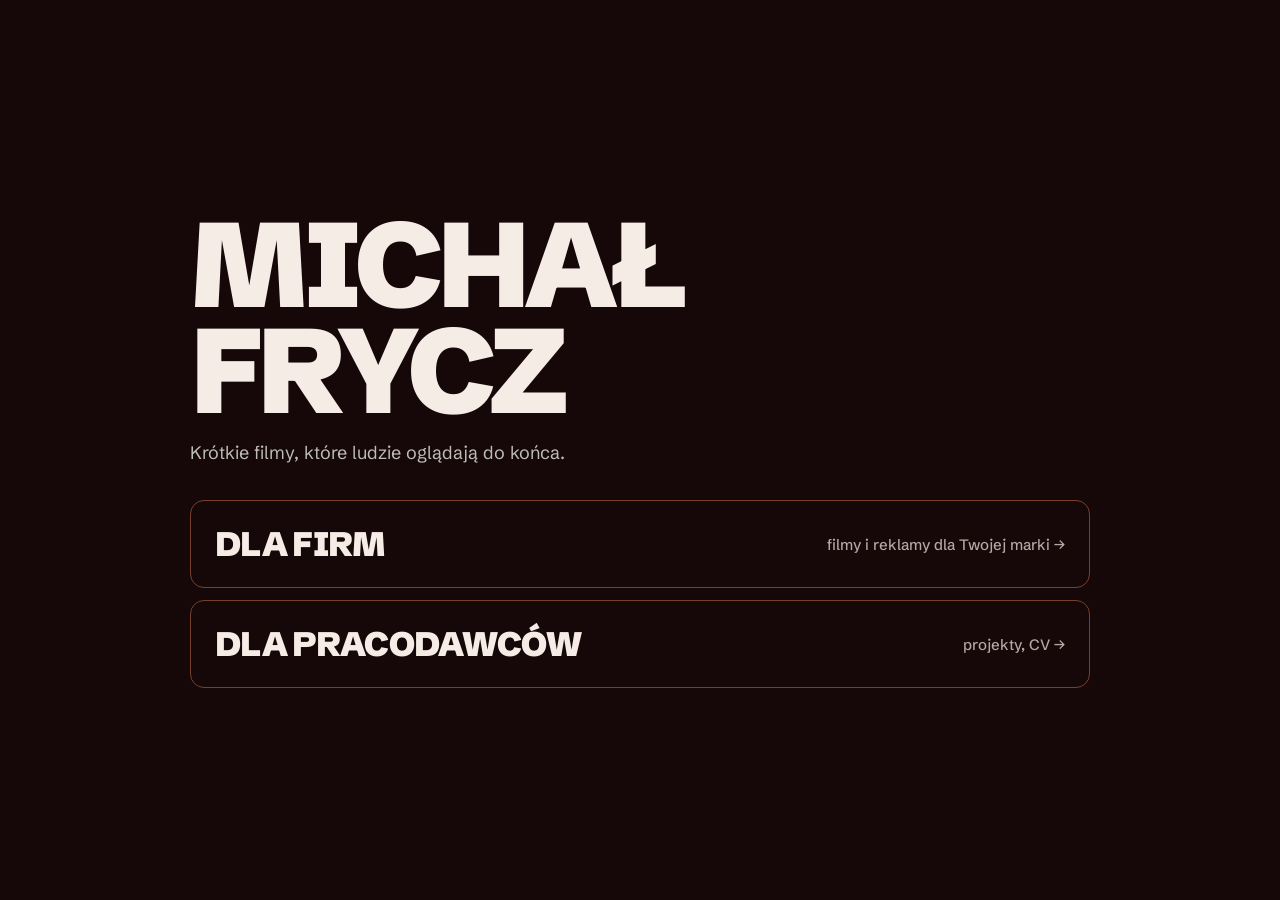
<file: index.html>
<!doctype html><html lang="pl"><head><meta charset="utf-8">
<link rel="icon" href="favicon.ico" sizes="48x48"><link rel="apple-touch-icon" href="apple-touch-icon.png">
<meta name="viewport" content="width=device-width, initial-scale=1">
<title>Michał Frycz – portfolio</title>
<link href="https://fonts.googleapis.com/css2?family=Schibsted+Grotesk:wght@500;900&display=swap" rel="stylesheet">
<style>:root{--tlo:#160709;--txt:#f6ece6;--szary:#a8908a}*{box-sizing:border-box;margin:0}html{background:var(--tlo);color:var(--txt);font-family:"Schibsted Grotesk",sans-serif}
body{min-height:100vh;display:grid;place-items:center;padding:24px}main{width:min(900px,100%)}
h1{font:900 clamp(48px,10vw,120px)/.88 "Schibsted Grotesk";letter-spacing:-.045em;text-transform:uppercase}
p{color:#bdbdb8;margin:18px 0 36px;font-size:18px}nav{display:grid;gap:12px}
a{display:flex;justify-content:space-between;align-items:center;border:1px solid rgba(182,102,68,.6);border-radius:14px;padding:22px 24px;color:inherit;text-decoration:none;font:900 clamp(22px,3vw,34px) "Schibsted Grotesk";text-transform:uppercase;letter-spacing:-.02em;transition:background .2s,color .2s}
a:hover,a:focus-visible{background:#8a1f1a;color:#fff;box-shadow:inset 0 0 0 1px #df8f75;outline:none}a span{font:500 15px "Schibsted Grotesk";text-transform:none;letter-spacing:0;color:inherit;opacity:.7}</style></head>
<body><main><h1>Michał<br>Frycz</h1><p>Krótkie filmy, które ludzie oglądają do końca.</p>
<nav><a href="firmy/">Dla firm <span>filmy i reklamy dla Twojej marki →</span></a><a href="praca/">Dla pracodawców <span>projekty, CV →</span></a></nav></main></body></html>
</file>
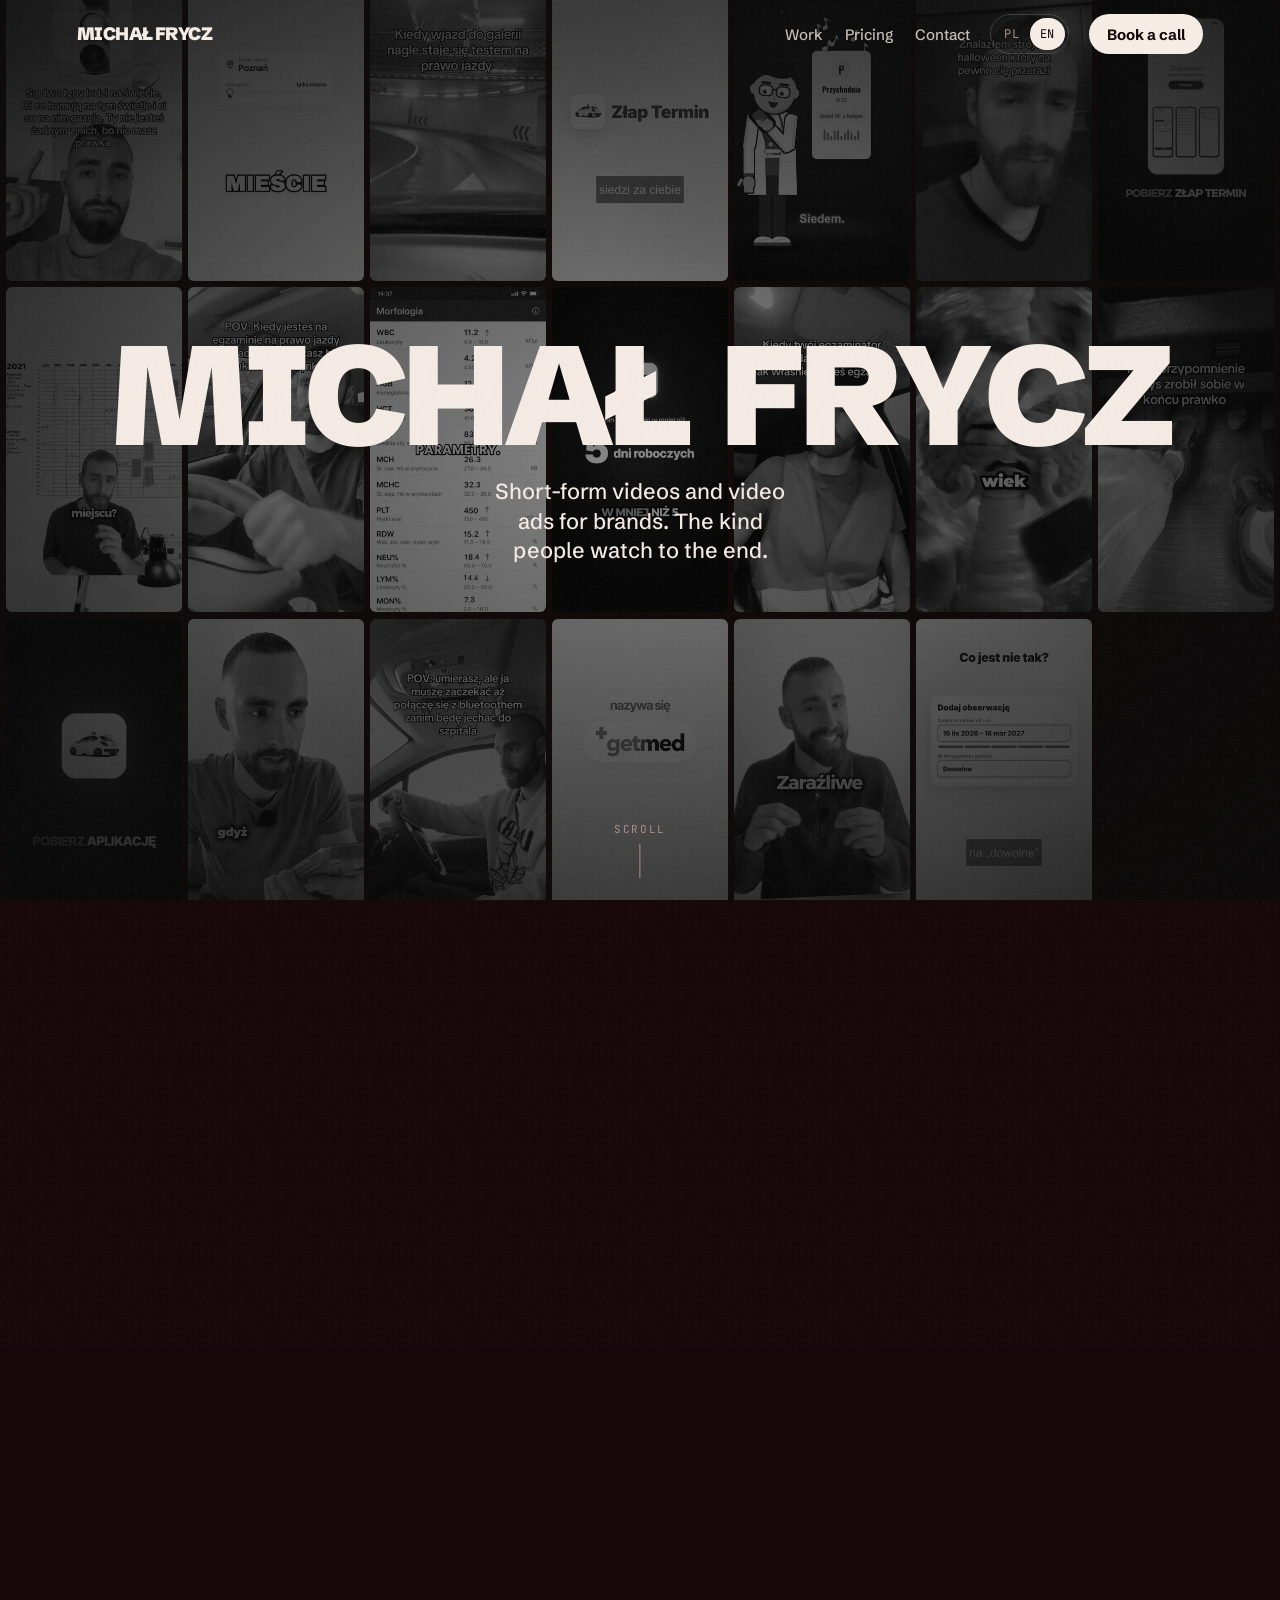
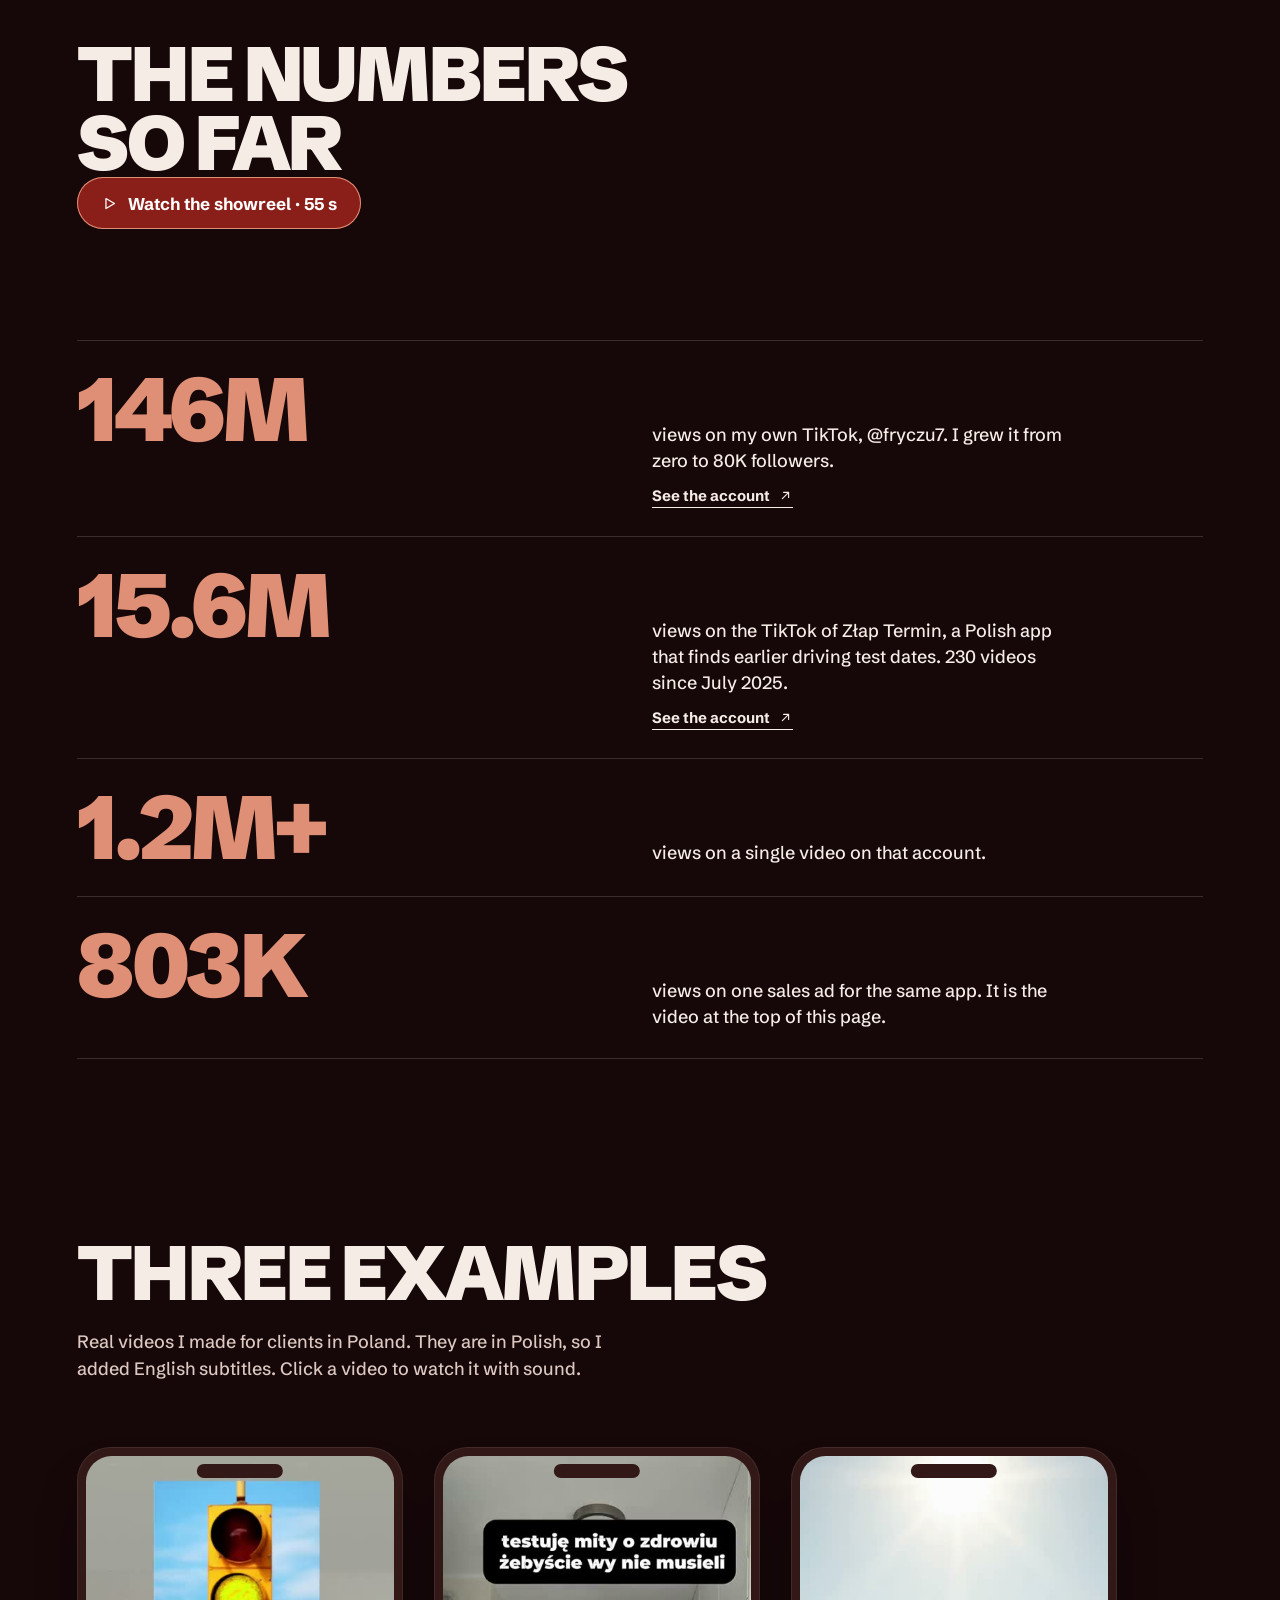
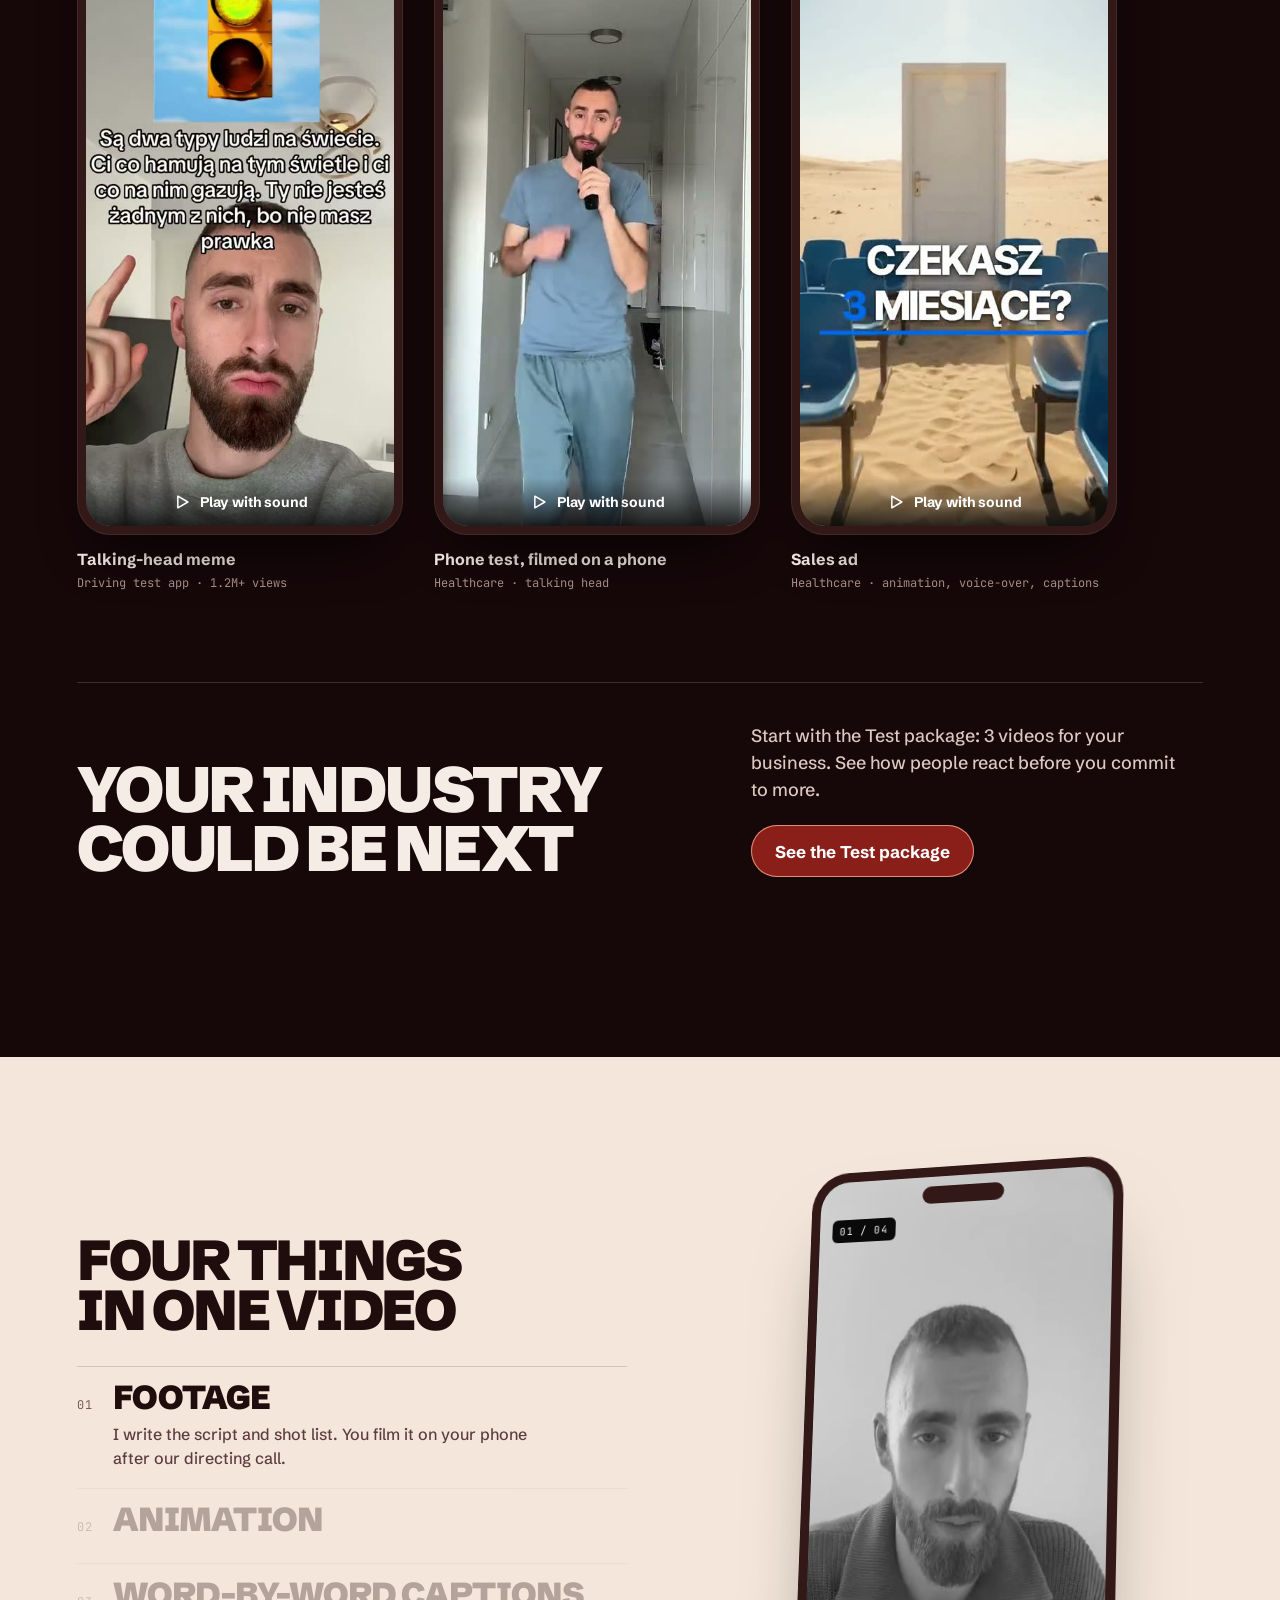
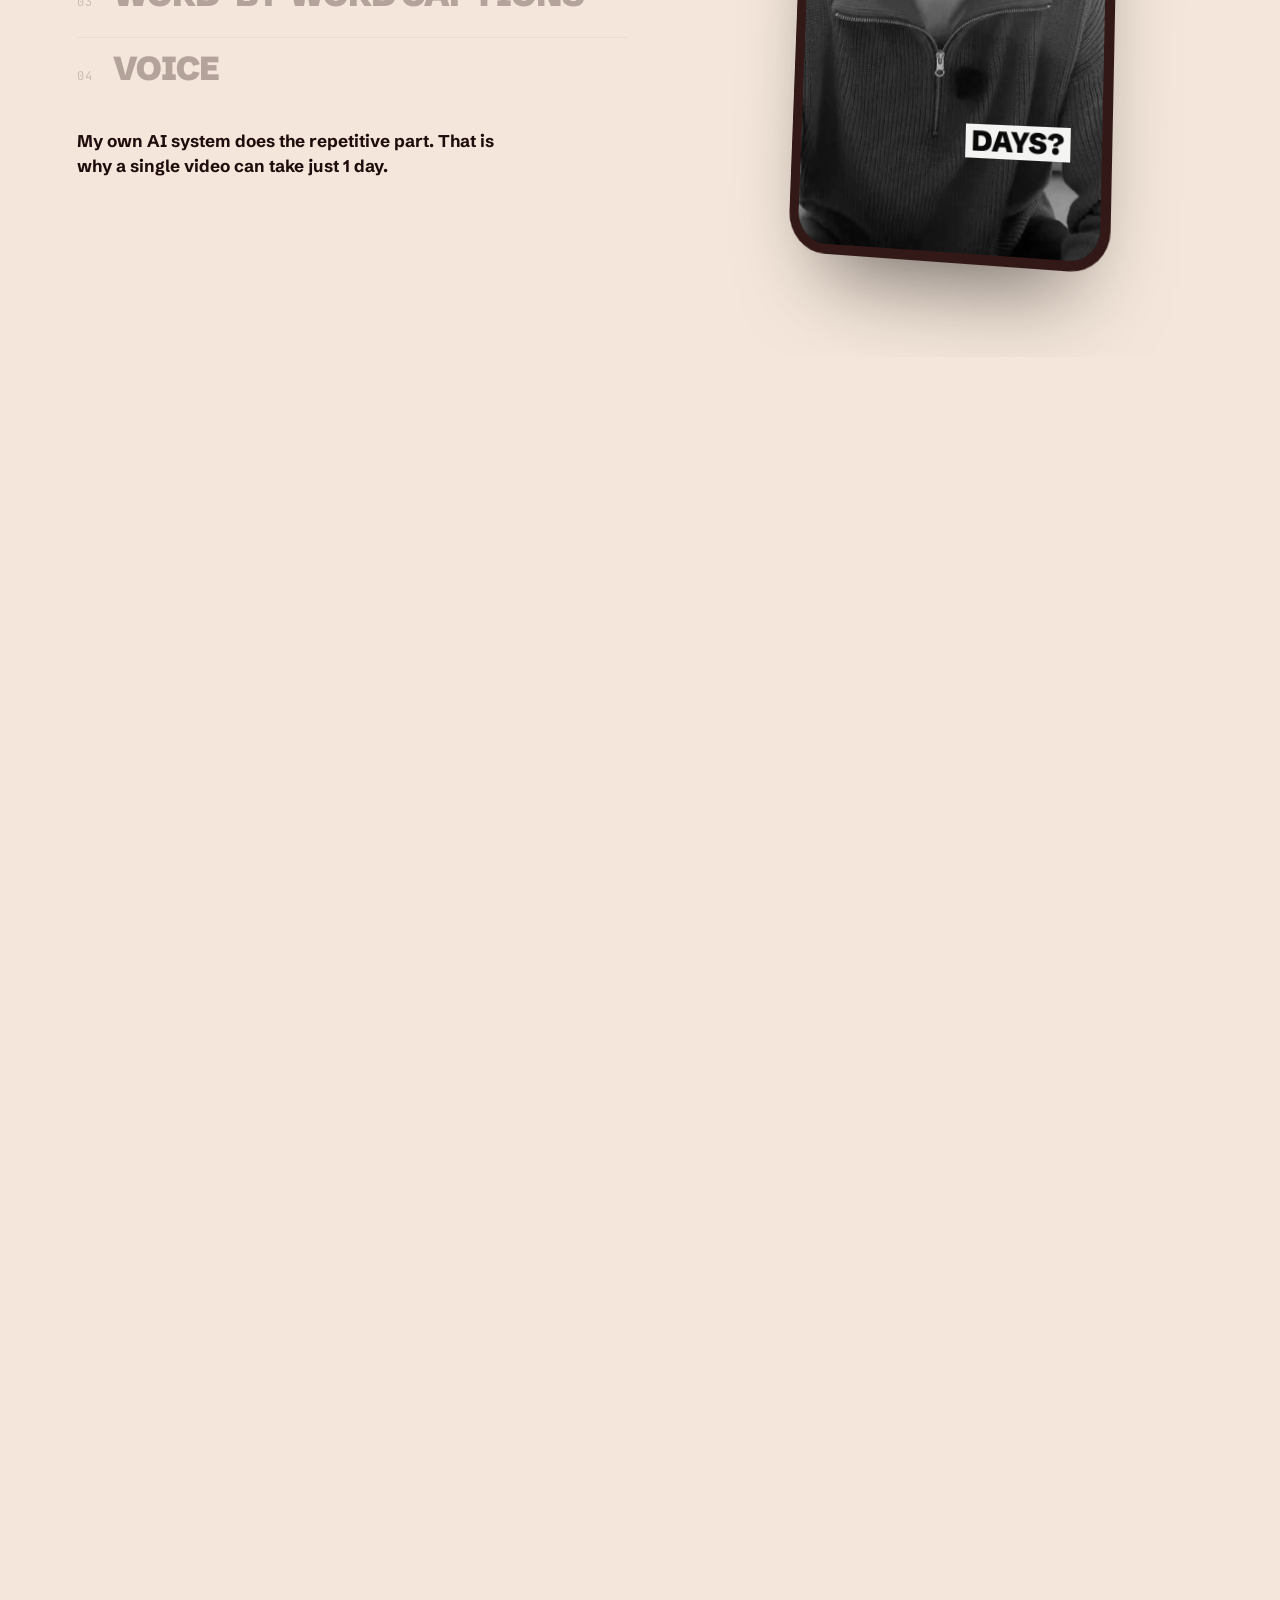
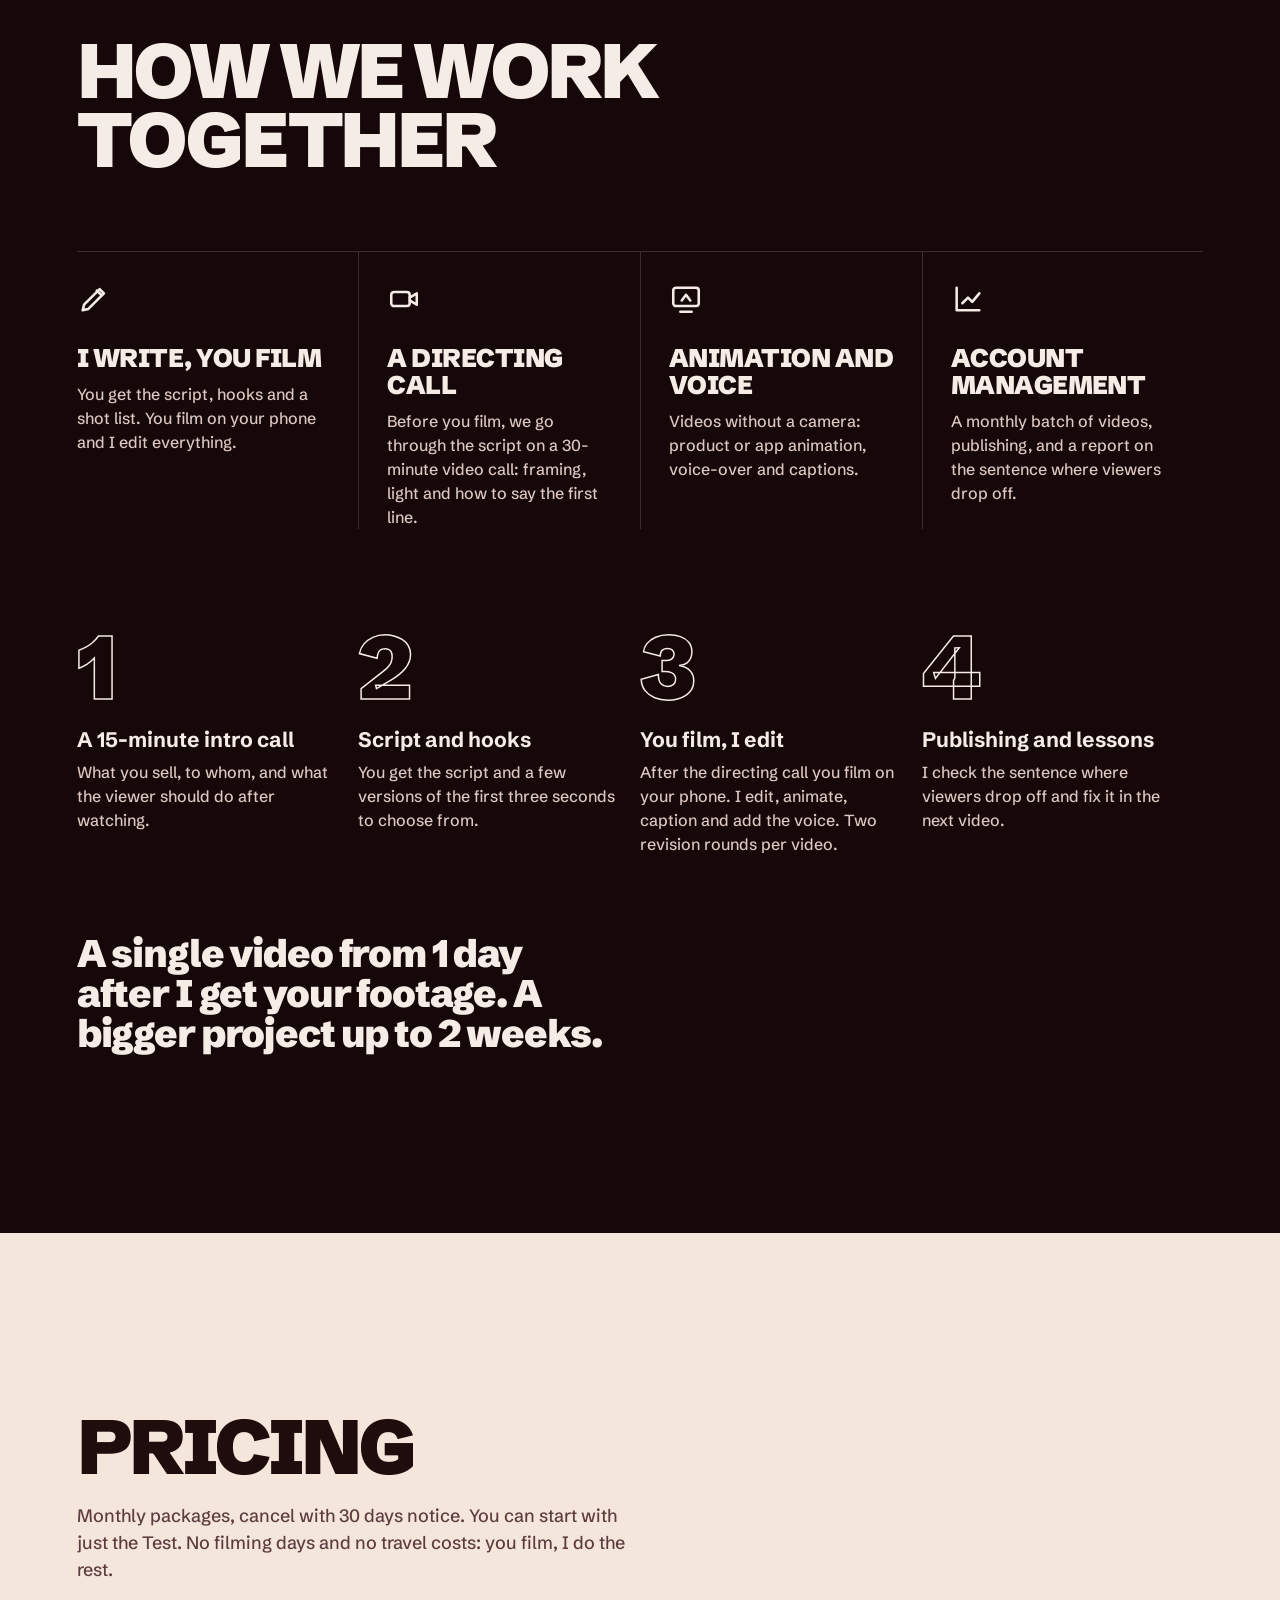
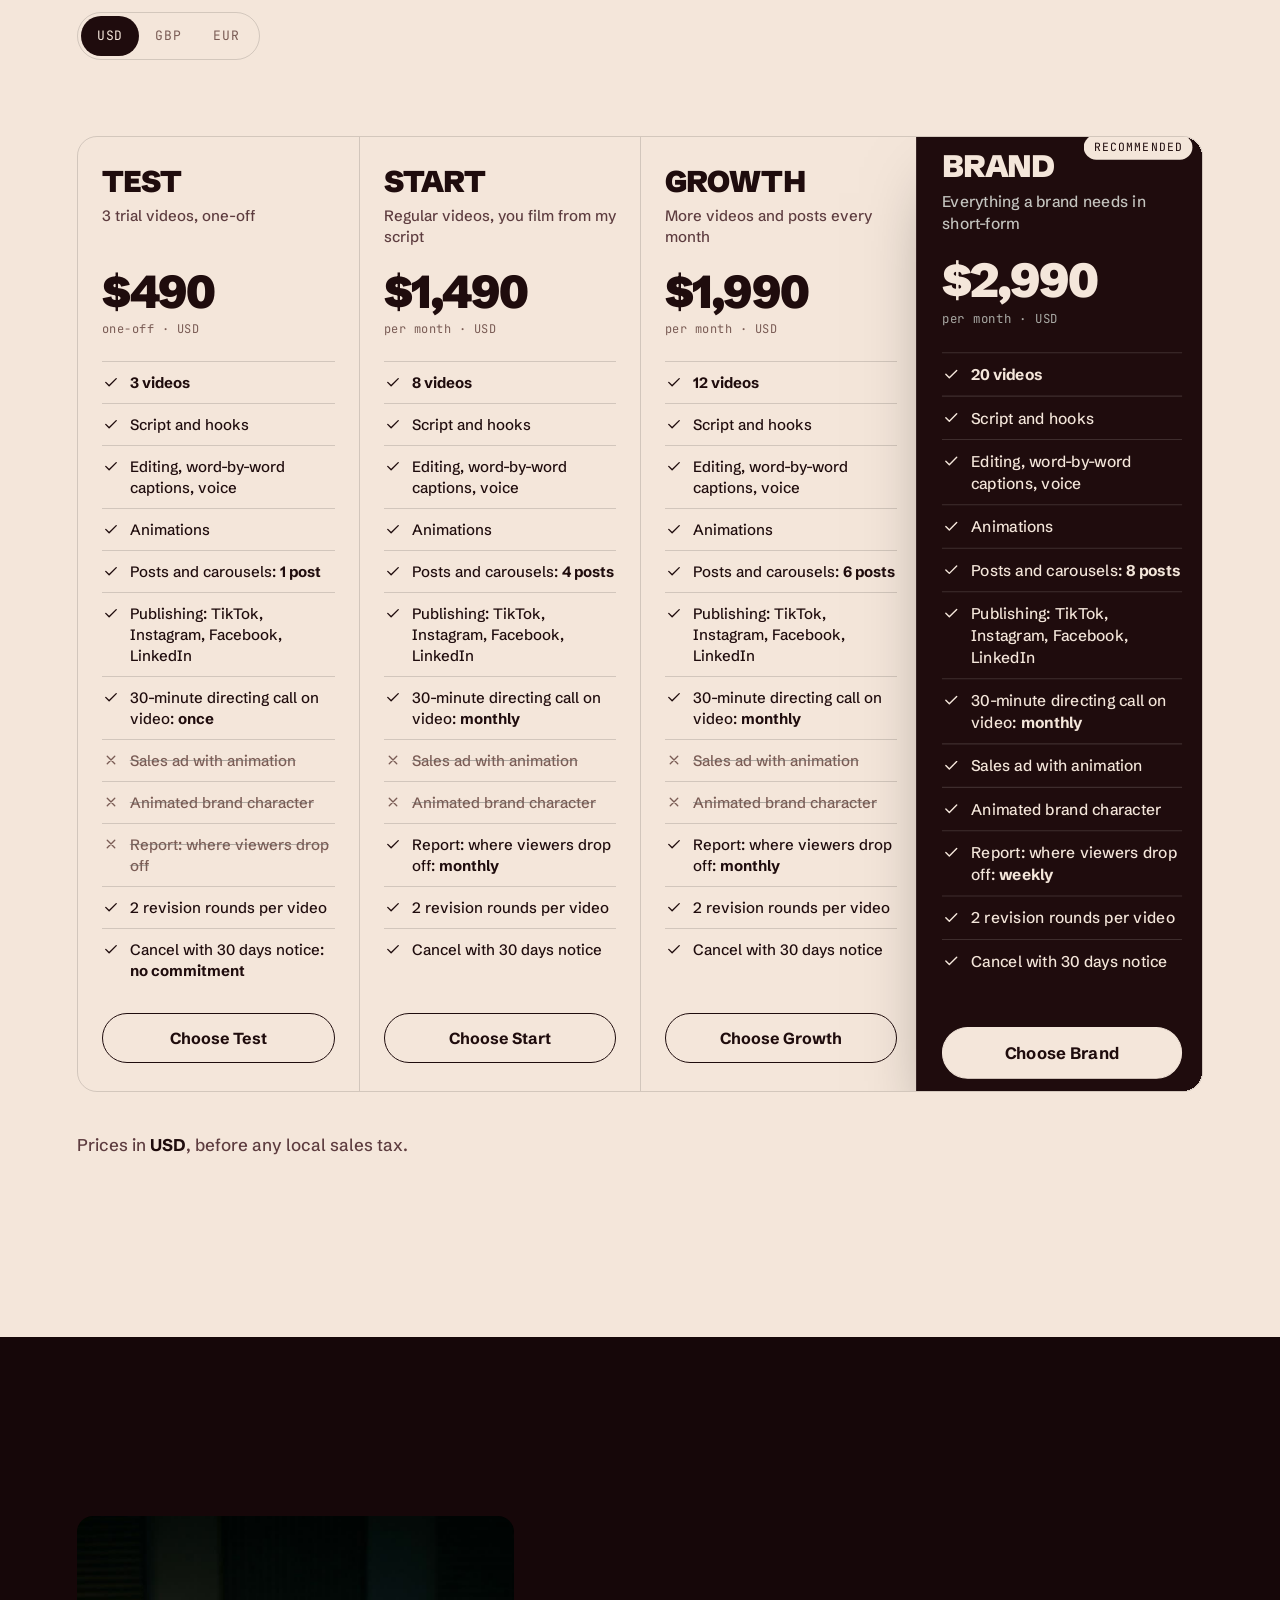
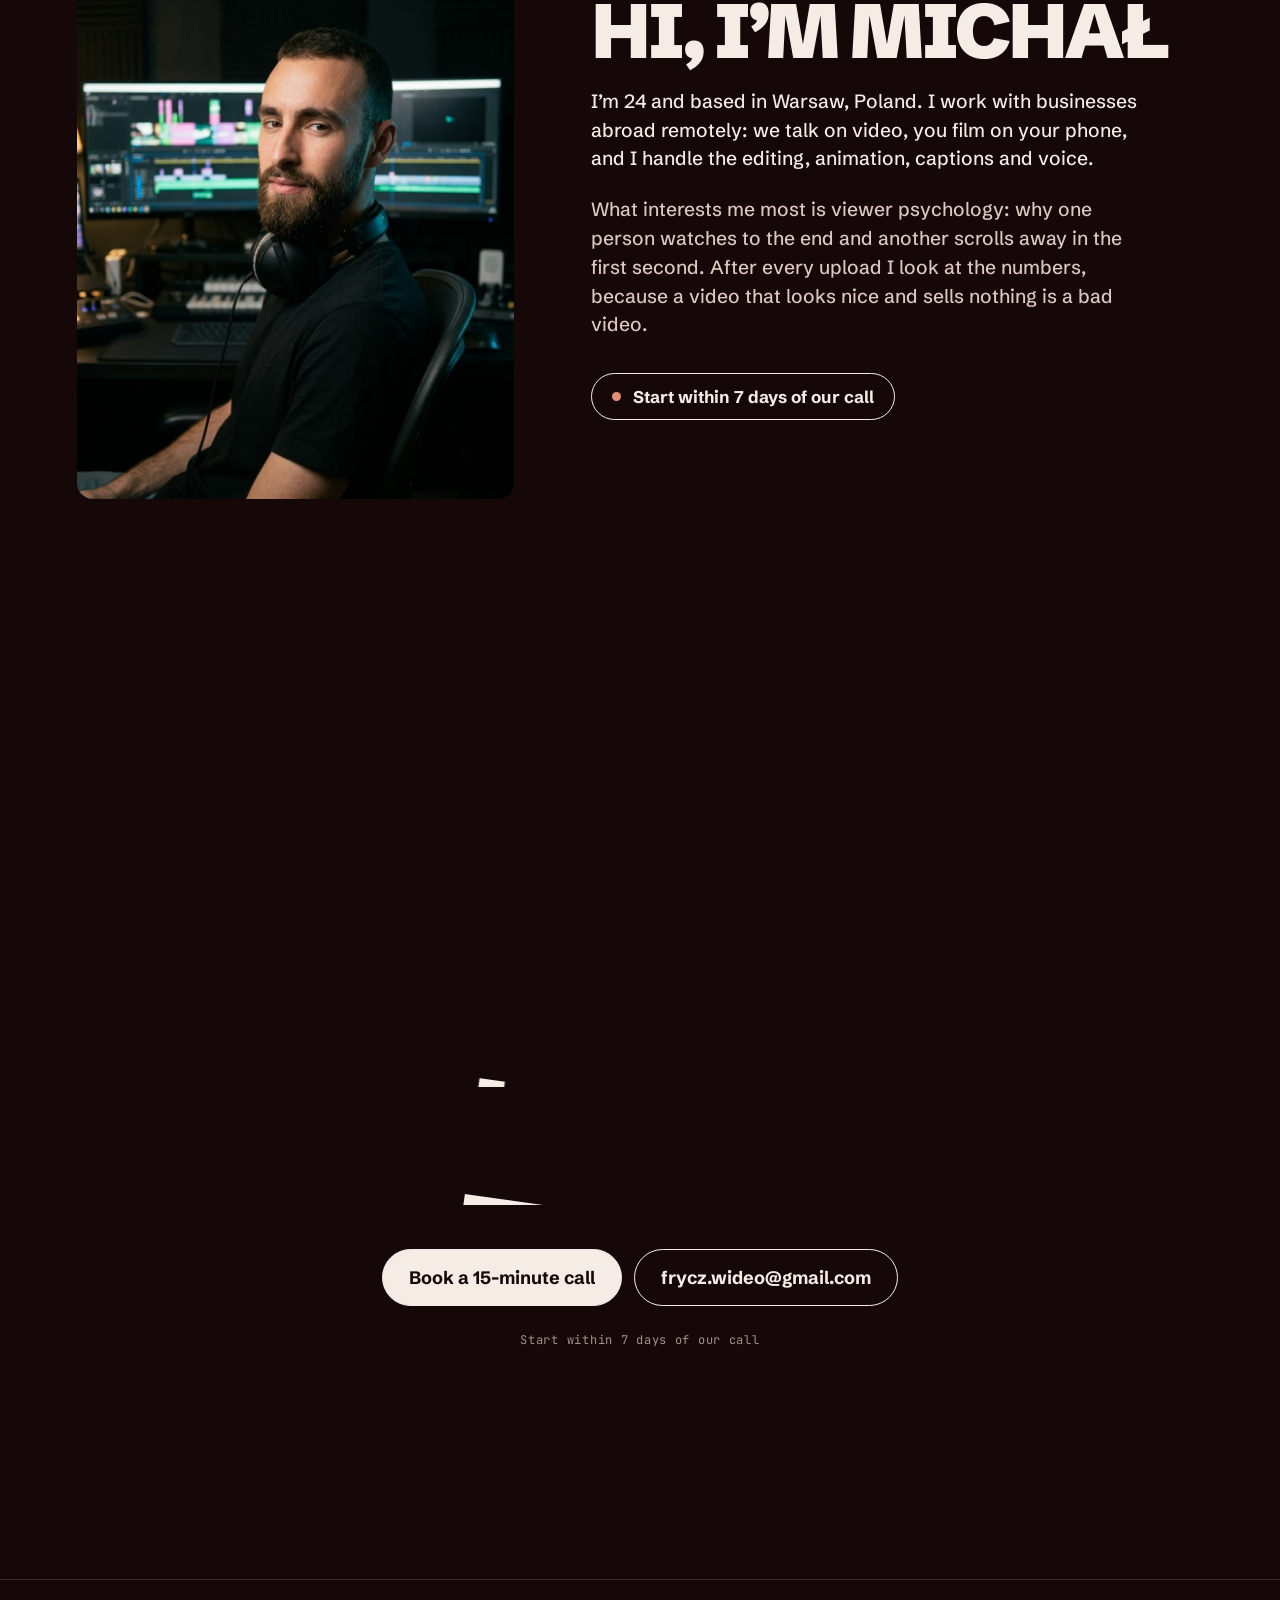
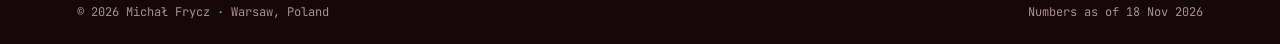
<file: en/index.html>
<!doctype html>
<html lang="en">
<head>
<meta charset="utf-8">
<link rel="icon" href="../favicon.ico" sizes="48x48"><link rel="apple-touch-icon" href="../apple-touch-icon.png">
<meta name="viewport" content="width=device-width, initial-scale=1">
<title>Michał Frycz · Short-form video and video ads for brands</title>
<meta name="description" content="Short-form videos and video ads for brands: script, animation, word-by-word captions and voice. You film on your phone, I do the rest. 15.6M TikTok views on an account I run.">
<link rel="alternate" hreflang="pl" href="../firmy/">
<link rel="alternate" hreflang="en" href="./">
<meta property="og:title" content="Michał Frycz · Short-form video for brands">
<meta property="og:description" content="Scripts, editing, captions and voice for short-form video. You film on your phone, I do the rest.">
<meta property="og:image" content="https://fryczu7.github.io/portfolio/firmy/media/wizytowka.jpg">
<link rel="preload" as="image" href="../firmy/media/wizytowka.jpg">
<link rel="preconnect" href="https://fonts.googleapis.com">
<link rel="preconnect" href="https://fonts.gstatic.com" crossorigin>
<link href="https://fonts.googleapis.com/css2?family=Schibsted+Grotesk:wght@400;500;700;900&family=JetBrains+Mono:wght@400&display=swap" rel="stylesheet">
<style>
/* ===== KOLORY: podmiana palety = zmiana tych linijek ===== */
:root{
  --tlo:#160709;          /* tło strony */
  --txt:#f6ece6;          /* tekst główny */
  --szary:#a8908a;        /* etykiety */
  --txt-2:#dcc8c0;        /* tekst drugiego planu na ciemnym */
  --jasne:#f4e6da;        /* tło jasnych sekcji */
  --jasne-txt:#1f0c0d;    /* tekst na jasnym */
  --jasne-txt-2:#5d3c3f;  /* tekst drugiego planu na jasnym */
  --jasne-szary:#7a5c55;  /* etykiety na jasnym */
  --kafel:#22100f;        /* tło filmu przed załadowaniem */
  --rama:#321816;         /* obudowa telefonu */
  --akcent:#df8f75;       /* akcent (na razie biel; później fiolet/brąz) */
  --linia:rgba(242,241,244,.16);
  --przycisk:#8a1f1a;       /* brąz przycisków (figa – wybór Michała 23.11) */
  --akcent-jasny:#8a1f1a;  /* liczby i obrys na jasnych sekcjach (7,5:1) */
  --linia-jasna:rgba(10,10,10,.14);
  --font:"Schibsted Grotesk",system-ui,sans-serif;
  --mono:"JetBrains Mono",ui-monospace,monospace;
  --margines:clamp(24px,6vw,96px);
  --wyj:cubic-bezier(.16,1,.3,1);
}
*{box-sizing:border-box;margin:0;padding:0}
html{background:var(--tlo);color:var(--txt);font-family:var(--font);-webkit-text-size-adjust:100%;scroll-padding-top:80px;scrollbar-color:#3a3a38 var(--tlo)}
body{overflow-x:clip;font-size:18px;line-height:1.5}
::selection{background:var(--txt);color:var(--tlo)}
.jasna ::selection{background:var(--jasne-txt);color:var(--jasne)}
a{color:inherit;text-underline-offset:.2em;text-decoration-thickness:1px}
a:focus-visible,button:focus-visible,[tabindex]:focus-visible{outline:2px solid var(--akcent);outline-offset:4px;border-radius:4px}
.jasna a:focus-visible,.jasna button:focus-visible{outline-color:var(--jasne-txt)}
img,video{display:block;max-width:100%}
button{font:inherit;color:inherit;cursor:pointer}
.sr{position:absolute;width:1px;height:1px;overflow:hidden;clip:rect(0 0 0 0);white-space:nowrap}
svg.ik{width:1em;height:1em;stroke:currentColor;fill:none;stroke-width:1.8;stroke-linecap:round;stroke-linejoin:round;flex:none}
.ziarno{position:fixed;inset:-50%;pointer-events:none;z-index:55;opacity:.07;background:url("data:image/svg+xml,%3Csvg xmlns='http://www.w3.org/2000/svg' width='200' height='200'%3E%3Cfilter id='n'%3E%3CfeTurbulence baseFrequency='.85' numOctaves='3'/%3E%3C/filter%3E%3Crect width='200' height='200' filter='url(%23n)'/%3E%3C/svg%3E");animation:ziarno .5s steps(4) infinite}
@keyframes ziarno{25%{transform:translate(-3%,2%)}50%{transform:translate(2%,-4%)}75%{transform:translate(-1%,3%)}}

/* ===== GÓRNY PASEK ===== */
.gora{position:fixed;z-index:70;top:0;left:0;right:0;display:flex;align-items:center;gap:20px;padding:14px var(--margines);color:var(--txt);border-bottom:1px solid transparent;transition:background .4s,border-color .4s}
.gora.pelna{background:var(--tlo);border-bottom-color:var(--linia)}
.gora .znak{font:900 18px/1 var(--font);letter-spacing:-.03em;text-transform:uppercase;text-decoration:none;margin-right:auto}
.gora nav{display:flex;gap:22px;font:500 15px var(--font)}
.gora nav a{text-decoration:none;opacity:.8}
.gora nav a:hover{opacity:1;text-decoration:underline}
.jezyki{display:flex;border:1px solid var(--linia);border-radius:999px;padding:3px}
.jezyki button{background:none;border:0;font:400 12px var(--mono);letter-spacing:.06em;padding:7px 10px;border-radius:999px;color:var(--szary);min-height:32px}
.jezyki button[aria-pressed=true]{background:var(--txt);color:var(--tlo)}
.gora .umow{background:var(--txt);color:var(--tlo);font:700 15px var(--font);padding:10px 18px;border-radius:999px;text-decoration:none;min-height:40px;display:inline-flex;align-items:center}

/* ===== 1. ŚCIANA → WIZYTÓWKA ===== */
.s1{height:340vh;position:relative}
.s1 .przyk{position:sticky;top:0;height:100vh;height:100svh;overflow:hidden;perspective:1400px}
.sciana{position:absolute;inset:0;display:grid;grid-template-columns:repeat(7,1fr);grid-auto-rows:calc((100vw/7)*16/9);gap:6px;padding:6px;align-content:center;transform-style:preserve-3d}
.kafel{position:relative;border-radius:6px;overflow:hidden;background:var(--kafel);will-change:transform,opacity}
.kafel video{width:100%;height:100%;object-fit:cover;filter:grayscale(1) contrast(1.05) brightness(.8)}
.zaslona{position:absolute;inset:0;background:radial-gradient(ellipse at center,rgba(10,10,10,.35),rgba(10,10,10,.9));pointer-events:none}
.tytul{position:absolute;inset:0;display:flex;flex-direction:column;justify-content:center;align-items:center;text-align:center;pointer-events:none;padding:0 var(--margines)}
.tytul h1{font:900 clamp(52px,11vw,176px)/.86 var(--font);letter-spacing:-.045em;text-transform:uppercase;white-space:nowrap}
.tytul h1 span{display:inline-block;will-change:transform}
.tytul h1 .spacja{width:.24em}
.oferta{font:500 clamp(18px,1.7vw,24px)/1.35 var(--font);margin-top:22px;max-width:30ch;text-wrap:balance}
.przewin{position:absolute;bottom:22px;left:50%;transform:translateX(-50%);font:400 11px var(--mono);letter-spacing:.14em;text-transform:uppercase;color:var(--szary);display:flex;flex-direction:column;align-items:center;gap:8px}
.przewin i{display:block;width:1px;height:34px;background:var(--szary);transform-origin:top;animation:kreska 1.8s var(--wyj) infinite}
@keyframes kreska{0%{transform:scaleY(0)}60%{transform:scaleY(1);opacity:1}100%{transform:scaleY(1);opacity:0}}
.kadr{position:absolute;left:50%;top:50%;height:min(80vh,760px);aspect-ratio:9/16;transform:translate(-50%,-50%) scale(.2);opacity:0;will-change:transform,opacity;margin:0}
.kadr .ekran{width:100%;height:100%;border-radius:18px;overflow:hidden;background:var(--kafel);position:relative}
.kadr video{width:100%;height:100%;object-fit:cover}
.kadr figcaption{position:absolute;top:100%;left:-20%;right:-20%;margin-top:12px;font:400 12px/1.4 var(--mono);letter-spacing:.04em;color:var(--txt-2);text-align:center}
.dzwiek{position:absolute;right:12px;bottom:12px;display:inline-flex;align-items:center;gap:8px;border:0;background:rgba(10,10,10,.72);color:#fff;font:700 14px var(--font);padding:10px 14px;border-radius:999px;backdrop-filter:blur(6px);-webkit-backdrop-filter:blur(6px);min-height:40px;z-index:2}
.dzwiek svg{font-size:18px}
.dzwiek .wl{display:none}
.dzwiek[aria-pressed=true] .wl{display:block}
.dzwiek[aria-pressed=true] .wy{display:none}
.panel-liczb{position:absolute;left:var(--margines);top:50%;transform:translateY(-50%);width:min(40vw,520px);opacity:0;font-variant-numeric:tabular-nums;z-index:3}
.panel-liczb .wiersz{padding:18px 0;border-top:1px solid var(--linia)}
.panel-liczb .wiersz:first-of-type{border-top:0;padding-top:0}
.panel-liczb b{display:block;font:900 clamp(44px,6.2vw,100px)/.88 var(--font);letter-spacing:-.045em}
.panel-liczb span{display:block;margin-top:8px;font:500 clamp(15px,1.2vw,17px)/1.4 var(--font);color:var(--txt-2);max-width:34ch}

/* ===== WSPÓLNE ===== */
.sekcja{padding:clamp(96px,14vw,180px) var(--margines)}
.naglowek{font:900 clamp(40px,6vw,96px)/.9 var(--font);letter-spacing:-.04em;text-transform:uppercase;max-width:16ch;text-wrap:balance}
.wstep{font:500 clamp(17px,1.4vw,20px)/1.5 var(--font);color:var(--txt-2);max-width:52ch;margin-top:22px}
.jasna{background:var(--jasne);color:var(--jasne-txt)}
.jasna .wstep{color:var(--jasne-txt-2)}
.wejdz{opacity:0;transform:translateY(40px);transition:opacity .9s var(--wyj),transform .9s var(--wyj)}
.wejdz.widac{opacity:1;transform:none}

/* ===== LICZBY ===== */
.liczby{margin-top:clamp(48px,6vw,80px);border-top:1px solid var(--linia);list-style:none}
.liczby li{display:grid;grid-template-columns:minmax(0,6fr) minmax(0,6fr);gap:24px;align-items:baseline;padding:28px 0;border-bottom:1px solid var(--linia)}
.liczby b{font:900 clamp(48px,7vw,112px)/.9 var(--font);letter-spacing:-.045em;white-space:nowrap}
.liczby p{font:500 clamp(17px,1.4vw,21px)/1.45 var(--font);max-width:38ch}
.liczby a{display:inline-flex;align-items:center;gap:8px;margin-top:12px;font:700 15px var(--font);text-decoration:none;border-bottom:1px solid currentColor;padding-bottom:2px}
.liczby .zrzut{margin-top:16px;max-width:260px;width:100%;height:auto;display:block;border-radius:10px;overflow:hidden;border:1px solid var(--linia)}

/* ===== BRANŻE ===== */
.branze{display:flex;flex-wrap:wrap;gap:10px;margin-top:clamp(40px,5vw,64px)}
.branze button{display:inline-flex;align-items:center;gap:12px;background:none;border:1px solid var(--linia);border-radius:999px;padding:12px 22px 12px 16px;font:700 17px var(--font);min-height:52px;transition:background .3s,color .3s,border-color .3s}
.branze button svg{font-size:24px}
.branze button[aria-selected=true]{background:var(--txt);color:var(--tlo);border-color:var(--txt)}
.branze button:hover:not([aria-selected=true]){border-color:var(--txt)}
.panel-branzy{margin-top:40px}
.panel-branzy[hidden]{display:none}
.telefony{display:grid;grid-template-columns:repeat(4,minmax(0,1fr));gap:clamp(14px,2.4vw,36px)}
.telefon{background:none;border:0;padding:0;text-align:left;color:inherit;opacity:0;transform:translateY(60px) rotate(var(--obr,0deg));transition:opacity .8s var(--wyj),transform .8s var(--wyj)}
.panel-branzy.widac .telefon{opacity:1;transform:rotate(0)}
.telefon .obudowa{position:relative;aspect-ratio:9/19;border-radius:clamp(22px,2.6vw,36px);background:var(--rama);padding:clamp(6px,.7vw,10px);box-shadow:0 30px 60px -30px #000,inset 0 0 0 1px rgba(255,255,255,.08);transition:transform .5s var(--wyj)}
.telefon:hover .obudowa{transform:translateY(-8px)}
.telefon .ekran{position:relative;height:100%;border-radius:clamp(16px,2vw,28px);overflow:hidden;background:var(--kafel)}
.telefon .ekran::before{content:"";position:absolute;top:8px;left:50%;width:28%;height:14px;transform:translateX(-50%);background:var(--rama);border-radius:999px;z-index:2}
.telefon video{width:100%;height:100%;object-fit:cover}
.telefon .graj{position:absolute;inset:auto 0 0 0;display:flex;align-items:center;justify-content:center;gap:8px;padding:14px;background:linear-gradient(transparent,rgba(10,10,10,.85));font:700 14px var(--font);color:#fff;z-index:2;transition:opacity .3s}
.telefon.gra .graj{opacity:0}
.telefon .graj svg{font-size:20px}
.telefon h3{font:700 16px/1.3 var(--font);margin-top:14px}
.telefon p{font:400 12px/1.5 var(--mono);color:var(--szary);margin-top:4px}
.twoja{display:grid;grid-template-columns:minmax(0,7fr) minmax(0,5fr);gap:40px;align-items:end;border-top:1px solid var(--linia);padding-top:40px}
.twoja h3{font:900 clamp(36px,5vw,80px)/.92 var(--font);letter-spacing:-.04em;text-transform:uppercase;text-wrap:balance}
.twoja p{font:500 clamp(17px,1.4vw,20px)/1.5 var(--font);color:var(--txt-2);max-width:40ch}
.przycisk{display:inline-flex;align-items:center;gap:10px;margin-top:22px;font:700 17px var(--font);padding:15px 24px;border-radius:999px;text-decoration:none;background:var(--txt);color:var(--tlo);min-height:52px;transition:transform .3s var(--wyj)}
.przycisk:hover{transform:translateY(-2px)}
.jasna .przycisk{background:var(--jasne-txt);color:var(--jasne)}

/* ===== CO ROBIĘ (składanie kadru) ===== */
.s2{height:400vh;position:relative}
.s2 .przyk{position:sticky;top:0;height:100vh;height:100svh;overflow:hidden;display:grid;grid-template-columns:minmax(0,1.1fr) minmax(0,1fr);align-items:center;gap:var(--margines);padding:0 var(--margines)}
.s2-tekst .naglowek{font-size:clamp(36px,4.4vw,72px);max-width:13ch}
.uslugi{list-style:none;margin-top:30px;display:grid;gap:4px}
.uslugi li{padding:14px 0;border-top:1px solid var(--linia-jasna);opacity:.3;transition:opacity .5s var(--wyj)}
.uslugi li.on{opacity:1}
.uslugi h3{display:flex;align-items:baseline;gap:14px;font:900 clamp(24px,2.6vw,40px)/1 var(--font);letter-spacing:-.03em;text-transform:uppercase}
.uslugi h3 small{font:400 12px var(--mono);letter-spacing:.06em;color:var(--jasne-szary);width:22px}
.uslugi p{font:500 16px/1.5 var(--font);color:var(--jasne-txt-2);max-width:42ch;margin:8px 0 0 36px;max-height:0;overflow:hidden;transition:max-height .6s var(--wyj)}
.uslugi li.on p{max-height:6em}
.system{margin-top:22px;font:700 17px/1.45 var(--font);max-width:40ch}
.sklad{justify-self:center;position:relative;height:min(78vh,700px);aspect-ratio:9/19;perspective:1600px}
.sklad .obudowa{position:absolute;inset:0;border-radius:40px;background:var(--rama);padding:10px;box-shadow:0 50px 90px -40px rgba(0,0,0,.6);will-change:transform}
.sklad .ekran{position:relative;height:100%;border-radius:31px;overflow:hidden;background:#111}
.sklad .ekran::before{content:"";position:absolute;top:10px;left:50%;width:28%;height:18px;transform:translateX(-50%);background:var(--rama);border-radius:999px;z-index:9}
.sklad video{width:100%;height:100%;object-fit:cover;transition:filter .6s}
.sklad .w{position:absolute;inset:0;pointer-events:none}
.w-anim{display:flex;justify-content:center;align-items:flex-start;padding-top:72px}
.w-anim .karta{width:80%;background:#fff;color:#0a0a0a;border-radius:16px;padding:14px 16px;box-shadow:0 18px 40px -14px rgba(0,0,0,.55);font:700 14px var(--font);transform:translateY(-140%) scale(.9);opacity:0;transition:transform .8s var(--wyj),opacity .5s}
.w-anim .karta b{display:block;font:900 32px/1 var(--font);letter-spacing:-.03em;margin-top:4px}
.w-anim .pasek{height:6px;border-radius:9px;background:#e6e6e3;margin-top:10px;overflow:hidden}
.w-anim .pasek i{display:block;height:100%;width:0;background:#0a0a0a;transition:width 1.2s var(--wyj) .3s}
.krok-2 .w-anim .karta{transform:none;opacity:1}
.krok-2 .w-anim .pasek i{width:72%}
.w-napisy{display:flex;align-items:flex-end;justify-content:center;padding:0 8% 30%}
.w-napisy p{font:900 clamp(20px,2.2vw,28px)/1.15 var(--font);text-transform:uppercase;color:#fff;text-align:center;text-shadow:0 2px 0 #000,0 0 18px rgba(0,0,0,.7)}
.w-napisy span{display:inline-block;opacity:0;transform:translateY(30%) scale(.8);transition:opacity .25s,transform .4s var(--wyj)}
.w-napisy span.on{opacity:1;transform:none}
.w-napisy span.akt{background:#f4f4f2;color:#0a0a0a;padding:0 6px;text-shadow:none}
.w-glos{display:flex;align-items:flex-end;justify-content:center;padding-bottom:10%}
.w-glos .fala{display:flex;gap:3px;align-items:center;height:44px;width:70%;opacity:0;transform:scaleY(.2);transition:opacity .5s,transform .6s var(--wyj)}
.krok-4 .w-glos .fala{opacity:1;transform:none}
.w-glos .fala i{flex:1;background:#f4f4f2;border-radius:2px;animation:fala 1.1s ease-in-out infinite}
@keyframes fala{50%{transform:scaleY(.35)}}
.znacznik{position:absolute;left:14px;top:40px;z-index:8;font:400 11px var(--mono);letter-spacing:.06em;background:#0a0a0a;color:#f4f4f2;padding:5px 8px;border-radius:6px}

/* ===== JAK PRACUJĘ ===== */
.sposoby{list-style:none;margin-top:clamp(48px,6vw,80px);display:grid;grid-template-columns:repeat(4,minmax(0,1fr));border-top:1px solid var(--linia)}
.sposoby li{padding:30px 28px 0 0}
.sposoby li+li{padding-left:28px;border-left:1px solid var(--linia)}
.sposoby svg{font-size:34px}
.sposoby h3{font:900 clamp(22px,2vw,30px)/1.05 var(--font);letter-spacing:-.02em;text-transform:uppercase;margin-top:22px}
.sposoby p{font:500 16px/1.5 var(--font);color:var(--txt-2);margin-top:10px;max-width:30ch}
.kroki{list-style:none;margin-top:clamp(72px,8vw,120px);display:grid;grid-template-columns:repeat(4,minmax(0,1fr));counter-reset:k}
.kroki li{padding-right:24px;counter-increment:k;position:relative}
.kroki li::before{content:counter(k);display:block;font:900 clamp(64px,7vw,120px)/.8 var(--font);letter-spacing:-.05em;color:transparent;-webkit-text-stroke:1.5px var(--txt);margin-bottom:24px}
.kroki h3{font:700 21px/1.2 var(--font)}
.kroki p{font:500 16px/1.5 var(--font);color:var(--txt-2);margin-top:8px;max-width:28ch}
.czas{margin-top:clamp(56px,6vw,80px);font:900 clamp(26px,3vw,44px)/1.05 var(--font);letter-spacing:-.03em;max-width:26ch;text-wrap:balance}

/* ===== CENNIK ===== */
.pakiety{margin-top:clamp(48px,6vw,80px);display:grid;grid-template-columns:repeat(4,minmax(0,1fr));border:1px solid var(--linia-jasna);border-radius:20px;overflow:hidden}
.pakiet{display:flex;flex-direction:column;padding:30px 24px 28px;border-left:1px solid var(--linia-jasna);position:relative}
.pakiet:first-child{border-left:0}
.pakiet.polecany{background:var(--jasne-txt);color:var(--jasne);border-left-color:var(--jasne-txt);transform:scale(1.035);border-radius:16px;box-shadow:0 40px 70px -30px rgba(0,0,0,.5);z-index:2}
.pakiet .znaczek{position:absolute;top:14px;right:14px;font:400 11px var(--mono);letter-spacing:.08em;text-transform:uppercase;background:var(--jasne);color:var(--jasne-txt);padding:5px 9px;border-radius:999px}
.pakiet h3{font:900 30px/1 var(--font);letter-spacing:-.03em;text-transform:uppercase}
.pakiet .dla{font:500 15px/1.4 var(--font);margin-top:8px;color:var(--jasne-txt-2);min-height:2.8em}
.pakiet.polecany .dla{color:#c4c4bf}
.cena{margin-top:22px;font-variant-numeric:tabular-nums}
.cena .od{font:500 16px var(--font);vertical-align:top}
.cena b{font:900 clamp(40px,3.6vw,58px)/1 var(--font);letter-spacing:-.04em}
.cena .zl{font:700 20px var(--font)}
.cena small{display:block;font:400 12px var(--mono);letter-spacing:.04em;color:var(--jasne-szary);margin-top:6px}
.pakiet.polecany .cena small{color:#a9a9a4}
.cena .bez{display:none;font:700 22px/1.2 var(--font)}
[data-ceny=nie] .cena .kwota{display:none}
[data-ceny=nie] .cena .bez{display:block}
.pakiet ul{list-style:none;margin-top:24px;flex:1}
.pakiet li{display:flex;gap:10px;align-items:flex-start;font:500 15px/1.4 var(--font);padding:10px 0;border-top:1px solid var(--linia-jasna)}
.pakiet.polecany li{border-top-color:rgba(244,244,242,.14)}
.pakiet li svg{font-size:18px;margin-top:1px}
.pakiet li.nie{color:var(--jasne-szary);text-decoration:line-through;text-decoration-color:rgba(106,106,102,.5)}
.pakiet.polecany li.nie{color:#8a8a86}
.pakiet .wybierz{margin-top:22px;display:flex;justify-content:center;font:700 16px var(--font);padding:14px 18px;border-radius:999px;text-decoration:none;border:1px solid currentColor;min-height:50px;align-items:center;transition:background .3s,color .3s}
.pakiet .wybierz:hover{background:var(--jasne-txt);color:var(--jasne)}
.pakiet.polecany .wybierz{background:var(--jasne);color:var(--jasne-txt);border-color:var(--jasne)}
.pakiet.polecany .wybierz:hover{background:transparent;color:var(--jasne)}
.dodatki{display:flex;flex-wrap:wrap;gap:12px 40px;margin-top:40px;font:500 17px/1.5 var(--font);color:var(--jasne-txt-2)}
.dodatki b{color:var(--jasne-txt);font-weight:700}

/* ===== O MNIE ===== */
.omnie{display:grid;grid-template-columns:minmax(0,5fr) minmax(0,7fr);gap:clamp(32px,6vw,110px);align-items:center}
.zdjecie{position:relative;border-radius:16px;overflow:hidden;aspect-ratio:3/4;background:var(--kafel)}
.zdjecie img,.zdjecie video{width:100%;height:100%;object-fit:cover}
.zdjecie video{position:absolute;inset:0}
.omnie p{font:500 clamp(18px,1.5vw,22px)/1.5 var(--font);max-width:46ch;margin-top:22px}
.omnie p + p{color:var(--txt-2)}
.dostepnosc{display:inline-flex;align-items:center;gap:12px;margin-top:34px;font:700 17px var(--font);border:1px solid var(--txt);border-radius:999px;padding:12px 20px}
.dostepnosc i{width:9px;height:9px;border-radius:50%;background:var(--akcent);animation:puls 2s var(--wyj) infinite}
@keyframes puls{0%{box-shadow:0 0 0 0 rgba(244,244,242,.6)}100%{box-shadow:0 0 0 12px rgba(244,244,242,0)}}

/* ===== KONIEC ===== */
.koniec{min-height:100vh;display:grid;place-items:center;text-align:center;padding:120px var(--margines) 60px}
.koniec h2{font:900 clamp(56px,10vw,170px)/.86 var(--font);letter-spacing:-.045em;text-transform:uppercase}
.koniec h2 .wiersz-k{display:block;overflow:hidden;padding-bottom:.06em}
.koniec h2 .wiersz-k > span{display:inline-block;transform:translateY(110%) rotate(8deg);transition:transform .9s var(--wyj)}
.koniec.widac h2 .wiersz-k > span{transform:none}
.kontakt{display:flex;flex-wrap:wrap;gap:12px;justify-content:center;margin-top:44px}
.kontakt a{font:700 18px var(--font);padding:16px 26px;border-radius:999px;text-decoration:none;border:1px solid var(--txt);min-height:52px;display:inline-flex;align-items:center;transition:background .3s,color .3s}
.kontakt a:hover{background:var(--txt);color:var(--tlo)}
.kontakt a.glowny{background:var(--txt);color:var(--tlo)}
.kontakt a.glowny:hover{background:transparent;color:var(--txt)}
.koniec .start{margin-top:26px;font:400 12px var(--mono);letter-spacing:.06em;color:var(--szary)}
.stopka{display:flex;justify-content:space-between;gap:16px;flex-wrap:wrap;padding:24px var(--margines);border-top:1px solid var(--linia);font:400 12px var(--mono);color:var(--szary)}

/* ===== TELEFON (szerokość ≤ 820 px) ===== */
@media (max-width:1100px){
  .pakiety{grid-template-columns:repeat(2,minmax(0,1fr));border:0;gap:16px;overflow:visible}
  .pakiet{border:1px solid var(--linia-jasna);border-radius:16px}
  .pakiet:first-child{border-left:1px solid var(--linia-jasna)}
  .pakiet.polecany{transform:none}
  .sposoby{grid-template-columns:repeat(2,minmax(0,1fr));row-gap:36px}
  .sposoby li:nth-child(3){padding-left:0;border-left:0}
}
@media (max-width:820px){
  body{font-size:17px}
  .gora{gap:10px;padding:12px var(--margines)}
  .gora nav{display:none}
  .gora .znak{font-size:16px}
  .gora .umow{font-size:14px;padding:9px 13px}
  .sciana{grid-template-columns:repeat(4,1fr);grid-auto-rows:calc((100vw/4)*16/9)}
  .tytul h1{white-space:normal;font-size:clamp(56px,17vw,120px)}
  .tytul h1 .spacja{display:block;height:0;width:auto}
  .kadr{height:min(66vh,620px)}
  .panel-liczb{top:auto;bottom:max(32px,5vh);left:var(--margines);right:var(--margines);width:auto;transform:none}
  .panel-liczb .wiersz:not(:first-of-type){display:none}
  .panel-liczb b{font-size:50px}
  .panel-liczb span{font-size:14px}
  .liczby li{grid-template-columns:1fr;gap:10px}
  .telefony{grid-template-columns:none;grid-auto-flow:column;grid-auto-columns:62%;overflow-x:auto;scroll-snap-type:x mandatory;padding-bottom:12px;margin:0 calc(var(--margines)*-1);padding-left:var(--margines);padding-right:var(--margines);scroll-padding:0 var(--margines)}
  .telefon{scroll-snap-align:start}
  .twoja{grid-template-columns:1fr}
  .s2 .przyk{grid-template-columns:1fr;grid-template-rows:auto 1fr;align-items:start;padding-top:72px;gap:12px}
  .s2-tekst .naglowek{font-size:34px}
  .uslugi{margin-top:12px}
  .uslugi li{padding:6px 0}
  .uslugi h3{font-size:19px}
  .uslugi p,.system{display:none}
  .sklad{height:min(52vh,460px);align-self:center}
  .w-anim{padding-top:52px}
  .w-anim .karta{font-size:11px;padding:10px 12px;border-radius:12px}
  .w-anim .karta b{font-size:20px}
  .w-napisy p{font-size:15px}
  .w-glos .fala{height:28px}
  .znacznik{top:auto;bottom:12px;left:12px;font-size:10px}
  .sposoby,.pakiety{grid-template-columns:1fr}
  .sposoby li,.sposoby li+li{padding:24px 0 0;border-left:0;border-top:1px solid var(--linia)}
  .sposoby{border-top:0}
  .kroki{grid-template-columns:1fr 1fr;row-gap:36px}
  .omnie{grid-template-columns:1fr}
  .zdjecie{max-width:420px}
}
@media (max-width:480px){.kroki{grid-template-columns:1fr}}

/* ===== OGRANICZONY RUCH ===== */
@media (prefers-reduced-motion:reduce){
  .ziarno,.w-glos .fala i,.przewin i,.dostepnosc i{animation:none}
  .ziarno{opacity:.05}
}
.spokoj .s1{height:auto}
.spokoj .s1 .przyk{position:relative;height:auto;min-height:100vh;display:grid;grid-template-columns:minmax(0,1fr) auto;grid-template-rows:auto 1fr;gap:48px var(--margines);padding:120px var(--margines) 80px;align-items:center}
.spokoj .sciana{opacity:.35}
.spokoj .tytul{position:relative;inset:auto;grid-column:1/-1;align-items:flex-start;text-align:left;padding:0}
.spokoj .kadr{position:relative;left:auto;top:auto;transform:none;opacity:1;height:min(70vh,640px);margin-bottom:40px;grid-row:2;grid-column:2}
.spokoj .panel-liczb{position:relative;left:auto;top:auto;bottom:auto;width:auto;transform:none;opacity:1;grid-row:2;grid-column:1}
.spokoj .przewin{display:none}
.spokoj .s2{height:auto}
.spokoj .s2 .przyk{position:relative;height:auto;min-height:100vh;padding-top:96px;padding-bottom:96px}
.spokoj .uslugi li{opacity:1}
.spokoj .uslugi li p{max-height:none}
.spokoj .wejdz,.spokoj .telefon{opacity:1;transform:none;transition:none}
.spokoj .koniec h2 .wiersz-k > span{transform:none;transition:none}
@media (max-width:820px){
  .spokoj .s1 .przyk{grid-template-columns:1fr;padding-top:96px}
  .spokoj .kadr{grid-row:auto;grid-column:auto;justify-self:center}
  .spokoj .panel-liczb{grid-row:auto;grid-column:auto}
  .spokoj .panel-liczb .wiersz{display:block}
}

/* ===== KOLORY (wybór Michała 23.11.2026): czerń z nutą fioletu + brąz ===== */
.liczby b,.panel-liczb b{color:var(--akcent)}
.przycisk{background:var(--przycisk);color:#fff;box-shadow:inset 0 0 0 1px var(--akcent)}
.jasna .przycisk{background:var(--przycisk);color:#fff;box-shadow:none}
::selection{background:var(--akcent);color:var(--tlo)}
.jasna .liczby b,.jasna .panel-liczb b{color:var(--akcent-jasny)}
.jasna :focus-visible{outline-color:var(--akcent-jasny)}

/* ===== WERSJA EN: przełącznik PL, waluty, napisy EN, trzy przykłady ===== */
.jezyki a,.jezyki span{font:400 12px var(--mono);letter-spacing:.06em;padding:7px 10px;border-radius:999px;color:var(--szary);min-height:32px;display:inline-flex;align-items:center;text-decoration:none}
.jezyki a:hover{color:var(--txt)}
.jezyki span[aria-current]{background:var(--txt);color:var(--tlo)}
.waluty{display:inline-flex;margin-top:28px;border:1px solid var(--linia-jasna);border-radius:999px;padding:3px}
.waluty button{background:none;border:0;font:400 13px var(--mono);letter-spacing:.06em;padding:9px 16px;border-radius:999px;color:var(--jasne-szary);min-height:40px}
.waluty button[aria-pressed=true]{background:var(--jasne-txt);color:var(--jasne)}
.napisy-en{position:absolute;left:7%;right:7%;bottom:5%;z-index:3;margin:0;font:700 clamp(12px,1.05vw,15px)/1.3 var(--font);color:#fff;text-align:center;background:rgba(10,10,10,.78);padding:6px 10px;border-radius:8px;opacity:0;transition:opacity .2s;pointer-events:none;text-wrap:balance}
.napisy-en.on{opacity:1}
.kadr .napisy-en{font-size:clamp(13px,1.2vw,16px);bottom:66px}
.telefony-trzy{grid-template-columns:repeat(3,minmax(0,1fr));max-width:1040px}
@media (max-width:820px){
  .telefony-trzy{grid-template-columns:none;grid-auto-columns:72%}
  .napisy-en{font-size:12px;padding:5px 8px}
}
</style>
</head>
<body data-ceny="tak">
<div class="ziarno" aria-hidden="true"></div>
<svg width="0" height="0" style="position:absolute" aria-hidden="true">
  <symbol id="i-auto" viewBox="0 0 24 24"><path d="M5 17h14M3 17v-4l2-5h14l2 5v4"/><path d="M3 13h18"/><circle cx="7.5" cy="17" r="2"/><circle cx="16.5" cy="17" r="2"/></symbol>
  <symbol id="i-med" viewBox="0 0 24 24"><path d="M20.4 4.6a5.4 5.4 0 0 0-7.6 0L12 5.4l-.8-.8a5.4 5.4 0 0 0-7.6 7.6l8.4 8.4 8.4-8.4a5.4 5.4 0 0 0 0-7.6z"/><path d="M8 12h2.5l1.5-3 2 6 1.5-3H17"/></symbol>
  <symbol id="i-plus" viewBox="0 0 24 24"><circle cx="12" cy="12" r="9"/><path d="M12 8v8M8 12h8"/></symbol>
  <symbol id="i-graj" viewBox="0 0 24 24"><path d="M7 5l12 7-12 7z"/></symbol>
  <symbol id="i-glos" viewBox="0 0 24 24"><path d="M11 5L6 9H3v6h3l5 4z"/><path d="M15.5 8.5a5 5 0 0 1 0 7M18.5 5.5a9 9 0 0 1 0 13"/></symbol>
  <symbol id="i-cisza" viewBox="0 0 24 24"><path d="M11 5L6 9H3v6h3l5 4z"/><path d="M22 9l-6 6M16 9l6 6"/></symbol>
  <symbol id="i-tak" viewBox="0 0 24 24"><path d="M5 12.5l4.5 4.5L19 7.5"/></symbol>
  <symbol id="i-nie" viewBox="0 0 24 24"><path d="M7 7l10 10M17 7L7 17"/></symbol>
  <symbol id="i-pioro" viewBox="0 0 24 24"><path d="M4 20l4-1 11-11-3-3L5 16z"/><path d="M14 6l3 3"/></symbol>
  <symbol id="i-kamera" viewBox="0 0 24 24"><rect x="3" y="7" width="13" height="10" rx="2"/><path d="M16 11l5-3v8l-5-3"/></symbol>
  <symbol id="i-anim" viewBox="0 0 24 24"><rect x="3" y="4" width="18" height="13" rx="2"/><path d="M8 21h8M9 13l3-4 3 4"/></symbol>
  <symbol id="i-wykres" viewBox="0 0 24 24"><path d="M4 20V4M4 20h16"/><path d="M8 15l4-4 3 3 5-6"/></symbol>
  <symbol id="i-strzalka" viewBox="0 0 24 24"><path d="M7 17L17 7M9 7h8v8"/></symbol>
</svg>

<header class="gora">
  <a class="znak" href="#top">Michał Frycz</a>
  <nav aria-label="Sections">
    <a href="#przyklady">Work</a>
    <a href="#cennik">Pricing</a>
    <a href="#kontakt">Contact</a>
  </nav>
  <div class="jezyki" role="group" aria-label="Language">
    <a href="../firmy/" hreflang="pl" lang="pl">PL</a>
    <span aria-current="page">EN</span>
  </div>
  <a class="umow" href="#kontakt" data-umow>Book a call</a>
</header>

<main id="top">
<section class="s1" aria-labelledby="imie">
  <div class="przyk">
    <div class="sciana" id="sciana" aria-hidden="true"></div>
    <div class="zaslona" id="zaslona"></div>
    <div class="tytul" id="tytul">
      <h1 id="imie">Michał Frycz</h1>
      <p class="oferta">Short-form videos and video ads for brands. The kind people watch to the end.</p>
    </div>
    <div class="przewin" id="przewin" aria-hidden="true"><span>Scroll</span><i></i></div>
    <figure class="kadr" id="kadr">
      <div class="ekran">
        <video id="wizytowka" data-nr="29" src="../firmy/media/filmy/29.mp4" poster="../firmy/media/wizytowka.jpg" muted loop playsinline autoplay preload="metadata" aria-label="Sales ad for Złap Termin, with English subtitles"></video>
        <p class="napisy-en" aria-hidden="true"></p>
        <button class="dzwiek" id="dzwiek" type="button" aria-pressed="false"><svg class="ik wy"><use href="#i-cisza"/></svg><svg class="ik wl"><use href="#i-glos"/></svg><span>Sound on</span></button>
      </div>
      <figcaption>Złap Termin · sales ad · 803K views</figcaption>
    </figure>
    <div class="panel-liczb" id="licznik">
      <div class="wiersz"><b id="liczba">15.6M</b><span>views on the Złap Termin TikTok. 230 videos, I have run the account since July 2025</span></div>
      <div class="wiersz"><b>1.2M+</b><span>views on a single video</span></div>
      <div class="wiersz"><b>146M</b><span>views and 80K followers on my own account</span></div>
    </div>
  </div>
</section>

<section class="sekcja" id="liczby" aria-labelledby="h-liczby">
  <h2 class="naglowek" id="h-liczby">The numbers so far</h2>
  <a class="przycisk" href="../showreel/" data-showreel style="margin:0 0 34px"><svg class="ik"><use href="#i-graj"/></svg><span>Watch the showreel · 55 s</span></a>
  <ul class="liczby">
    <li class="wejdz"><b>146M</b><div><p>views on my own TikTok, @fryczu7. I grew it from zero to 80K followers.</p><a href="https://www.tiktok.com/@fryczu7" target="_blank" rel="noopener"><span>See the account</span><svg class="ik"><use href="#i-strzalka"/></svg></a></div></li>
    <li class="wejdz"><b>15.6M</b><div><p>views on the TikTok of Złap Termin, a Polish app that finds earlier driving test dates. 230 videos since July 2025.</p><a href="https://www.tiktok.com/@zlap.termin" target="_blank" rel="noopener"><span>See the account</span><svg class="ik"><use href="#i-strzalka"/></svg></a></div></li>
    <li class="wejdz"><b>1.2M+</b><div><p>views on a single video on that account.</p></div></li>
    <li class="wejdz"><b>803K</b><div><p>views on one sales ad for the same app. It is the video at the top of this page.</p></div></li>
  </ul>
</section>

<section class="sekcja" id="przyklady" aria-labelledby="h-przyklady" style="padding-top:0">
  <h2 class="naglowek" id="h-przyklady">Three examples</h2>
  <p class="wstep">Real videos I made for clients in Poland. They are in Polish, so I added English subtitles. Click a video to watch it with sound.</p>
  <div class="panel-branzy" id="b-przyklady" style="margin-top:clamp(40px,5vw,64px)"><div class="telefony telefony-trzy" id="telefony"></div></div>
  <div class="twoja" style="margin-top:clamp(56px,7vw,96px)">
    <h3>Your industry could be next</h3>
    <div><p>Start with the Test package: 3 videos for your business. See how people react before you commit to more.</p><a class="przycisk" href="#cennik">See the Test package</a></div>
  </div>
</section>

<section class="s2 jasna" id="co-robie" aria-labelledby="h-robie">
  <div class="przyk">
    <div class="s2-tekst">
      <h2 class="naglowek" id="h-robie">Four things in one video</h2>
      <ol class="uslugi" id="uslugi">
        <li><h3><small>01</small><span>Footage</span></h3><p>I write the script and shot list. You film it on your phone after our directing call.</p></li>
        <li><h3><small>02</small><span>Animation</span></h3><p>Your app, product, numbers or brand character. Moving exactly on the word.</p></li>
        <li><h3><small>03</small><span>Word-by-word captions</span></h3><p>Every word appears as it is spoken. The video works with the sound off.</p></li>
        <li><h3><small>04</small><span>Voice</span></h3><p>A voice-over paced to hold attention to the end. No dead air where people scroll away.</p></li>
      </ol>
      <p class="system">My own AI system does the repetitive part. That is why a single video can take just 1 day.</p>
    </div>
    <div class="sklad" id="sklad" aria-hidden="true">
      <div class="obudowa" id="obudowa">
        <div class="ekran">
          <video src="../firmy/media/surowe.mp4" poster="../firmy/media/surowe.jpg" muted loop playsinline autoplay preload="metadata"></video>
          <div class="w w-anim"><div class="karta"><span>Next available slot</span><b>in 3 days</b><div class="pasek"><i></i></div></div></div>
          <div class="w w-napisy"><p id="napis"></p></div>
          <div class="w w-glos"><div class="fala" id="fala"></div></div>
          <span class="znacznik" id="znacznik">01 / 04</span>
        </div>
      </div>
    </div>
  </div>
</section>

<section class="sekcja" id="jak" aria-labelledby="h-jak">
  <h2 class="naglowek" id="h-jak">How we work together</h2>
  <ul class="sposoby">
    <li class="wejdz"><svg class="ik"><use href="#i-pioro"/></svg><h3>I write, you film</h3><p>You get the script, hooks and a shot list. You film on your phone and I edit everything.</p></li>
    <li class="wejdz"><svg class="ik"><use href="#i-kamera"/></svg><h3>A directing call</h3><p>Before you film, we go through the script on a 30-minute video call: framing, light and how to say the first line.</p></li>
    <li class="wejdz"><svg class="ik"><use href="#i-anim"/></svg><h3>Animation and voice</h3><p>Videos without a camera: product or app animation, voice-over and captions.</p></li>
    <li class="wejdz"><svg class="ik"><use href="#i-wykres"/></svg><h3>Account management</h3><p>A monthly batch of videos, publishing, and a report on the sentence where viewers drop off.</p></li>
  </ul>
  <ol class="kroki">
    <li class="wejdz"><h3>A 15-minute intro call</h3><p>What you sell, to whom, and what the viewer should do after watching.</p></li>
    <li class="wejdz"><h3>Script and hooks</h3><p>You get the script and a few versions of the first three seconds to choose from.</p></li>
    <li class="wejdz"><h3>You film, I edit</h3><p>After the directing call you film on your phone. I edit, animate, caption and add the voice. Two revision rounds per video.</p></li>
    <li class="wejdz"><h3>Publishing and lessons</h3><p>I check the sentence where viewers drop off and fix it in the next video.</p></li>
  </ol>
  <p class="czas">A single video from 1 day after I get your footage. A bigger project up to 2 weeks.</p>
</section>

<section class="sekcja jasna" id="cennik" aria-labelledby="h-cennik">
  <h2 class="naglowek" id="h-cennik">Pricing</h2>
  <p class="wstep">Monthly packages, cancel with 30 days notice. You can start with just the Test. No filming days and no travel costs: you film, I do the rest.</p>
  <div class="waluty" role="group" aria-label="Currency">
    <button type="button" data-c="us" aria-pressed="true">USD</button>
    <button type="button" data-c="uk" aria-pressed="false">GBP</button>
    <button type="button" data-c="ie" aria-pressed="false">EUR</button>
  </div>
  <!-- CENY: kwoty w CENY (skrypt), decyzja D6 z planu promocji 26.11.2026 -->
  <div class="pakiety" id="pakiety"></div>
  <p class="dodatki" id="waluta-opis"></p>
</section>

<section class="sekcja" aria-labelledby="h-omnie">
  <div class="omnie">
    <div class="zdjecie">
      <img src="../firmy/media/michal.jpg" alt="Michał Frycz at his editing desk" width="900" height="1206" loading="lazy">
    </div>
    <div>
      <h2 class="naglowek" id="h-omnie">Hi, I’m Michał</h2>
      <p>I’m 24 and based in Warsaw, Poland. I work with businesses abroad remotely: we talk on video, you film on your phone, and I handle the editing, animation, captions and voice.</p>
      <p>What interests me most is viewer psychology: why one person watches to the end and another scrolls away in the first second. After every upload I look at the numbers, because a video that looks nice and sells nothing is a bad video.</p>
      <span class="dostepnosc"><i aria-hidden="true"></i><span>Start within 7 days of our call</span></span>
    </div>
  </div>
</section>

<section class="koniec" id="kontakt" aria-labelledby="h-koniec">
  <div>
    <h2 id="h-koniec"><span class="wiersz-k"><span>Let’s</span></span><span class="wiersz-k"><span>talk.</span></span></h2>
    <div class="kontakt">
      <a class="glowny" href="#kontakt" data-umow>Book a 15-minute call</a>
      <a href="mailto:frycz.wideo@gmail.com" data-mail>frycz.wideo@gmail.com</a>
    </div>
    <p class="start">Start within 7 days of our call</p>
  </div>
</section>
</main>
<footer class="stopka"><span>© 2026 Michał Frycz · Warsaw, Poland</span><span>Numbers as of 18 Nov 2026</span></footer>

<script>
/* ===== USTAWIENIA ===== */
const CALENDLY = 'https://calendly.com/frycz-wideo/rozmowa-15-minut';   // ten sam kalendarz co strona PL; puste = mail z tematem
const MAIL = 'frycz.wideo@gmail.com';

/* ===== PARAMETRY: ?c= waluta (us|uk|ie, domyślnie USD), ?k= id kontaktu z maila ===== */
const par = new URLSearchParams(location.search);
const KRAJ = {us:'us',ca:'us',au:'us',nz:'us',sg:'us',uk:'uk',gb:'uk',ie:'ie',fi:'ie',eu:'ie'};
let waluta = KRAJ[(par.get('c')||'').toLowerCase()] || 'us';
const kontakt = /^[A-Za-z0-9_-]{1,64}$/.test(par.get('k')||'') ? par.get('k') : '';

/* ===== CENNIK (decyzja D6, 26.11.2026) ===== */
const CENY = {
  us:{znak:'$',kod:'USD',test:490,start:1490,wzrost:1990,marka:2990},
  uk:{znak:'£',kod:'GBP',test:390,start:1190,wzrost:1590,marka:2390},
  ie:{znak:'€',kod:'EUR',test:450,start:1390,wzrost:1790,marka:2690}
};
const T='tak',N='nie';
const PAKIETY=[
 {id:'test',nazwa:'Test',dla:'3 trial videos, one-off',okres:'one-off',
  cechy:['3 videos',T,T,T,'1 post',T,'once',N,N,N,T,'no commitment']},
 {id:'start',nazwa:'Start',dla:'Regular videos, you film from my script',okres:'per month',
  cechy:['8 videos',T,T,T,'4 posts',T,'monthly',N,N,'monthly',T,T]},
 {id:'wzrost',nazwa:'Growth',dla:'More videos and posts every month',okres:'per month',
  cechy:['12 videos',T,T,T,'6 posts',T,'monthly',N,N,'monthly',T,T]},
 {id:'marka',nazwa:'Brand',dla:'Everything a brand needs in short-form',okres:'per month',polecany:true,
  cechy:['20 videos',T,T,T,'8 posts',T,'monthly',T,T,'weekly',T,T]}
];
const CECHY=['Videos per month','Script and hooks','Editing, word-by-word captions, voice','Animations','Posts and carousels',
 'Publishing: TikTok, Instagram, Facebook, LinkedIn','30-minute directing call on video','Sales ad with animation',
 'Animated brand character','Report: where viewers drop off','2 revision rounds per video','Cancel with 30 days notice'];

/* ===== TRZY PRZYKŁADY (pliki ze strony PL: ../firmy/media/filmy/NN.mp4) ===== */
const PRZYKLADY=[
 ['52','Talking-head meme','Driving test app · 1.2M+ views',-3],
 ['69','Phone test, filmed on a phone','Healthcare · talking head',2],
 ['03','Sales ad','Healthcare · animation, voice-over, captions',-2]
];

/* ===== NAPISY EN: tłumaczenie transkrypcji PL (WhisperX z czasami słów, 27.11.2026) [start, koniec, tekst] ===== */
const NAPISY={
 '29':[[0.1,3.2,'Let me guess: you failed your driving test and the next one is a month away?'],[3.2,5.25,'Relax, Złap Termin has you covered.'],[5.25,8.24,'It gets you a test date in less than 5 working days.'],[8.24,11.19,'Pick a plan with auto-booking or with alerts only.'],[11.19,13.92,'Choose your test center, license category and exam.'],[13.92,14.8,'That’s it.'],[14.8,18.98,'Don’t wait. Use the best-rated test slot app on the market.'],[18.98,20.7,'Save this for later.']],
 '52':[[0,3.1,'There are two types of people: those who brake at this light and those who speed up.'],[3.1,6.3,'You are neither, because you don’t have a driver’s license.']],
 '69':[[0.05,2.5,'I test health myths so you don’t have to.'],[2.5,7.05,'Myth one: with a private medical plan you wait just as long as with a public referral.'],[7.05,9.2,'Let’s check. It’s June 6,'],[9.2,13.19,'5:09 pm. I’m calling my medical plan, GetMed,'],[13.19,18.65,'and we’ll see what appointment I get.'],[18.65,22.46,'Hi, I’d like to book an orthopedist in Warsaw.'],[22.46,24.7,'When is the earliest available slot?'],[24.9,27.4,'Could I have your verification number?'],[27.4,29.4,'Let me check.'],[29.4,31,'That’s right.'],[31,36.4,'OK, so the first available slot is...'],[36.4,40,'June 8, at 1:40 pm.'],[40,42.6,'Perfect, that works for me.']],
 '03':[[0.1,1.91,'Waiting three months to see a specialist?'],[1.91,3.46,'You are probably making one of three mistakes.'],[3.46,5.48,'One. You call a single clinic.'],[5.48,7.2,'They have no slots, so you wait.'],[7.2,8.92,'Two. You only search in your own city.'],[8.92,11.87,'Half an hour away, a free slot could be two days out.'],[11.87,13.51,'Three. You do it all yourself.'],[13.51,16.2,'You hang on the helpline, reschedule, call again.'],[16.2,17.69,'GetMed fixes all three.'],[17.69,22.02,'You type in the specialist and the city, and the portal searches every network in your plan at once.'],[22.02,25.24,'Don’t feel like clicking? Call the assistant and they search for you.'],[25.24,26.7,'Save this video for later.']]
};

const K='../media-wspolne/katalog/',F='../firmy/media/filmy/';
const SCIANA=["52","03","53","39","05","54","28","06","55","68","29","60","71","61","25","69","62","04","70","40"];
const ruchOgr=matchMedia('(prefers-reduced-motion: reduce)').matches||par.has('spokoj');
const root=document.documentElement;
if(ruchOgr){root.classList.add('spokoj');document.querySelectorAll('video[autoplay]').forEach(v=>{v.autoplay=false;v.removeAttribute('autoplay');});}
const ik=n=>`<svg class="ik"><use href="#i-${n}"/></svg>`;
const ogr=(v,a=0,b=1)=>Math.min(b,Math.max(a,v)),wyj=t=>1-Math.pow(1-t,3);

/* ===== BUDOWA: ściana, imię, fala ===== */
const sciana=document.getElementById('sciana');
SCIANA.forEach((nr,i)=>{const k=document.createElement('div');k.className='kafel';const v=document.createElement('video');v.muted=true;v.loop=true;v.playsInline=true;v.preload='metadata';v.poster=K+nr+'.jpg';v.src=K+nr+'.mp4';if(!ruchOgr){v.autoplay=true;v.addEventListener('loadedmetadata',()=>{v.currentTime=(i*0.7)%5},{once:true});}k.appendChild(v);sciana.appendChild(k);});
const kafle=[...sciana.children];
const imie=document.getElementById('imie');imie.setAttribute('aria-label',imie.textContent);
imie.innerHTML=[...imie.textContent].map(c=>c===' '?'<span class="spacja"> </span>':`<span aria-hidden="true">${c}</span>`).join('');
const litery=[...imie.querySelectorAll('span:not(.spacja)')];
const fala=document.getElementById('fala');for(let i=0;i<30;i++){const b=document.createElement('i');b.style.height=(25+Math.abs(Math.sin(i*1.3))*75)+'%';b.style.animationDelay=(i*.04)+'s';fala.appendChild(b);}

/* ===== NAPISY EN: linijka nad filmem, zgodnie z czasem odtwarzania ===== */
function podepnijNapisy(v,el){
  const nr=v.dataset.nr,c=NAPISY[nr];if(!c||!el)return;
  const pokaz=()=>{const t=v.currentTime,q=c.find(x=>t>=x[0]&&t<x[1]);const txt=q?q[2]:'';if(el.textContent!==txt){el.textContent=txt;el.classList.toggle('on',!!txt);}};
  v.addEventListener('timeupdate',pokaz);v.addEventListener('seeked',pokaz);
}

/* ===== TELEFONY Z PRZYKŁADAMI ===== */
const tel=document.getElementById('telefony');
tel.innerHTML=PRZYKLADY.map(([nr,typ,opis,obr])=>`<button class="telefon" type="button" style="--obr:${obr}deg" aria-label="${typ}, ${opis}. Play with sound and English subtitles"><div class="obudowa"><div class="ekran"><video data-nr="${nr}" poster="${F}${nr}.jpg" playsinline preload="none" data-src="${F}${nr}.mp4"></video><p class="napisy-en" aria-hidden="true"></p><span class="graj">${ik('graj')}Play with sound</span></div></div><h3>${typ}</h3><p>${opis}</p></button>`).join('');
tel.querySelectorAll('.telefon').forEach((t,i)=>{t.style.transitionDelay=(i*.08)+'s';t.onclick=()=>grajTelefon(t);podepnijNapisy(t.querySelector('video'),t.querySelector('.napisy-en'));});
let grany=null;
function grajTelefon(t){
  const v=t.querySelector('video');
  if(grany&&grany!==t){const gv=grany.querySelector('video');gv.pause();grany.classList.remove('gra');}
  wyciszWizytowke();
  if(!v.src)v.src=v.dataset.src;
  if(t.classList.contains('gra')&&!v.paused){v.pause();t.classList.remove('gra');return;}
  v.muted=false;v.controls=false;v.play().then(()=>{t.classList.add('gra');grany=t;}).catch(()=>{});
  v.onended=()=>t.classList.remove('gra');
}

/* ===== CENNIK W WALUCIE ===== */
const kwota=n=>n.toLocaleString('en-US');
function rysujCennik(){
  const w=CENY[waluta];
  document.getElementById('pakiety').innerHTML=PAKIETY.map(p=>`<article class="pakiet${p.polecany?' polecany':''}">${p.polecany?'<span class="znaczek">Recommended</span>':''}<h3>${p.nazwa}</h3><p class="dla">${p.dla}</p>
   <div class="cena"><span class="kwota"><b>${w.znak}${kwota(w[p.id])}</b><small>${p.okres} · ${w.kod}</small></span></div>
   <ul>${p.cechy.map((c,i)=>{const nie=c===N,wart=c!==T&&c!==N;return `<li class="${nie?'nie':''}">${ik(nie?'nie':'tak')}<span>${i===0?`<b>${c}</b>`:(wart?`${CECHY[i]}: <b>${c}</b>`:CECHY[i])}</span>${nie?'<span class="sr">(not included)</span>':''}</li>`;}).join('')}</ul>
   <a class="wybierz" data-umow data-pakiet="${p.nazwa}" href="#kontakt">Choose ${p.nazwa}</a></article>`).join('');
  document.getElementById('waluta-opis').innerHTML=`<span>Prices in <b>${w.kod}</b>, before any local sales tax.</span>`;
  document.querySelectorAll('.waluty button').forEach(b=>b.setAttribute('aria-pressed',b.dataset.c===waluta));
  ustawUmow();
}
document.querySelectorAll('.waluty button').forEach(b=>b.onclick=()=>{waluta=b.dataset.c;const u=new URL(location);u.searchParams.set('c',waluta);history.replaceState(null,'',u);rysujCennik();});

/* ===== ROZMOWA: Calendly z oznaczeniem kontaktu i waluty, bez Calendly mail ===== */
function ustawUmow(){
  document.querySelectorAll('[data-umow]').forEach(a=>{
    const temat=(a.dataset.pakiet?`${a.dataset.pakiet} package: 15-minute call`:'15-minute call: short-form video')+(kontakt?` (ref ${kontakt})`:'');
    if(CALENDLY){const u=new URL(CALENDLY);u.searchParams.set('utm_source','portfolio-en');u.searchParams.set('utm_campaign',waluta);if(kontakt)u.searchParams.set('utm_content',kontakt);if(a.dataset.pakiet)u.searchParams.set('utm_term',a.dataset.pakiet);a.href=u.toString();a.target='_blank';a.rel='noopener';}
    else a.href='mailto:'+MAIL+'?subject='+encodeURIComponent(temat);
  });
  if(kontakt)document.querySelectorAll('[data-mail]').forEach(a=>a.href='mailto:'+MAIL+'?subject='+encodeURIComponent('Short-form video (ref '+kontakt+')'));
}

/* ===== WIZYTÓWKA: start od zera po wylądowaniu, dźwięk po kliknięciu ===== */
const wiz=document.getElementById('wizytowka'),dzw=document.getElementById('dzwiek');
podepnijNapisy(wiz,document.querySelector('.kadr .napisy-en'));
let zgodaDzwiek=false,wyladowal=false;
function ustawDzwiek(on){wiz.muted=!on;dzw.setAttribute('aria-pressed',on);dzw.querySelector('span').textContent=on?'Sound off':'Sound on';}
function wyciszWizytowke(){if(!wiz.muted)ustawDzwiek(false);}
dzw.onclick=e=>{e.stopPropagation();zgodaDzwiek=true;const on=wiz.muted;if(on&&grany){grany.querySelector('video').pause();grany.classList.remove('gra');}ustawDzwiek(on);if(on)wiz.play().catch(()=>{});};
addEventListener('pointerdown',()=>{if(zgodaDzwiek)return;zgodaDzwiek=true;if(wyladowal&&!grany)ustawDzwiek(true);},{once:true,capture:true});

/* ===== CHOREOGRAFIA PRZEWIJANIA ===== */
const s1=document.querySelector('.s1'),s2=document.querySelector('.s2');
const kadr=document.getElementById('kadr'),licz=document.getElementById('licznik'),liczba=document.getElementById('liczba'),tytul=document.getElementById('tytul'),zaslona=document.getElementById('zaslona'),przewin=document.getElementById('przewin');
const uslugi=[...document.querySelectorAll('#uslugi li')],sklad=document.getElementById('sklad'),obudowa=document.getElementById('obudowa'),znacznik=document.getElementById('znacznik');
const postep=el=>{const r=el.getBoundingClientRect();return ogr(-r.top/(el.offsetHeight-innerHeight));};
const NAPIS=['Driving','test','date','in','3','days?'];
let krokTeraz=-1;
function ustawNapis(krok,odNowa){
  const el=document.getElementById('napis');
  if(odNowa||!el.children.length)el.innerHTML=NAPIS.map(w=>`<span>${w}</span>`).join(' ');
  const sl=[...el.children];
  sl.forEach(s=>s.classList.remove('on','akt'));
  if(krok>=3){sl.forEach(s=>s.classList.add('on'));sl[Math.min(sl.length-1,4)].classList.add('akt');}
}
let napisT=null;
function animujNapis(){clearTimeout(napisT);const sl=[...document.getElementById('napis').children];sl.forEach(s=>s.classList.remove('on','akt'));let i=0;const dalej=()=>{if(i>0)sl[i-1].classList.remove('akt');if(i<sl.length){sl[i].classList.add('on','akt');i++;napisT=setTimeout(dalej,260);}else sl[sl.length-1].classList.add('akt');};dalej();}
function ustawKrok(k){
  if(k===krokTeraz)return;
  const poprz=krokTeraz;krokTeraz=k;
  uslugi.forEach((l,i)=>l.classList.toggle('on',i===k-1||(k===4&&i===3)));
  for(let i=2;i<=4;i++)sklad.classList.toggle('krok-'+i,k>=i);
  if(k>=3&&poprz<3&&!ruchOgr)animujNapis();else if(k<3)ustawNapis(0);
  znacznik.textContent=String(Math.max(1,k)).padStart(2,'0')+' / 04';
  if(!ruchOgr&&poprz!==-1)obudowa.animate([{transform:obudowa.style.transform+' scale(1.04)'},{transform:obudowa.style.transform}],{duration:500,easing:'cubic-bezier(.16,1,.3,1)'});
}
let ostT='';
function klatka(){
  if(ruchOgr){ustawKrok(4);return;}
  const p=postep(s1),a=wyj(ogr(p/0.55)),b=wyj(ogr((p-0.35)/0.4));
  const cx=innerWidth/2,cy=innerHeight/2;
  kafle.forEach((k,i)=>{const dx=(k.offsetLeft+k.offsetWidth/2-cx),dy=(k.offsetTop+k.offsetHeight/2-cy);
    k.style.transform=`translate3d(${dx*a*.9}px,${dy*a*.9}px,${-a*600+((i*37)%5)*a*120}px) rotateY(${dx/cx*a*55}deg) rotateX(${-dy/cy*a*40}deg) scale(${1+a*1.6})`;k.style.opacity=1-a;});
  sciana.style.visibility=a>=.999?'hidden':'visible';
  zaslona.style.opacity=1-a*.6;
  litery.forEach((l,i)=>{const n=litery.length,o=(i-n/2)/n;l.style.transform=`translate(${o*a*900}px,${Math.sin(i*2.1)*a*260}px) rotate(${o*a*90}deg)`;l.style.opacity=1-a*1.2;});
  tytul.querySelector('.oferta').style.opacity=1-a*2;przewin.style.opacity=1-a*4;
  const c=wyj(ogr((p-0.6)/0.3)),waski=innerWidth<=820;
  const przes=waski?0:c*Math.min(innerWidth*0.22,360),wGore=waski?c*innerHeight*0.1:0;
  kadr.style.opacity=b;
  kadr.style.transform=`translate(calc(-50% + ${przes}px),calc(-50% - ${wGore}px)) scale(${(.25+b*.75)*(waski?1-c*.3:1)}) rotate(${(1-b)*-8}deg)`;
  kadr.querySelector('.ekran').style.boxShadow=`0 0 ${b*120}px ${b*10}px rgba(244,244,242,.12),0 40px 120px -30px #000`;
  dzw.style.opacity=ogr((b-.8)*5);dzw.style.pointerEvents=b>.8?'auto':'none';
  const r=s1.getBoundingClientRect(),widacS1=r.bottom>innerHeight*.5;
  if(b>.97&&widacS1&&!wyladowal){wyladowal=true;wiz.currentTime=0;wiz.play().catch(()=>{});if(zgodaDzwiek&&!grany)ustawDzwiek(true);}
  if((b<.5||!widacS1)&&wyladowal){wyladowal=false;wyciszWizytowke();}
  licz.style.opacity=c;
  licz.style.transform=waski?`translateY(${(1-c)*40}px)`:`translate(${(c-1)*120}px,-50%)`;
  const t=c>=.999?'15.6M':(c*15.6).toFixed(1)+'M';
  if(t!==ostT){liczba.textContent=t;ostT=t;}
  const q=postep(s2);
  ustawKrok(q<.06?1:Math.min(4,1+Math.floor(ogr((q-.06)/.8)*4)));
  const obrot=(1-wyj(ogr(q/.9)))*-18;
  obudowa.style.transform=`rotateY(${obrot}deg) rotateX(${obrot*-.3}deg)`;
  sklad.querySelector('video').style.filter=krokTeraz>=2?'none':'grayscale(1) brightness(.9)';
}
const gora=document.querySelector('.gora');
let rafOn=false;addEventListener('scroll',()=>{if(!rafOn){rafOn=true;requestAnimationFrame(()=>{klatka();gora.classList.toggle('pelna',scrollY>s1.offsetHeight-innerHeight*1.2);rafOn=false;});}},{passive:true});
addEventListener('resize',klatka);

/* wejście strony */
if(!ruchOgr){
  kafle.forEach((k,i)=>k.animate([{opacity:0,transform:`translateY(${-160-(i%5)*60}px) rotate(${(i%2?1:-1)*14}deg) scale(.6)`},{opacity:1,transform:'none'}],{duration:900,delay:(i%7)*45+Math.floor(i/7)*70,easing:'cubic-bezier(.16,1,.3,1)',fill:'backwards'}));
  litery.forEach((l,i)=>l.animate([{opacity:0,transform:`translateY(-120%) rotate(${(i%2?1:-1)*25}deg)`},{opacity:1,transform:'none'}],{duration:800,delay:500+i*55,easing:'cubic-bezier(.16,1,.3,1)',fill:'backwards'}));
}

/* pojawianie się i odtwarzanie tylko na ekranie */
const widac=new IntersectionObserver(es=>es.forEach(e=>{if(e.isIntersecting)e.target.classList.add('widac');else if(e.target.id==='kontakt')e.target.classList.remove('widac');}),{threshold:.25});
document.querySelectorAll('.wejdz,#kontakt,.panel-branzy').forEach(el=>widac.observe(el));
document.querySelectorAll('#kontakt h2 .wiersz-k > span').forEach((s,i)=>s.style.transitionDelay=(i*.08)+'s');
document.querySelectorAll('.liczby li,.sposoby li,.kroki li').forEach(li=>li.style.transitionDelay=(([...li.parentNode.children].indexOf(li))*.08)+'s');
const graj=new IntersectionObserver(es=>es.forEach(e=>{
  if(e.target.classList.contains('telefony')){if(!e.isIntersecting&&grany){grany.querySelector('video').pause();grany.classList.remove('gra');}return;}
  e.target.querySelectorAll('video').forEach(v=>{if(e.isIntersecting){if(!v.src&&v.dataset.src)v.src=v.dataset.src;if(!ruchOgr)v.play().catch(()=>{});}else v.pause();});
}),{rootMargin:'100px 0px'});
graj.observe(s1.querySelector('.przyk'));graj.observe(sklad);graj.observe(tel);

/* start */
ustawNapis(0,true);rysujCennik();klatka();
</script>
<script src="../showreel/okno.js"></script>
</body>
</html>
</file>
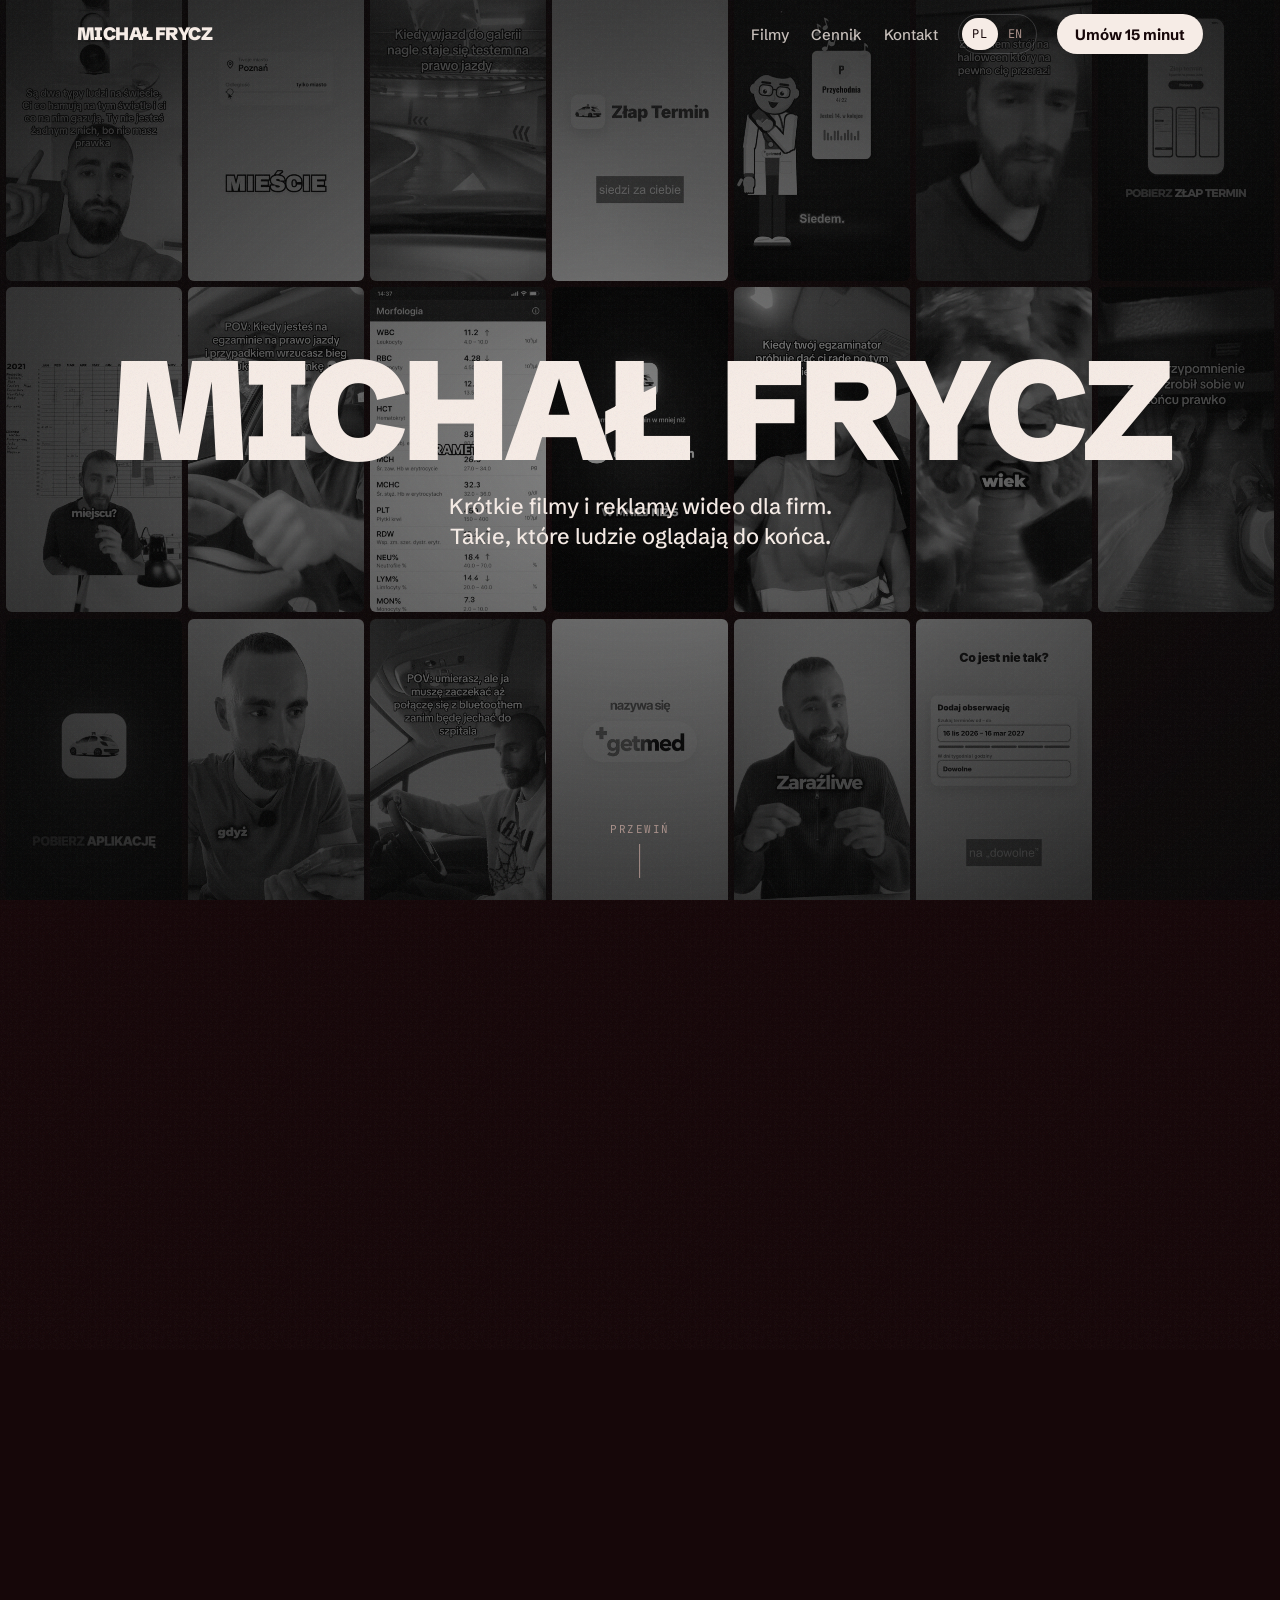
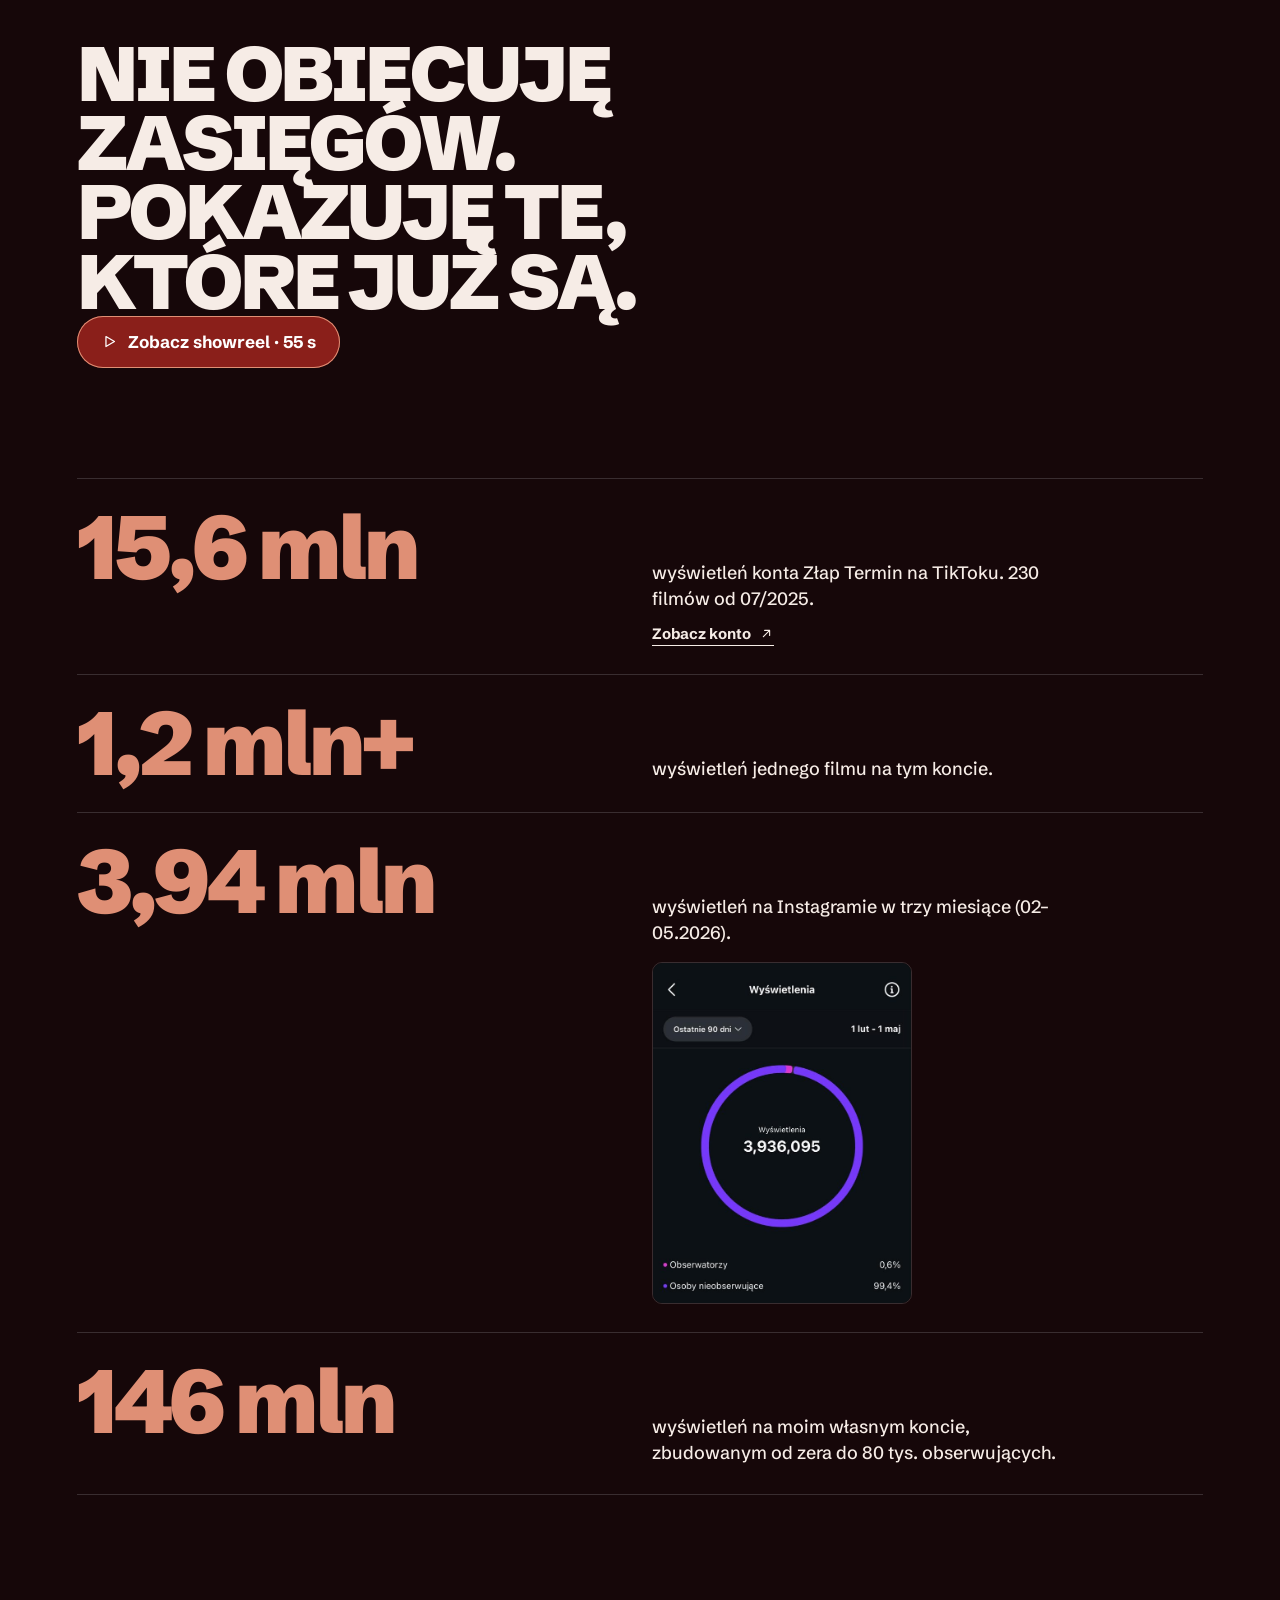
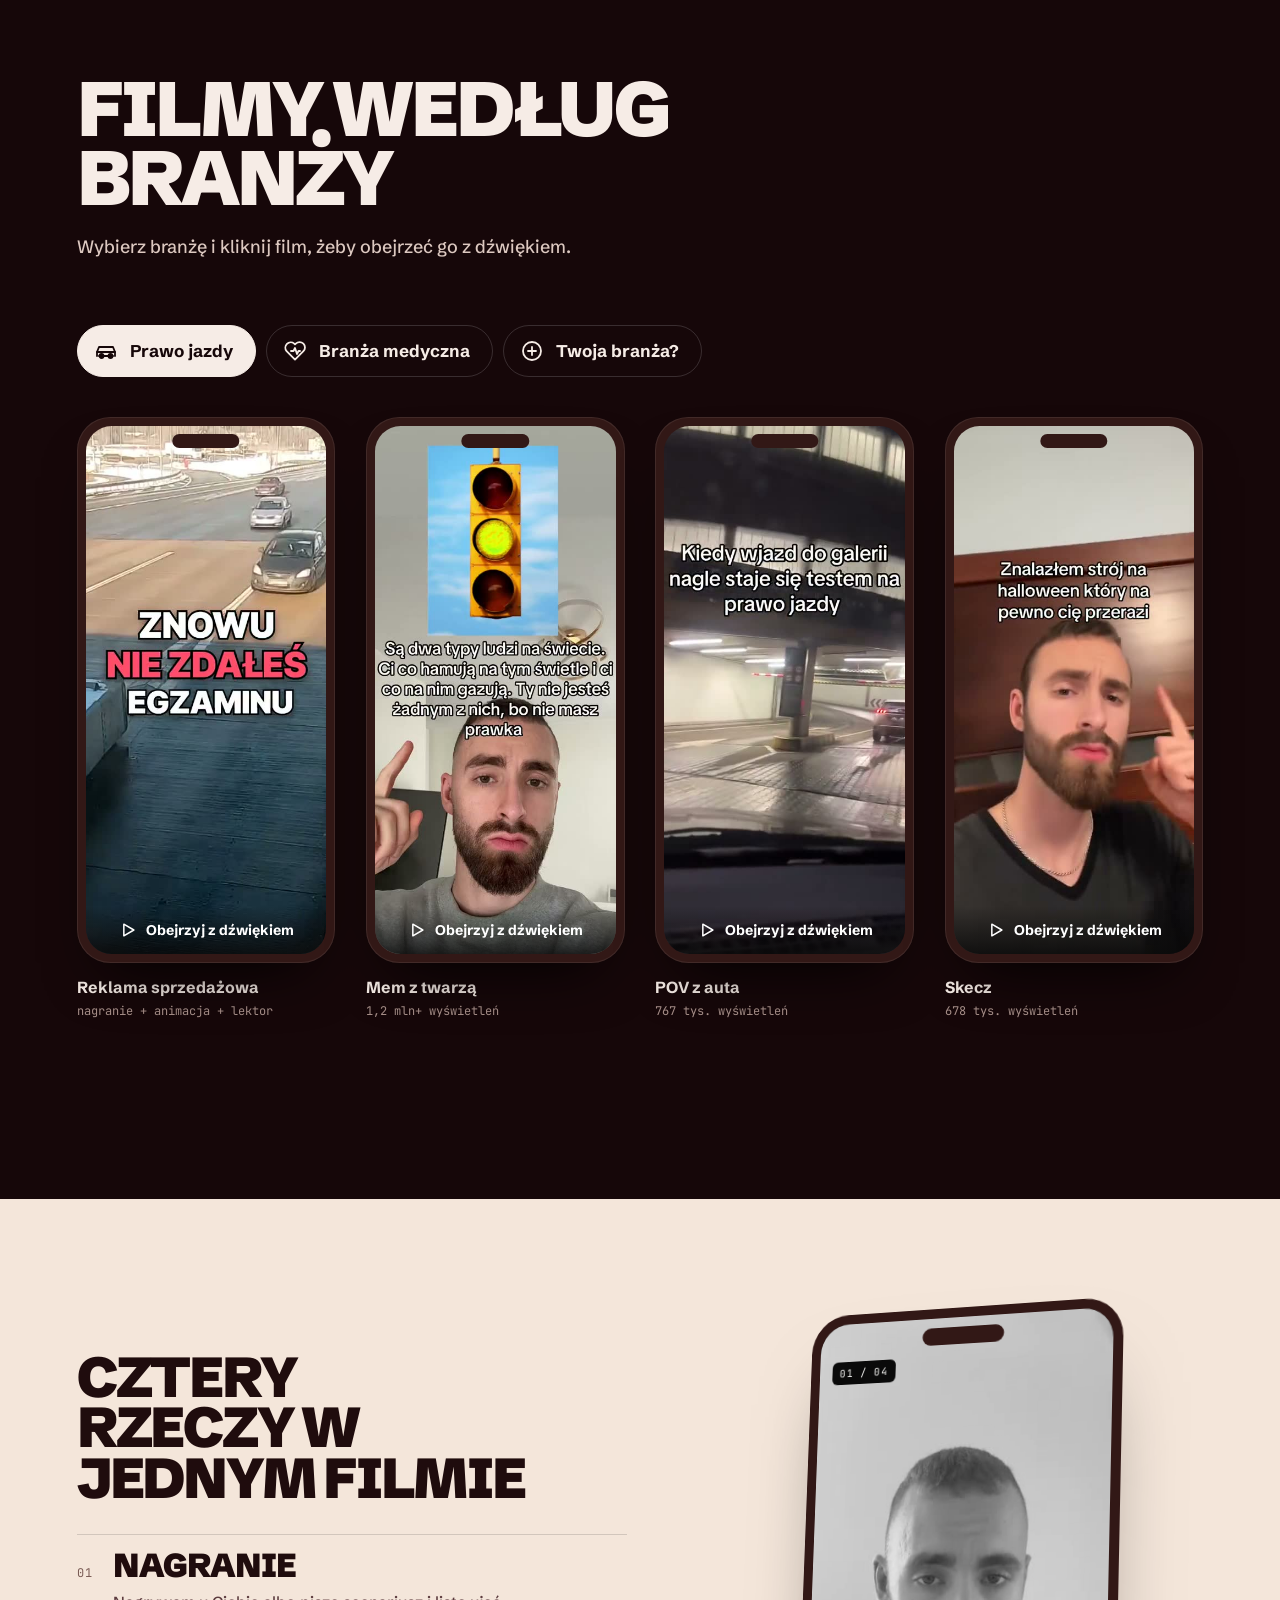
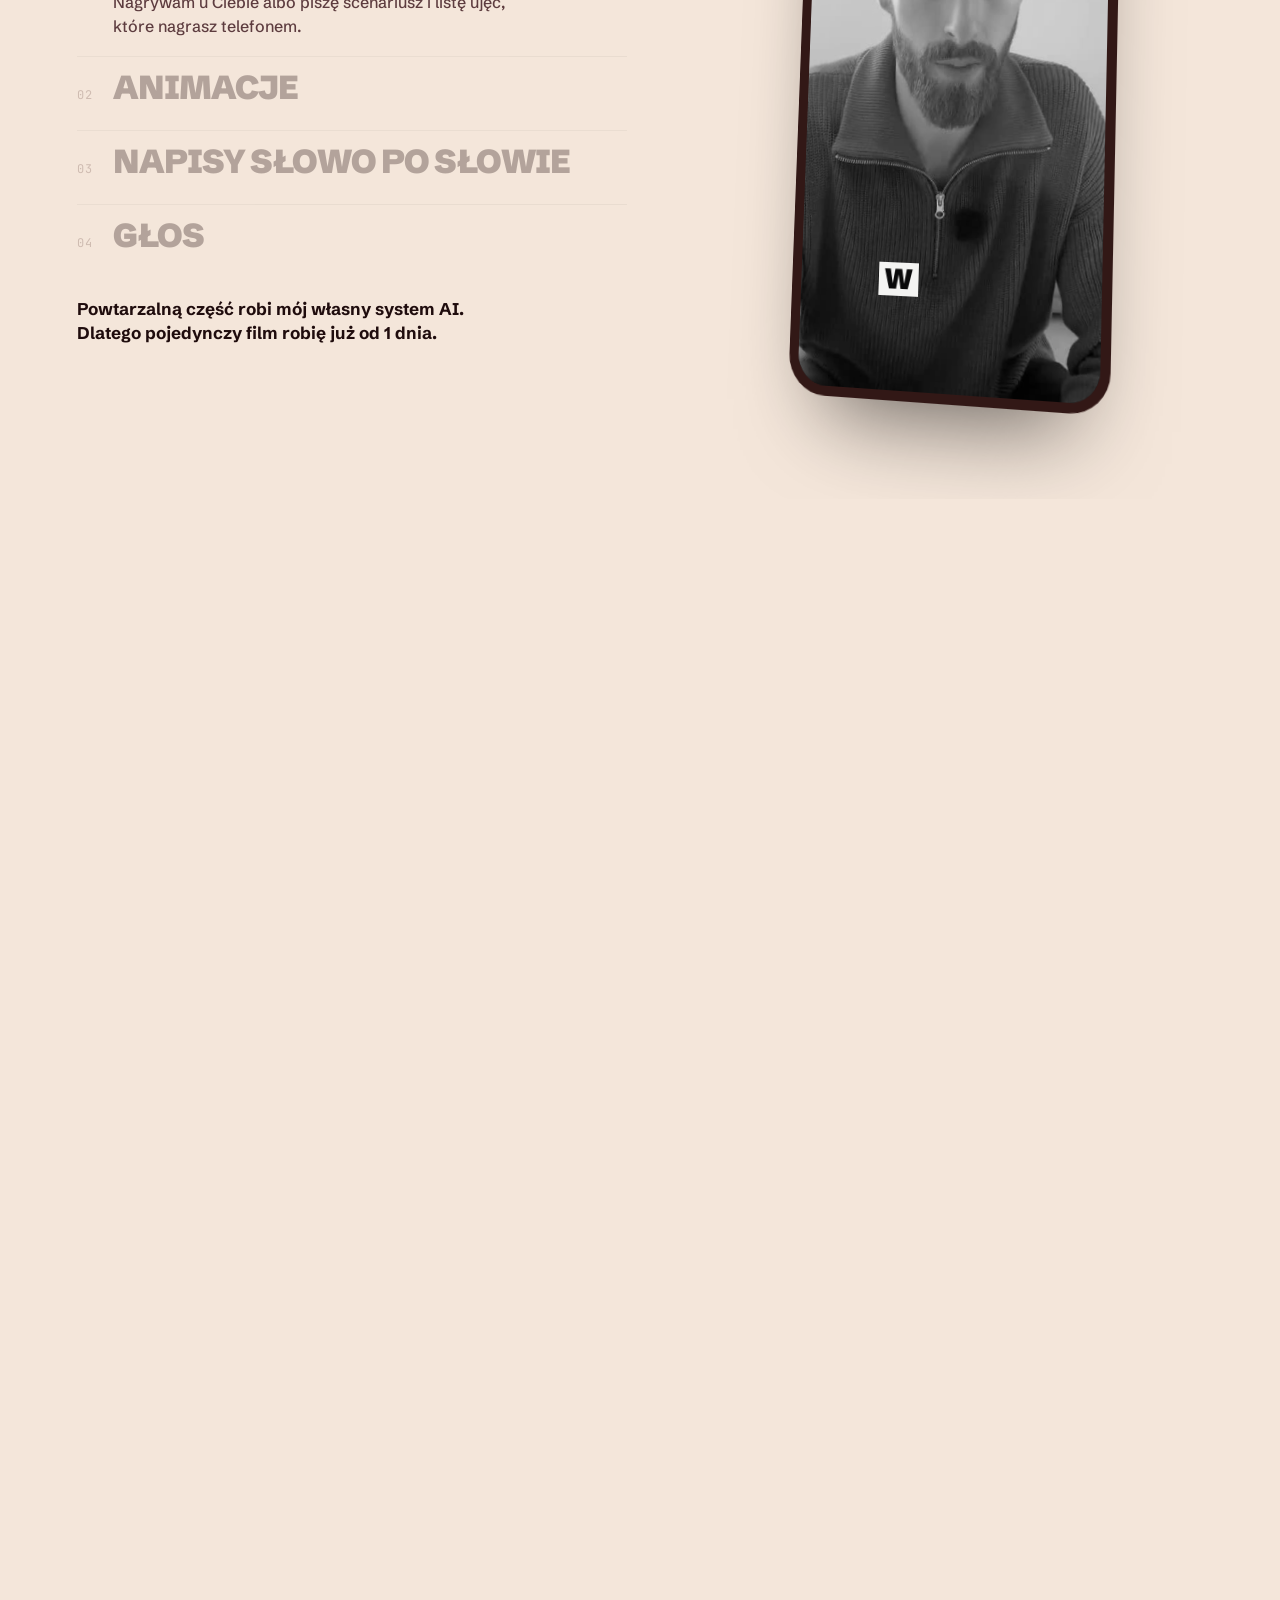
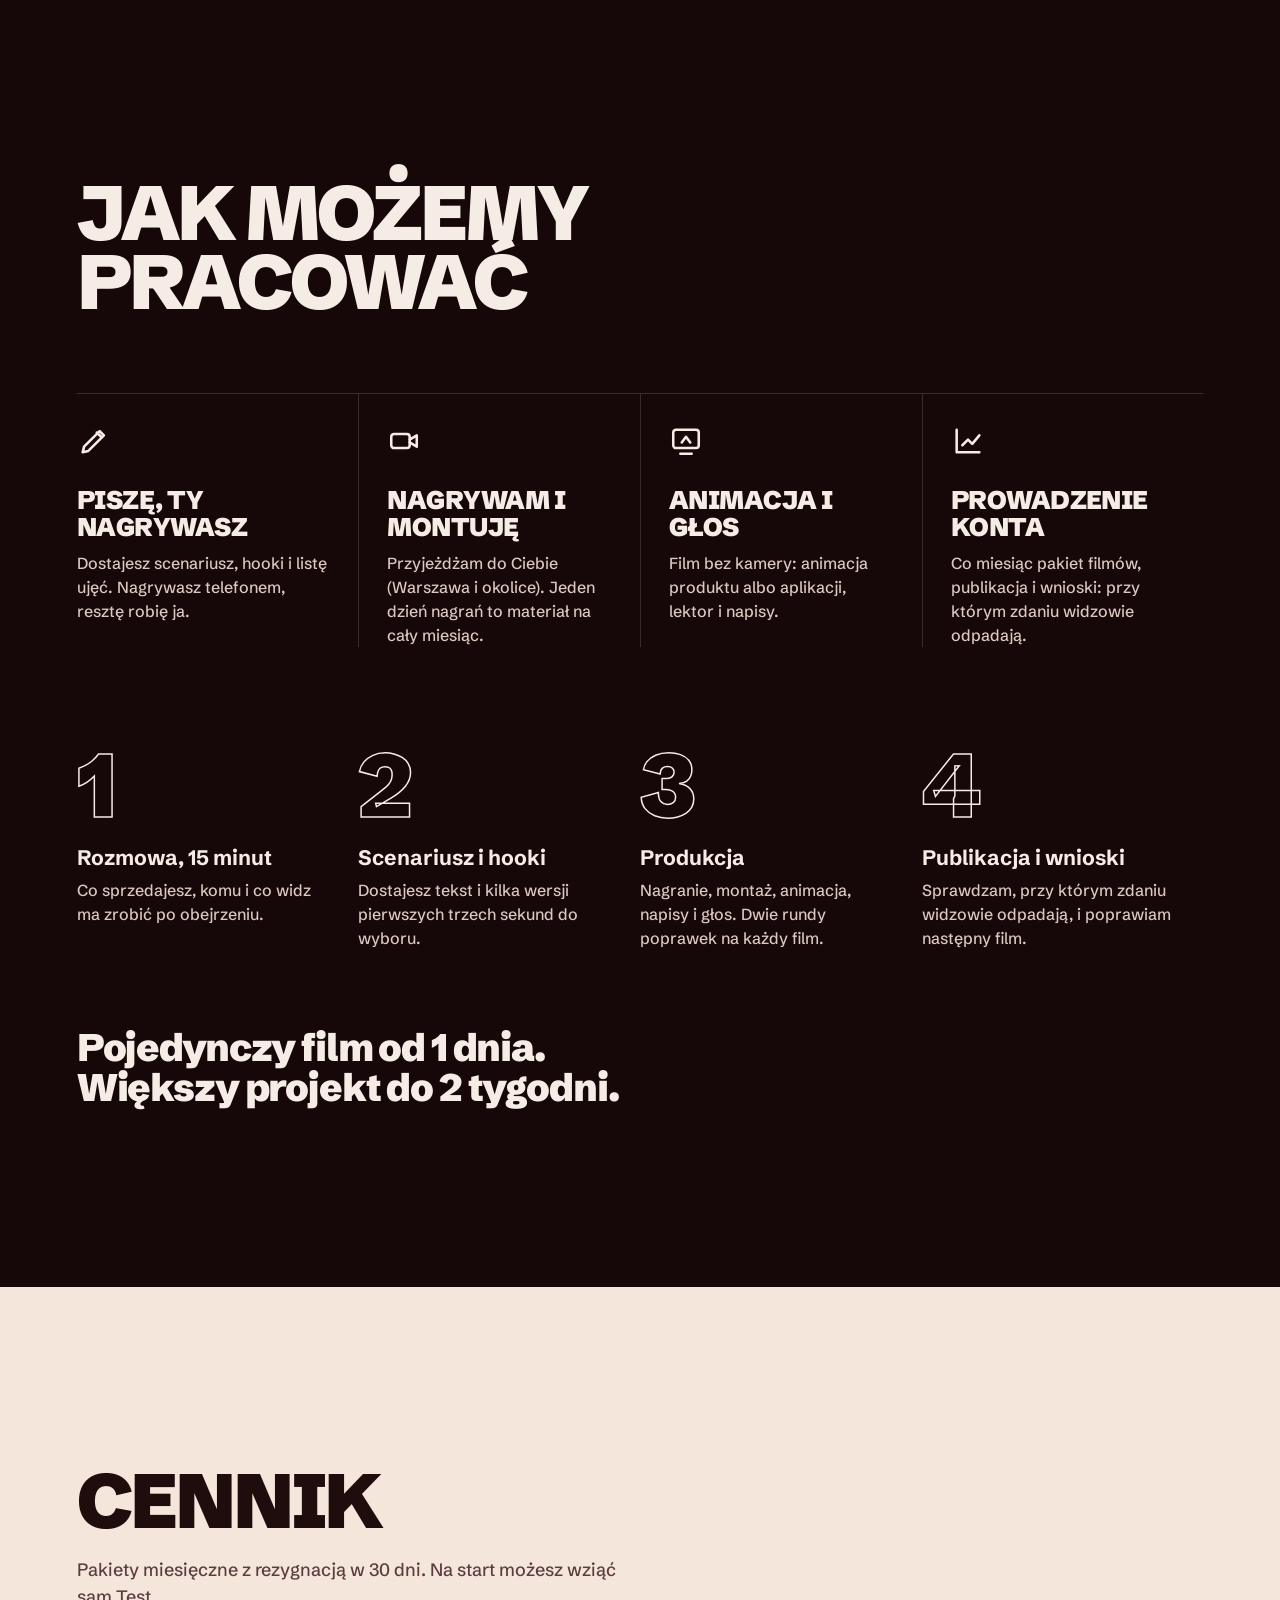
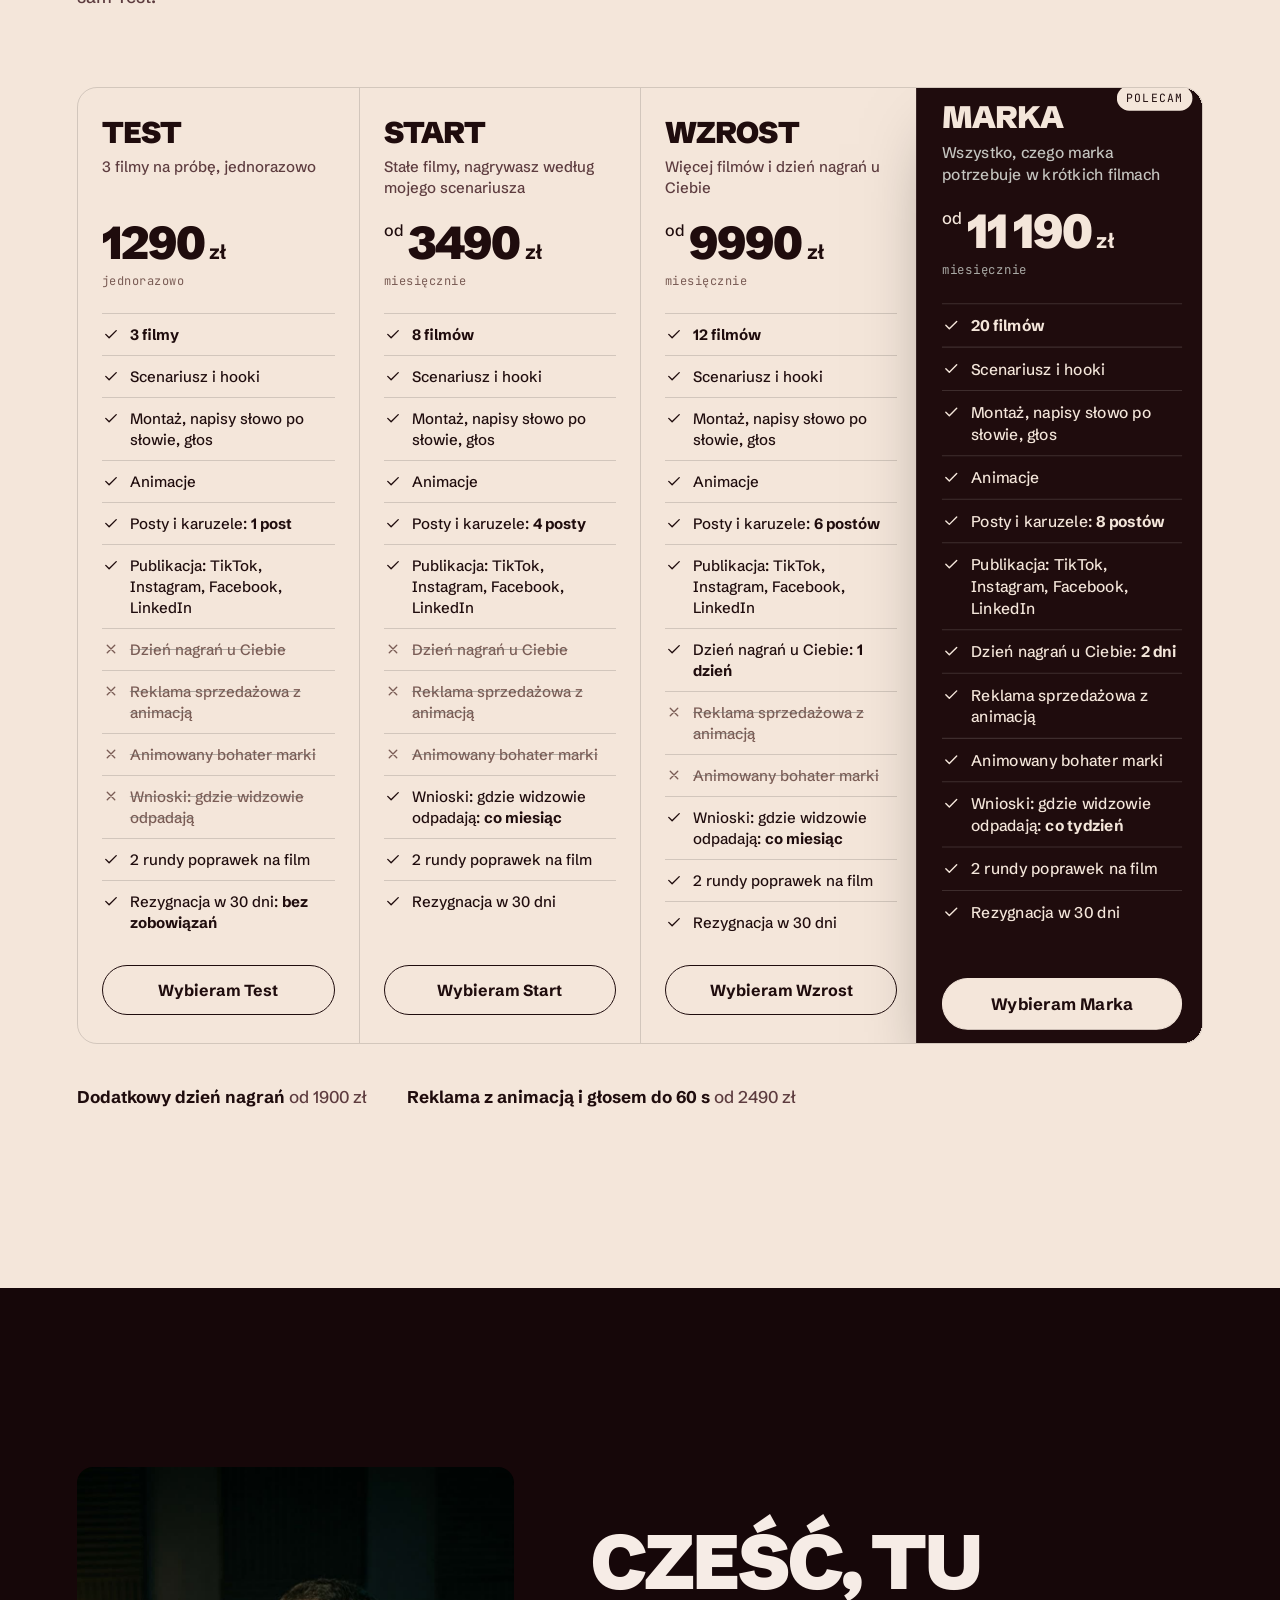
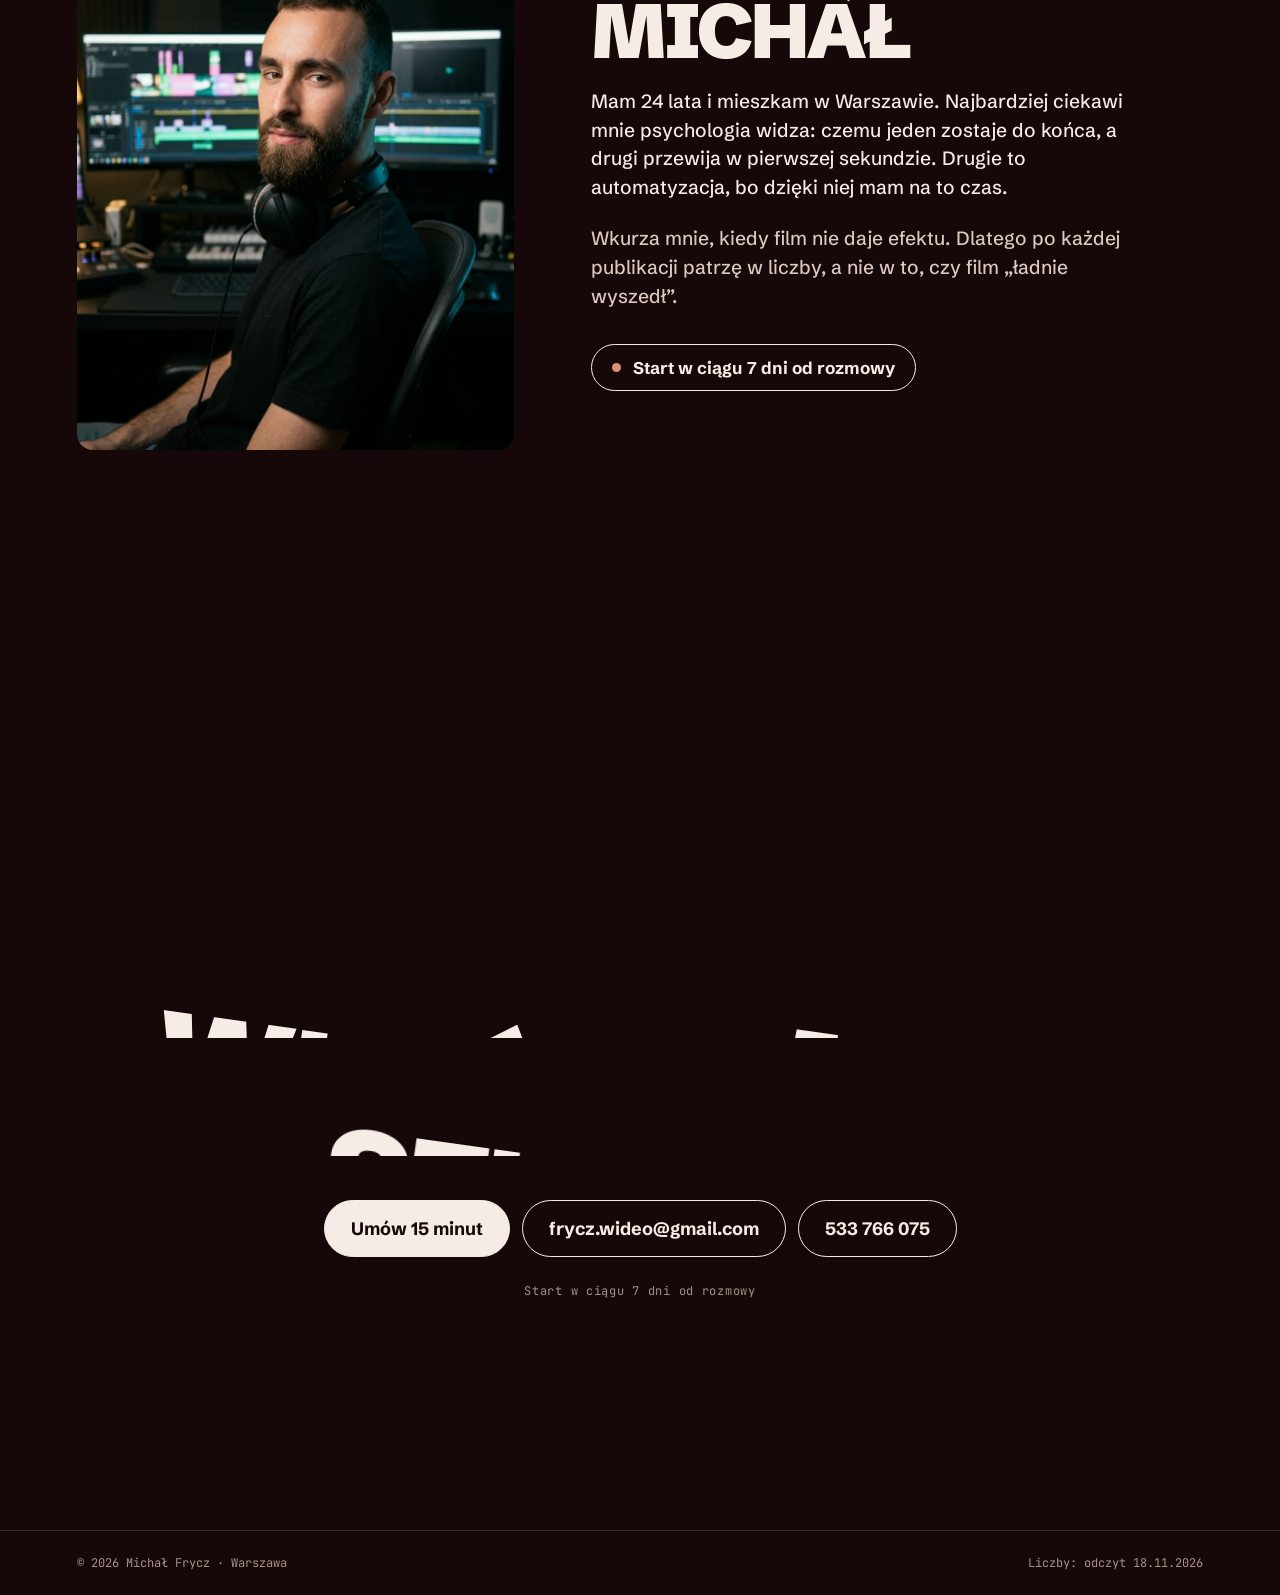
<file: firmy/index.html>
<!doctype html>
<html lang="pl">
<head>
<meta charset="utf-8">
<link rel="icon" href="../favicon.ico" sizes="48x48"><link rel="apple-touch-icon" href="../apple-touch-icon.png">
<meta name="viewport" content="width=device-width, initial-scale=1">
<title>Michał Frycz – krótkie filmy i reklamy wideo dla firm</title>
<meta name="description" content="Krótkie filmy i reklamy wideo dla firm: scenariusz, nagranie, animacje, napisy i głos. Konto, które prowadzę: 15,6 mln wyświetleń na TikToku.">
<link rel="alternate" hreflang="pl" href="./">
<link rel="alternate" hreflang="en" href="./?lang=en">
<link rel="preload" as="image" href="media/wizytowka.jpg">
<link rel="preconnect" href="https://fonts.googleapis.com">
<link rel="preconnect" href="https://fonts.gstatic.com" crossorigin>
<link href="https://fonts.googleapis.com/css2?family=Schibsted+Grotesk:wght@400;500;700;900&family=JetBrains+Mono:wght@400&display=swap" rel="stylesheet">
<style>
/* ===== KOLORY: podmiana palety = zmiana tych linijek ===== */
:root{
  --tlo:#160709;          /* tło strony */
  --txt:#f6ece6;          /* tekst główny */
  --szary:#a8908a;        /* etykiety */
  --txt-2:#dcc8c0;        /* tekst drugiego planu na ciemnym */
  --jasne:#f4e6da;        /* tło jasnych sekcji */
  --jasne-txt:#1f0c0d;    /* tekst na jasnym */
  --jasne-txt-2:#5d3c3f;  /* tekst drugiego planu na jasnym */
  --jasne-szary:#7a5c55;  /* etykiety na jasnym */
  --kafel:#22100f;        /* tło filmu przed załadowaniem */
  --rama:#321816;         /* obudowa telefonu */
  --akcent:#df8f75;       /* akcent (na razie biel; później fiolet/brąz) */
  --linia:rgba(242,241,244,.16);
  --przycisk:#8a1f1a;       /* brąz przycisków (figa – wybór Michała 23.11) */
  --akcent-jasny:#8a1f1a;  /* liczby i obrys na jasnych sekcjach (7,5:1) */
  --linia-jasna:rgba(10,10,10,.14);
  --font:"Schibsted Grotesk",system-ui,sans-serif;
  --mono:"JetBrains Mono",ui-monospace,monospace;
  --margines:clamp(24px,6vw,96px);
  --wyj:cubic-bezier(.16,1,.3,1);
}
*{box-sizing:border-box;margin:0;padding:0}
html{background:var(--tlo);color:var(--txt);font-family:var(--font);-webkit-text-size-adjust:100%;scroll-padding-top:80px;scrollbar-color:#3a3a38 var(--tlo)}
body{overflow-x:clip;font-size:18px;line-height:1.5}
::selection{background:var(--txt);color:var(--tlo)}
.jasna ::selection{background:var(--jasne-txt);color:var(--jasne)}
a{color:inherit;text-underline-offset:.2em;text-decoration-thickness:1px}
a:focus-visible,button:focus-visible,[tabindex]:focus-visible{outline:2px solid var(--akcent);outline-offset:4px;border-radius:4px}
.jasna a:focus-visible,.jasna button:focus-visible{outline-color:var(--jasne-txt)}
img,video{display:block;max-width:100%}
button{font:inherit;color:inherit;cursor:pointer}
.sr{position:absolute;width:1px;height:1px;overflow:hidden;clip:rect(0 0 0 0);white-space:nowrap}
svg.ik{width:1em;height:1em;stroke:currentColor;fill:none;stroke-width:1.8;stroke-linecap:round;stroke-linejoin:round;flex:none}
.ziarno{position:fixed;inset:-50%;pointer-events:none;z-index:55;opacity:.07;background:url("data:image/svg+xml,%3Csvg xmlns='http://www.w3.org/2000/svg' width='200' height='200'%3E%3Cfilter id='n'%3E%3CfeTurbulence baseFrequency='.85' numOctaves='3'/%3E%3C/filter%3E%3Crect width='200' height='200' filter='url(%23n)'/%3E%3C/svg%3E");animation:ziarno .5s steps(4) infinite}
@keyframes ziarno{25%{transform:translate(-3%,2%)}50%{transform:translate(2%,-4%)}75%{transform:translate(-1%,3%)}}

/* ===== GÓRNY PASEK ===== */
.gora{position:fixed;z-index:70;top:0;left:0;right:0;display:flex;align-items:center;gap:20px;padding:14px var(--margines);color:var(--txt);border-bottom:1px solid transparent;transition:background .4s,border-color .4s}
.gora.pelna{background:var(--tlo);border-bottom-color:var(--linia)}
.gora .znak{font:900 18px/1 var(--font);letter-spacing:-.03em;text-transform:uppercase;text-decoration:none;margin-right:auto}
.gora nav{display:flex;gap:22px;font:500 15px var(--font)}
.gora nav a{text-decoration:none;opacity:.8}
.gora nav a:hover{opacity:1;text-decoration:underline}
.jezyki{display:flex;border:1px solid var(--linia);border-radius:999px;padding:3px}
.jezyki button{background:none;border:0;font:400 12px var(--mono);letter-spacing:.06em;padding:7px 10px;border-radius:999px;color:var(--szary);min-height:32px}
.jezyki button[aria-pressed=true]{background:var(--txt);color:var(--tlo)}
.gora .umow{background:var(--txt);color:var(--tlo);font:700 15px var(--font);padding:10px 18px;border-radius:999px;text-decoration:none;min-height:40px;display:inline-flex;align-items:center}

/* ===== 1. ŚCIANA → WIZYTÓWKA ===== */
.s1{height:340vh;position:relative}
.s1 .przyk{position:sticky;top:0;height:100vh;height:100svh;overflow:hidden;perspective:1400px}
.sciana{position:absolute;inset:0;display:grid;grid-template-columns:repeat(7,1fr);grid-auto-rows:calc((100vw/7)*16/9);gap:6px;padding:6px;align-content:center;transform-style:preserve-3d}
.kafel{position:relative;border-radius:6px;overflow:hidden;background:var(--kafel);will-change:transform,opacity}
.kafel video{width:100%;height:100%;object-fit:cover;filter:grayscale(1) contrast(1.05) brightness(.8)}
.zaslona{position:absolute;inset:0;background:radial-gradient(ellipse at center,rgba(10,10,10,.35),rgba(10,10,10,.9));pointer-events:none}
.tytul{position:absolute;inset:0;display:flex;flex-direction:column;justify-content:center;align-items:center;text-align:center;pointer-events:none;padding:0 var(--margines)}
.tytul h1{font:900 clamp(52px,11vw,176px)/.86 var(--font);letter-spacing:-.045em;text-transform:uppercase;white-space:nowrap}
.tytul h1 span{display:inline-block;will-change:transform}
.tytul h1 .spacja{width:.24em}
.oferta{font:500 clamp(18px,1.7vw,24px)/1.35 var(--font);margin-top:22px;max-width:30ch;text-wrap:balance}
.przewin{position:absolute;bottom:22px;left:50%;transform:translateX(-50%);font:400 11px var(--mono);letter-spacing:.14em;text-transform:uppercase;color:var(--szary);display:flex;flex-direction:column;align-items:center;gap:8px}
.przewin i{display:block;width:1px;height:34px;background:var(--szary);transform-origin:top;animation:kreska 1.8s var(--wyj) infinite}
@keyframes kreska{0%{transform:scaleY(0)}60%{transform:scaleY(1);opacity:1}100%{transform:scaleY(1);opacity:0}}
.kadr{position:absolute;left:50%;top:50%;height:min(80vh,760px);aspect-ratio:9/16;transform:translate(-50%,-50%) scale(.2);opacity:0;will-change:transform,opacity;margin:0}
.kadr .ekran{width:100%;height:100%;border-radius:18px;overflow:hidden;background:var(--kafel);position:relative}
.kadr video{width:100%;height:100%;object-fit:cover}
.kadr figcaption{position:absolute;top:100%;left:-20%;right:-20%;margin-top:12px;font:400 12px/1.4 var(--mono);letter-spacing:.04em;color:var(--txt-2);text-align:center}
.dzwiek{position:absolute;right:12px;bottom:12px;display:inline-flex;align-items:center;gap:8px;border:0;background:rgba(10,10,10,.72);color:#fff;font:700 14px var(--font);padding:10px 14px;border-radius:999px;backdrop-filter:blur(6px);-webkit-backdrop-filter:blur(6px);min-height:40px;z-index:2}
.dzwiek svg{font-size:18px}
.dzwiek .wl{display:none}
.dzwiek[aria-pressed=true] .wl{display:block}
.dzwiek[aria-pressed=true] .wy{display:none}
.panel-liczb{position:absolute;left:var(--margines);top:50%;transform:translateY(-50%);width:min(40vw,520px);opacity:0;font-variant-numeric:tabular-nums;z-index:3}
.panel-liczb .wiersz{padding:18px 0;border-top:1px solid var(--linia)}
.panel-liczb .wiersz:first-of-type{border-top:0;padding-top:0}
.panel-liczb b{display:block;font:900 clamp(44px,6.2vw,100px)/.88 var(--font);letter-spacing:-.045em}
.panel-liczb span{display:block;margin-top:8px;font:500 clamp(15px,1.2vw,17px)/1.4 var(--font);color:var(--txt-2);max-width:34ch}

/* ===== WSPÓLNE ===== */
.sekcja{padding:clamp(96px,14vw,180px) var(--margines)}
.naglowek{font:900 clamp(40px,6vw,96px)/.9 var(--font);letter-spacing:-.04em;text-transform:uppercase;max-width:16ch;text-wrap:balance}
.wstep{font:500 clamp(17px,1.4vw,20px)/1.5 var(--font);color:var(--txt-2);max-width:52ch;margin-top:22px}
.jasna{background:var(--jasne);color:var(--jasne-txt)}
.jasna .wstep{color:var(--jasne-txt-2)}
.wejdz{opacity:0;transform:translateY(40px);transition:opacity .9s var(--wyj),transform .9s var(--wyj)}
.wejdz.widac{opacity:1;transform:none}

/* ===== LICZBY ===== */
.liczby{margin-top:clamp(48px,6vw,80px);border-top:1px solid var(--linia);list-style:none}
.liczby li{display:grid;grid-template-columns:minmax(0,6fr) minmax(0,6fr);gap:24px;align-items:baseline;padding:28px 0;border-bottom:1px solid var(--linia)}
.liczby b{font:900 clamp(48px,7vw,112px)/.9 var(--font);letter-spacing:-.045em;white-space:nowrap}
.liczby p{font:500 clamp(17px,1.4vw,21px)/1.45 var(--font);max-width:38ch}
.liczby a{display:inline-flex;align-items:center;gap:8px;margin-top:12px;font:700 15px var(--font);text-decoration:none;border-bottom:1px solid currentColor;padding-bottom:2px}
.liczby .zrzut{margin-top:16px;max-width:260px;width:100%;height:auto;display:block;border-radius:10px;overflow:hidden;border:1px solid var(--linia)}

/* ===== BRANŻE ===== */
.branze{display:flex;flex-wrap:wrap;gap:10px;margin-top:clamp(40px,5vw,64px)}
.branze button{display:inline-flex;align-items:center;gap:12px;background:none;border:1px solid var(--linia);border-radius:999px;padding:12px 22px 12px 16px;font:700 17px var(--font);min-height:52px;transition:background .3s,color .3s,border-color .3s}
.branze button svg{font-size:24px}
.branze button[aria-selected=true]{background:var(--txt);color:var(--tlo);border-color:var(--txt)}
.branze button:hover:not([aria-selected=true]){border-color:var(--txt)}
.panel-branzy{margin-top:40px}
.panel-branzy[hidden]{display:none}
.telefony{display:grid;grid-template-columns:repeat(4,minmax(0,1fr));gap:clamp(14px,2.4vw,36px)}
.telefon{background:none;border:0;padding:0;text-align:left;color:inherit;opacity:0;transform:translateY(60px) rotate(var(--obr,0deg));transition:opacity .8s var(--wyj),transform .8s var(--wyj)}
.panel-branzy.widac .telefon{opacity:1;transform:rotate(0)}
.telefon .obudowa{position:relative;aspect-ratio:9/19;border-radius:clamp(22px,2.6vw,36px);background:var(--rama);padding:clamp(6px,.7vw,10px);box-shadow:0 30px 60px -30px #000,inset 0 0 0 1px rgba(255,255,255,.08);transition:transform .5s var(--wyj)}
.telefon:hover .obudowa{transform:translateY(-8px)}
.telefon .ekran{position:relative;height:100%;border-radius:clamp(16px,2vw,28px);overflow:hidden;background:var(--kafel)}
.telefon .ekran::before{content:"";position:absolute;top:8px;left:50%;width:28%;height:14px;transform:translateX(-50%);background:var(--rama);border-radius:999px;z-index:2}
.telefon video{width:100%;height:100%;object-fit:cover}
.telefon .graj{position:absolute;inset:auto 0 0 0;display:flex;align-items:center;justify-content:center;gap:8px;padding:14px;background:linear-gradient(transparent,rgba(10,10,10,.85));font:700 14px var(--font);color:#fff;z-index:2;transition:opacity .3s}
.telefon.gra .graj{opacity:0}
.telefon .graj svg{font-size:20px}
.telefon h3{font:700 16px/1.3 var(--font);margin-top:14px}
.telefon p{font:400 12px/1.5 var(--mono);color:var(--szary);margin-top:4px}
.twoja{display:grid;grid-template-columns:minmax(0,7fr) minmax(0,5fr);gap:40px;align-items:end;border-top:1px solid var(--linia);padding-top:40px}
.twoja h3{font:900 clamp(36px,5vw,80px)/.92 var(--font);letter-spacing:-.04em;text-transform:uppercase;text-wrap:balance}
.twoja p{font:500 clamp(17px,1.4vw,20px)/1.5 var(--font);color:var(--txt-2);max-width:40ch}
.przycisk{display:inline-flex;align-items:center;gap:10px;margin-top:22px;font:700 17px var(--font);padding:15px 24px;border-radius:999px;text-decoration:none;background:var(--txt);color:var(--tlo);min-height:52px;transition:transform .3s var(--wyj)}
.przycisk:hover{transform:translateY(-2px)}
.jasna .przycisk{background:var(--jasne-txt);color:var(--jasne)}

/* ===== CO ROBIĘ (składanie kadru) ===== */
.s2{height:400vh;position:relative}
.s2 .przyk{position:sticky;top:0;height:100vh;height:100svh;overflow:hidden;display:grid;grid-template-columns:minmax(0,1.1fr) minmax(0,1fr);align-items:center;gap:var(--margines);padding:0 var(--margines)}
.s2-tekst .naglowek{font-size:clamp(36px,4.4vw,72px);max-width:13ch}
.uslugi{list-style:none;margin-top:30px;display:grid;gap:4px}
.uslugi li{padding:14px 0;border-top:1px solid var(--linia-jasna);opacity:.3;transition:opacity .5s var(--wyj)}
.uslugi li.on{opacity:1}
.uslugi h3{display:flex;align-items:baseline;gap:14px;font:900 clamp(24px,2.6vw,40px)/1 var(--font);letter-spacing:-.03em;text-transform:uppercase}
.uslugi h3 small{font:400 12px var(--mono);letter-spacing:.06em;color:var(--jasne-szary);width:22px}
.uslugi p{font:500 16px/1.5 var(--font);color:var(--jasne-txt-2);max-width:42ch;margin:8px 0 0 36px;max-height:0;overflow:hidden;transition:max-height .6s var(--wyj)}
.uslugi li.on p{max-height:6em}
.system{margin-top:22px;font:700 17px/1.45 var(--font);max-width:40ch}
.sklad{justify-self:center;position:relative;height:min(78vh,700px);aspect-ratio:9/19;perspective:1600px}
.sklad .obudowa{position:absolute;inset:0;border-radius:40px;background:var(--rama);padding:10px;box-shadow:0 50px 90px -40px rgba(0,0,0,.6);will-change:transform}
.sklad .ekran{position:relative;height:100%;border-radius:31px;overflow:hidden;background:#111}
.sklad .ekran::before{content:"";position:absolute;top:10px;left:50%;width:28%;height:18px;transform:translateX(-50%);background:var(--rama);border-radius:999px;z-index:9}
.sklad video{width:100%;height:100%;object-fit:cover;transition:filter .6s}
.sklad .w{position:absolute;inset:0;pointer-events:none}
.w-anim{display:flex;justify-content:center;align-items:flex-start;padding-top:72px}
.w-anim .karta{width:80%;background:#fff;color:#0a0a0a;border-radius:16px;padding:14px 16px;box-shadow:0 18px 40px -14px rgba(0,0,0,.55);font:700 14px var(--font);transform:translateY(-140%) scale(.9);opacity:0;transition:transform .8s var(--wyj),opacity .5s}
.w-anim .karta b{display:block;font:900 32px/1 var(--font);letter-spacing:-.03em;margin-top:4px}
.w-anim .pasek{height:6px;border-radius:9px;background:#e6e6e3;margin-top:10px;overflow:hidden}
.w-anim .pasek i{display:block;height:100%;width:0;background:#0a0a0a;transition:width 1.2s var(--wyj) .3s}
.krok-2 .w-anim .karta{transform:none;opacity:1}
.krok-2 .w-anim .pasek i{width:72%}
.w-napisy{display:flex;align-items:flex-end;justify-content:center;padding:0 8% 30%}
.w-napisy p{font:900 clamp(20px,2.2vw,28px)/1.15 var(--font);text-transform:uppercase;color:#fff;text-align:center;text-shadow:0 2px 0 #000,0 0 18px rgba(0,0,0,.7)}
.w-napisy span{display:inline-block;opacity:0;transform:translateY(30%) scale(.8);transition:opacity .25s,transform .4s var(--wyj)}
.w-napisy span.on{opacity:1;transform:none}
.w-napisy span.akt{background:#f4f4f2;color:#0a0a0a;padding:0 6px;text-shadow:none}
.w-glos{display:flex;align-items:flex-end;justify-content:center;padding-bottom:10%}
.w-glos .fala{display:flex;gap:3px;align-items:center;height:44px;width:70%;opacity:0;transform:scaleY(.2);transition:opacity .5s,transform .6s var(--wyj)}
.krok-4 .w-glos .fala{opacity:1;transform:none}
.w-glos .fala i{flex:1;background:#f4f4f2;border-radius:2px;animation:fala 1.1s ease-in-out infinite}
@keyframes fala{50%{transform:scaleY(.35)}}
.znacznik{position:absolute;left:14px;top:40px;z-index:8;font:400 11px var(--mono);letter-spacing:.06em;background:#0a0a0a;color:#f4f4f2;padding:5px 8px;border-radius:6px}

/* ===== JAK PRACUJĘ ===== */
.sposoby{list-style:none;margin-top:clamp(48px,6vw,80px);display:grid;grid-template-columns:repeat(4,minmax(0,1fr));border-top:1px solid var(--linia)}
.sposoby li{padding:30px 28px 0 0}
.sposoby li+li{padding-left:28px;border-left:1px solid var(--linia)}
.sposoby svg{font-size:34px}
.sposoby h3{font:900 clamp(22px,2vw,30px)/1.05 var(--font);letter-spacing:-.02em;text-transform:uppercase;margin-top:22px}
.sposoby p{font:500 16px/1.5 var(--font);color:var(--txt-2);margin-top:10px;max-width:30ch}
.kroki{list-style:none;margin-top:clamp(72px,8vw,120px);display:grid;grid-template-columns:repeat(4,minmax(0,1fr));counter-reset:k}
.kroki li{padding-right:24px;counter-increment:k;position:relative}
.kroki li::before{content:counter(k);display:block;font:900 clamp(64px,7vw,120px)/.8 var(--font);letter-spacing:-.05em;color:transparent;-webkit-text-stroke:1.5px var(--txt);margin-bottom:24px}
.kroki h3{font:700 21px/1.2 var(--font)}
.kroki p{font:500 16px/1.5 var(--font);color:var(--txt-2);margin-top:8px;max-width:28ch}
.czas{margin-top:clamp(56px,6vw,80px);font:900 clamp(26px,3vw,44px)/1.05 var(--font);letter-spacing:-.03em;max-width:26ch;text-wrap:balance}

/* ===== CENNIK ===== */
.pakiety{margin-top:clamp(48px,6vw,80px);display:grid;grid-template-columns:repeat(4,minmax(0,1fr));border:1px solid var(--linia-jasna);border-radius:20px;overflow:hidden}
.pakiet{display:flex;flex-direction:column;padding:30px 24px 28px;border-left:1px solid var(--linia-jasna);position:relative}
.pakiet:first-child{border-left:0}
.pakiet.polecany{background:var(--jasne-txt);color:var(--jasne);border-left-color:var(--jasne-txt);transform:scale(1.035);border-radius:16px;box-shadow:0 40px 70px -30px rgba(0,0,0,.5);z-index:2}
.pakiet .znaczek{position:absolute;top:14px;right:14px;font:400 11px var(--mono);letter-spacing:.08em;text-transform:uppercase;background:var(--jasne);color:var(--jasne-txt);padding:5px 9px;border-radius:999px}
.pakiet h3{font:900 30px/1 var(--font);letter-spacing:-.03em;text-transform:uppercase}
.pakiet .dla{font:500 15px/1.4 var(--font);margin-top:8px;color:var(--jasne-txt-2);min-height:2.8em}
.pakiet.polecany .dla{color:#c4c4bf}
.cena{margin-top:22px;font-variant-numeric:tabular-nums}
.cena .od{font:500 16px var(--font);vertical-align:top}
.cena b{font:900 clamp(40px,3.6vw,58px)/1 var(--font);letter-spacing:-.04em}
.cena .zl{font:700 20px var(--font)}
.cena small{display:block;font:400 12px var(--mono);letter-spacing:.04em;color:var(--jasne-szary);margin-top:6px}
.pakiet.polecany .cena small{color:#a9a9a4}
.cena .bez{display:none;font:700 22px/1.2 var(--font)}
[data-ceny=nie] .cena .kwota{display:none}
[data-ceny=nie] .cena .bez{display:block}
.pakiet ul{list-style:none;margin-top:24px;flex:1}
.pakiet li{display:flex;gap:10px;align-items:flex-start;font:500 15px/1.4 var(--font);padding:10px 0;border-top:1px solid var(--linia-jasna)}
.pakiet.polecany li{border-top-color:rgba(244,244,242,.14)}
.pakiet li svg{font-size:18px;margin-top:1px}
.pakiet li.nie{color:var(--jasne-szary);text-decoration:line-through;text-decoration-color:rgba(106,106,102,.5)}
.pakiet.polecany li.nie{color:#8a8a86}
.pakiet .wybierz{margin-top:22px;display:flex;justify-content:center;font:700 16px var(--font);padding:14px 18px;border-radius:999px;text-decoration:none;border:1px solid currentColor;min-height:50px;align-items:center;transition:background .3s,color .3s}
.pakiet .wybierz:hover{background:var(--jasne-txt);color:var(--jasne)}
.pakiet.polecany .wybierz{background:var(--jasne);color:var(--jasne-txt);border-color:var(--jasne)}
.pakiet.polecany .wybierz:hover{background:transparent;color:var(--jasne)}
.dodatki{display:flex;flex-wrap:wrap;gap:12px 40px;margin-top:40px;font:500 17px/1.5 var(--font);color:var(--jasne-txt-2)}
.dodatki b{color:var(--jasne-txt);font-weight:700}

/* ===== O MNIE ===== */
.omnie{display:grid;grid-template-columns:minmax(0,5fr) minmax(0,7fr);gap:clamp(32px,6vw,110px);align-items:center}
.zdjecie{position:relative;border-radius:16px;overflow:hidden;aspect-ratio:3/4;background:var(--kafel)}
.zdjecie img,.zdjecie video{width:100%;height:100%;object-fit:cover}
.zdjecie video{position:absolute;inset:0}
.omnie p{font:500 clamp(18px,1.5vw,22px)/1.5 var(--font);max-width:46ch;margin-top:22px}
.omnie p + p{color:var(--txt-2)}
.dostepnosc{display:inline-flex;align-items:center;gap:12px;margin-top:34px;font:700 17px var(--font);border:1px solid var(--txt);border-radius:999px;padding:12px 20px}
.dostepnosc i{width:9px;height:9px;border-radius:50%;background:var(--akcent);animation:puls 2s var(--wyj) infinite}
@keyframes puls{0%{box-shadow:0 0 0 0 rgba(244,244,242,.6)}100%{box-shadow:0 0 0 12px rgba(244,244,242,0)}}

/* ===== KONIEC ===== */
.koniec{min-height:100vh;display:grid;place-items:center;text-align:center;padding:120px var(--margines) 60px}
.koniec h2{font:900 clamp(56px,10vw,170px)/.86 var(--font);letter-spacing:-.045em;text-transform:uppercase}
.koniec h2 .wiersz-k{display:block;overflow:hidden;padding-bottom:.06em}
.koniec h2 .wiersz-k > span{display:inline-block;transform:translateY(110%) rotate(8deg);transition:transform .9s var(--wyj)}
.koniec.widac h2 .wiersz-k > span{transform:none}
.kontakt{display:flex;flex-wrap:wrap;gap:12px;justify-content:center;margin-top:44px}
.kontakt a{font:700 18px var(--font);padding:16px 26px;border-radius:999px;text-decoration:none;border:1px solid var(--txt);min-height:52px;display:inline-flex;align-items:center;transition:background .3s,color .3s}
.kontakt a:hover{background:var(--txt);color:var(--tlo)}
.kontakt a.glowny{background:var(--txt);color:var(--tlo)}
.kontakt a.glowny:hover{background:transparent;color:var(--txt)}
.koniec .start{margin-top:26px;font:400 12px var(--mono);letter-spacing:.06em;color:var(--szary)}
.stopka{display:flex;justify-content:space-between;gap:16px;flex-wrap:wrap;padding:24px var(--margines);border-top:1px solid var(--linia);font:400 12px var(--mono);color:var(--szary)}

/* ===== TELEFON (szerokość ≤ 820 px) ===== */
@media (max-width:1100px){
  .pakiety{grid-template-columns:repeat(2,minmax(0,1fr));border:0;gap:16px;overflow:visible}
  .pakiet{border:1px solid var(--linia-jasna);border-radius:16px}
  .pakiet:first-child{border-left:1px solid var(--linia-jasna)}
  .pakiet.polecany{transform:none}
  .sposoby{grid-template-columns:repeat(2,minmax(0,1fr));row-gap:36px}
  .sposoby li:nth-child(3){padding-left:0;border-left:0}
}
@media (max-width:820px){
  body{font-size:17px}
  .gora{gap:10px;padding:12px var(--margines)}
  .gora nav{display:none}
  .gora .znak{font-size:16px}
  .gora .umow{font-size:14px;padding:9px 13px}
  .sciana{grid-template-columns:repeat(4,1fr);grid-auto-rows:calc((100vw/4)*16/9)}
  .tytul h1{white-space:normal;font-size:clamp(56px,17vw,120px)}
  .tytul h1 .spacja{display:block;height:0;width:auto}
  .kadr{height:min(66vh,620px)}
  .panel-liczb{top:auto;bottom:max(32px,5vh);left:var(--margines);right:var(--margines);width:auto;transform:none}
  .panel-liczb .wiersz:not(:first-of-type){display:none}
  .panel-liczb b{font-size:50px}
  .panel-liczb span{font-size:14px}
  .liczby li{grid-template-columns:1fr;gap:10px}
  .telefony{grid-template-columns:none;grid-auto-flow:column;grid-auto-columns:62%;overflow-x:auto;scroll-snap-type:x mandatory;padding-bottom:12px;margin:0 calc(var(--margines)*-1);padding-left:var(--margines);padding-right:var(--margines);scroll-padding:0 var(--margines)}
  .telefon{scroll-snap-align:start}
  .twoja{grid-template-columns:1fr}
  .s2 .przyk{grid-template-columns:1fr;grid-template-rows:auto 1fr;align-items:start;padding-top:72px;gap:12px}
  .s2-tekst .naglowek{font-size:34px}
  .uslugi{margin-top:12px}
  .uslugi li{padding:6px 0}
  .uslugi h3{font-size:19px}
  .uslugi p,.system{display:none}
  .sklad{height:min(52vh,460px);align-self:center}
  .w-anim{padding-top:52px}
  .w-anim .karta{font-size:11px;padding:10px 12px;border-radius:12px}
  .w-anim .karta b{font-size:20px}
  .w-napisy p{font-size:15px}
  .w-glos .fala{height:28px}
  .znacznik{top:auto;bottom:12px;left:12px;font-size:10px}
  .sposoby,.pakiety{grid-template-columns:1fr}
  .sposoby li,.sposoby li+li{padding:24px 0 0;border-left:0;border-top:1px solid var(--linia)}
  .sposoby{border-top:0}
  .kroki{grid-template-columns:1fr 1fr;row-gap:36px}
  .omnie{grid-template-columns:1fr}
  .zdjecie{max-width:420px}
}
@media (max-width:480px){.kroki{grid-template-columns:1fr}}

/* ===== OGRANICZONY RUCH ===== */
@media (prefers-reduced-motion:reduce){
  .ziarno,.w-glos .fala i,.przewin i,.dostepnosc i{animation:none}
  .ziarno{opacity:.05}
}
.spokoj .s1{height:auto}
.spokoj .s1 .przyk{position:relative;height:auto;min-height:100vh;display:grid;grid-template-columns:minmax(0,1fr) auto;grid-template-rows:auto 1fr;gap:48px var(--margines);padding:120px var(--margines) 80px;align-items:center}
.spokoj .sciana{opacity:.35}
.spokoj .tytul{position:relative;inset:auto;grid-column:1/-1;align-items:flex-start;text-align:left;padding:0}
.spokoj .kadr{position:relative;left:auto;top:auto;transform:none;opacity:1;height:min(70vh,640px);margin-bottom:40px;grid-row:2;grid-column:2}
.spokoj .panel-liczb{position:relative;left:auto;top:auto;bottom:auto;width:auto;transform:none;opacity:1;grid-row:2;grid-column:1}
.spokoj .przewin{display:none}
.spokoj .s2{height:auto}
.spokoj .s2 .przyk{position:relative;height:auto;min-height:100vh;padding-top:96px;padding-bottom:96px}
.spokoj .uslugi li{opacity:1}
.spokoj .uslugi li p{max-height:none}
.spokoj .wejdz,.spokoj .telefon{opacity:1;transform:none;transition:none}
.spokoj .koniec h2 .wiersz-k > span{transform:none;transition:none}
@media (max-width:820px){
  .spokoj .s1 .przyk{grid-template-columns:1fr;padding-top:96px}
  .spokoj .kadr{grid-row:auto;grid-column:auto;justify-self:center}
  .spokoj .panel-liczb{grid-row:auto;grid-column:auto}
  .spokoj .panel-liczb .wiersz{display:block}
}

/* ===== KOLORY (wybór Michała 23.11.2026): czerń z nutą fioletu + brąz ===== */
.liczby b,.panel-liczb b{color:var(--akcent)}
.przycisk{background:var(--przycisk);color:#fff;box-shadow:inset 0 0 0 1px var(--akcent)}
.jasna .przycisk{background:var(--przycisk);color:#fff;box-shadow:none}
::selection{background:var(--akcent);color:var(--tlo)}
.jasna .liczby b,.jasna .panel-liczb b{color:var(--akcent-jasny)}
.jasna :focus-visible{outline-color:var(--akcent-jasny)}
</style>
</head>
<body data-ceny="tak">
<div class="ziarno" aria-hidden="true"></div>
<svg width="0" height="0" style="position:absolute" aria-hidden="true">
  <symbol id="i-auto" viewBox="0 0 24 24"><path d="M5 17h14M3 17v-4l2-5h14l2 5v4"/><path d="M3 13h18"/><circle cx="7.5" cy="17" r="2"/><circle cx="16.5" cy="17" r="2"/></symbol>
  <symbol id="i-med" viewBox="0 0 24 24"><path d="M20.4 4.6a5.4 5.4 0 0 0-7.6 0L12 5.4l-.8-.8a5.4 5.4 0 0 0-7.6 7.6l8.4 8.4 8.4-8.4a5.4 5.4 0 0 0 0-7.6z"/><path d="M8 12h2.5l1.5-3 2 6 1.5-3H17"/></symbol>
  <symbol id="i-plus" viewBox="0 0 24 24"><circle cx="12" cy="12" r="9"/><path d="M12 8v8M8 12h8"/></symbol>
  <symbol id="i-graj" viewBox="0 0 24 24"><path d="M7 5l12 7-12 7z"/></symbol>
  <symbol id="i-glos" viewBox="0 0 24 24"><path d="M11 5L6 9H3v6h3l5 4z"/><path d="M15.5 8.5a5 5 0 0 1 0 7M18.5 5.5a9 9 0 0 1 0 13"/></symbol>
  <symbol id="i-cisza" viewBox="0 0 24 24"><path d="M11 5L6 9H3v6h3l5 4z"/><path d="M22 9l-6 6M16 9l6 6"/></symbol>
  <symbol id="i-tak" viewBox="0 0 24 24"><path d="M5 12.5l4.5 4.5L19 7.5"/></symbol>
  <symbol id="i-nie" viewBox="0 0 24 24"><path d="M7 7l10 10M17 7L7 17"/></symbol>
  <symbol id="i-pioro" viewBox="0 0 24 24"><path d="M4 20l4-1 11-11-3-3L5 16z"/><path d="M14 6l3 3"/></symbol>
  <symbol id="i-kamera" viewBox="0 0 24 24"><rect x="3" y="7" width="13" height="10" rx="2"/><path d="M16 11l5-3v8l-5-3"/></symbol>
  <symbol id="i-anim" viewBox="0 0 24 24"><rect x="3" y="4" width="18" height="13" rx="2"/><path d="M8 21h8M9 13l3-4 3 4"/></symbol>
  <symbol id="i-wykres" viewBox="0 0 24 24"><path d="M4 20V4M4 20h16"/><path d="M8 15l4-4 3 3 5-6"/></symbol>
  <symbol id="i-strzalka" viewBox="0 0 24 24"><path d="M7 17L17 7M9 7h8v8"/></symbol>
</svg>

<header class="gora">
  <a class="znak" href="#top">Michał Frycz</a>
  <nav aria-label="Sekcje">
    <a href="#branze" data-t="nav1">Filmy</a>
    <a href="#cennik" data-t="nav2">Cennik</a>
    <a href="#kontakt" data-t="nav3">Kontakt</a>
  </nav>
  <div class="jezyki" role="group" aria-label="Język / Language">
    <button type="button" data-lang="pl" aria-pressed="true">PL</button>
    <button type="button" data-lang="en" aria-pressed="false">EN</button>
  </div>
  <a class="umow" href="#kontakt" data-umow data-t="umow">Umów 15 minut</a>
</header>

<main id="top">
<section class="s1" aria-labelledby="imie">
  <div class="przyk">
    <div class="sciana" id="sciana" aria-hidden="true"></div>
    <div class="zaslona" id="zaslona"></div>
    <div class="tytul" id="tytul">
      <h1 id="imie">Michał Frycz</h1>
      <p class="oferta" data-t="oferta">Krótkie filmy i reklamy wideo dla firm. Takie, które ludzie oglądają do końca.</p>
    </div>
    <div class="przewin" id="przewin" aria-hidden="true"><span data-t="przewin">Przewiń</span><i></i></div>
    <figure class="kadr" id="kadr">
      <div class="ekran">
        <video id="wizytowka" src="media/filmy/29.mp4" poster="media/wizytowka.jpg" muted loop playsinline autoplay preload="metadata" aria-label="Reklama sprzedażowa Złap Termin"></video>
        <button class="dzwiek" id="dzwiek" type="button" aria-pressed="false"><svg class="ik wy"><use href="#i-cisza"/></svg><svg class="ik wl"><use href="#i-glos"/></svg><span data-t="dzwiek">Włącz dźwięk</span></button>
      </div>
      <figcaption data-t="podpis">Złap Termin · reklama sprzedażowa · 803 tys. wyświetleń</figcaption>
    </figure>
    <div class="panel-liczb" id="licznik">
      <div class="wiersz"><b id="liczba">15,6 mln</b><span data-t="l1">wyświetleń konta Złap Termin na TikToku. 230 filmów, prowadzę je od 07/2025</span></div>
      <div class="wiersz"><b>1,2 mln+</b><span data-t="l2">wyświetleń jednego filmu</span></div>
      <div class="wiersz"><b>146 mln</b><span data-t="l3">wyświetleń i 80 tys. obserwujących na moim własnym koncie</span></div>
    </div>
  </div>
</section>

<section class="sekcja" id="liczby" aria-labelledby="h-liczby">
  <h2 class="naglowek" id="h-liczby" data-t="h-liczby">Nie obiecuję zasięgów. Pokazuję te, które już są.</h2>
  <a class="przycisk" href="../showreel/" data-showreel style="margin:0 0 34px"><svg class="ik"><use href="#i-graj"/></svg><span data-t="sr">Zobacz showreel · 55 s</span></a>
  <ul class="liczby">
    <li class="wejdz"><b>15,6 mln</b><div><p data-t="n1">wyświetleń konta Złap Termin na TikToku. 230 filmów od 07/2025.</p><a href="https://www.tiktok.com/@zlap.termin" target="_blank" rel="noopener"><span data-t="n1a">Zobacz konto</span><svg class="ik"><use href="#i-strzalka"/></svg></a></div></li>
    <li class="wejdz"><b>1,2 mln+</b><div><p data-t="n2">wyświetleń jednego filmu na tym koncie.</p></div></li>
    <li class="wejdz"><b>3,94 mln</b><div><p data-t="n3">wyświetleń na Instagramie w trzy miesiące (02–05.2026).</p><img class="zrzut" data-zrzut="media/zrzut-ig.jpg" width="628" height="827" loading="lazy" alt="Zrzut statystyk Instagrama Złap Termin" hidden></div></li>
    <li class="wejdz"><b>146 mln</b><div><p data-t="n4">wyświetleń na moim własnym koncie, zbudowanym od zera do 80 tys. obserwujących.</p></div></li>
  </ul>
</section>

<section class="sekcja" id="branze" aria-labelledby="h-branze" style="padding-top:0">
  <h2 class="naglowek" id="h-branze" data-t="h-branze">Filmy według branży</h2>
  <p class="wstep" data-t="w-branze">Wybierz branżę i kliknij film, żeby obejrzeć go z dźwiękiem.</p>
  <div class="branze" role="tablist" aria-label="Branże">
    <button role="tab" id="t-pj" aria-controls="b-pj" aria-selected="true"><svg class="ik"><use href="#i-auto"/></svg><span data-t="b1">Prawo jazdy</span></button>
    <button role="tab" id="t-med" aria-controls="b-med" aria-selected="false" tabindex="-1"><svg class="ik"><use href="#i-med"/></svg><span data-t="b2">Branża medyczna</span></button>
    <button role="tab" id="t-twoja" aria-controls="b-twoja" aria-selected="false" tabindex="-1"><svg class="ik"><use href="#i-plus"/></svg><span data-t="b3">Twoja branża?</span></button>
  </div>
  <div class="panel-branzy" id="b-pj" role="tabpanel" aria-labelledby="t-pj"><div class="telefony" data-filmy="pj"></div></div>
  <div class="panel-branzy" id="b-med" role="tabpanel" aria-labelledby="t-med" hidden><div class="telefony" data-filmy="med"></div></div>
  <div class="panel-branzy" id="b-twoja" role="tabpanel" aria-labelledby="t-twoja" hidden>
    <div class="twoja">
      <h3 data-t="tw-h">Twoja branża może być następna</h3>
      <div><p data-t="tw-p">Zacznij od pakietu Test: 3 filmy dla Twojej firmy. Zobaczysz, jak ludzie na nie reagują, zanim zdecydujesz o więcej.</p><a class="przycisk" href="#cennik" data-t="tw-a">Zobacz pakiet Test</a></div>
    </div>
  </div>
</section>

<section class="s2 jasna" id="co-robie" aria-labelledby="h-robie">
  <div class="przyk">
    <div class="s2-tekst">
      <h2 class="naglowek" id="h-robie" data-t="h-robie">Cztery rzeczy w jednym filmie</h2>
      <ol class="uslugi" id="uslugi">
        <li><h3><small>01</small><span data-t="u1">Nagranie</span></h3><p data-t="u1p">Nagrywam u Ciebie albo piszę scenariusz i listę ujęć, które nagrasz telefonem.</p></li>
        <li><h3><small>02</small><span data-t="u2">Animacje</span></h3><p data-t="u2p">Twoja aplikacja, produkt, liczby albo postać marki. Ruszają się dokładnie na słowo.</p></li>
        <li><h3><small>03</small><span data-t="u3">Napisy słowo po słowie</span></h3><p data-t="u3p">Każde słowo pojawia się, kiedy pada. Widz rozumie film nawet bez dźwięku.</p></li>
        <li><h3><small>04</small><span data-t="u4">Głos</span></h3><p data-t="u4p">Lektor w tempie, które trzyma do końca. Bez dłużyzn i bez pauz, w których się przewija.</p></li>
      </ol>
      <p class="system" data-t="system">Powtarzalną część robi mój własny system AI. Dlatego pojedynczy film robię już od 1 dnia.</p>
    </div>
    <div class="sklad" id="sklad" aria-hidden="true">
      <div class="obudowa" id="obudowa">
        <div class="ekran">
          <video src="media/surowe.mp4" poster="media/surowe.jpg" muted loop playsinline autoplay preload="metadata"></video>
          <div class="w w-anim"><div class="karta"><span data-t="karta">Najbliższy wolny termin</span><b data-t="karta-b">za 3 dni</b><div class="pasek"><i></i></div></div></div>
          <div class="w w-napisy"><p id="napis"></p></div>
          <div class="w w-glos"><div class="fala" id="fala"></div></div>
          <span class="znacznik" id="znacznik">01 / 04</span>
        </div>
      </div>
    </div>
  </div>
</section>

<section class="sekcja" id="jak" aria-labelledby="h-jak">
  <h2 class="naglowek" id="h-jak" data-t="h-jak">Jak możemy pracować</h2>
  <ul class="sposoby">
    <li class="wejdz"><svg class="ik"><use href="#i-pioro"/></svg><h3 data-t="s1">Piszę, Ty nagrywasz</h3><p data-t="s1p">Dostajesz scenariusz, hooki i listę ujęć. Nagrywasz telefonem, resztę robię ja.</p></li>
    <li class="wejdz"><svg class="ik"><use href="#i-kamera"/></svg><h3 data-t="s2">Nagrywam i montuję</h3><p data-t="s2p">Przyjeżdżam do Ciebie (Warszawa i okolice). Jeden dzień nagrań to materiał na cały miesiąc.</p></li>
    <li class="wejdz"><svg class="ik"><use href="#i-anim"/></svg><h3 data-t="s3">Animacja i głos</h3><p data-t="s3p">Film bez kamery: animacja produktu albo aplikacji, lektor i napisy.</p></li>
    <li class="wejdz"><svg class="ik"><use href="#i-wykres"/></svg><h3 data-t="s4">Prowadzenie konta</h3><p data-t="s4p">Co miesiąc pakiet filmów, publikacja i wnioski: przy którym zdaniu widzowie odpadają.</p></li>
  </ul>
  <ol class="kroki">
    <li class="wejdz"><h3 data-t="k1t">Rozmowa, 15 minut</h3><p data-t="k1p">Co sprzedajesz, komu i co widz ma zrobić po obejrzeniu.</p></li>
    <li class="wejdz"><h3 data-t="k2t">Scenariusz i hooki</h3><p data-t="k2p">Dostajesz tekst i kilka wersji pierwszych trzech sekund do wyboru.</p></li>
    <li class="wejdz"><h3 data-t="k3t">Produkcja</h3><p data-t="k3p">Nagranie, montaż, animacja, napisy i głos. Dwie rundy poprawek na każdy film.</p></li>
    <li class="wejdz"><h3 data-t="k4t">Publikacja i wnioski</h3><p data-t="k4p">Sprawdzam, przy którym zdaniu widzowie odpadają, i poprawiam następny film.</p></li>
  </ol>
  <p class="czas" data-t="czas">Pojedynczy film od 1 dnia. Większy projekt do 2 tygodni.</p>
</section>

<section class="sekcja jasna" id="cennik" aria-labelledby="h-cennik">
  <h2 class="naglowek" id="h-cennik" data-t="h-cennik">Cennik</h2>
  <p class="wstep" data-t="w-cennik">Pakiety miesięczne z rezygnacją w 30 dni. Na start możesz wziąć sam Test.</p>
  <!-- CENY: kwoty w PAKIETY (skrypt); bez cen → POKAZ_CENY = false -->
  <div class="pakiety" id="pakiety"></div>
  <p class="dodatki"><span><b data-t="d1">Dodatkowy dzień nagrań</b> <span data-t="d1c">od 1900 zł</span></span><span><b data-t="d2">Reklama z animacją i głosem do 60 s</b> <span data-t="d2c">od 2490 zł</span></span></p>
</section>

<section class="sekcja" aria-labelledby="h-omnie">
  <div class="omnie">
    <div class="zdjecie">
      <img src="media/michal.jpg" alt="Michał Frycz przy stanowisku montażowym" width="900" height="1206" loading="lazy">
      <!-- NAGRANIE 5–10 s: wpisz ścieżkę w data-src (np. media/powitanie.mp4); puste = samo zdjęcie -->
      <video id="powitanie" data-src="" muted loop playsinline hidden></video>
    </div>
    <div>
      <h2 class="naglowek" id="h-omnie" data-t="h-omnie">Cześć, tu Michał</h2>
      <p data-t="o1">Mam 24 lata i mieszkam w Warszawie. Najbardziej ciekawi mnie psychologia widza: czemu jeden zostaje do końca, a drugi przewija w pierwszej sekundzie. Drugie to automatyzacja, bo dzięki niej mam na to czas.</p>
      <p data-t="o2">Wkurza mnie, kiedy film nie daje efektu. Dlatego po każdej publikacji patrzę w liczby, a nie w to, czy film „ładnie wyszedł”.</p>
      <span class="dostepnosc"><i aria-hidden="true"></i><span data-t="dost">Start w ciągu 7 dni od rozmowy</span></span>
    </div>
  </div>
</section>

<section class="koniec" id="kontakt" aria-labelledby="h-koniec">
  <div>
    <h2 id="h-koniec"><span class="wiersz-k"><span data-t="kon1">Właśnie</span> <span data-t="kon2">mnie</span></span><span class="wiersz-k"><span data-t="kon3">szukasz.</span></span></h2>
    <div class="kontakt">
      <a class="glowny" href="#kontakt" data-umow data-t="umow">Umów 15 minut</a>
      <a href="mailto:frycz.wideo@gmail.com">frycz.wideo@gmail.com</a>
      <a href="tel:+48533766075">533 766 075</a>
    </div>
    <p class="start" data-t="dost">Start w ciągu 7 dni od rozmowy</p>
  </div>
</section>
</main>
<footer class="stopka"><span>© 2026 Michał Frycz · Warszawa</span><span data-t="stopka">Liczby: odczyt 18.11.2026</span></footer>

<script>
/* ===== USTAWIENIA ===== */
const CALENDLY = 'https://calendly.com/frycz-wideo/rozmowa-15-minut';          // link do Calendly; puste = mail z tematem
const POKAZ_CENY = true;      // false = „wycena po rozmowie”
document.body.dataset.ceny = POKAZ_CENY ? 'tak' : 'nie';

/* ===== CENNIK (Viralove −10%, układ „popcorn”: Wzrost prawie w cenie Marki) ===== */
const T='tak',N='nie';
const PAKIETY=[
 {id:'test',nazwa:['Test','Test'],dla:['3 filmy na próbę, jednorazowo','3 trial videos, one-off'],cena:'1290',od:false,okres:['jednorazowo','one-off'],
  cechy:[['3 filmy','3 videos'],T,T,T,['1 post','1 post'],T,N,N,N,N,T,['bez zobowiązań','no commitment']]},
 {id:'start',nazwa:['Start','Start'],dla:['Stałe filmy, nagrywasz według mojego scenariusza','Regular videos, you film from my script'],cena:'3490',od:true,okres:['miesięcznie','per month'],
  cechy:[['8 filmów','8 videos'],T,T,T,['4 posty','4 posts'],T,N,N,N,['co miesiąc','monthly'],T,T]},
 {id:'wzrost',nazwa:['Wzrost','Growth'],dla:['Więcej filmów i dzień nagrań u Ciebie','More videos and a filming day at your place'],cena:'9990',od:true,okres:['miesięcznie','per month'],
  cechy:[['12 filmów','12 videos'],T,T,T,['6 postów','6 posts'],T,['1 dzień','1 day'],N,N,['co miesiąc','monthly'],T,T]},
 {id:'marka',nazwa:['Marka','Brand'],dla:['Wszystko, czego marka potrzebuje w krótkich filmach','Everything a brand needs in short-form'],cena:'11 190',od:true,okres:['miesięcznie','per month'],polecany:true,
  cechy:[['20 filmów','20 videos'],T,T,T,['8 postów','8 posts'],T,['2 dni','2 days'],T,T,['co tydzień','weekly'],T,T]}
];
const CECHY=[
 ['Filmy miesięcznie','Videos per month'],
 ['Scenariusz i hooki','Script and hooks'],
 ['Montaż, napisy słowo po słowie, głos','Editing, word-by-word captions, voice'],
 ['Animacje','Animations'],
 ['Posty i karuzele','Posts and carousels'],
 ['Publikacja: TikTok, Instagram, Facebook, LinkedIn','Publishing: TikTok, Instagram, Facebook, LinkedIn'],
 ['Dzień nagrań u Ciebie','Filming day at your place'],
 ['Reklama sprzedażowa z animacją','Sales ad with animation'],
 ['Animowany bohater marki','Animated brand character'],
 ['Wnioski: gdzie widzowie odpadają','Report: where viewers drop off'],
 ['2 rundy poprawek na film','2 revision rounds per video'],
 ['Rezygnacja w 30 dni','Cancel with 30 days notice']
];

/* ===== FILMY W BRANŻACH (media/filmy/NN.mp4 – z dźwiękiem) ===== */
const BRANZE={
 // tylko filmy opublikowane, każdy w innym stylu (wybór Michała 19.11)
 pj:[['28',['Reklama sprzedażowa','Sales ad'],['nagranie + animacja + lektor','footage + animation + voice-over'],-3],
     ['52',['Mem z twarzą','Talking-head meme'],['1,2 mln+ wyświetleń','1.2M+ views'],2],
     ['53',['POV z auta','In-car POV'],['767 tys. wyświetleń','767K views'],-2],
     ['54',['Skecz','Sketch'],['678 tys. wyświetleń','678K views'],3]],
 med:[['06',['Explainer','Explainer'],['twarz + zdjęcia + napisy','face + photos + captions'],-3],
      ['71',['Postać 3D z AI','AI 3D character'],['edukacja zdrowotna','health education'],2],
      ['69',['Test z telefonem','Phone test'],['twarz do kamery + rozmowa','talking head + phone call'],-2],
      ['03',['Reklama sprzedażowa','Sales ad'],['animacja + lektor + napisy','animation + voice-over + captions'],3]]
};

/* ===== TEKSTY EN (PL siedzi w HTML) ===== */
const EN={
  nav1:'Work',nav2:'Pricing',nav3:'Contact',umow:'Book 15 minutes',
  oferta:'Short-form videos and video ads for brands. The kind people watch to the end.',
  przewin:'Scroll',dzwiek:'Sound on',podpis:'Złap Termin · sales ad · 803K views',
  l1:'views on the Złap Termin TikTok. 230 videos, I have run it since 07/2025',l2:'views on a single video',l3:'views and 80K followers on my own account',
  'h-liczby':'I don’t promise reach. I show the reach I already have.',
  'sr':'Watch the showreel · 55 s',
  n1:'views on the Złap Termin TikTok. 230 videos since 07/2025.',n1a:'See the account',
  n2:'views on a single video on that account.',n3:'views on Instagram in three months (02–05.2026).',
  n4:'views on my own account, built from zero to 80K followers.',
  'h-branze':'Videos by industry','w-branze':'Pick an industry and click a video to watch it with sound (videos are in Polish).',
  b1:'Driving schools',b2:'Healthcare',b3:'Your industry?',
  'tw-h':'Your industry could be next','tw-p':'Start with the Test package: 3 videos for your company. See how people react before you commit to more.','tw-a':'See the Test package',
  'h-robie':'Four things in one video',
  u1:'Footage',u1p:'I film at your place, or I write the script and shot list for you to film on your phone.',
  u2:'Animation',u2p:'Your app, product, numbers or brand character. Moving exactly on the word.',
  u3:'Word-by-word captions',u3p:'Every word appears as it is spoken. The video works even with the sound off.',
  u4:'Voice',u4p:'A voice-over paced to hold attention to the end. No dead air where people scroll away.',
  system:'My own AI system does the repetitive part. That is why a single video can take just 1 day.',
  karta:'Next available slot','karta-b':'in 3 days',
  'h-jak':'How we can work together',
  s1:'I write, you film',s1p:'You get the script, hooks and a shot list. You film on your phone, I do the rest.',
  s2:'I film and edit',s2p:'I come to you (Warsaw area). One filming day gives material for the whole month.',
  s3:'Animation and voice',s3p:'A video without a camera: product or app animation, voice-over and captions.',
  s4:'Account management',s4p:'A monthly batch of videos, publishing and a report on the sentence where viewers drop off.',
  k1t:'A 15-minute call',k1p:'What you sell, to whom, and what the viewer should do after watching.',
  k2t:'Script and hooks',k2p:'You get the script and several versions of the first three seconds to choose from.',
  k3t:'Production',k3p:'Filming, editing, animation, captions and voice. Two revision rounds per video.',
  k4t:'Publishing and lessons',k4p:'I check the sentence where viewers drop off and fix it in the next video.',
  czas:'A single video from 1 day. A bigger project up to 2 weeks.',
  'h-cennik':'Pricing','w-cennik':'Monthly packages, cancel with 30 days notice. You can start with just the Test.',
  d1:'Extra filming day',d1c:'from 1,900 PLN',d2:'Ad with animation and voice, up to 60 s',d2c:'from 2,490 PLN',
  'h-omnie':'Hi, I’m Michał',
  o1:'I am 24 and live in Warsaw. What interests me most is viewer psychology: why one person stays to the end and another scrolls away in the first second. The second thing is automation, because it buys me the time for the first.',
  o2:'It annoys me when a video does not deliver. So after every upload I look at the numbers, not at whether the video “turned out nice”.',
  dost:'Start within 7 days of our call',kon1:'You were',kon2:'looking',kon3:'for me.',stopka:'Numbers: read on 18.11.2026'
};

const K='../media-wspolne/katalog/',F='media/filmy/';
const SCIANA=["52","03","53","39","05","54","28","06","55","68","29","60","71","61","25","69","62","04","70","40"];
const ruchOgr=matchMedia('(prefers-reduced-motion: reduce)').matches||new URLSearchParams(location.search).has('spokoj');
const root=document.documentElement;
if(ruchOgr){root.classList.add('spokoj');document.querySelectorAll('video[autoplay]').forEach(v=>{v.autoplay=false;v.removeAttribute('autoplay');});}
const ik=n=>`<svg class="ik"><use href="#i-${n}"/></svg>`;
const ogr=(v,a=0,b=1)=>Math.min(b,Math.max(a,v)),wyj=t=>1-Math.pow(1-t,3);
let jezyk='pl';const J=()=>jezyk==='en'?1:0;

/* ===== BUDOWA: ściana, imię, fala, telefony, cennik ===== */
const sciana=document.getElementById('sciana');
SCIANA.forEach((nr,i)=>{const k=document.createElement('div');k.className='kafel';const v=document.createElement('video');v.muted=true;v.loop=true;v.playsInline=true;v.preload='metadata';v.poster=K+nr+'.jpg';v.src=K+nr+'.mp4';if(!ruchOgr){v.autoplay=true;v.addEventListener('loadedmetadata',()=>{v.currentTime=(i*0.7)%5},{once:true});}k.appendChild(v);sciana.appendChild(k);});
const kafle=[...sciana.children];
const imie=document.getElementById('imie');imie.setAttribute('aria-label',imie.textContent);
imie.innerHTML=[...imie.textContent].map(c=>c===' '?'<span class="spacja"> </span>':`<span aria-hidden="true">${c}</span>`).join('');
const litery=[...imie.querySelectorAll('span:not(.spacja)')];
const fala=document.getElementById('fala');for(let i=0;i<30;i++){const b=document.createElement('i');b.style.height=(25+Math.abs(Math.sin(i*1.3))*75)+'%';b.style.animationDelay=(i*.04)+'s';fala.appendChild(b);}

function rysujTelefony(){
  document.querySelectorAll('[data-filmy]').forEach(box=>{
    box.innerHTML=BRANZE[box.dataset.filmy].map(([nr,typ,opis,obr])=>`<button class="telefon" type="button" data-nr="${nr}" style="--obr:${obr}deg" aria-label="${typ[J()]} – ${jezyk==='en'?'play with sound':'odtwórz z dźwiękiem'}"><div class="obudowa"><div class="ekran"><video poster="${F}${nr}.jpg" playsinline preload="none" data-src="${F}${nr}.mp4"></video><span class="graj">${ik('graj')}${jezyk==='en'?'Play with sound':'Obejrzyj z dźwiękiem'}</span></div></div><h3>${typ[J()]}</h3><p>${opis[J()]}</p></button>`).join('');
    box.querySelectorAll('.telefon').forEach((t,i)=>{t.style.transitionDelay=(i*.08)+'s';t.onclick=()=>grajTelefon(t);});
  });
}
let grany=null;
function grajTelefon(t){
  const v=t.querySelector('video');
  if(grany&&grany!==t){const gv=grany.querySelector('video');gv.pause();grany.classList.remove('gra');}
  wyciszWizytowke();
  if(!v.src)v.src=v.dataset.src;
  if(t.classList.contains('gra')&&!v.paused){v.pause();t.classList.remove('gra');return;}
  v.muted=false;v.controls=false;v.play().then(()=>{t.classList.add('gra');grany=t;}).catch(()=>{});
  v.onended=()=>t.classList.remove('gra');
}
function rysujCennik(){
  const zl=jezyk==='en'?'PLN':'zł';
  document.getElementById('pakiety').innerHTML=PAKIETY.map(p=>`<article class="pakiet${p.polecany?' polecany':''}">${p.polecany?`<span class="znaczek">${jezyk==='en'?'Recommended':'Polecam'}</span>`:''}<h3>${p.nazwa[J()]}</h3><p class="dla">${p.dla[J()]}</p>
   <div class="cena"><span class="kwota">${p.od?`<span class="od">${jezyk==='en'?'from ':'od '}</span>`:''}<b>${jezyk==='en'?p.cena.replace(' ',','):p.cena}</b> <span class="zl">${zl}</span><small>${p.okres[J()]}</small></span><span class="bez">${jezyk==='en'?'Quote after a call':'Wycena po rozmowie'}</span></div>
   <ul>${p.cechy.map((c,i)=>{const nie=c===N;const txt=Array.isArray(c)?`${CECHY[i][J()]}: <b>${c[J()]}</b>`:CECHY[i][J()];return `<li class="${nie?'nie':''}">${ik(nie?'nie':'tak')}<span>${i===0&&Array.isArray(c)?`<b>${c[J()]}</b>`:txt}</span>${nie?`<span class="sr">${jezyk==='en'?'(not included)':'(nie w pakiecie)'}</span>`:''}</li>`;}).join('')}</ul>
   <a class="wybierz" data-umow data-pakiet="${p.nazwa[0]}" href="#kontakt">${jezyk==='en'?'Choose':'Wybieram'} ${p.nazwa[J()]}</a></article>`).join('');
  ustawUmow();
}
function ustawUmow(){document.querySelectorAll('[data-umow]').forEach(a=>{const temat=a.dataset.pakiet?`Pakiet ${a.dataset.pakiet} – rozmowa 15 minut`:'15 minut – film dla firmy';a.href=CALENDLY||'mailto:frycz.wideo@gmail.com?subject='+encodeURIComponent(temat);if(CALENDLY){a.target='_blank';a.rel='noopener';}});}

/* ===== JĘZYK ===== */
const PL={};document.querySelectorAll('[data-t]').forEach(el=>{if(!(el.dataset.t in PL))PL[el.dataset.t]=el.innerHTML;});
const LICZBY={'15,6 mln':[15.6,'M'],'146 mln':[146,'M'],'3,94 mln':[3.94,'M'],'1,2 mln+':[1.2,'M+']};
document.querySelectorAll('.liczby b,.panel-liczb b').forEach(b=>{if(LICZBY[b.textContent])b.dataset.n=b.textContent;});
function ustawJezyk(j){
  jezyk=j;root.lang=j;
  const s=j==='en'?EN:PL;
  document.querySelectorAll('[data-t]').forEach(el=>{const t=s[el.dataset.t];if(t!=null)el.innerHTML=t;});
  document.querySelectorAll('[data-n]').forEach(el=>{const pl=el.dataset.n;el.textContent=j==='en'?String(LICZBY[pl][0])+LICZBY[pl][1]:pl;});
  document.querySelectorAll('.jezyki button').forEach(b=>b.setAttribute('aria-pressed',b.dataset.lang===j));
  document.title=j==='en'?'Michał Frycz – short-form video and video ads for brands':'Michał Frycz – krótkie filmy i reklamy wideo dla firm';
  rysujTelefony();rysujCennik();ustawNapis(krokTeraz,true);ustawDzwiek(!wiz.muted);
  document.querySelectorAll('.panel-branzy:not([hidden])').forEach(p=>p.classList.add('widac'));
  try{localStorage.setItem('jezyk',j)}catch(e){}
  const u=new URL(location);if(j==='en')u.searchParams.set('lang','en');else u.searchParams.delete('lang');history.replaceState(null,'',u);
  klatka();
}
document.querySelectorAll('.jezyki button').forEach(b=>b.onclick=()=>ustawJezyk(b.dataset.lang));

/* ===== ZAKŁADKI BRANŻ ===== */
const karty=[...document.querySelectorAll('.branze [role=tab]')];
function wybierzBranze(t){
  karty.forEach(x=>{const on=x===t;x.setAttribute('aria-selected',on);x.tabIndex=on?0:-1;const p=document.getElementById(x.getAttribute('aria-controls'));p.hidden=!on;p.classList.remove('widac');});
  if(grany){grany.querySelector('video').pause();grany.classList.remove('gra');grany=null;}
  const p=document.getElementById(t.getAttribute('aria-controls'));requestAnimationFrame(()=>requestAnimationFrame(()=>p.classList.add('widac')));
}
karty.forEach((t,i)=>{t.onclick=()=>wybierzBranze(t);t.onkeydown=e=>{if(e.key==='ArrowRight'||e.key==='ArrowLeft'){const n=karty[(i+(e.key==='ArrowRight'?1:karty.length-1))%karty.length];n.focus();wybierzBranze(n);}};});

/* ===== WIZYTÓWKA: start od zera po wylądowaniu, dźwięk po kliknięciu ===== */
const wiz=document.getElementById('wizytowka'),dzw=document.getElementById('dzwiek');
let zgodaDzwiek=false,wyladowal=false;
function ustawDzwiek(on){wiz.muted=!on;dzw.setAttribute('aria-pressed',on);dzw.querySelector('span').textContent=on?(jezyk==='en'?'Sound off':'Wycisz'):(jezyk==='en'?'Sound on':'Włącz dźwięk');}
function wyciszWizytowke(){if(!wiz.muted)ustawDzwiek(false);}
dzw.onclick=e=>{e.stopPropagation();zgodaDzwiek=true;const on=wiz.muted;if(on&&grany){grany.querySelector('video').pause();grany.classList.remove('gra');}ustawDzwiek(on);if(on)wiz.play().catch(()=>{});};
// pierwsze kliknięcie gdziekolwiek = zgoda przeglądarki na dźwięk; włączamy go, gdy film jest na środku
addEventListener('pointerdown',()=>{if(zgodaDzwiek)return;zgodaDzwiek=true;if(wyladowal&&!grany)ustawDzwiek(true);},{once:true,capture:true});

/* ===== CHOREOGRAFIA PRZEWIJANIA ===== */
const s1=document.querySelector('.s1'),s2=document.querySelector('.s2');
const kadr=document.getElementById('kadr'),licz=document.getElementById('licznik'),liczba=document.getElementById('liczba'),tytul=document.getElementById('tytul'),zaslona=document.getElementById('zaslona'),przewin=document.getElementById('przewin');
const uslugi=[...document.querySelectorAll('#uslugi li')],sklad=document.getElementById('sklad'),obudowa=document.getElementById('obudowa'),znacznik=document.getElementById('znacznik');
const postep=el=>{const r=el.getBoundingClientRect();return ogr(-r.top/(el.offsetHeight-innerHeight));};
const NAPIS=[['Termin','na','prawo','jazdy','w','3','dni?'],['Driving','test','date','in','3','days?']];
let krokTeraz=-1;
function ustawNapis(krok,odNowa){
  const el=document.getElementById('napis');
  if(odNowa||!el.children.length)el.innerHTML=NAPIS[J()].map(w=>`<span>${w}</span>`).join(' ');
  const sl=[...el.children];
  sl.forEach(s=>s.classList.remove('on','akt'));
  if(krok>=3){sl.forEach((s,i)=>{s.classList.add('on');});sl[Math.min(sl.length-1,4)].classList.add('akt');}
}
let napisT=null;
function animujNapis(){clearTimeout(napisT);const sl=[...document.getElementById('napis').children];sl.forEach(s=>s.classList.remove('on','akt'));let i=0;const dalej=()=>{if(i>0)sl[i-1].classList.remove('akt');if(i<sl.length){sl[i].classList.add('on','akt');i++;napisT=setTimeout(dalej,260);}else sl[sl.length-1].classList.add('akt');};dalej();}
function ustawKrok(k){
  if(k===krokTeraz)return;
  const poprz=krokTeraz;krokTeraz=k;
  uslugi.forEach((l,i)=>l.classList.toggle('on',i===k-1||(k===4&&i===3)));
  for(let i=2;i<=4;i++)sklad.classList.toggle('krok-'+i,k>=i);
  if(k>=3&&poprz<3&&!ruchOgr)animujNapis();else if(k<3)ustawNapis(0);
  znacznik.textContent=String(Math.max(1,k)).padStart(2,'0')+' / 04';
  if(!ruchOgr&&poprz!==-1)obudowa.animate([{transform:obudowa.style.transform+' scale(1.04)'},{transform:obudowa.style.transform}],{duration:500,easing:'cubic-bezier(.16,1,.3,1)'});
}
let ostT='';
function klatka(){
  if(ruchOgr){ustawKrok(4);return;}
  // --- 1. ściana → wizytówka
  const p=postep(s1),a=wyj(ogr(p/0.55)),b=wyj(ogr((p-0.35)/0.4));
  const cx=innerWidth/2,cy=innerHeight/2;
  kafle.forEach((k,i)=>{const dx=(k.offsetLeft+k.offsetWidth/2-cx),dy=(k.offsetTop+k.offsetHeight/2-cy);
    k.style.transform=`translate3d(${dx*a*.9}px,${dy*a*.9}px,${-a*600+((i*37)%5)*a*120}px) rotateY(${dx/cx*a*55}deg) rotateX(${-dy/cy*a*40}deg) scale(${1+a*1.6})`;k.style.opacity=1-a;});
  sciana.style.visibility=a>=.999?'hidden':'visible';
  zaslona.style.opacity=1-a*.6;
  litery.forEach((l,i)=>{const n=litery.length,o=(i-n/2)/n;l.style.transform=`translate(${o*a*900}px,${Math.sin(i*2.1)*a*260}px) rotate(${o*a*90}deg)`;l.style.opacity=1-a*1.2;});
  tytul.querySelector('.oferta').style.opacity=1-a*2;przewin.style.opacity=1-a*4;
  const c=wyj(ogr((p-0.6)/0.3)),waski=innerWidth<=820;
  const przes=waski?0:c*Math.min(innerWidth*0.22,360),wGore=waski?c*innerHeight*0.1:0;
  kadr.style.opacity=b;
  kadr.style.transform=`translate(calc(-50% + ${przes}px),calc(-50% - ${wGore}px)) scale(${(.25+b*.75)*(waski?1-c*.3:1)}) rotate(${(1-b)*-8}deg)`;
  kadr.querySelector('.ekran').style.boxShadow=`0 0 ${b*120}px ${b*10}px rgba(244,244,242,.12),0 40px 120px -30px #000`;
  dzw.style.opacity=ogr((b-.8)*5);dzw.style.pointerEvents=b>.8?'auto':'none';
  // wylądował: film od początku; z dźwiękiem, jeśli już było kliknięcie
  const r=s1.getBoundingClientRect(),widacS1=r.bottom>innerHeight*.5;
  if(b>.97&&widacS1&&!wyladowal){wyladowal=true;wiz.currentTime=0;wiz.play().catch(()=>{});if(zgodaDzwiek&&!grany)ustawDzwiek(true);}
  if((b<.5||!widacS1)&&wyladowal){wyladowal=false;wyciszWizytowke();}
  licz.style.opacity=c;
  licz.style.transform=waski?`translateY(${(1-c)*40}px)`:`translate(${(c-1)*120}px,-50%)`;
  const t=c>=.999?(jezyk==='en'?'15.6M':'15,6 mln'):(jezyk==='en'?(c*15.6).toFixed(1)+'M':(c*15.6).toFixed(1).replace('.',',')+' mln');
  if(t!==ostT){liczba.textContent=t;ostT=t;}
  // --- 2. składanie kadru: warstwy dochodzą WEWNĄTRZ ekranu telefonu, nic nie wyjeżdża
  const q=postep(s2);
  ustawKrok(q<.06?1:Math.min(4,1+Math.floor(ogr((q-.06)/.8)*4)));
  const obrot=(1-wyj(ogr(q/.9)))*-18;
  obudowa.style.transform=`rotateY(${obrot}deg) rotateX(${obrot*-.3}deg)`;
  sklad.querySelector('video').style.filter=krokTeraz>=2?'none':'grayscale(1) brightness(.9)';
}
const gora=document.querySelector('.gora');
let rafOn=false;addEventListener('scroll',()=>{if(!rafOn){rafOn=true;requestAnimationFrame(()=>{klatka();gora.classList.toggle('pelna',scrollY>s1.offsetHeight-innerHeight*1.2);rafOn=false;});}},{passive:true});
addEventListener('resize',klatka);

/* wejście strony */
if(!ruchOgr){
  kafle.forEach((k,i)=>k.animate([{opacity:0,transform:`translateY(${-160-(i%5)*60}px) rotate(${(i%2?1:-1)*14}deg) scale(.6)`},{opacity:1,transform:'none'}],{duration:900,delay:(i%7)*45+Math.floor(i/7)*70,easing:'cubic-bezier(.16,1,.3,1)',fill:'backwards'}));
  litery.forEach((l,i)=>l.animate([{opacity:0,transform:`translateY(-120%) rotate(${(i%2?1:-1)*25}deg)`},{opacity:1,transform:'none'}],{duration:800,delay:500+i*55,easing:'cubic-bezier(.16,1,.3,1)',fill:'backwards'}));
}

/* pojawianie się i odtwarzanie tylko na ekranie */
const widac=new IntersectionObserver(es=>es.forEach(e=>{if(e.isIntersecting)e.target.classList.add('widac');else if(e.target.id==='kontakt')e.target.classList.remove('widac');}),{threshold:.25});
document.querySelectorAll('.wejdz,#kontakt,.panel-branzy').forEach(el=>widac.observe(el));
document.querySelectorAll('#kontakt h2 .wiersz-k > span').forEach((s,i)=>s.style.transitionDelay=(i*.08)+'s');
document.querySelectorAll('.liczby li,.sposoby li,.kroki li').forEach(li=>li.style.transitionDelay=(([...li.parentNode.children].indexOf(li))*.08)+'s');
const graj=new IntersectionObserver(es=>es.forEach(e=>{
  if(e.target.classList.contains('telefony')){if(!e.isIntersecting&&grany){grany.querySelector('video').pause();grany.classList.remove('gra');}return;}
  e.target.querySelectorAll('video').forEach(v=>{if(e.isIntersecting){if(!v.src&&v.dataset.src)v.src=v.dataset.src;if(!ruchOgr)v.play().catch(()=>{});}else v.pause();});
}),{rootMargin:'100px 0px'});
graj.observe(s1.querySelector('.przyk'));graj.observe(sklad);document.querySelectorAll('.telefony').forEach(t=>graj.observe(t));
const pow=document.getElementById('powitanie');if(pow.dataset.src){pow.hidden=false;graj.observe(pow.parentNode);}
const zrzut=document.querySelector('[data-zrzut]');if(zrzut.dataset.zrzut){zrzut.src=zrzut.dataset.zrzut;zrzut.hidden=false;}

/* start */
let start='pl';try{start=localStorage.getItem('jezyk')||'pl'}catch(e){}
const zUrl=new URLSearchParams(location.search).get('lang');if(zUrl)start=zUrl==='en'?'en':'pl';
ustawJezyk(start);
</script>
<script src="../showreel/okno.js"></script>
</body>
</html>
</file>
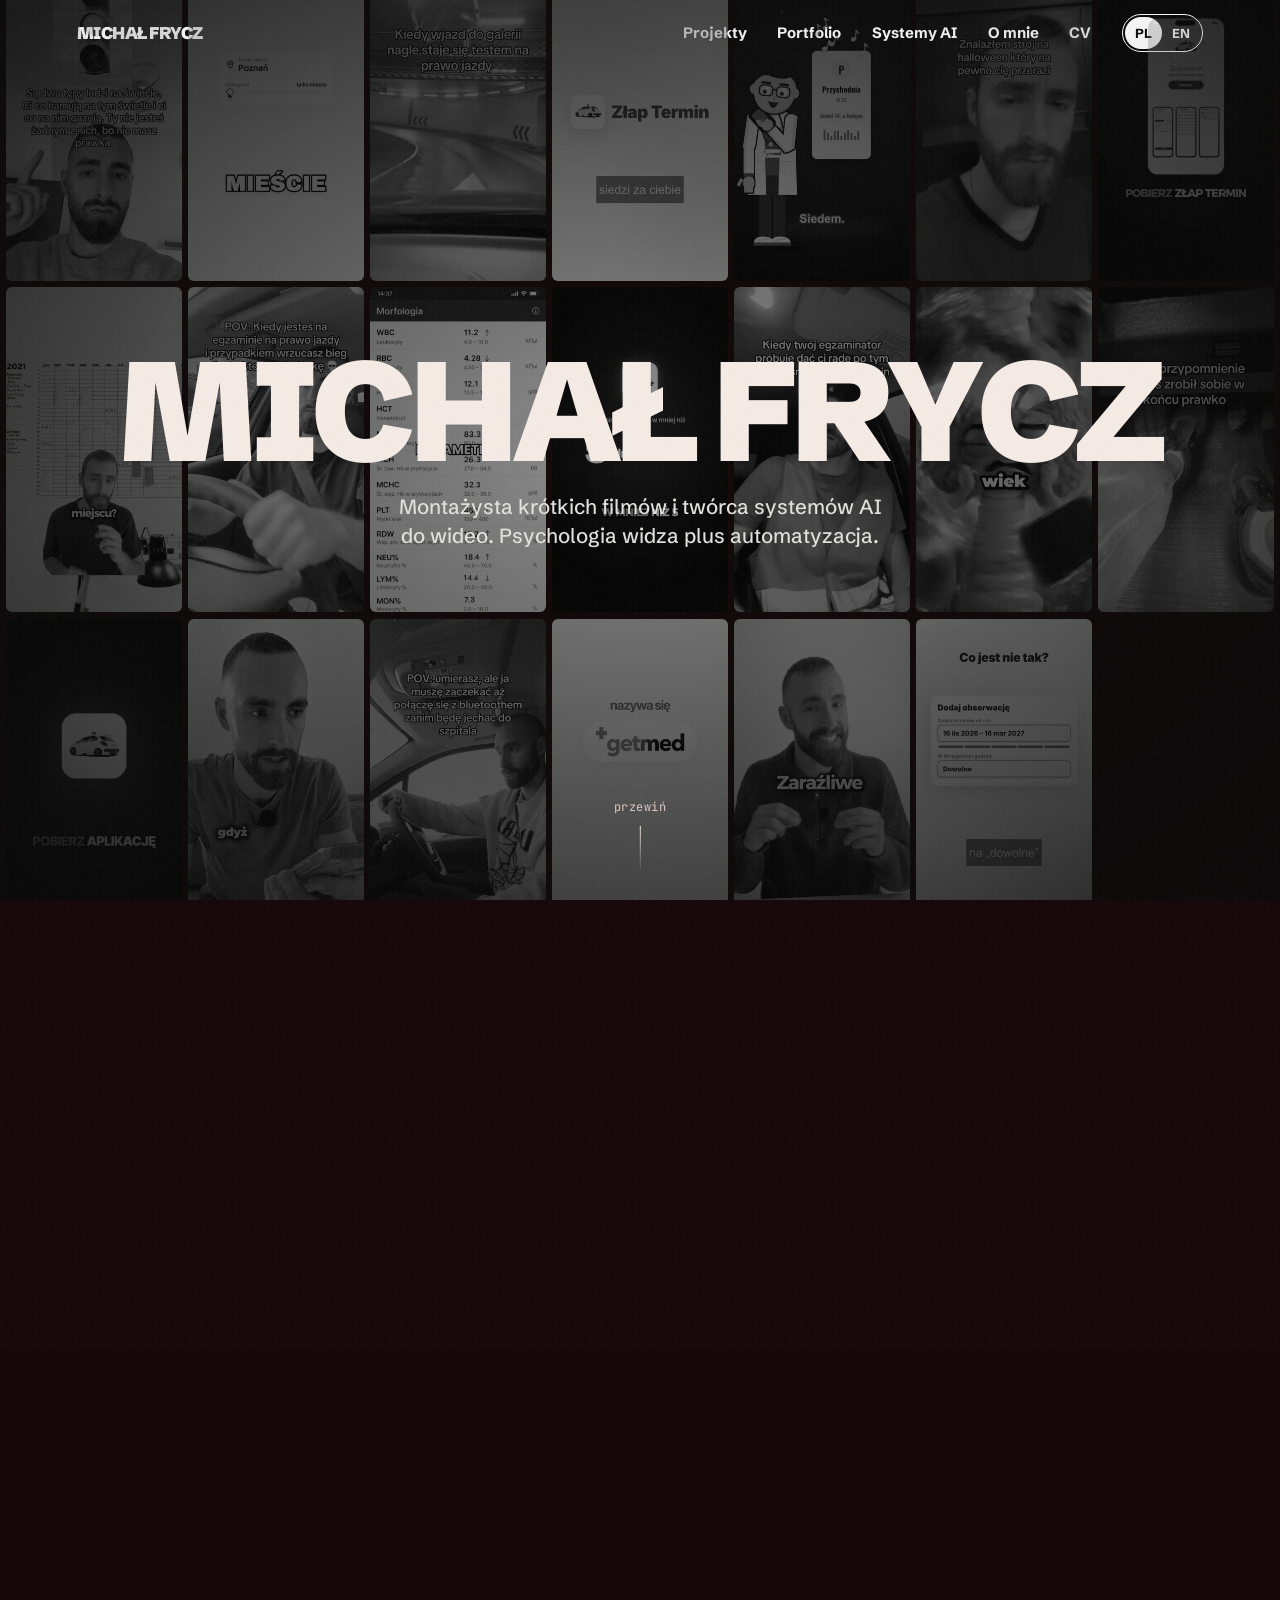
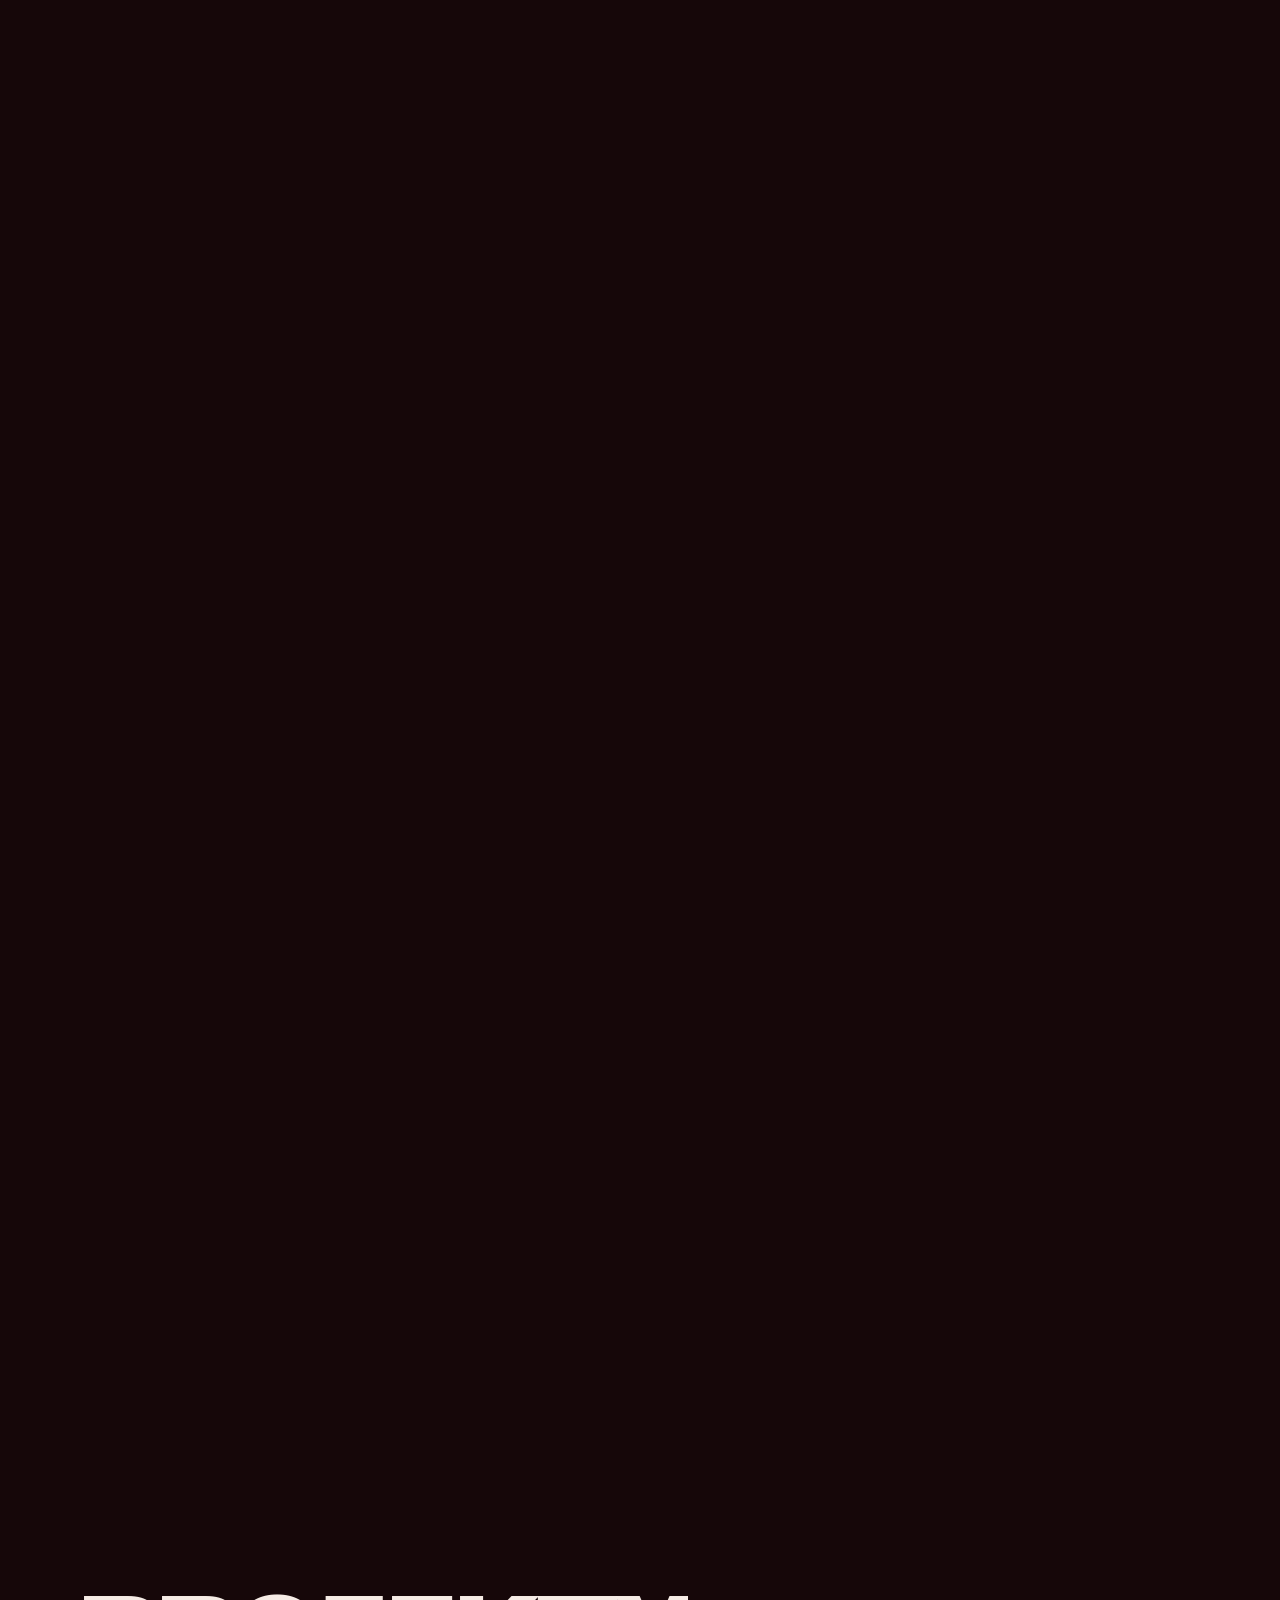
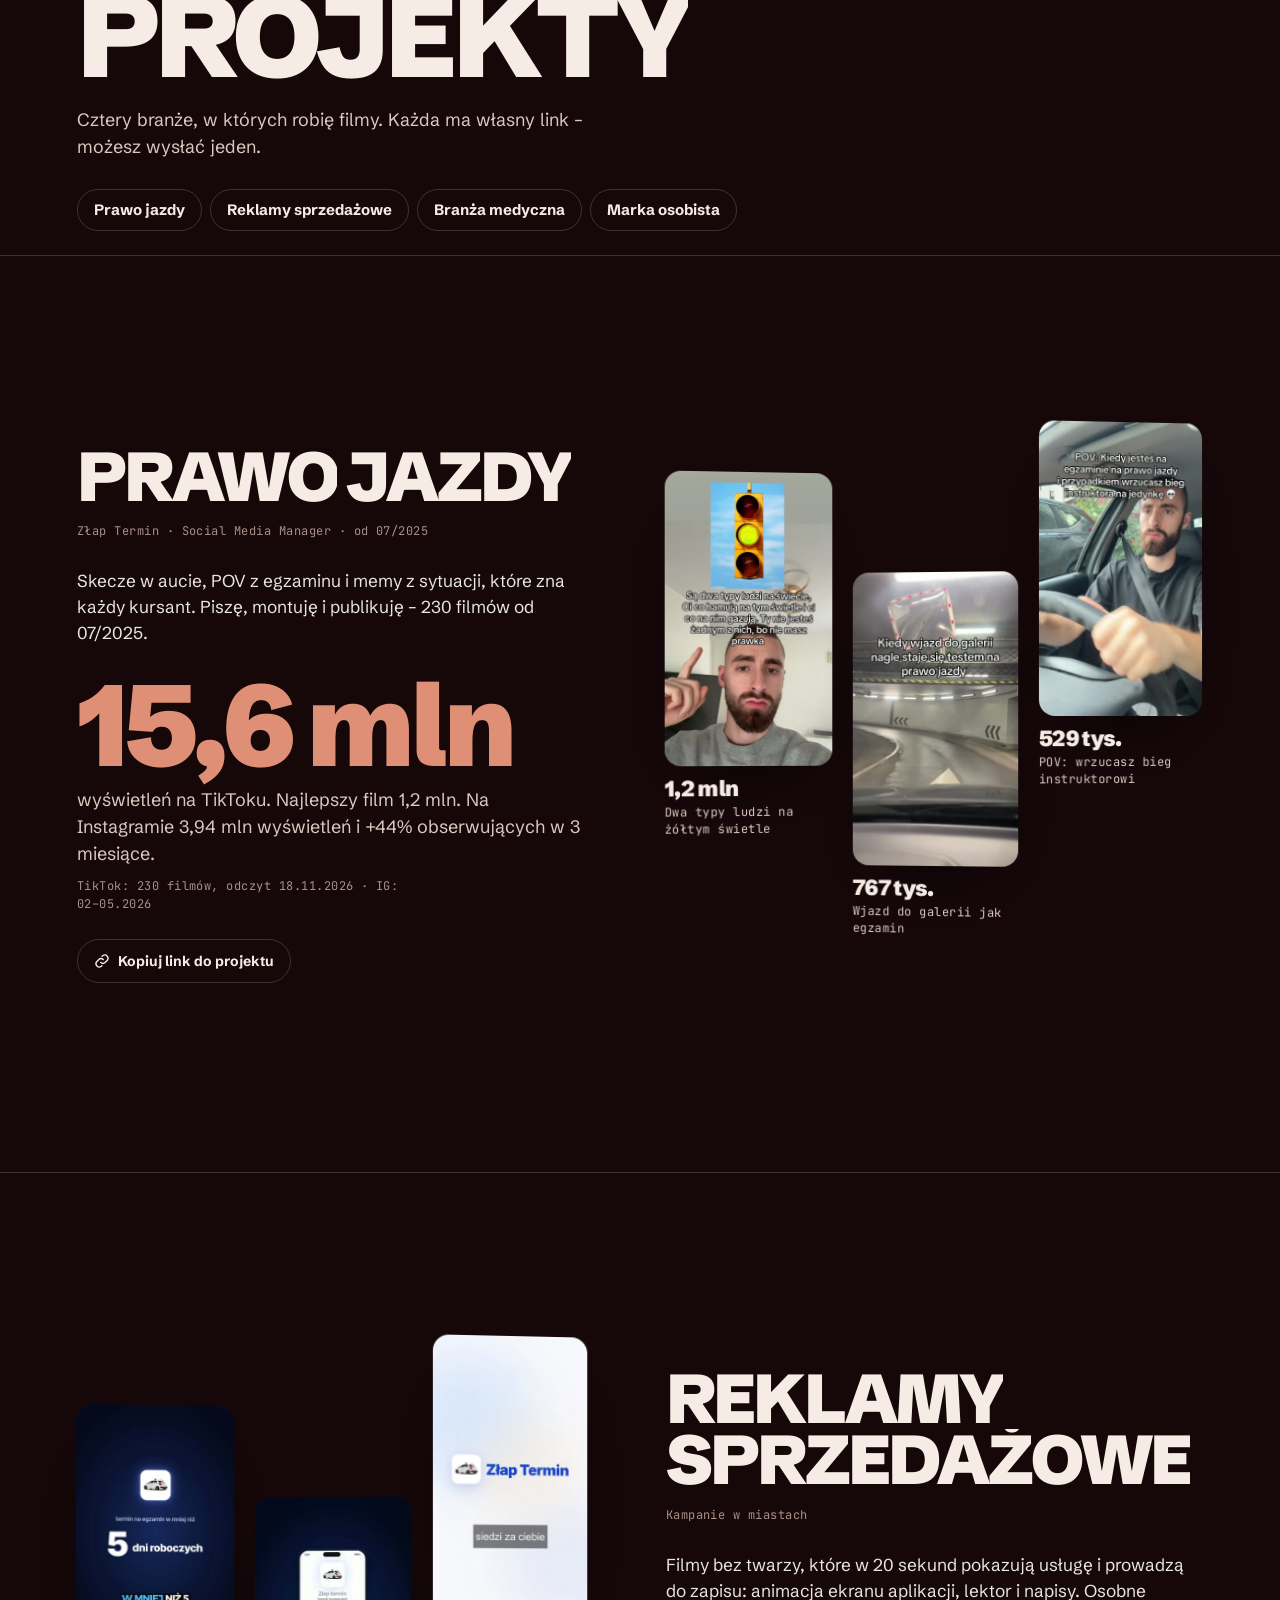
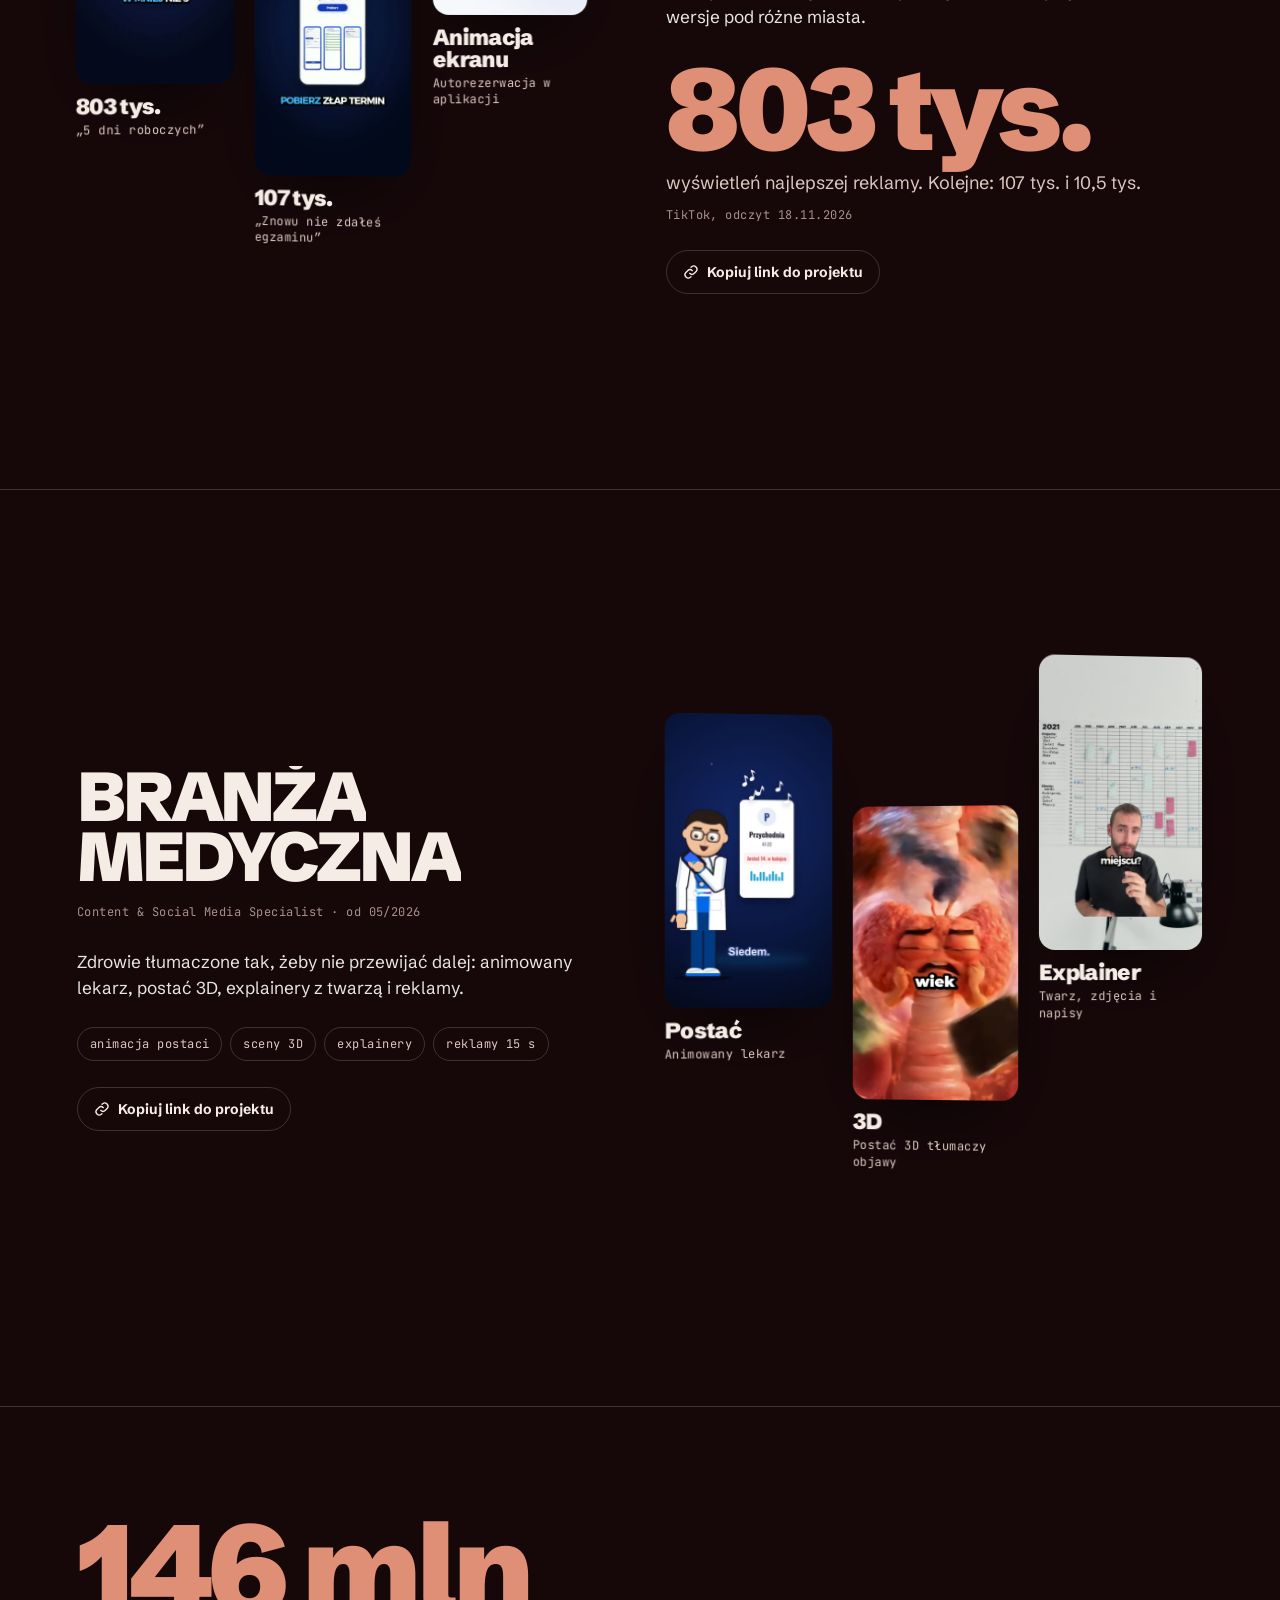
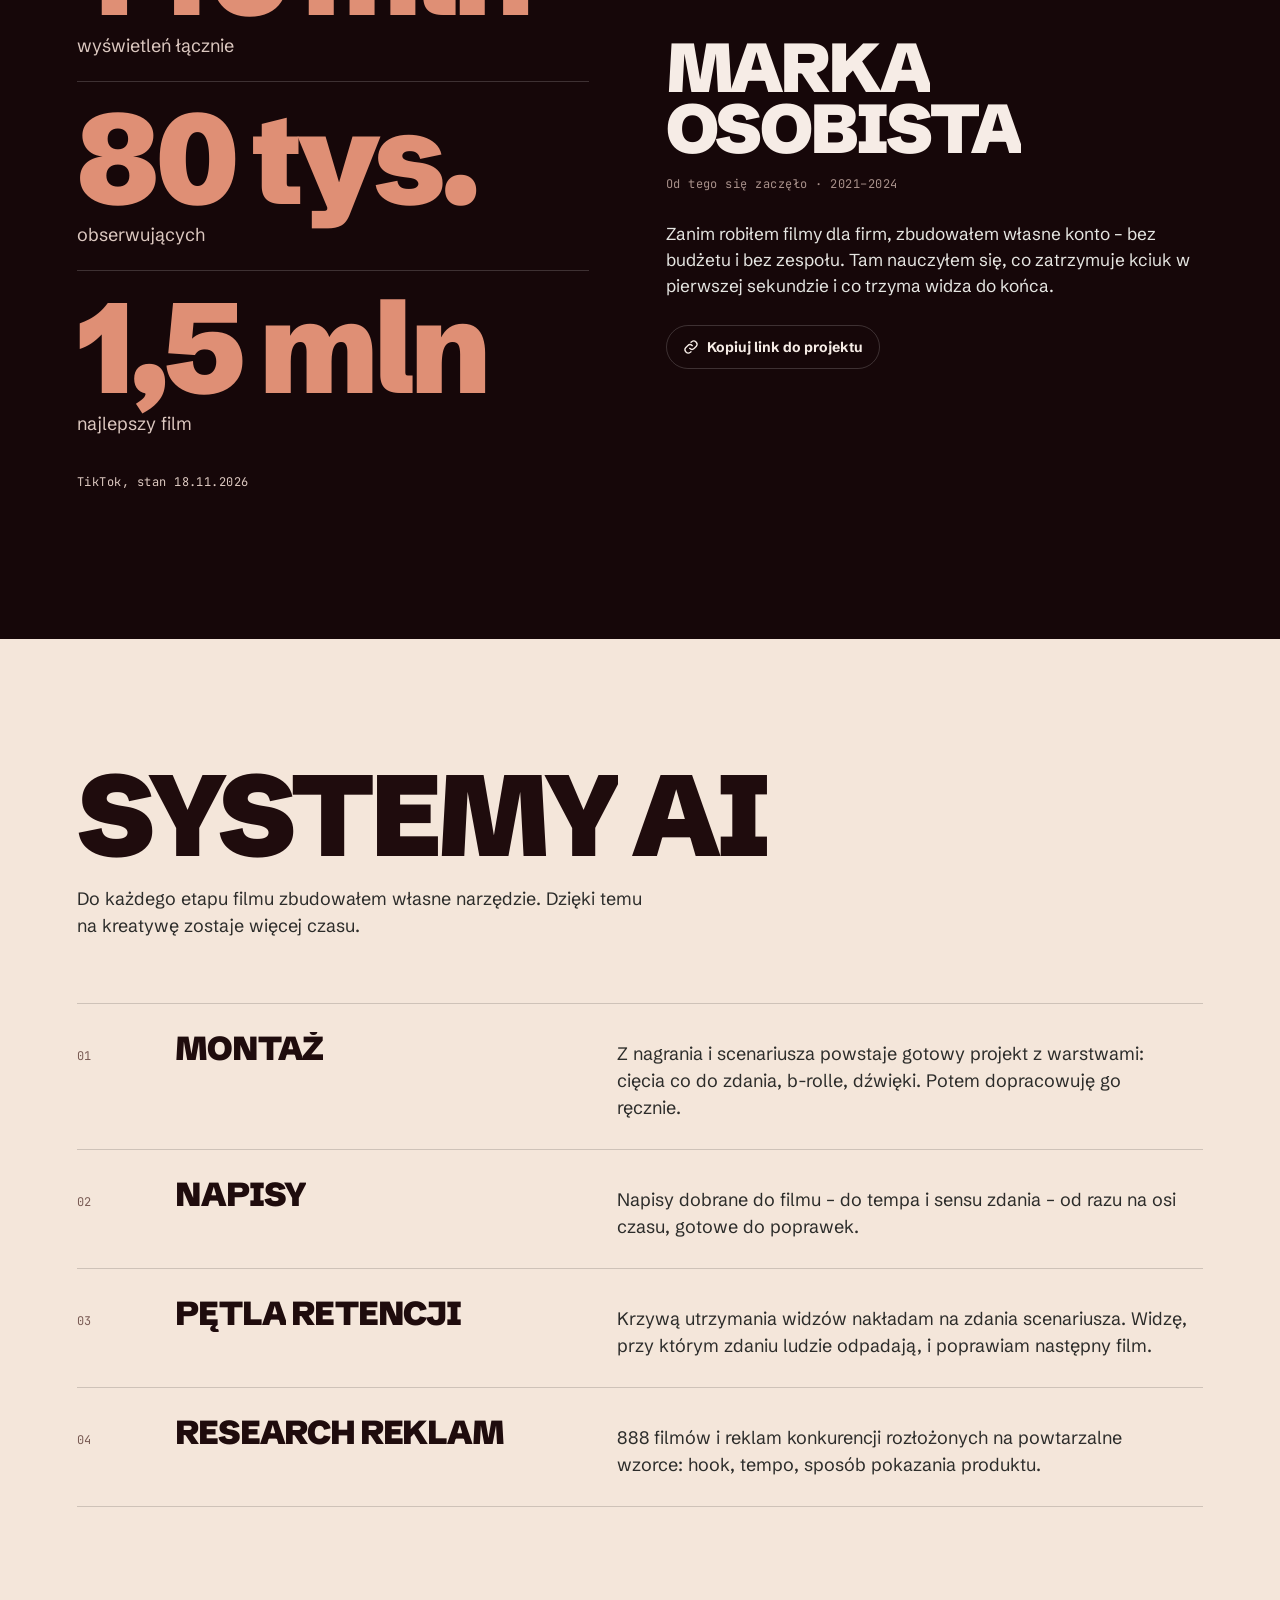
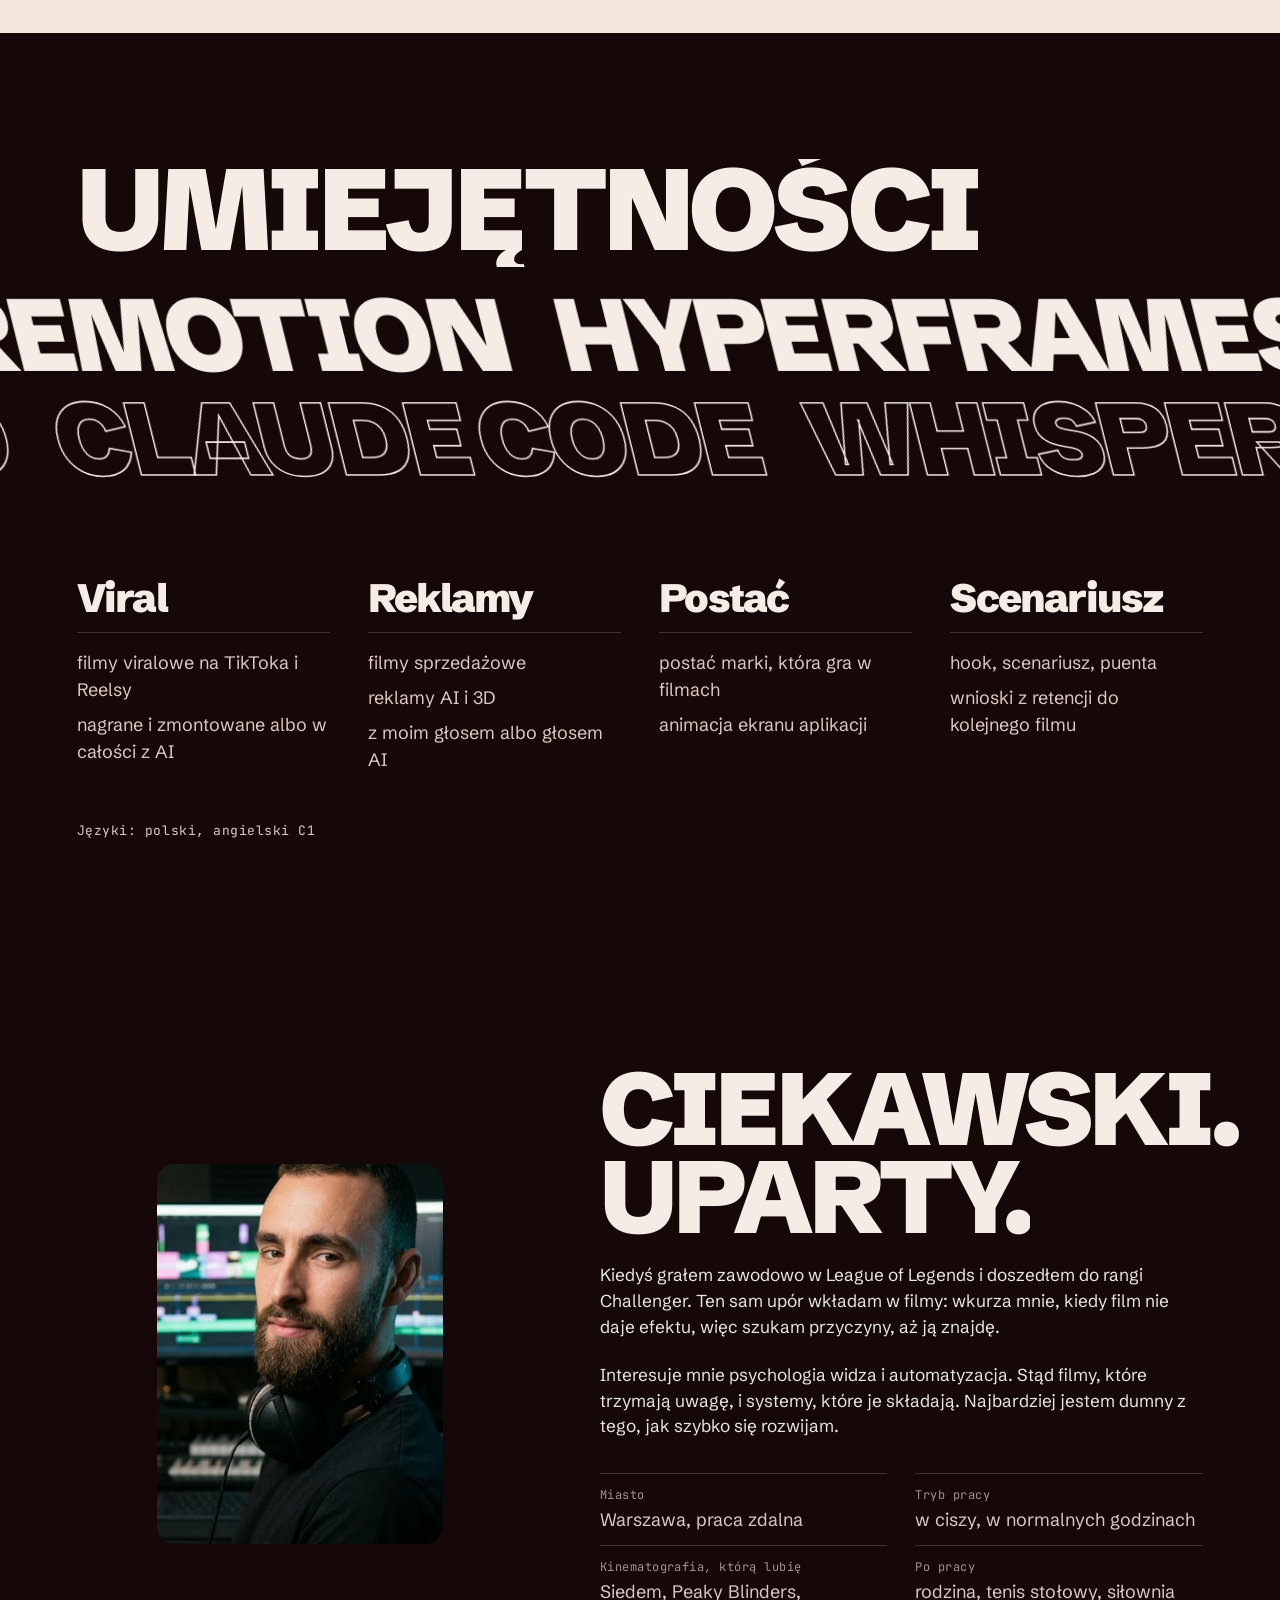
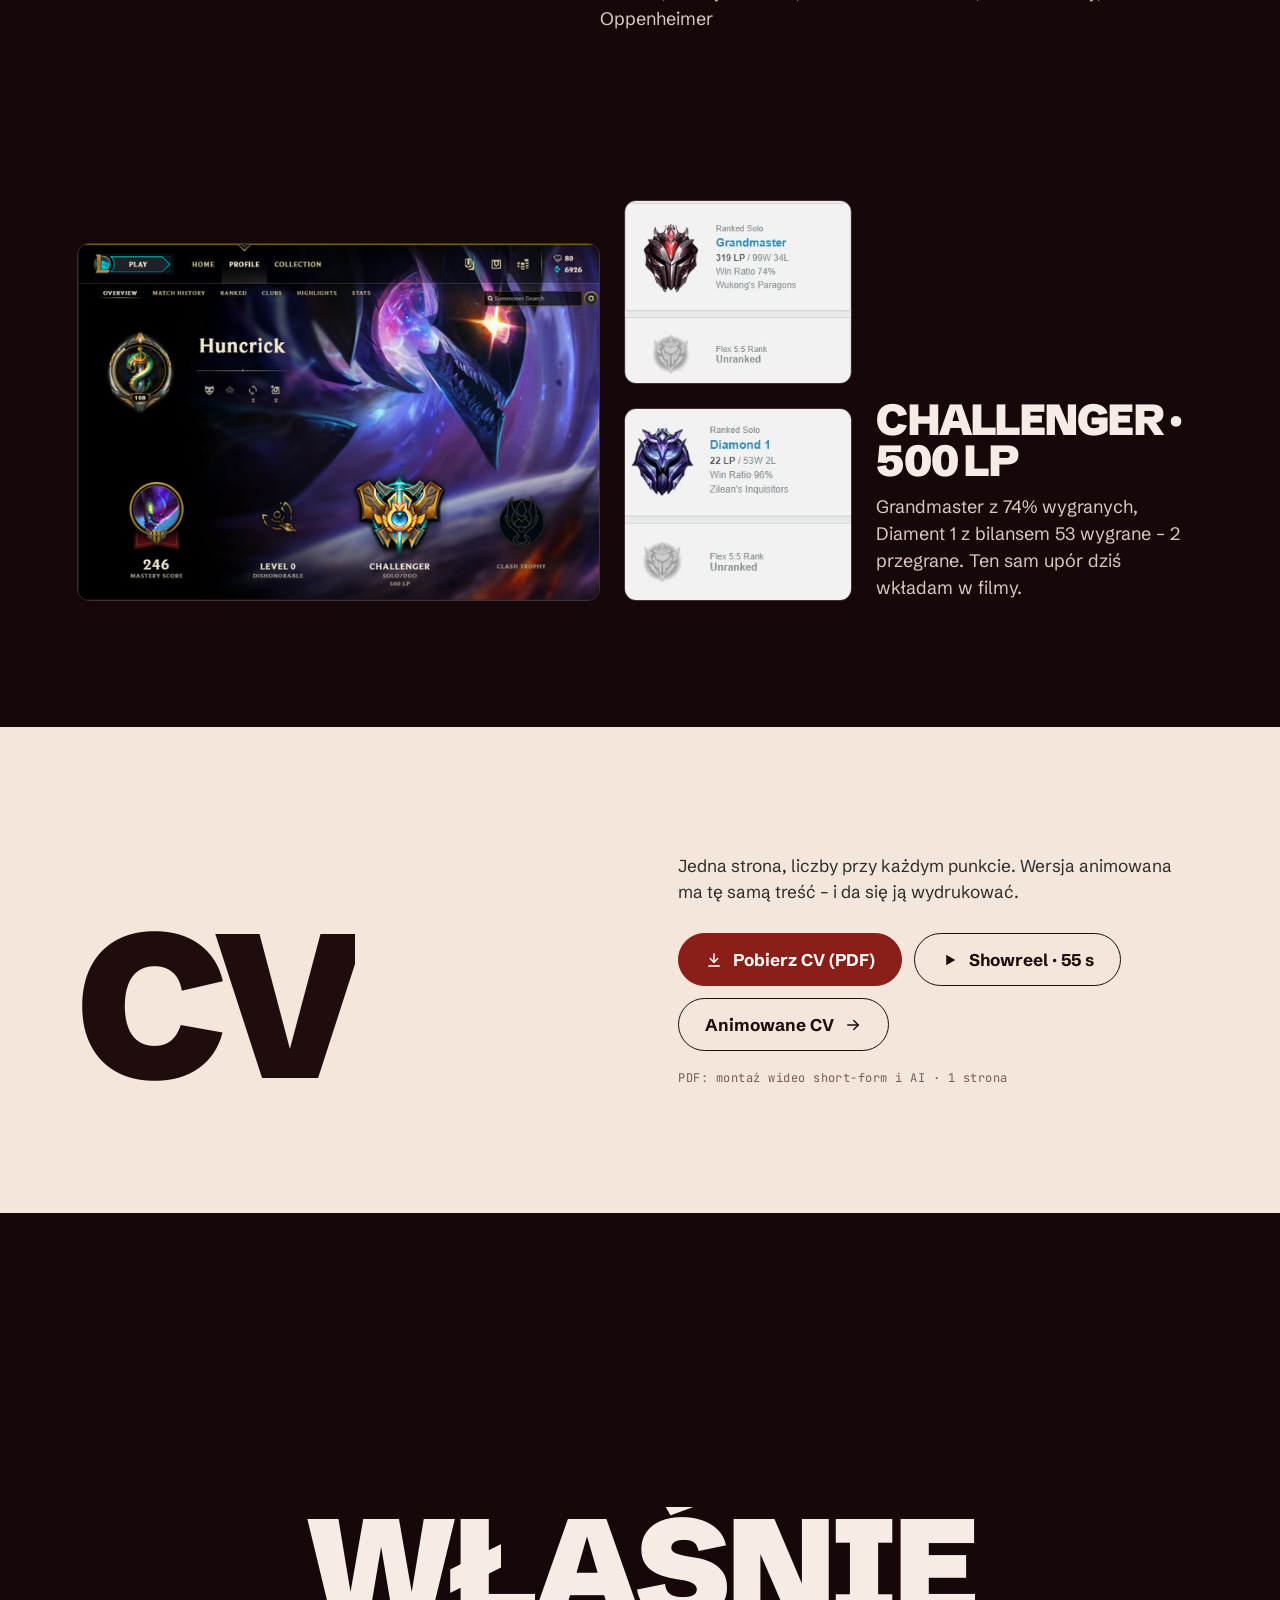
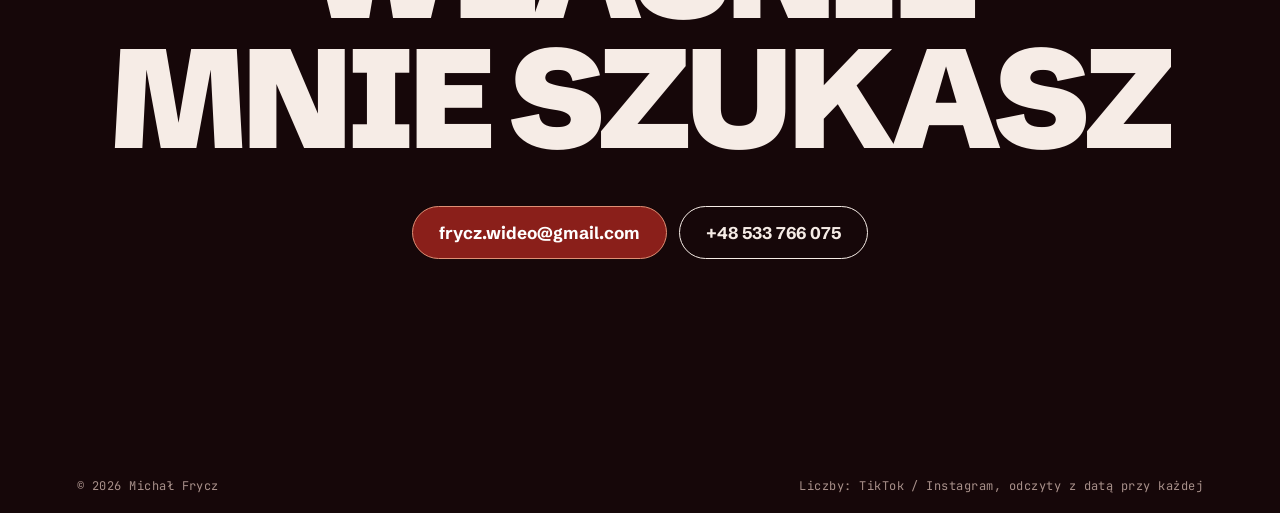
<file: praca/index.html>
<!doctype html>
<html lang="pl" data-j="pl" data-tytul-pl="Michał Frycz – montażysta krótkich filmów i systemy AI" data-tytul-en="Michał Frycz – short-form video editor & AI systems">
<head>
<meta charset="utf-8">
<link rel="icon" href="../favicon.ico" sizes="48x48"><link rel="apple-touch-icon" href="../apple-touch-icon.png">
<meta name="viewport" content="width=device-width, initial-scale=1">
<title>Michał Frycz – montażysta krótkich filmów i systemy AI</title>
<meta name="description" content="Michał Frycz: montaż krótkich filmów, animacja w kodzie i własne systemy AI do produkcji wideo. Projekty, CV, kontakt.">
<link rel="preconnect" href="https://fonts.googleapis.com">
<link rel="preconnect" href="https://fonts.gstatic.com" crossorigin>
<link href="https://fonts.googleapis.com/css2?family=Schibsted+Grotesk:wght@400;500;700;900&family=JetBrains+Mono:wght@400&display=swap" rel="stylesheet">
<link rel="stylesheet" href="wspolne.css">
<script src="jezyk.js"></script>
<style>
/* ===== START: ściana filmów → wizytówka ===== */
.s1{height:340vh;position:relative}
.s1 .przyk{position:sticky;top:0;height:100vh;height:100svh;overflow:hidden;perspective:1400px}
.sciana{position:absolute;inset:0;display:grid;grid-template-columns:repeat(7,1fr);grid-auto-rows:calc((100vw/7)*16/9);gap:6px;padding:6px;align-content:center;transform-style:preserve-3d}
.kafel{position:relative;border-radius:6px;overflow:hidden;background:#151515;will-change:transform,opacity}
.kafel video{width:100%;height:100%;object-fit:cover;filter:grayscale(1) contrast(1.05) brightness(.8)}
.zaslona{position:absolute;inset:0;background:radial-gradient(ellipse at center,rgba(10,10,10,.3),rgba(10,10,10,.88));pointer-events:none}
.tytul{position:absolute;inset:0;display:flex;flex-direction:column;justify-content:center;align-items:center;text-align:center;pointer-events:none;padding:0 var(--margines)}
.tytul h1{font:900 clamp(52px,11vw,190px)/.86 "Schibsted Grotesk";letter-spacing:-.045em;text-transform:uppercase}
.tytul h1 .slowo{display:inline-block;white-space:nowrap}
.tytul h1 .lit{display:inline-block;will-change:transform}
.tytul p{font:500 clamp(17px,1.6vw,22px)/1.4 "Schibsted Grotesk";color:#e2e2de;margin-top:22px;max-width:44ch;text-wrap:balance}
.wskazowka{position:absolute;left:50%;bottom:28px;transform:translateX(-50%);display:flex;flex-direction:column;align-items:center;gap:10px;color:var(--txt2)}
.wskazowka i{display:block;width:1px;height:46px;background:linear-gradient(var(--txt),transparent);transform-origin:top;animation:kreska 1.8s var(--ease) infinite}
@keyframes kreska{0%{transform:scaleY(0)}60%{transform:scaleY(1);opacity:1}100%{transform:scaleY(1);opacity:0}}
.kadr{position:absolute;left:50%;top:47%;height:min(76vh,740px);aspect-ratio:9/16;transform:translate(-50%,-50%) scale(.2);opacity:0;will-change:transform,opacity}
.kadr .film{width:100%;height:100%;border-radius:18px;overflow:hidden;background:#111}
.kadr .film video{width:100%;height:100%;object-fit:cover}
.kadr figcaption{position:absolute;top:calc(100% + 12px);left:0;right:0;text-align:center;color:var(--txt2);white-space:nowrap}
.panel-liczb{position:absolute;left:var(--margines);top:50%;transform:translateY(-50%);width:min(40vw,500px);opacity:0;font-variant-numeric:tabular-nums;z-index:3}
.wiersz-l{padding:18px 0;border-top:1px solid var(--linia)}
.wiersz-l:first-child{border-top:0;padding-top:0}
.wiersz-l b{display:block;font:900 clamp(44px,6vw,100px)/.88 "Schibsted Grotesk";letter-spacing:-.045em;color:var(--akcent)}
.wiersz-l>span{display:block;margin-top:8px;font:500 clamp(15px,1.2vw,17px)/1.4 "Schibsted Grotesk";color:var(--txt2);max-width:34ch}
.panel-liczb .zrodlo,.liczby-plaskie .zrodlo{color:var(--szary);margin-top:18px}
/* liczby w zwykłym przepływie: telefon i tryb bez ruchu */
.liczby-plaskie{display:none;padding:56px var(--margines) 24px}
.liczby-plaskie .wizyt{display:none;width:min(70vw,320px);margin:0 auto 40px}
.liczby-plaskie .wizyt video{border-radius:14px;width:100%;aspect-ratio:9/16;object-fit:cover;background:#111}
.liczby-plaskie .wizyt figcaption{text-align:center;color:var(--txt2);margin-top:10px}

/* ===== PROJEKTY ===== */
.projekty{padding:clamp(80px,14vh,160px) 0 40px}
.naglowek-sekcji{padding:0 var(--margines);max-width:1500px;margin:0 auto 24px}
.naglowek-sekcji h2{font:900 clamp(48px,9vw,150px)/.86 "Schibsted Grotesk";letter-spacing:-.045em;text-transform:uppercase}
.naglowek-sekcji p{margin-top:22px;color:var(--txt2);max-width:52ch;font-size:clamp(17px,1.4vw,20px)}
.spis{display:flex;flex-wrap:wrap;gap:8px;margin-top:28px;list-style:none}
.spis a{display:inline-block;padding:9px 16px;border:1px solid var(--linia);border-radius:999px;text-decoration:none;font-weight:700;font-size:15px;transition:background .3s,color .3s,border-color .3s}
.spis a:hover{background:var(--txt);color:var(--tlo);border-color:var(--txt)}
.case{position:relative;max-width:1500px;margin:0 auto;padding:clamp(70px,12vh,140px) var(--margines);display:grid;grid-template-columns:minmax(0,1fr) minmax(0,1.05fr);gap:clamp(32px,6vw,110px);align-items:center;border-top:1px solid var(--linia);scroll-margin-top:0}
.case.odwr .case-tekst{order:2}
.case-tekst h3{font:900 clamp(40px,5.4vw,88px)/.88 "Schibsted Grotesk";letter-spacing:-.045em;text-transform:uppercase}
.case-tekst .rola{display:block;margin-top:16px;color:var(--szary)}
.case-tekst .opis{margin-top:28px;color:#e6e6e2;max-width:48ch;font-size:clamp(17px,1.35vw,20px)}
.formaty{display:flex;flex-wrap:wrap;gap:8px;margin-top:26px;list-style:none}
.formaty li{border:1px solid var(--linia);border-radius:999px;padding:7px 12px;color:var(--txt2)}
.marka-liczby{display:grid;gap:0}
.marka-liczby>div{padding:22px 0;border-top:1px solid var(--linia)}
.marka-liczby>div:first-child{border-top:0;padding-top:0}
.marka-liczby b{display:block;font:900 clamp(64px,10vw,170px)/.85 "Schibsted Grotesk";letter-spacing:-.045em}
.marka-liczby span{display:block;margin-top:8px;color:var(--txt2)}
.marka-liczby .zrodlo{color:var(--szary);margin-top:6px}
.wynik{margin-top:30px}
.wynik b{display:block;font:900 clamp(64px,9vw,150px)/.85 "Schibsted Grotesk";letter-spacing:-.045em}
.wynik p{margin-top:12px;color:var(--txt2);max-width:46ch}
.wynik .zrodlo{color:var(--szary);margin-top:10px}
.kopiuj{margin-top:26px;display:inline-flex;align-items:center;gap:8px;background:none;border:1px solid var(--linia);color:var(--txt);font:700 14px "Schibsted Grotesk";padding:10px 16px;border-radius:999px;cursor:pointer;min-height:44px;transition:border-color .3s,background .3s,color .3s}
.kopiuj:hover{border-color:var(--txt)}
.kopiuj.ok{background:var(--txt);color:var(--tlo)}
.kopiuj svg{width:16px;height:16px}
.telefony{display:flex;justify-content:center;align-items:center;gap:clamp(10px,1.6vw,22px);perspective:1200px;min-height:min(78vh,700px)}
.tel{position:relative;flex:0 1 31%;max-width:260px;will-change:transform}
.tel.jeden{flex-basis:56%;max-width:340px}
.tel .film{aspect-ratio:9/16;border-radius:16px;overflow:hidden;background:#151515;box-shadow:0 30px 80px -30px rgba(0,0,0,.9)}
.tel video{width:100%;height:100%;object-fit:cover}
.tel figcaption{margin-top:12px;color:var(--txt2);line-height:1.35}
.tel figcaption b{display:block;font:900 22px/1 "Schibsted Grotesk";letter-spacing:-.03em;color:var(--txt);margin-bottom:4px}

/* ===== SYSTEMY ===== */
.systemy{background:var(--jasne-tlo);color:var(--jasne-txt);padding:clamp(90px,14vh,170px) var(--margines)}
.systemy .naglowek-sekcji{padding:0;margin-bottom:clamp(40px,7vh,80px)}
.systemy .naglowek-sekcji p{color:#2c2c2a}
.systemy-in{max-width:1500px;margin:0 auto}
.system{display:grid;grid-template-columns:60px minmax(0,1.1fr) minmax(0,1.6fr);gap:clamp(16px,3vw,48px);padding:28px 0;border-top:1px solid rgba(10,10,10,.16);align-items:baseline}
.system:last-child{border-bottom:1px solid rgba(10,10,10,.16)}
.system h3{font:900 clamp(26px,2.6vw,40px)/1 "Schibsted Grotesk";letter-spacing:-.035em;text-transform:uppercase}
.system p{color:#2c2c2a;max-width:52ch}
.system .nr{color:var(--jasne-szary)}

/* ===== UMIEJĘTNOŚCI ===== */
.umiej{padding:clamp(90px,14vh,170px) 0}
.tasmy{overflow:hidden;margin:6px 0 clamp(60px,10vh,110px)}
.tasma{display:flex;width:max-content;will-change:transform}
.tasma span{font:900 clamp(48px,8vw,130px)/1.02 "Schibsted Grotesk";letter-spacing:-.045em;text-transform:uppercase;white-space:nowrap;padding-right:.5em}
.tasma.druga span{color:transparent;-webkit-text-stroke:1.5px var(--txt)}
.umiej-siatka{max-width:1500px;margin:0 auto;padding:0 var(--margines);display:grid;grid-template-columns:repeat(4,minmax(0,1fr));gap:clamp(20px,3vw,48px)}
.umiej-siatka h3{font:900 24px/1 "Schibsted Grotesk";letter-spacing:-.03em;text-transform:uppercase;padding-bottom:14px;border-bottom:1px solid var(--linia);margin-bottom:14px}
.umiej-duze{display:block;font:900 clamp(36px,3.1vw,60px)/.9 "Schibsted Grotesk";letter-spacing:-.045em;padding-bottom:16px;border-bottom:1px solid var(--linia);margin-bottom:16px;white-space:nowrap}
.umiej-jezyk{max-width:1500px;margin:clamp(28px,4vw,48px) auto 0;padding:0 var(--margines);color:var(--txt2);font-size:13px}
.umiej-siatka ul{list-style:none;display:grid;gap:8px;color:var(--txt2)}

/* ===== O MNIE ===== */
.omnie{max-width:1500px;margin:0 auto;padding:clamp(60px,10vh,120px) var(--margines) clamp(90px,14vh,170px);display:grid;grid-template-columns:minmax(0,.85fr) minmax(0,1.15fr);gap:clamp(32px,6vw,110px);align-items:center}
.zdjecie{position:relative;aspect-ratio:3/4;overflow:hidden;border-radius:18px;background:#151515;clip-path:inset(var(--odsl,18%) var(--odsl,18%) var(--odsl,18%) var(--odsl,18%) round 18px)}
.zdjecie img{width:100%;height:100%;object-fit:cover;transform:scale(var(--skala,1.18))}
.omnie h2{font:900 clamp(52px,8vw,136px)/.86 "Schibsted Grotesk";letter-spacing:-.045em;text-transform:uppercase}
.omnie .tekst p{margin-top:22px;color:#e6e6e2;max-width:54ch;font-size:clamp(17px,1.35vw,20px)}
.fakty{margin-top:34px;display:grid;grid-template-columns:repeat(2,minmax(0,1fr));gap:0 28px;list-style:none}
.fakty li{padding:12px 0;border-top:1px solid var(--linia);color:var(--txt2)}
.fakty li .mono{display:block;color:var(--szary);margin-bottom:2px}

.lol-pas{grid-column:1/-1;display:grid;grid-template-columns:minmax(0,1.6fr) minmax(0,.7fr) minmax(0,1fr);gap:clamp(12px,2vw,24px);align-items:end;margin-top:clamp(40px,8vh,90px)}
.lol-pas img{width:100%;height:auto;border-radius:12px;border:1px solid var(--linia);transform:translateY(40px) rotate(-2deg);opacity:0;transition:transform 1.1s var(--ease),opacity .8s}
.lol-boczne{display:grid;gap:clamp(12px,2vw,24px)}
.lol-boczne img:nth-child(1){transition-delay:.12s}.lol-boczne img:nth-child(2){transition-delay:.24s}
.lol-pas.widac img{transform:none;opacity:1}
.lol-pas figcaption{color:var(--txt2);max-width:34ch}
.lol-pas figcaption b{display:block;font:900 clamp(30px,3.4vw,54px)/.95 "Schibsted Grotesk";letter-spacing:-.04em;text-transform:uppercase;color:var(--txt);margin-bottom:12px}
.rm .lol-pas img{transform:none;opacity:1;transition:none}
@media (max-width:820px){.lol-pas{grid-template-columns:1fr}.lol-boczne{grid-template-columns:1fr 1fr}}

/* ===== CV ===== */
.cv-sek{background:var(--jasne-tlo);color:var(--jasne-txt);padding:clamp(90px,14vh,170px) var(--margines)}
.cv-in{max-width:1500px;margin:0 auto;display:grid;grid-template-columns:minmax(0,1fr) minmax(0,1fr);gap:clamp(32px,6vw,110px);align-items:end}
.cv-sek h2{font:900 clamp(80px,16vw,280px)/.8 "Schibsted Grotesk";letter-spacing:-.05em;text-transform:uppercase}
.cv-sek p{color:#2c2c2a;max-width:46ch;font-size:clamp(17px,1.35vw,20px)}
.cv-akcje{display:flex;flex-wrap:wrap;gap:12px;margin-top:28px}
.cv-sek .mono{color:var(--jasne-szary);margin-top:18px;display:block}

/* ===== KONIEC ===== */
.koniec{min-height:100vh;min-height:100svh;display:grid;place-items:center;text-align:center;padding:100px var(--margines) 60px;position:relative}
.koniec h2{font:900 clamp(56px,11vw,190px)/.86 "Schibsted Grotesk";letter-spacing:-.045em;text-transform:uppercase}
.koniec .wiersz-k{display:block;overflow:hidden;padding-bottom:.06em}
.koniec .wiersz-k>span{display:inline-block;transform:translateY(110%) rotate(8deg);transition:transform 1s var(--ease)}
.koniec.widac .wiersz-k>span{transform:none}
.kontakt{display:flex;flex-wrap:wrap;justify-content:center;gap:12px;margin-top:40px}
.stopka{position:absolute;left:0;right:0;bottom:18px;display:flex;justify-content:space-between;gap:16px;padding:0 var(--margines);color:var(--szary);flex-wrap:wrap}

@media (max-width:1000px){
  .system{grid-template-columns:44px minmax(0,1fr)}
  .system p{grid-column:2}
  .umiej-siatka{grid-template-columns:repeat(2,minmax(0,1fr))}
}
@media (max-width:820px){
  .sciana{grid-template-columns:repeat(4,1fr);grid-auto-rows:calc((100vw/4)*16/9)}
  .panel-liczb{display:none}
  .liczby-plaskie{display:block}
  .case{grid-template-columns:1fr}
  .case.odwr .case-tekst{order:0}
  .telefony{min-height:0;justify-content:flex-start;overflow-x:auto;scroll-snap-type:x mandatory;padding-bottom:6px;margin:0 calc(var(--margines)*-1);padding-left:var(--margines);padding-right:var(--margines);scroll-padding-inline:var(--margines)}
  .tel{flex:0 0 58%;scroll-snap-align:start}
  .tel.jeden{flex-basis:70%}
  .omnie,.cv-in{grid-template-columns:1fr}
  .zdjecie{max-width:420px}
  .fakty{grid-template-columns:1fr}
  .stopka{position:static;margin-top:60px;justify-content:center}
  .koniec{min-height:auto;padding-top:120px}
}
@media (max-width:520px){.umiej-siatka{grid-template-columns:1fr;row-gap:36px}}

/* ===== bez ruchu: układ statyczny, filmy na żądanie ===== */
.rm .s1{height:100vh;height:100svh}
.rm .kadr,.rm .panel-liczb,.rm .wskazowka{display:none}
.rm .liczby-plaskie{display:block}
.rm .liczby-plaskie .wizyt{display:block}
.rm .koniec .wiersz-k>span{transform:none;transition:none}
.rm .wskazowka i{animation:none}
@media print{.ziarno,.pasek,.sciana,.wskazowka{display:none}}
</style>
</head>
<body>
<div class="ziarno" aria-hidden="true"></div>
<a class="pasek-skip" href="#projekty" style="position:absolute;left:-999px">Przejdź do projektów</a>

<header class="pasek">
  <a class="marka" href="#start">Michał Frycz</a>
  <nav aria-label="Menu">
    <a class="szeroki" href="#projekty"><span class="pl">Projekty</span><span class="en">Work</span></a>
    <a href="../projekty/" data-href-pl="../projekty/" data-href-en="../projekty/en/">Portfolio</a>
    <a class="szeroki" href="#systemy"><span class="pl">Systemy AI</span><span class="en">AI systems</span></a>
    <a class="szeroki" href="#o-mnie"><span class="pl">O mnie</span><span class="en">About</span></a>
    <a href="#cv">CV</a>
    <div class="jezyki" role="group" aria-label="Język / Language">
      <button type="button" data-jezyk="pl" aria-pressed="true">PL</button>
      <button type="button" data-jezyk="en" aria-pressed="false">EN</button>
    </div>
  </nav>
</header>

<main>
<!-- 1. START -->
<section class="s1" id="start" aria-label="Michał Frycz">
  <div class="przyk">
    <div class="sciana" id="sciana" aria-hidden="true"></div>
    <div class="zaslona" id="zaslona"></div>
    <div class="tytul" id="tytul">
      <h1 id="imie">Michał Frycz</h1>
      <p><span class="pl">Montażysta krótkich filmów i twórca systemów AI do wideo. Psychologia widza plus automatyzacja.</span><span class="en">Short-form video editor who builds his own AI video systems. Viewer psychology plus automation.</span></p>
    </div>
    <div class="wskazowka mono" id="wskazowka" aria-hidden="true"><span class="pl">przewiń</span><span class="en">scroll</span><i></i></div>
    <figure class="kadr" id="kadr">
      <div class="film"><video src="../media-wspolne/wizytowka.mp4" muted loop playsinline autoplay preload="auto" aria-label="Reklama Złap Termin „5 dni roboczych”"></video></div>
      <figcaption class="mono"><span class="pl">reklama sprzedażowa – 803 tys. wyświetleń</span><span class="en">sales ad – 803K views</span></figcaption>
    </figure>
    <div class="panel-liczb" id="licznik">
      <div class="wiersz-l"><b class="licz" data-do="15.6" data-dz="1" data-suf-pl=" mln" data-suf-en="M" id="liczba-glowna">15,6 mln</b><span><span class="pl">wyświetleń konta Złap Termin na TikToku, które prowadzę od 07/2025</span><span class="en">TikTok views on the Złap Termin account I have run since 07/2025</span></span></div>
      <div class="wiersz-l"><b>1,2 <span class="pl" style="display:inline;margin:0;font:inherit;color:inherit">mln</span><span class="en" style="display:inline;margin:0;font:inherit;color:inherit">M</span></b><span><span class="pl">jeden film – „Dwa typy ludzi na żółtym świetle”</span><span class="en">one video – “Two types of people at a yellow light”</span></span></div>
      <div class="wiersz-l"><b>80 <span class="pl" style="display:inline;margin:0;font:inherit;color:inherit">tys.</span><span class="en" style="display:inline;margin:0;font:inherit;color:inherit">K</span></b><span><span class="pl">obserwujących na moim własnym koncie</span><span class="en">followers on my own account</span></span></div>
      <p class="zrodlo mono"><span class="pl">TikTok, odczyt 18.11.2026 · 230 filmów ZT</span><span class="en">TikTok, read 18 Nov 2026 · 230 ZT videos</span></p>
    </div>
  </div>
</section>

<!-- liczby w przepływie (telefon / bez ruchu) -->
<section class="liczby-plaskie" aria-label="Liczby">
  <figure class="wizyt"><video src="../media-wspolne/wizytowka.mp4" muted loop playsinline controls preload="none"></video><figcaption class="mono"><span class="pl">reklama sprzedażowa – 803 tys. wyświetleń</span><span class="en">sales ad – 803K views</span></figcaption></figure>
  <div class="wiersz-l"><b class="licz" data-do="15.6" data-dz="1" data-suf-pl=" mln" data-suf-en="M">15,6 mln</b><span><span class="pl">wyświetleń konta Złap Termin na TikToku, które prowadzę od 07/2025</span><span class="en">TikTok views on the Złap Termin account I have run since 07/2025</span></span></div>
  <div class="wiersz-l"><b class="licz" data-do="1.2" data-dz="1" data-suf-pl=" mln" data-suf-en="M">1,2 mln</b><span><span class="pl">jeden film – „Dwa typy ludzi na żółtym świetle”</span><span class="en">one video – “Two types of people at a yellow light”</span></span></div>
  <div class="wiersz-l"><b class="licz" data-do="80" data-dz="0" data-suf-pl=" tys." data-suf-en="K">80 tys.</b><span><span class="pl">obserwujących na moim własnym koncie</span><span class="en">followers on my own account</span></span></div>
  <p class="zrodlo mono"><span class="pl">TikTok, odczyt 18.11.2026 · 230 filmów ZT</span><span class="en">TikTok, read 18 Nov 2026 · 230 ZT videos</span></p>
</section>

<!-- 2. PROJEKTY (branże zamiast marek; Złap Termin jako jedyny przykład z nazwy) -->
<section class="projekty" id="projekty" aria-labelledby="projekty-h">
  <div class="naglowek-sekcji odslon">
    <h2 id="projekty-h"><span class="podzial pl">Projekty</span><span class="podzial en">Work</span></h2>
    <p><span class="pl">Cztery branże, w których robię filmy. Każda ma własny link – możesz wysłać jeden.</span><span class="en">Four industries I make videos for. Each has its own link, so you can share just one.</span></p>
    <ul class="spis">
      <li><a href="#zlap-termin"><span class="pl">Prawo jazdy</span><span class="en">Driving tests</span></a></li>
      <li><a href="#reklamy"><span class="pl">Reklamy sprzedażowe</span><span class="en">Sales ads</span></a></li>
      <li><a href="#branza-medyczna"><span class="pl">Branża medyczna</span><span class="en">Healthcare</span></a></li>
      <li><a href="#marka-osobista"><span class="pl">Marka osobista</span><span class="en">Personal brand</span></a></li>
    </ul>
  </div>

  <article class="case" id="zlap-termin" aria-labelledby="c1">
    <div class="case-tekst odslon">
      <h3 id="c1"><span class="podzial pl">Prawo jazdy</span><span class="podzial en">Driving tests</span></h3>
      <span class="rola mono"><span class="pl">Złap Termin · Social Media Manager · od 07/2025</span><span class="en">Złap Termin · Social Media Manager · since 07/2025</span></span>
      <p class="opis"><span class="pl">Skecze w aucie, POV z egzaminu i memy z sytuacji, które zna każdy kursant. Piszę, montuję i publikuję – 230 filmów od 07/2025.</span><span class="en">In-car sketches, exam POVs and memes about moments every learner driver knows. I write, edit and publish – 230 videos since 07/2025.</span></p>
      <div class="wynik">
        <b class="licz" data-do="15.6" data-dz="1" data-suf-pl=" mln" data-suf-en="M">15,6 mln</b>
        <p><span class="pl">wyświetleń na TikToku. Najlepszy film 1,2 mln. Na Instagramie 3,94 mln wyświetleń i +44% obserwujących w 3 miesiące.</span><span class="en">TikTok views. Best video 1.2M. On Instagram: 3.94M views and +44% followers in 3 months.</span></p>
        <p class="zrodlo mono"><span class="pl">TikTok: 230 filmów, odczyt 18.11.2026 · IG: 02–05.2026</span><span class="en">TikTok: 230 videos, read 18 Nov 2026 · IG: Feb–May 2026</span></p>
      </div>
      <button class="kopiuj" type="button" data-kotwica="zlap-termin"><svg viewBox="0 0 24 24" fill="none" stroke="currentColor" stroke-width="2" stroke-linecap="round" aria-hidden="true"><path d="M10 14a5 5 0 0 0 7 0l3-3a5 5 0 0 0-7-7l-1 1"/><path d="M14 10a5 5 0 0 0-7 0l-3 3a5 5 0 0 0 7 7l1-1"/></svg><span class="pl">Kopiuj link do projektu</span><span class="en">Copy project link</span></button>
    </div>
    <div class="telefony">
      <figure class="tel"><div class="film"><video data-src="../media-wspolne/katalog/52.mp4" poster="../media-wspolne/katalog/52.jpg" muted loop playsinline preload="none"></video></div><figcaption class="mono"><b><span class="pl">1,2 mln</span><span class="en">1.2M</span></b><span class="pl">Dwa typy ludzi na żółtym świetle</span><span class="en">Two types of people at a yellow light</span></figcaption></figure>
      <figure class="tel"><div class="film"><video data-src="../media-wspolne/katalog/53.mp4" poster="../media-wspolne/katalog/53.jpg" muted loop playsinline preload="none"></video></div><figcaption class="mono"><b><span class="pl">767 tys.</span><span class="en">767K</span></b><span class="pl">Wjazd do galerii jak egzamin</span><span class="en">Mall car park as a driving test</span></figcaption></figure>
      <figure class="tel"><div class="film"><video data-src="../media-wspolne/katalog/55.mp4" poster="../media-wspolne/katalog/55.jpg" muted loop playsinline preload="none"></video></div><figcaption class="mono"><b><span class="pl">529 tys.</span><span class="en">529K</span></b><span class="pl">POV: wrzucasz bieg instruktorowi</span><span class="en">POV: you shift the instructor’s gear</span></figcaption></figure>
    </div>
  </article>

  <article class="case odwr" id="reklamy" aria-labelledby="c2">
    <div class="case-tekst odslon">
      <h3 id="c2"><span class="podzial pl">Reklamy sprzedażowe</span><span class="podzial en">Sales ads</span></h3>
      <span class="rola mono"><span class="pl">Kampanie w miastach</span><span class="en">City campaigns</span></span>
      <p class="opis"><span class="pl">Filmy bez twarzy, które w 20 sekund pokazują usługę i prowadzą do zapisu: animacja ekranu aplikacji, lektor i napisy. Osobne wersje pod różne miasta.</span><span class="en">Faceless videos that show the service in 20 seconds and lead to sign-up: app-screen animation, voiceover and captions. Separate cuts for different cities.</span></p>
      <div class="wynik">
        <b class="licz" data-do="803" data-dz="0" data-suf-pl=" tys." data-suf-en="K">803 tys.</b>
        <p><span class="pl">wyświetleń najlepszej reklamy. Kolejne: 107 tys. i 10,5 tys.</span><span class="en">views on the best ad. Next ones: 107K and 10.5K.</span></p>
        <p class="zrodlo mono"><span class="pl">TikTok, odczyt 18.11.2026</span><span class="en">TikTok, read 18 Nov 2026</span></p>
      </div>
      <button class="kopiuj" type="button" data-kotwica="reklamy"><svg viewBox="0 0 24 24" fill="none" stroke="currentColor" stroke-width="2" stroke-linecap="round" aria-hidden="true"><path d="M10 14a5 5 0 0 0 7 0l3-3a5 5 0 0 0-7-7l-1 1"/><path d="M14 10a5 5 0 0 0-7 0l-3 3a5 5 0 0 0 7 7l1-1"/></svg><span class="pl">Kopiuj link do projektu</span><span class="en">Copy project link</span></button>
    </div>
    <div class="telefony">
      <figure class="tel"><div class="film"><video data-src="../media-wspolne/katalog/29.mp4" poster="../media-wspolne/katalog/29.jpg" muted loop playsinline preload="none"></video></div><figcaption class="mono"><b><span class="pl">803 tys.</span><span class="en">803K</span></b><span class="pl">„5 dni roboczych”</span><span class="en">“5 working days”</span></figcaption></figure>
      <figure class="tel"><div class="film"><video data-src="../media-wspolne/katalog/28.mp4" poster="../media-wspolne/katalog/28.jpg" muted loop playsinline preload="none"></video></div><figcaption class="mono"><b><span class="pl">107 tys.</span><span class="en">107K</span></b><span class="pl">„Znowu nie zdałeś egzaminu”</span><span class="en">“Failed your test again?”</span></figcaption></figure>
      <figure class="tel"><div class="film"><video data-src="../media-wspolne/katalog/39.mp4" poster="../media-wspolne/katalog/39.jpg" muted loop playsinline preload="none"></video></div><figcaption class="mono"><b><span class="pl">Animacja ekranu</span><span class="en">Screen animation</span></b><span class="pl">Autorezerwacja w aplikacji</span><span class="en">In-app auto-booking</span></figcaption></figure>
    </div>
  </article>

  <article class="case" id="branza-medyczna" aria-labelledby="c3">
    <div class="case-tekst odslon">
      <h3 id="c3"><span class="podzial pl">Branża medyczna</span><span class="podzial en">Healthcare</span></h3>
      <span class="rola mono"><span class="pl">Content &amp; Social Media Specialist · od 05/2026</span><span class="en">Content &amp; Social Media Specialist · since 05/2026</span></span>
      <p class="opis"><span class="pl">Zdrowie tłumaczone tak, żeby nie przewijać dalej: animowany lekarz, postać 3D, explainery z twarzą i reklamy.</span><span class="en">Health explained so people don’t scroll past: an animated doctor, a 3D character, face-to-camera explainers and ads.</span></p>
      <ul class="formaty mono"><li><span class="pl">animacja postaci</span><span class="en">character animation</span></li><li><span class="pl">sceny 3D</span><span class="en">3D scenes</span></li><li>explainery</li><li><span class="pl">reklamy 15 s</span><span class="en">15-second ads</span></li></ul>
      <button class="kopiuj" type="button" data-kotwica="branza-medyczna"><svg viewBox="0 0 24 24" fill="none" stroke="currentColor" stroke-width="2" stroke-linecap="round" aria-hidden="true"><path d="M10 14a5 5 0 0 0 7 0l3-3a5 5 0 0 0-7-7l-1 1"/><path d="M14 10a5 5 0 0 0-7 0l-3 3a5 5 0 0 0 7 7l1-1"/></svg><span class="pl">Kopiuj link do projektu</span><span class="en">Copy project link</span></button>
    </div>
    <div class="telefony">
      <figure class="tel"><div class="film"><video data-src="../media-wspolne/katalog/05.mp4" poster="../media-wspolne/katalog/05.jpg" muted loop playsinline preload="none"></video></div><figcaption class="mono"><b><span class="pl">Postać</span><span class="en">Character</span></b><span class="pl">Animowany lekarz</span><span class="en">Animated doctor</span></figcaption></figure>
      <figure class="tel"><div class="film"><video data-src="../media-wspolne/katalog/71.mp4" poster="../media-wspolne/katalog/71.jpg" muted loop playsinline preload="none"></video></div><figcaption class="mono"><b>3D</b><span class="pl">Postać 3D tłumaczy objawy</span><span class="en">3D character explains symptoms</span></figcaption></figure>
      <figure class="tel"><div class="film"><video data-src="../media-wspolne/katalog/06.mp4" poster="../media-wspolne/katalog/06.jpg" muted loop playsinline preload="none"></video></div><figcaption class="mono"><b>Explainer</b><span class="pl">Twarz, zdjęcia i napisy</span><span class="en">Face, photos and captions</span></figcaption></figure>
    </div>
  </article>

  <article class="case odwr" id="marka-osobista" aria-labelledby="c4">
    <div class="case-tekst odslon">
      <h3 id="c4"><span class="podzial pl">Marka osobista</span><span class="podzial en">Personal brand</span></h3>
      <span class="rola mono"><span class="pl">Od tego się zaczęło · 2021–2024</span><span class="en">Where it all started · 2021–2024</span></span>
      <p class="opis"><span class="pl">Zanim robiłem filmy dla firm, zbudowałem własne konto – bez budżetu i bez zespołu. Tam nauczyłem się, co zatrzymuje kciuk w pierwszej sekundzie i co trzyma widza do końca.</span><span class="en">Before making videos for companies, I built my own account – no budget, no team. That’s where I learned what stops the thumb in the first second and what keeps a viewer to the end.</span></p>
      <button class="kopiuj" type="button" data-kotwica="marka-osobista"><svg viewBox="0 0 24 24" fill="none" stroke="currentColor" stroke-width="2" stroke-linecap="round" aria-hidden="true"><path d="M10 14a5 5 0 0 0 7 0l3-3a5 5 0 0 0-7-7l-1 1"/><path d="M14 10a5 5 0 0 0-7 0l-3 3a5 5 0 0 0 7 7l1-1"/></svg><span class="pl">Kopiuj link do projektu</span><span class="en">Copy project link</span></button>
    </div>
    <div class="marka-liczby odslon">
      <div><b class="licz" data-do="146" data-dz="0" data-suf-pl=" mln" data-suf-en="M">146 mln</b><span class="pl">wyświetleń łącznie</span><span class="en">views in total</span></div>
      <div><b class="licz" data-do="80" data-dz="0" data-suf-pl=" tys." data-suf-en="K">80 tys.</b><span class="pl">obserwujących</span><span class="en">followers</span></div>
      <div><b class="licz" data-do="1.5" data-dz="1" data-suf-pl=" mln" data-suf-en="M">1,5 mln</b><span class="pl">najlepszy film</span><span class="en">best video</span></div>
      <p class="zrodlo mono"><span class="pl">TikTok, stan 18.11.2026</span><span class="en">TikTok, as of 18 Nov 2026</span></p>
    </div>
  </article>
</section>

<!-- 3. SYSTEMY AI (bez nazw narzędzi) -->
<section class="systemy jasne" id="systemy" aria-labelledby="systemy-h">
  <div class="systemy-in">
    <div class="naglowek-sekcji odslon"><h2 id="systemy-h"><span class="podzial pl">Systemy AI</span><span class="podzial en">AI systems</span></h2><p><span class="pl">Do każdego etapu filmu zbudowałem własne narzędzie. Dzięki temu na kreatywę zostaje więcej czasu.</span><span class="en">I built my own tool for every stage of a video. That leaves more time for the creative part.</span></p></div>
    <div class="system odslon"><span class="nr mono">01</span><h3><span class="podzial pl">Montaż</span><span class="podzial en">Editing</span></h3><p><span class="pl">Z nagrania i scenariusza powstaje gotowy projekt z warstwami: cięcia co do zdania, b-rolle, dźwięki. Potem dopracowuję go ręcznie.</span><span class="en">Footage plus script becomes a ready, layered project: cuts on every sentence, b-roll, sound. Then I refine it by hand.</span></p></div>
    <div class="system odslon"><span class="nr mono">02</span><h3><span class="podzial pl">Napisy</span><span class="podzial en">Captions</span></h3><p><span class="pl">Napisy dobrane do filmu – do tempa i sensu zdania – od razu na osi czasu, gotowe do poprawek.</span><span class="en">Captions matched to the video – its pace and the meaning of each line – placed straight on the timeline, ready to tweak.</span></p></div>
    <div class="system odslon"><span class="nr mono">03</span><h3><span class="podzial pl">Pętla retencji</span><span class="podzial en">Retention loop</span></h3><p><span class="pl">Krzywą utrzymania widzów nakładam na zdania scenariusza. Widzę, przy którym zdaniu ludzie odpadają, i poprawiam następny film.</span><span class="en">I map the audience-retention curve onto script sentences, see the exact line where viewers drop off, and fix the next video.</span></p></div>
    <div class="system odslon"><span class="nr mono">04</span><h3><span class="podzial pl">Research reklam</span><span class="podzial en">Ad research</span></h3><p><span class="pl">888 filmów i reklam konkurencji rozłożonych na powtarzalne wzorce: hook, tempo, sposób pokazania produktu.</span><span class="en">888 competitor videos and ads broken down into reusable patterns: hook, pacing, how the product is shown.</span></p></div>
  </div>
</section>

<!-- 4. UMIEJĘTNOŚCI -->
<section class="umiej" id="umiejetnosci" aria-labelledby="umiej-h">
  <div class="naglowek-sekcji odslon"><h2 id="umiej-h"><span class="podzial pl">Umiejętności</span><span class="podzial en">Skills</span></h2></div>
  <div class="tasmy" aria-hidden="true">
    <div class="tasma" id="tasma1"><span>Premiere Pro</span><span>Remotion</span><span>HyperFrames</span><span>ElevenLabs</span><span>Premiere Pro</span><span>Remotion</span><span>HyperFrames</span><span>ElevenLabs</span></div>
    <div class="tasma druga" id="tasma2"><span>Claude Code</span><span>WhisperX</span><span>Veo</span><span>Claude Code</span><span>WhisperX</span><span>Veo</span><span>Claude Code</span><span>WhisperX</span><span>Veo</span></div>
  </div>
  <div class="umiej-siatka odslon">
    <div class="umiej-kol"><b class="umiej-duze"><span class="pl">Viral</span><span class="en">Viral</span></b><ul><li><span class="pl">filmy viralowe na TikToka i Reelsy</span><span class="en">viral TikToks and Reels</span></li><li><span class="pl">nagrane i zmontowane albo w całości z AI</span><span class="en">shot and edited, or fully AI-generated</span></li></ul></div>
    <div class="umiej-kol"><b class="umiej-duze"><span class="pl">Reklamy</span><span class="en">Ads</span></b><ul><li><span class="pl">filmy sprzedażowe</span><span class="en">sales videos</span></li><li><span class="pl">reklamy AI i 3D</span><span class="en">AI and 3D ads</span></li><li><span class="pl">z moim głosem albo głosem AI</span><span class="en">with my own voice or an AI voice</span></li></ul></div>
    <div class="umiej-kol"><b class="umiej-duze"><span class="pl">Postać</span><span class="en">Mascot</span></b><ul><li><span class="pl">postać marki, która gra w filmach</span><span class="en">a brand character that acts in the videos</span></li><li><span class="pl">animacja ekranu aplikacji</span><span class="en">app-screen animation</span></li></ul></div>
    <div class="umiej-kol"><b class="umiej-duze"><span class="pl">Scenariusz</span><span class="en">Script</span></b><ul><li><span class="pl">hook, scenariusz, puenta</span><span class="en">hook, script, punchline</span></li><li><span class="pl">wnioski z retencji do kolejnego filmu</span><span class="en">retention insights fed into the next video</span></li></ul></div>
  </div>
  <p class="umiej-jezyk mono odslon"><span class="pl">Języki: polski, angielski C1</span><span class="en">Languages: Polish, English C1</span></p>
</section>

<!-- 5. O MNIE -->
<section class="omnie" id="o-mnie" aria-labelledby="omnie-h">
  <div class="zdjecie" id="zdjecie"><img src="media/michal.jpg" alt="Michał Frycz przy stanowisku montażowym" width="720" height="964" loading="lazy"></div>
  <div class="tekst odslon">
    <h2 id="omnie-h"><span class="podzial pl">Ciekawski. Uparty.</span><span class="podzial en">Curious. Stubborn.</span></h2>
    <p><span class="pl">Kiedyś grałem zawodowo w League of Legends i doszedłem do rangi Challenger. Ten sam upór wkładam w filmy: wkurza mnie, kiedy film nie daje efektu, więc szukam przyczyny, aż ją znajdę.</span><span class="en">I used to play League of Legends professionally and reached Challenger rank. I bring the same stubbornness to video: it bugs me when a video doesn’t deliver, so I dig until I find out why.</span></p>
    <p><span class="pl">Interesuje mnie psychologia widza i automatyzacja. Stąd filmy, które trzymają uwagę, i systemy, które je składają. Najbardziej jestem dumny z tego, jak szybko się rozwijam.</span><span class="en">I’m into viewer psychology and automation – hence videos that hold attention and systems that assemble them. What I’m proudest of is how fast I grow.</span></p>
    <ul class="fakty">
      <li><span class="mono"><span class="pl">Miasto</span><span class="en">Based in</span></span><span class="pl">Warszawa, praca zdalna</span><span class="en">Warsaw, remote</span></li>
      <li><span class="mono"><span class="pl">Tryb pracy</span><span class="en">How I work</span></span><span class="pl">w ciszy, w normalnych godzinach</span><span class="en">quietly, during normal hours</span></li>
      <li><span class="mono"><span class="pl">Kinematografia, którą lubię</span><span class="en">Cinematography I love</span></span><span class="pl">Siedem, Peaky Blinders, Oppenheimer</span><span class="en">Se7en, Peaky Blinders, Oppenheimer</span></li>
      <li><span class="mono"><span class="pl">Po pracy</span><span class="en">After hours</span></span><span class="pl">rodzina, tenis stołowy, siłownia</span><span class="en">family, table tennis, the gym</span></li>
    </ul>
  </div>
  <figure class="lol-pas odslon" aria-labelledby="lol-podpis">
    <div class="lol-glowny"><img src="media/lol-challenger.jpg" alt="Profil w League of Legends: ranga Challenger, 500 LP" width="600" height="410" loading="lazy"></div>
    <div class="lol-boczne">
      <img src="media/lol-gm.jpg" alt="Grandmaster, 319 LP, 74% wygranych" width="300" height="240" loading="lazy">
      <img src="media/lol-diament.jpg" alt="Diament 1, 53 wygrane i 2 przegrane" width="284" height="240" loading="lazy">
    </div>
    <figcaption id="lol-podpis"><b><span class="pl">Challenger · 500 LP</span><span class="en">Challenger · 500 LP</span></b><span class="pl">Grandmaster z 74% wygranych, Diament 1 z bilansem 53 wygrane – 2 przegrane. Ten sam upór dziś wkładam w filmy.</span><span class="en">Grandmaster at a 74% win rate, Diamond 1 at 53 wins – 2 losses. Today I put the same stubbornness into video.</span></figcaption>
  </figure>
</section>

<!-- 6. CV -->
<section class="cv-sek jasne" id="cv" aria-labelledby="cv-h">
  <div class="cv-in">
    <h2 id="cv-h" class="odslon"><span class="podzial">CV</span></h2>
    <div>
      <p><span class="pl">Jedna strona, liczby przy każdym punkcie. Wersja animowana ma tę samą treść – i da się ją wydrukować.</span><span class="en">One page, a number on every line. The animated version has the same content – and it prints.</span></p>
      <div class="cv-akcje">
        <a class="przycisk pelny" href="../cv/Michal_Frycz_CV_wideo_PL.pdf" data-href-pl="../cv/Michal_Frycz_CV_wideo_PL.pdf" data-href-en="../cv/Michal_Frycz_CV_wideo_EN.pdf" download><svg viewBox="0 0 24 24" fill="none" stroke="currentColor" stroke-width="2" stroke-linecap="round" stroke-linejoin="round" aria-hidden="true"><path d="M12 4v11"/><path d="m7 10 5 5 5-5"/><path d="M5 20h14"/></svg><span class="pl">Pobierz CV (PDF)</span><span class="en">Download CV (PDF)</span></a>
        <a class="przycisk" href="../showreel/" data-showreel><svg viewBox="0 0 24 24" fill="currentColor" aria-hidden="true" width="18" height="18"><path d="M7 5l12 7-12 7z"/></svg><span class="pl">Showreel · 55 s</span><span class="en">Showreel · 55 s</span></a>
        <a class="przycisk" href="cv.html" data-wew="cv.html"><span class="pl">Animowane CV</span><span class="en">Animated CV</span><svg viewBox="0 0 24 24" fill="none" stroke="currentColor" stroke-width="2" stroke-linecap="round" stroke-linejoin="round" aria-hidden="true"><path d="M5 12h14"/><path d="m13 6 6 6-6 6"/></svg></a>
      </div>
      <span class="mono"><span class="pl">PDF: montaż wideo short-form i AI · 1 strona</span><span class="en">PDF: short-form &amp; AI video editor · 1 page</span></span>
    </div>
  </div>
</section>

<!-- 7. KONIEC -->
<section class="koniec" id="koniec" aria-labelledby="koniec-h">
  <div>
    <h2 id="koniec-h"><span class="pl"><span class="wiersz-k"><span>Właśnie</span></span><span class="wiersz-k"><span>mnie</span> <span>szukasz</span></span></span><span class="en"><span class="wiersz-k"><span>You were</span></span><span class="wiersz-k"><span>looking</span> <span>for me</span></span></span></h2>
    <div class="kontakt">
      <a class="przycisk pelny" href="mailto:frycz.wideo@gmail.com">frycz.wideo@gmail.com</a>
      <a class="przycisk" href="tel:+48533766075">+48 533 766 075</a>
    </div>
  </div>
  <footer class="stopka mono"><span>© 2026 Michał Frycz</span><span class="pl">Liczby: TikTok / Instagram, odczyty z datą przy każdej</span><span class="en">Numbers: TikTok / Instagram, each with its read date</span></footer>
</section>
</main>

<script>
(function(){
const root=document.documentElement;
const mqRM=matchMedia('(prefers-reduced-motion: reduce)');
let RM=mqRM.matches;root.classList.toggle('rm',RM);
const ogr=(v,a=0,b=1)=>Math.min(b,Math.max(a,v)),wyj=t=>1-Math.pow(1-t,3);
MF.podziel();

// --- liczby: format zależny od języka
function fmt(el,v){const j=MF.jezyk(),dz=+el.dataset.dz||0;
  return v.toLocaleString(j==='en'?'en-US':'pl-PL',{minimumFractionDigits:dz,maximumFractionDigits:dz})+(el.dataset['suf'+(j==='en'?'En':'Pl')]||'');}
const liczniki=[...document.querySelectorAll('.licz')];
liczniki.forEach(el=>{el._p=1;el.textContent=fmt(el,+el.dataset.do)});
addEventListener('jezyk',()=>liczniki.forEach(el=>el.textContent=fmt(el,(+el.dataset.do)*(el._p??1))));
function animujLicznik(el){
  if(RM||el._grano){return}el._grano=1;const t0=performance.now(),D=1600;
  (function k(t){const p=wyj(ogr((t-t0)/D));el._p=p;el.textContent=fmt(el,(+el.dataset.do)*p);if(p<1)requestAnimationFrame(k)})(t0);
}

//
const sciana=document.getElementById('sciana');
const FILMY=["52","03","53","39","05","54","28","06","55","68","29","60","71","61","25","69","62","04","70","40"];
FILMY.forEach((nr,i)=>{const k=document.createElement('div');k.className='kafel';const v=document.createElement('video');
  v.src=`../media-wspolne/katalog/${nr}.mp4`;v.poster=`../media-wspolne/katalog/${nr}.jpg`;v.muted=true;v.loop=true;v.playsInline=true;v.preload='metadata';
  v.addEventListener('loadedmetadata',()=>{v.currentTime=(i*0.7)%5},{once:true});k.appendChild(v);sciana.appendChild(k);});
const kafle=[...sciana.children];
// imię na litery (słowa się nie łamią w środku)
const imie=document.getElementById('imie');
imie.innerHTML=imie.textContent.split(' ').map(s=>`<span class="slowo">${[...s].map(c=>`<span class="lit">${c}</span>`).join('')}</span>`).join(' ');
const litery=[...imie.querySelectorAll('.lit')];

const s1=document.querySelector('.s1');
const kadr=document.getElementById('kadr'),licz=document.getElementById('licznik'),liczGl=document.getElementById('liczba-glowna'),tytul=document.getElementById('tytul'),zaslona=document.getElementById('zaslona'),wsk=document.getElementById('wskazowka');
const postep=el=>{const r=el.getBoundingClientRect();return ogr(-r.top/Math.max(1,el.offsetHeight-innerHeight));};
const casy=[...document.querySelectorAll('.case')].map(c=>({el:c,tel:[...c.querySelectorAll('.tel')]}));
const zdjecie=document.getElementById('zdjecie');
const tasmy=[document.getElementById('tasma1'),document.getElementById('tasma2')];
let przes=[0,0],ostY=scrollY,pred=0;

function klatka(){
  const waski=innerWidth<820;
  if(!RM){
    // --- 1. ściana rozjeżdża się w 3D, imię rozsypuje, wizytówka wjeżdża na środek, liczby z lewej
    const p=postep(s1),a=wyj(ogr(p/0.55)),b=wyj(ogr((p-0.35)/0.4));
    const cx=innerWidth/2,cy=innerHeight/2;
    kafle.forEach((k,i)=>{
      const dx=(k.offsetLeft+k.offsetWidth/2-cx),dy=(k.offsetTop+k.offsetHeight/2-cy);
      k.style.transform=`translate3d(${dx*a*.9}px,${dy*a*.9}px,${-a*600+((i*37)%5)*a*120}px) rotateY(${dx/cx*a*55}deg) rotateX(${-dy/cy*a*40}deg) scale(${1+a*1.6})`;
      k.style.opacity=1-a*.8;
    });
    zaslona.style.opacity=1-a*.6;
    litery.forEach((l,i)=>{const n=litery.length,o=(i-n/2)/n;l.style.transform=`translate(${o*a*900}px,${Math.sin(i*2.1)*a*260}px) rotate(${o*a*90}deg)`;l.style.opacity=1-a*1.2;});
    tytul.querySelector('p').style.opacity=1-a*2;wsk.style.opacity=1-a*4;
    const c=wyj(ogr((p-0.6)/0.3));
    const px=waski?0:c*Math.min(innerWidth*0.2,340);
    kadr.style.opacity=b;
    kadr.style.transform=`translate(calc(-50% + ${px}px),-50%) scale(${(.25+b*.75)*(waski?.82:1)}) rotate(${(1-b)*-8}deg)`;
    kadr.querySelector('.film').style.boxShadow=`0 0 ${b*120}px ${b*10}px rgba(244,244,242,.12),0 40px 120px -30px #000`;
    licz.style.opacity=waski?0:c;
    licz.style.transform=`translate(${(c-1)*120}px,-50%)`;
    liczGl._p=c;liczGl.textContent=fmt(liczGl,15.6*c);
    // wideo ściany gra tylko, gdy jest co oglądać
    const sGra=p<0.6&&s1.getBoundingClientRect().bottom>0;
    if(sGra!==klatka.sGra){klatka.sGra=sGra;kafle.forEach(k=>{const v=k.firstChild;sGra?v.play().catch(()=>{}):v.pause()})}
  }
  if(RM)return;
  // --- 3. projekty: telefony wjeżdżają w 3D i płyną z różną prędkością
  const vh=innerHeight;
  casy.forEach(({el,tel})=>{
    const r=el.getBoundingClientRect();if(r.bottom<-200||r.top>vh+200)return;
    const t=ogr((vh-r.top)/(vh+r.height)),wej=wyj(ogr(t/0.38));
    tel.forEach((f,i)=>{
      const sz=[60,-40,110][i%3]*(waski?.3:1),kier=i%2?1:-1;
      f.style.transform=waski?`translateY(${(0.5-t)*sz}px)`:
        `translateY(${(0.5-t)*sz*2+(1-wej)*220}px) rotateX(${(1-wej)*38}deg) rotateY(${(1-wej)*kier*24+(0.5-t)*kier*10}deg) rotateZ(${(1-wej)*kier*-6}deg) scale(${.82+wej*.18})`;
      f.style.opacity=.15+wej*.85;
    });
  });
  // --- 4. taśmy narzędzi: przyspieszają i przechylają się z prędkością przewijania
  const v=scrollY-ostY;ostY=scrollY;pred+=(v-pred)*.2;
  // --- 5. zdjęcie: odsłania się przycięciem
  const rz=zdjecie.getBoundingClientRect(),tz=ogr((vh-rz.top)/(vh*0.9));
  zdjecie.style.setProperty('--odsl',((1-wyj(tz))*18).toFixed(2)+'%');
  zdjecie.style.setProperty('--skala',(1.18-wyj(tz)*.18).toFixed(3));
}
let raf=false;addEventListener('scroll',()=>{if(!raf){raf=true;requestAnimationFrame(()=>{klatka();raf=false})}},{passive:true});
addEventListener('resize',klatka);

// taśmy jadą w pętli, prędkość przewijania dokłada pędu i przechyłu
let tT=performance.now();
(function tasma(t){
  const dt=Math.min(50,t-tT);tT=t;
  if(!RM){
    const ped=1+Math.min(8,Math.abs(pred)*.25);
    tasmy.forEach((el,i)=>{const w=el.scrollWidth/2;przes[i]=(przes[i]+dt*.05*ped)%w;
      el.style.transform=`translateX(${i?-w+przes[i]:-przes[i]}px) skewX(${ogr(-pred*.4,-14,14)}deg)`;});
    pred*=.92;
  }else tasmy.forEach(el=>el.style.transform='none');
  requestAnimationFrame(tasma);
})(tT);

// wejście strony: kafle wpadają kaskadą, litery spadają
function wejscie(){
  if(RM)return;
  kafle.forEach((k,i)=>k.animate([{opacity:0,transform:`translateY(${-160-(i%5)*60}px) rotate(${(i%2?1:-1)*14}deg) scale(.6)`},{opacity:1,transform:'none'}],
    {duration:900,delay:(i%7)*45+Math.floor(i/7)*70,easing:'cubic-bezier(.16,1,.3,1)',fill:'backwards',composite:'add'}));
  litery.forEach((l,i)=>l.animate([{opacity:0,transform:`translateY(-120%) rotate(${(i%2?1:-1)*25}deg)`},{opacity:1,transform:'none'}],
    {duration:800,delay:500+i*55,easing:'cubic-bezier(.16,1,.3,1)',fill:'backwards',composite:'add'}));
}

// odsłanianie sekcji i liczniki
const io=new IntersectionObserver(es=>es.forEach(e=>{if(e.isIntersecting){e.target.classList.add('widac');e.target.querySelectorAll('.licz').forEach(animujLicznik)}}),{threshold:.2,rootMargin:'0px 0px -8% 0px'});
document.querySelectorAll('.odslon,.koniec,.liczby-plaskie').forEach(el=>io.observe(el));
document.querySelectorAll('.koniec .wiersz-k>span').forEach((s,i)=>s.style.transitionDelay=((i%3)*.09)+'s');

// filmy w projektach: ładują się i grają dopiero na ekranie
const ioV=new IntersectionObserver(es=>es.forEach(e=>{const v=e.target;
  if(e.isIntersecting){if(!v.src)v.src=v.dataset.src;if(!RM)v.play().catch(()=>{})}else v.pause();}),{rootMargin:'200px 0px'});
document.querySelectorAll('.tel video').forEach(v=>ioV.observe(v));
const ioS=new IntersectionObserver(es=>es.forEach(e=>{const v=e.target.querySelector('video');if(!v)return;e.isIntersecting&&!RM?v.play().catch(()=>{}):v.pause()}));
ioS.observe(kadr);

// bez ruchu: filmy stoją, sterowanie ręczne
function ustawRM(){
  root.classList.toggle('rm',RM);
  document.querySelectorAll('video').forEach(v=>{if(RM){v.pause();v.removeAttribute('autoplay');if(v.closest('.tel,.wizyt'))v.controls=true}else if(v.closest('.tel'))v.controls=false});
  if(RM){kafle.forEach(k=>{k.style.transform='none';k.style.opacity=1});litery.forEach(l=>{l.style.transform='none';l.style.opacity=1});tytul.querySelector('p').style.opacity=1;zaslona.style.opacity=1;
    document.querySelectorAll('.tel').forEach(f=>{f.style.transform='none';f.style.opacity=1});zdjecie.style.setProperty('--odsl','0%');zdjecie.style.setProperty('--skala','1');}
  else kafle.forEach(k=>k.firstChild.play().catch(()=>{}));
  klatka();
}
mqRM.addEventListener('change',e=>{RM=e.matches;ustawRM()});
ustawRM();wejscie();

// kopiowanie linku do jednego projektu (z językiem)
document.querySelectorAll('.kopiuj').forEach(b=>b.addEventListener('click',async()=>{
  const u=new URL(location.href);u.hash=b.dataset.kotwica;u.searchParams.set('lang',MF.jezyk());
  try{await navigator.clipboard.writeText(u.href)}catch(e){const t=document.createElement('textarea');t.value=u.href;document.body.appendChild(t);t.select();document.execCommand('copy');t.remove()}
  b.classList.add('ok');const sp=b.querySelectorAll('span'),stare=[...sp].map(s=>s.textContent);sp[0].textContent='Skopiowano';sp[1].textContent='Copied';
  setTimeout(()=>{b.classList.remove('ok');sp.forEach((s,i)=>s.textContent=stare[i])},1800);
}));
})();
</script>
<script src="../showreel/okno.js"></script>
</body>
</html>
</file>
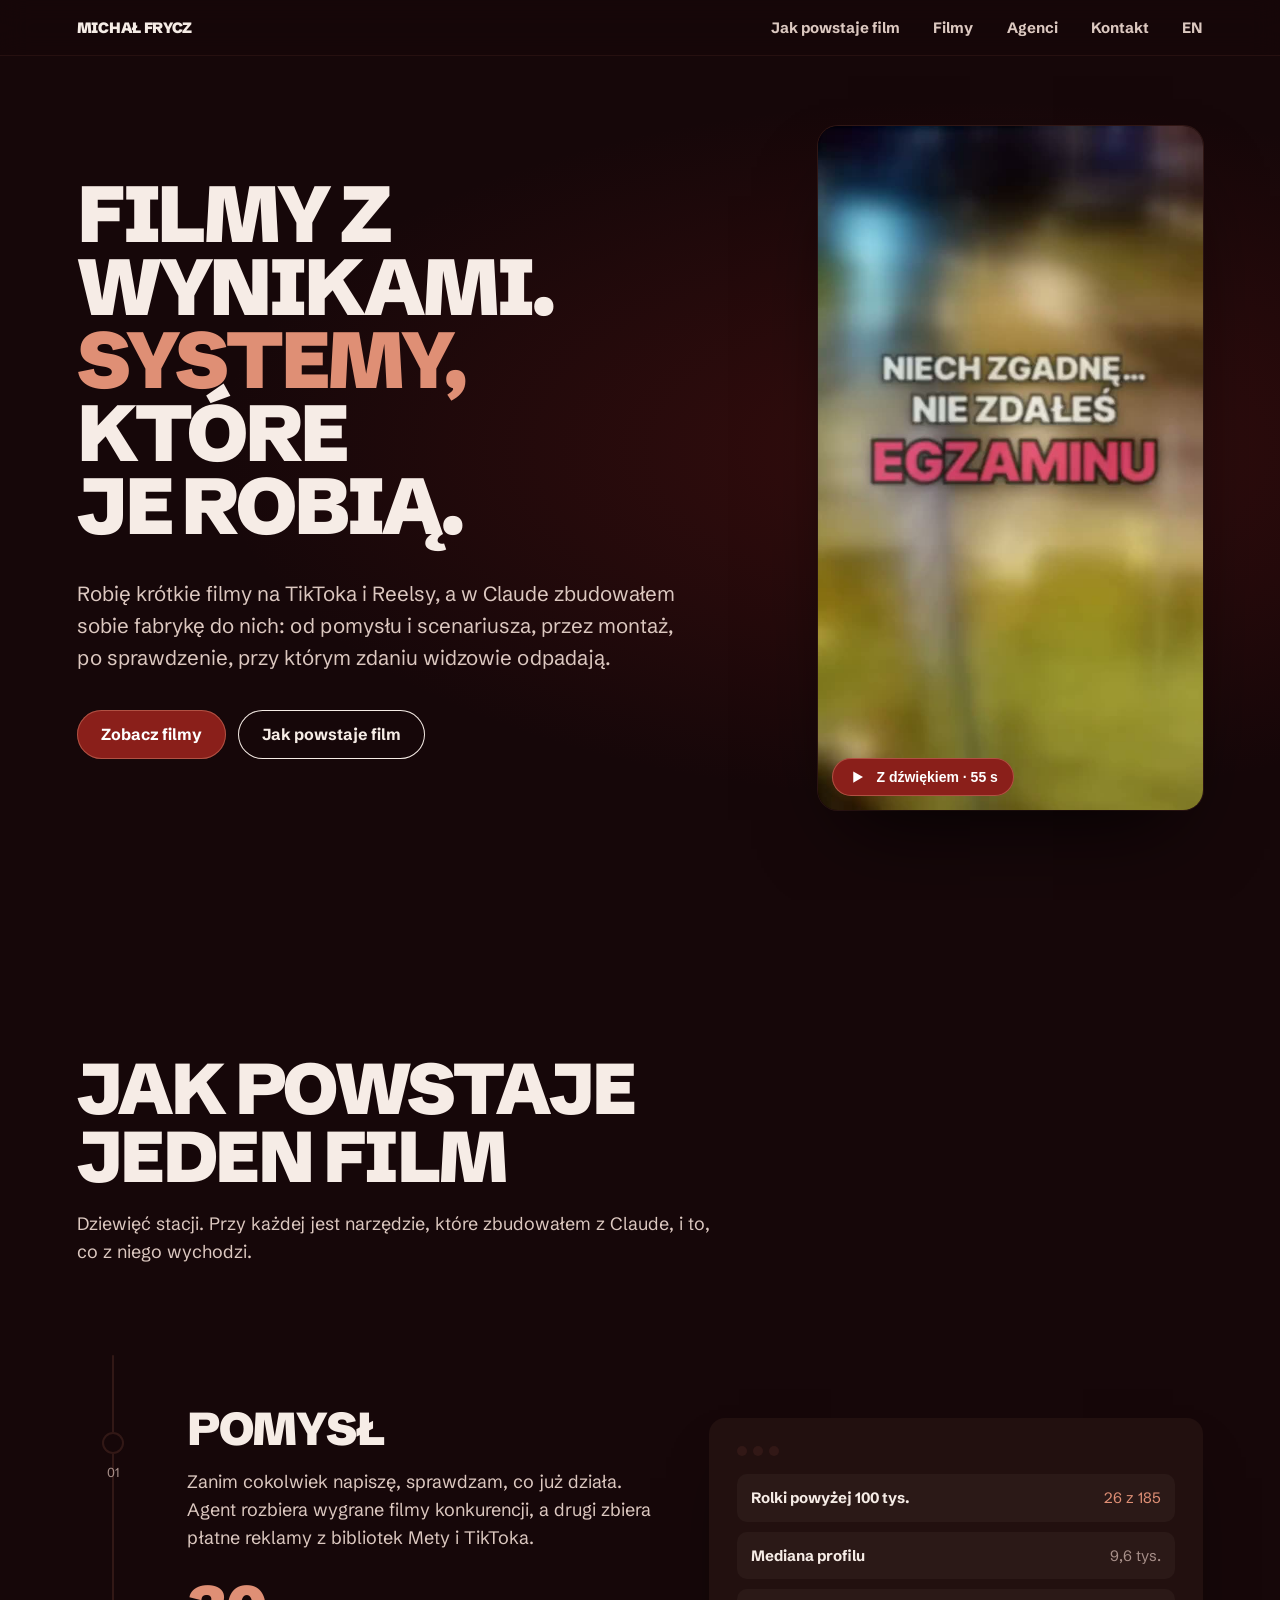
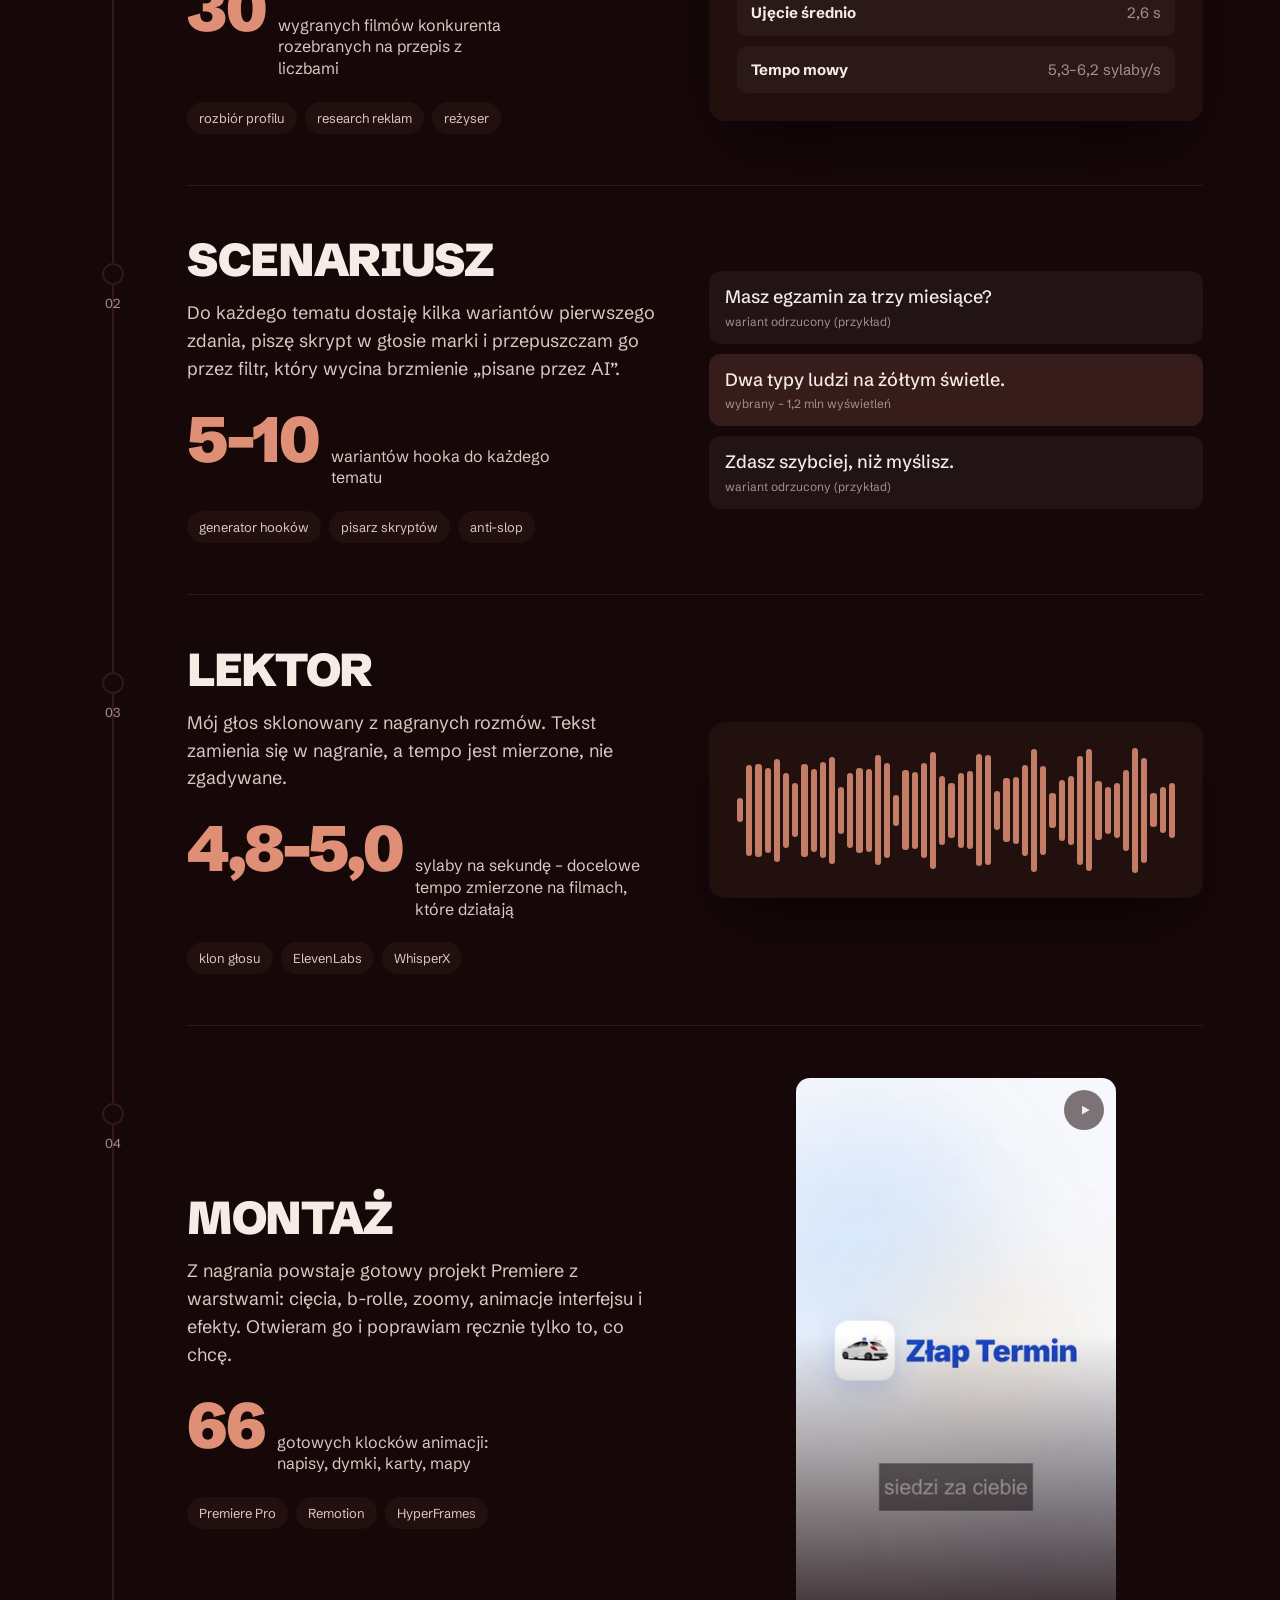
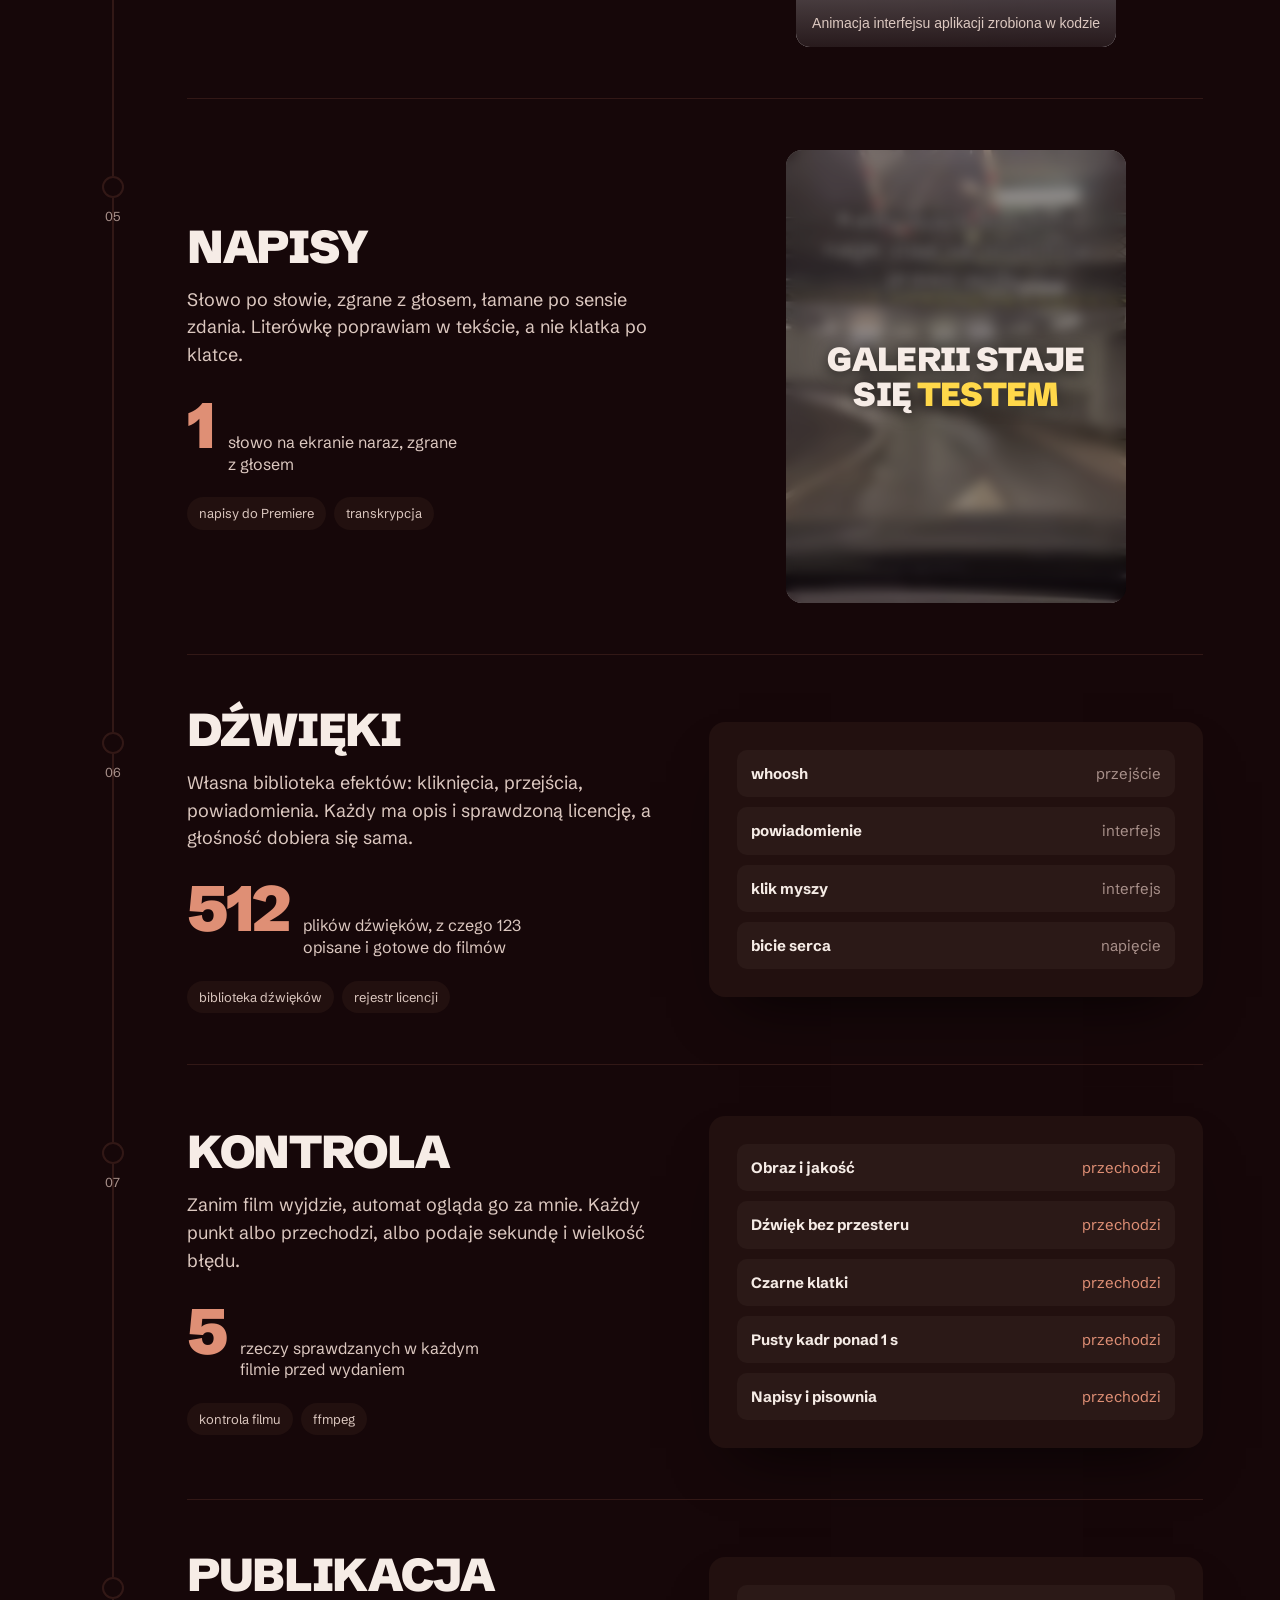
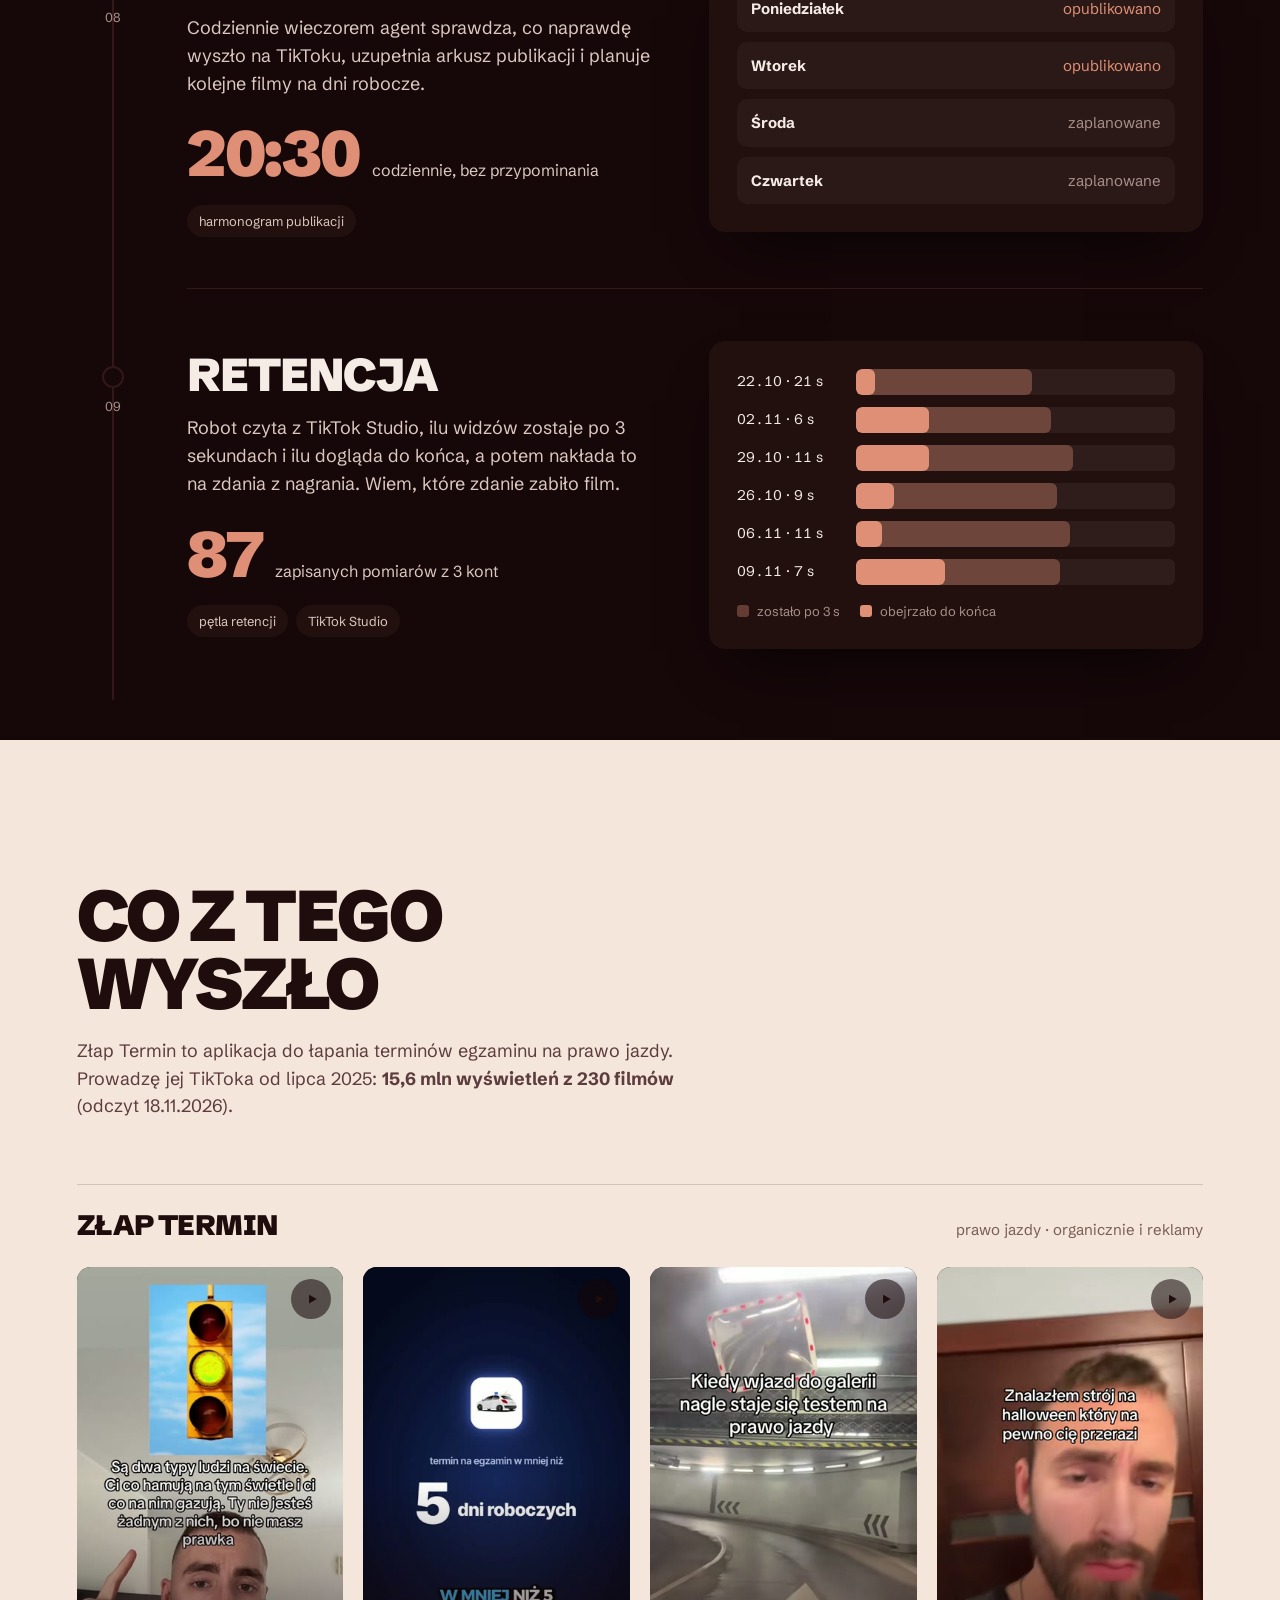
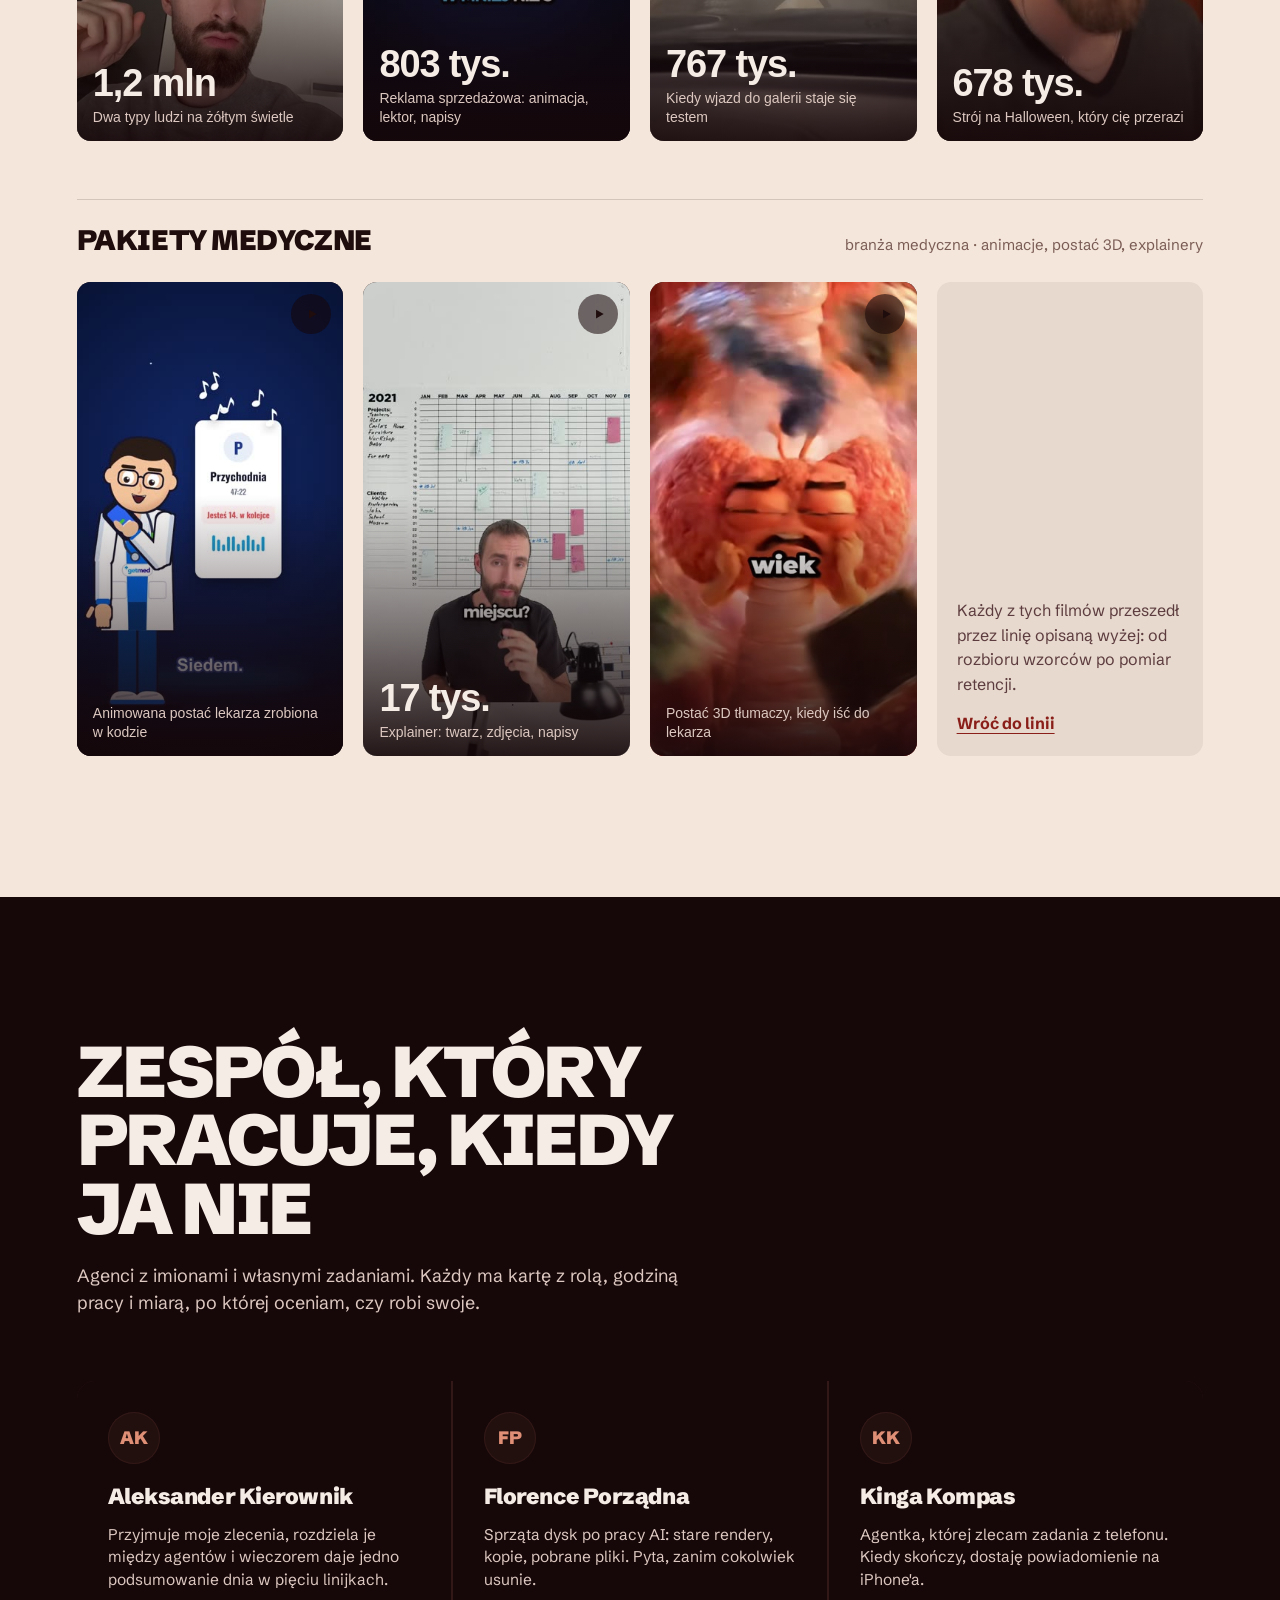
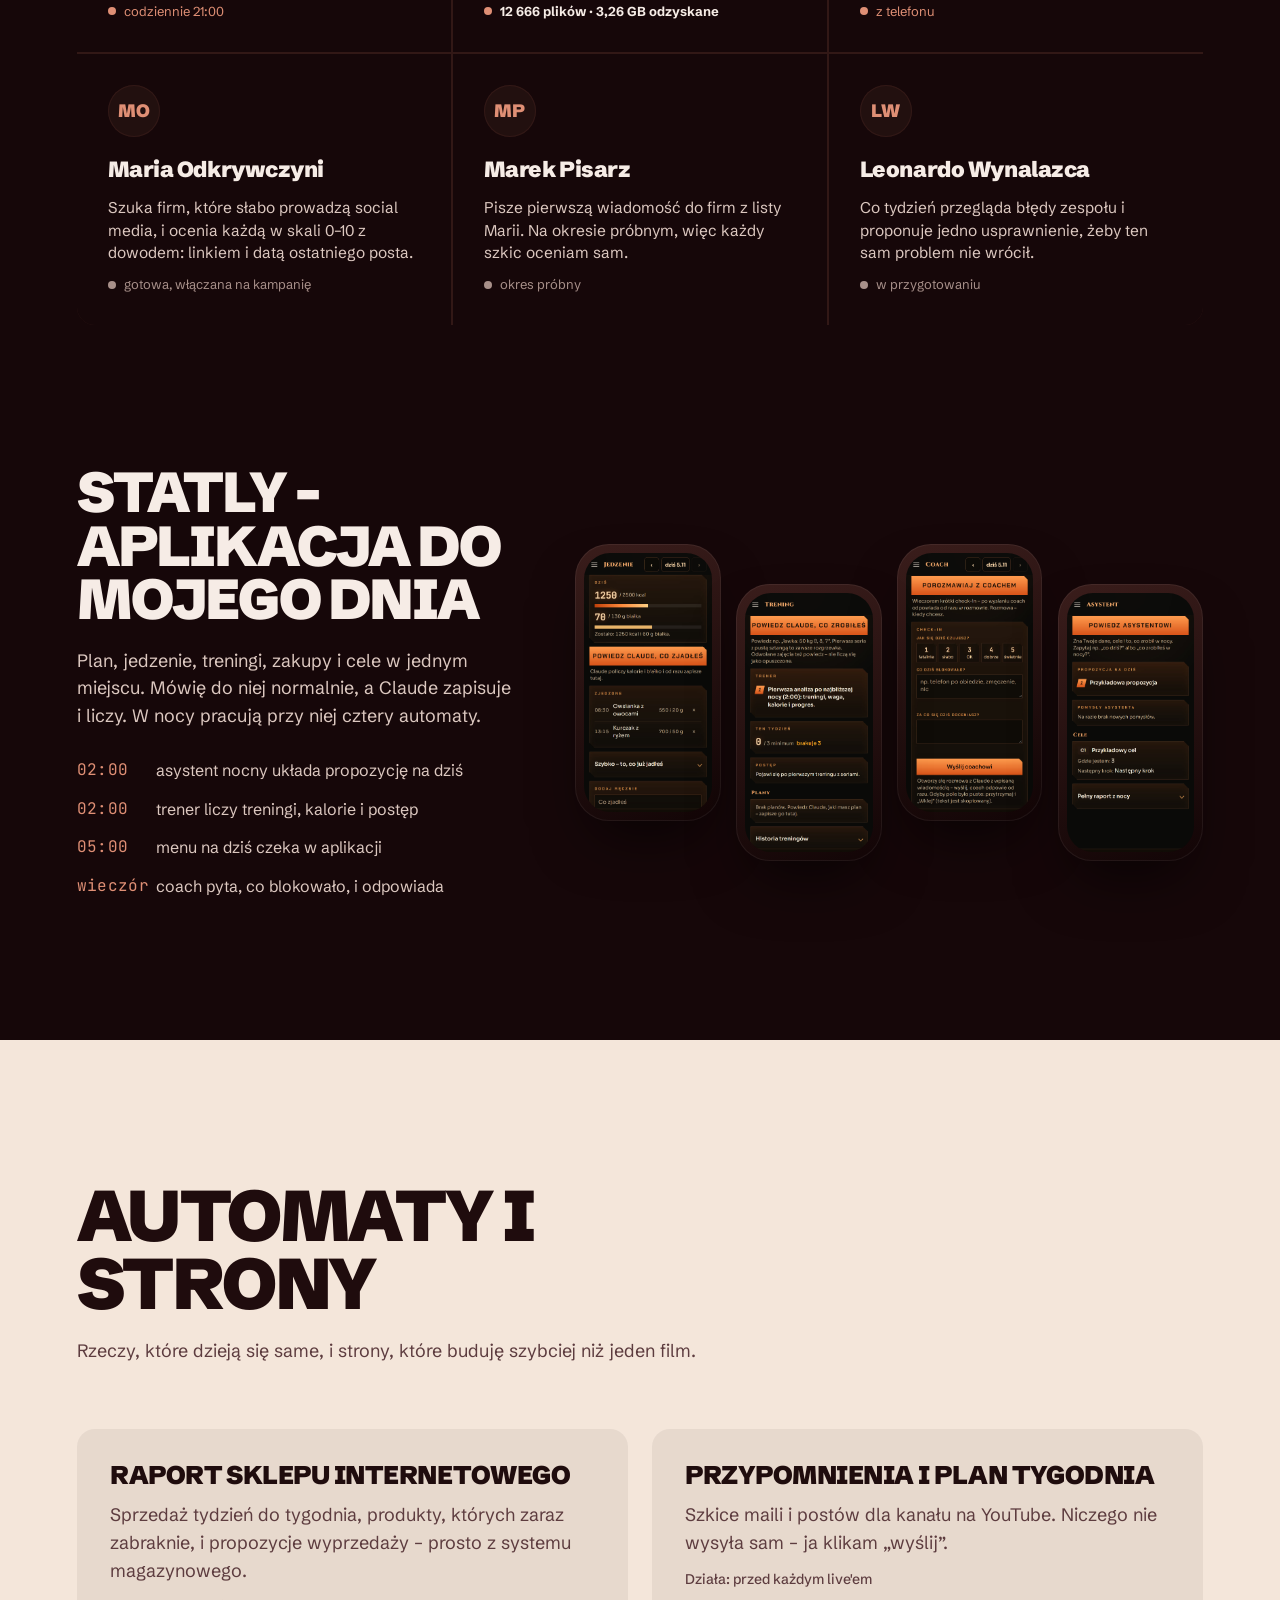
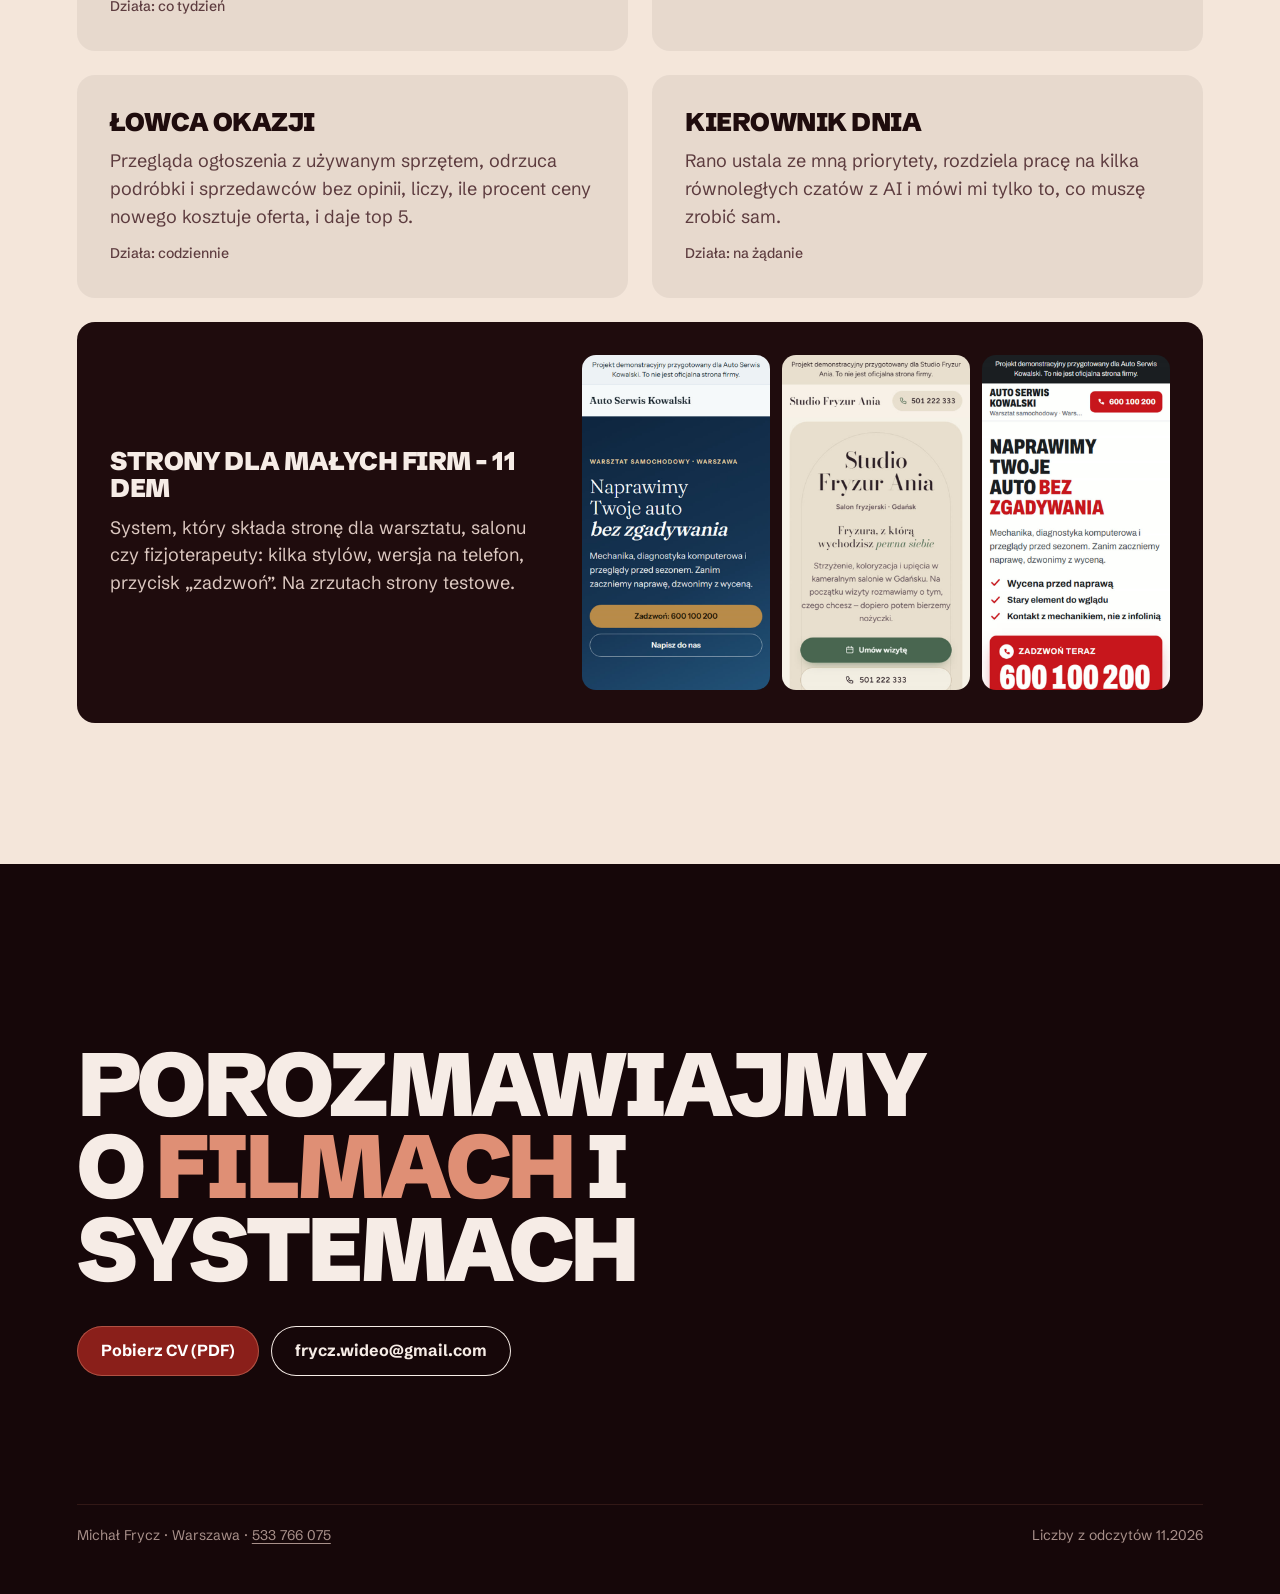
<file: projekty/index.html>
<!doctype html>
<html lang="pl">
<head>
<meta charset="utf-8">
<link rel="icon" href="../favicon.ico" sizes="48x48"><link rel="apple-touch-icon" href="../apple-touch-icon.png">
<meta name="viewport" content="width=device-width,initial-scale=1">
<title>Michał Frycz – portfolio</title>
<meta name="description" content="Krótkie filmy z wynikami i systemy AI zbudowane w Claude: aplikacja, zespół agentów, automatyzacje.">
<link rel="preconnect" href="https://fonts.googleapis.com"><link rel="preconnect" href="https://fonts.gstatic.com" crossorigin>
<link href="https://fonts.googleapis.com/css2?family=Schibsted+Grotesk:wght@400;500;700;900&family=JetBrains+Mono:wght@400&display=swap" rel="stylesheet">
<link rel="stylesheet" href="wspolne.css">
<style>
/* ===== Linia produkcyjna ===== */
.pasek{position:fixed;z-index:50;top:0;left:0;right:0;display:flex;justify-content:space-between;align-items:center;padding:16px var(--m);font-weight:700;font-size:15px;background:rgba(22,7,9,.82);backdrop-filter:blur(14px);border-bottom:1px solid rgba(50,24,22,.6)}
.pasek__marka{font-weight:900;text-transform:uppercase;letter-spacing:-.02em;text-decoration:none}
.pasek nav{display:flex;gap:clamp(14px,2.6vw,34px)}
.pasek nav a{text-decoration:none;color:var(--txt2);transition:color .3s}
.pasek nav a:hover{color:var(--txt)}
@media (max-width:720px){.pasek nav a[href="#linia"],.pasek nav a[href="#zespol"]{display:none}}

/* otwarcie */
.start{position:relative;min-height:100svh;display:grid;grid-template-columns:minmax(0,1.2fr) minmax(0,.8fr);align-items:center;gap:clamp(40px,6vw,112px);padding:clamp(96px,12vh,140px) var(--m) clamp(48px,8vh,96px);overflow:hidden;background:radial-gradient(ellipse at 75% 50%,rgba(138,31,26,.28),transparent 55%)}
.start h1{font-size:clamp(44px,6.2vw,96px);line-height:.92;font-weight:900;letter-spacing:-.04em;text-transform:uppercase;max-width:10ch;text-wrap:balance}
.start h1 em{font-style:normal;color:var(--akcent)}
.start__tekst>p{max-width:46ch;font-size:clamp(18px,1.6vw,22px);color:var(--txt2);margin-top:clamp(24px,3vw,36px)}
.start__akcje{display:flex;gap:12px;flex-wrap:wrap;margin-top:clamp(24px,3vw,36px)}
.start__reel{position:relative;justify-self:end;height:min(76svh,720px);aspect-ratio:9/16;margin:0;border-radius:20px;overflow:hidden;background:#0d0405;box-shadow:0 40px 80px -30px rgba(0,0,0,.8),0 0 0 1px var(--rama)}
.start__reel video{display:block;width:100%;height:100%;object-fit:cover}
.start__dzwiek{position:absolute;left:14px;bottom:14px;padding:10px 16px;font-size:14px}
@media (max-width:1023px){.start{grid-template-columns:minmax(0,1.25fr) minmax(0,.75fr)}.start__reel{height:min(62svh,520px)}}
@media (max-width:720px){.start{grid-template-columns:1fr;align-items:start;min-height:0;gap:24px;padding-top:96px}.start__tekst{display:contents}.start h1{order:1;font-size:clamp(40px,11vw,52px)}.start__reel{order:2;justify-self:start;height:auto;width:min(70vw,280px)}.start__tekst>p{order:3;margin-top:0}.start__akcje{order:4;margin-top:0}.start__akcje .btn{flex:1 1 100%;justify-content:center}}

/* linia */
.linia{position:relative;padding:clamp(80px,12vw,160px) var(--m) 40px}
.linia__naglowek{max-width:1200px;margin:0 auto clamp(48px,7vw,96px)}
.linia__naglowek h2,.sekcja h2{font-size:clamp(38px,5.6vw,80px);line-height:.95;font-weight:900;letter-spacing:-.035em;text-transform:uppercase;max-width:14ch}
.linia__naglowek p,.sekcja__wstep{margin-top:20px;max-width:58ch;color:var(--txt2);font-size:clamp(17px,1.4vw,20px)}
.tasma{position:relative;max-width:1200px;margin:0 auto;display:grid;grid-template-columns:72px 1fr;gap:0 clamp(16px,3vw,40px)}
.tasma__tor{position:relative;grid-row:1/-1}
.tasma__tor::before,.tasma__postep{content:"";position:absolute;left:35px;top:0;width:2px;bottom:0;background:var(--rama);border-radius:2px}
.tasma__postep{background:linear-gradient(180deg,var(--przycisk),var(--akcent));transform-origin:top;transform:scaleY(var(--p,0))}
.stacja{position:relative;display:grid;grid-template-columns:minmax(0,1fr) minmax(0,1.05fr);gap:clamp(24px,4vw,64px);align-items:center;padding:clamp(28px,4vw,56px) 0;border-top:1px solid var(--rama)}
@media (max-width:720px){.stacja .stacja__narzedzia{display:none}.stacja:nth-of-type(n+6) .stacja__obraz{display:none}}
.stacja:first-of-type{border-top:0}
.stacja__nr{position:absolute;left:calc(-72px - clamp(16px,3vw,40px));top:clamp(40px,6vw,80px);width:72px;display:grid;justify-items:center;gap:8px}
.stacja__kropka{width:22px;height:22px;border-radius:50%;background:var(--tlo);box-shadow:inset 0 0 0 2px var(--rama);transition:box-shadow .6s var(--ease),background .6s}
.stacja.aktywna .stacja__kropka{background:var(--akcent);box-shadow:0 0 0 6px rgba(223,143,117,.16)}
.stacja__nr span{font-size:13px;color:var(--szary)}
.stacja h3{font-size:clamp(30px,3.6vw,52px);font-weight:900;letter-spacing:-.03em;line-height:1;text-transform:uppercase}
.stacja__co{margin-top:16px;color:var(--txt2);max-width:44ch}
.stacja__efekt{margin-top:28px;display:flex;align-items:baseline;gap:14px;flex-wrap:wrap}
.stacja__efekt b{font-size:clamp(44px,5vw,72px);font-weight:900;letter-spacing:-.04em;line-height:.9;color:var(--akcent)}
.stacja__efekt span{color:var(--txt2);max-width:24ch;line-height:1.35;font-size:16px}
.stacja__narzedzia{margin-top:22px;display:flex;flex-wrap:wrap;gap:8px}
.stacja__narzedzia li{list-style:none;font-size:13px;padding:6px 12px;border-radius:999px;background:var(--kafel);color:var(--txt2)}
.stacja__obraz{position:relative}
.okno-ui{background:var(--kafel);border-radius:16px;padding:clamp(18px,2.4vw,28px);box-shadow:0 30px 60px -30px rgba(0,0,0,.8)}
.okno-ui__glowa{display:flex;gap:6px;margin-bottom:18px}
.okno-ui__glowa i{width:10px;height:10px;border-radius:50%;background:var(--rama)}
.wiersze{display:grid;gap:10px;font-size:15px}
.wiersze div{display:flex;justify-content:space-between;gap:16px;padding:12px 14px;border-radius:10px;background:rgba(246,236,230,.04)}
.wiersze div b{font-weight:700}
.wiersze div span{color:var(--szary);white-space:nowrap;text-align:right}
.wiersze .ok{color:var(--akcent)}
.hooki{display:grid;gap:10px}
.hooki p{padding:14px 16px;border-radius:12px;background:rgba(246,236,230,.05);font-weight:500;line-height:1.35}
.hooki p:nth-child(2){background:rgba(223,143,117,.16);color:var(--txt)}
.hooki small{display:block;color:var(--szary);font-size:12px;margin-top:4px;font-weight:400}
.fala{display:flex;align-items:center;gap:3px;height:120px}
.fala i{flex:1;border-radius:3px;background:var(--akcent);opacity:.85;animation:fala 1.6s var(--ease) infinite alternate}
@keyframes fala{to{transform:scaleY(.35)}}
.napisy{display:grid;place-items:center;aspect-ratio:9/12;max-width:340px;margin:0 auto;border-radius:16px;background:url(media/filmy/53.jpg) center/cover;position:relative;overflow:hidden}
.napisy::before{content:"";position:absolute;inset:0;background:rgba(22,7,9,.45);backdrop-filter:blur(6px);-webkit-backdrop-filter:blur(6px)}
.napisy p{position:relative;font-size:clamp(24px,2.6vw,34px);font-weight:900;text-transform:uppercase;letter-spacing:-.02em;text-align:center;line-height:1.05;padding:0 16px;text-shadow:0 3px 14px rgba(0,0,0,.6)}
.napisy p span{color:#ffd84a}

/* sekcje */
.sekcja{padding:clamp(80px,11vw,150px) var(--m)}
.sekcja__w{max-width:1200px;margin:0 auto}
.jasne{background:var(--jasne);color:var(--jtxt)}
.jasne .sekcja__wstep{color:var(--jtxt2)}
.jasne ::selection{background:var(--przycisk);color:#fff}
.filmy{margin-top:clamp(40px,5vw,64px);display:grid;grid-template-columns:repeat(4,minmax(0,1fr));gap:clamp(12px,1.6vw,20px)}
.filmy .film--poziom{grid-column:span 2;aspect-ratio:auto;height:100%}
.filmy__dopisek{display:grid;align-content:end;gap:14px;padding:20px;border-radius:14px;background:rgba(31,12,13,.06);font-size:16px;color:var(--jtxt2)}
.filmy__dopisek a{color:var(--przycisk);font-weight:700}
.filmy__grupa{grid-column:1/-1;display:flex;justify-content:space-between;align-items:baseline;gap:16px;flex-wrap:wrap;margin-top:clamp(24px,3vw,40px);padding-top:18px;border-top:1px solid rgba(31,12,13,.15)}
.filmy__grupa:first-child{margin-top:0}
.filmy__grupa h3{font-size:clamp(22px,2.2vw,30px);font-weight:900;letter-spacing:-.02em;text-transform:uppercase}
.filmy__grupa p{color:var(--jszary);font-size:15px}
@media (max-width:900px){.filmy{grid-template-columns:repeat(2,minmax(0,1fr))}}

/* zespół */
.zespol{margin-top:clamp(40px,5vw,64px);display:grid;grid-template-columns:repeat(3,minmax(0,1fr));gap:2px;background:var(--rama);border-radius:18px;overflow:hidden}
.agent{background:var(--tlo);padding:clamp(22px,2.4vw,32px);display:grid;gap:10px;align-content:start;min-height:230px;transition:background .5s}
.agent:hover{background:var(--kafel)}
.agent__inicjaly{width:52px;height:52px;border-radius:50%;display:grid;place-items:center;font-weight:900;font-size:18px;background:var(--kafel);color:var(--akcent);box-shadow:inset 0 0 0 1px var(--rama)}
.agent h3{font-size:22px;font-weight:900;letter-spacing:-.02em;margin-top:6px}
.agent p{color:var(--txt2);font-size:15.5px;line-height:1.45}
.agent__stan{font-size:13px;color:var(--szary);display:flex;align-items:center;gap:8px;margin-top:auto}
.agent__stan::before{content:"";width:8px;height:8px;border-radius:50%;background:var(--szary)}
.agent__stan.dziala{color:var(--akcent)}.agent__stan.dziala::before{background:var(--akcent)}
.agent__wynik{font-weight:700;color:var(--txt)}
@media (max-width:900px){.zespol{grid-template-columns:1fr 1fr}}
@media (max-width:560px){.zespol{grid-template-columns:1fr}}

/* Statly */
.statly h2{font-size:clamp(34px,4.4vw,60px)}
.statly{display:grid;grid-template-columns:minmax(0,.9fr) minmax(0,1.3fr);gap:clamp(32px,5vw,80px);align-items:center}
.statly__telefony{display:grid;grid-template-columns:repeat(4,minmax(0,1fr));gap:clamp(8px,1.2vw,16px)}
.statly__telefony .telefon:nth-child(even){transform:translateY(40px)}
.statly__lista{margin-top:28px;display:grid;gap:14px}
.statly__lista li{list-style:none;display:grid;grid-template-columns:4.2em 1fr;gap:12px;color:var(--txt2);font-size:16px}
.statly__lista li b{color:var(--akcent);font-weight:400}
@media (max-width:900px){.statly{grid-template-columns:1fr}.statly__telefony{grid-template-columns:repeat(2,minmax(0,1fr))}.statly__telefony .telefon:nth-child(even){transform:none}}

/* automatyzacje i strony */
.reszta{margin-top:clamp(40px,5vw,64px);display:grid;grid-template-columns:repeat(2,minmax(0,1fr));gap:clamp(16px,2vw,24px)}
.rzecz{border-radius:18px;padding:clamp(24px,2.6vw,36px);background:rgba(31,12,13,.06);display:grid;gap:12px;align-content:start}
.rzecz h3{font-size:clamp(22px,2vw,28px);font-weight:900;letter-spacing:-.02em;text-transform:uppercase;line-height:1.05}
.rzecz p{color:var(--jtxt2)}
.rzecz__kiedy{order:3;font-size:14px;color:var(--jtxt2);font-weight:500}
.strony{grid-column:1/-1;display:grid;grid-template-columns:minmax(0,1fr) minmax(0,1.4fr);gap:clamp(24px,4vw,56px);align-items:center;background:var(--jtxt);color:var(--txt)}
.strony p{color:var(--txt2)}
.strony__zrzuty{display:grid;grid-template-columns:repeat(3,minmax(0,1fr));gap:12px}
.strony__zrzuty img{border-radius:14px;aspect-ratio:9/16;object-fit:cover;object-position:top;width:100%}
@media (max-width:900px){.reszta,.strony{grid-template-columns:1fr}}

/* koniec */
.koniec{padding:clamp(100px,14vw,180px) var(--m) 48px;text-align:left}
.koniec h2{font-size:clamp(44px,7vw,104px);line-height:.92;font-weight:900;letter-spacing:-.04em;text-transform:uppercase;max-width:12ch}
.koniec h2 em{font-style:normal;color:var(--akcent)}
.koniec__akcje{margin-top:36px;display:flex;gap:12px;flex-wrap:wrap}
.stopka{margin-top:clamp(80px,10vw,140px);display:flex;justify-content:space-between;gap:16px;flex-wrap:wrap;color:var(--szary);font-size:14px;border-top:1px solid var(--rama);padding-top:20px}

@media (max-width:720px){
  .tasma{grid-template-columns:28px 1fr}
  .tasma__tor::before,.tasma__postep{left:13px}
  .stacja{grid-template-columns:1fr}
  .stacja__nr{left:calc(-28px - clamp(16px,3vw,40px));width:28px}
  .stacja__nr span{display:none}
}

/* ===== druk / PDF (A4 poziomo) ===== */
.tylko-druk{display:none}
@page{size:A4 landscape;margin:0}
@media print{
  html,body{-webkit-print-color-adjust:exact;print-color-adjust:exact;background:var(--tlo)}
  html{scroll-behavior:auto}
  .pasek,.start__akcje,.filmy__dopisek a,.film__graj{display:none!important}
  .tylko-druk{display:block}
  *{animation:none!important;transition:none!important}
  [data-wejscie]{opacity:1!important;transform:none!important;filter:none!important}
  .start{min-height:0;height:210mm;padding-top:60px;break-after:page}
  .linia{padding-top:48px}
  .linia__naglowek{margin-bottom:24px}
  .stacja{padding:28px 0;break-inside:avoid}
  .stacja__nr{top:28px}
  .tasma__postep{transform:scaleY(1)}
  .stacja__kropka{background:var(--akcent);box-shadow:none}
  .wykres__pas i{transform:scaleX(1)}
  .sekcja{break-before:page;padding-top:48px;padding-bottom:48px}
  #statly{padding-top:48px}
  .film,.agent,.rzecz,.statly__telefony,.filmy__grupa{break-inside:avoid}
  .filmy{gap:10px}
  .koniec{break-before:page;padding-top:80px}
  .druk-link{color:var(--akcent)}
  /* układ komputerowy wymuszony w druku */
  .stacja{grid-template-columns:1fr 1.05fr}
  .filmy{grid-template-columns:repeat(4,minmax(0,1fr))}
  .filmy .film{max-height:330px;aspect-ratio:auto;height:330px}
  .zespol{grid-template-columns:repeat(3,1fr)}
  .agent{min-height:0}
  .statly{grid-template-columns:.9fr 1.3fr}
  .statly__telefony{grid-template-columns:repeat(4,1fr)}
  .statly__telefony .telefon:nth-child(even){transform:translateY(30px)}
  .statly h2{font-size:44px}
  #statly{break-before:page}
  .reszta{grid-template-columns:1fr 1fr}
  .strony{grid-template-columns:1fr 1.4fr}
  .strony__zrzuty img{aspect-ratio:9/14}
  .sekcja h2{font-size:56px}
  #zespol h2{font-size:44px}
  #zespol .sekcja__wstep{margin-top:10px}
  .zespol{margin-top:20px}
  .agent{padding:16px 20px;gap:6px}
  .agent h3{font-size:19px;margin-top:0}
  .agent p{font-size:14px}
  .agent__inicjaly{width:40px;height:40px;font-size:15px}
  .statly{grid-template-columns:.7fr 1.5fr}
  .jasne{min-height:210mm}
}
</style>
</head>
<body>
<header class="pasek">
  <a class="pasek__marka" href="#start">Michał Frycz</a>
  <nav><a href="#linia">Jak powstaje film</a><a href="#filmy">Filmy</a><a href="#zespol">Agenci</a><a href="#kontakt">Kontakt</a><a href="en/" lang="en">EN</a></nav>
</header>

<main>
<section class="start" id="start">
  <div class="start__tekst">
    <h1>Filmy z wynikami. <em>Systemy,</em> które je robią.</h1>
      <p>Robię krótkie filmy na TikToka i Reelsy, a w Claude zbudowałem sobie fabrykę do nich: od pomysłu i scenariusza, przez montaż, po sprawdzenie, przy którym zdaniu widzowie odpadają.</p>
      <p class="tylko-druk" style="color:var(--txt);font-weight:700">Filmy z dźwiękiem i showreel: <a class="druk-link" href="https://fryczu7.github.io/portfolio/projekty/">fryczu7.github.io/portfolio/projekty</a> · <a class="druk-link" href="mailto:frycz.wideo@gmail.com">frycz.wideo@gmail.com</a></p>
      <div class="start__akcje">
        <a class="btn" href="#filmy">Zobacz filmy</a>
        <a class="btn btn--obrys" href="#linia">Jak powstaje film</a>
      </div>
  </div>
  <figure class="start__reel">
    <video src="media/showreel-9x16.mp4" poster="media/okladka-9x16.jpg" data-podglad aria-label="Showreel"></video>
    <button class="btn start__dzwiek" data-film="media/showreel-9x16.mp4" data-podpis="Showreel – 55 sekund"><svg viewBox="0 0 24 24" fill="currentColor"><path d="M7 4.5v15l13-7.5z"/></svg>Z dźwiękiem · 55 s</button>
  </figure>
</section>

<section class="linia" id="linia">
  <div class="linia__naglowek" data-wejscie>
    <h2>Jak powstaje jeden film</h2>
    <p>Dziewięć stacji. Przy każdej jest narzędzie, które zbudowałem z Claude, i to, co z niego wychodzi.</p>
  </div>
  <div class="tasma">
    <div class="tasma__tor" aria-hidden="true"><div class="tasma__postep"></div></div>
    <div>
      <article class="stacja" data-wejscie>
        <div class="stacja__nr" aria-hidden="true"><i class="stacja__kropka"></i><span class="liczba">01</span></div>
        <div>
          <h3>Pomysł</h3>
          <p class="stacja__co">Zanim cokolwiek napiszę, sprawdzam, co już działa. Agent rozbiera wygrane filmy konkurencji, a drugi zbiera płatne reklamy z bibliotek Mety i TikToka.</p>
          <div class="stacja__efekt"><b class="liczba">30</b><span>wygranych filmów konkurenta rozebranych na przepis z liczbami</span></div>
          <ul class="stacja__narzedzia"><li>rozbiór profilu</li><li>research reklam</li><li>reżyser</li></ul>
        </div>
        <div class="stacja__obraz"><div class="okno-ui"><div class="okno-ui__glowa"><i></i><i></i><i></i></div>
          <div class="wiersze">
            <div><b>Rolki powyżej 100 tys.</b><span class="ok liczba">26 z 185</span></div>
            <div><b>Mediana profilu</b><span class="liczba">9,6 tys.</span></div>
            <div><b>Ujęcie średnio</b><span class="liczba">2,6 s</span></div>
            <div><b>Tempo mowy</b><span class="liczba">5,3–6,2 sylaby/s</span></div>
          </div></div></div>
      </article>

      <article class="stacja" data-wejscie>
        <div class="stacja__nr" aria-hidden="true"><i class="stacja__kropka"></i><span class="liczba">02</span></div>
        <div>
          <h3>Scenariusz</h3>
          <p class="stacja__co">Do każdego tematu dostaję kilka wariantów pierwszego zdania, piszę skrypt w głosie marki i przepuszczam go przez filtr, który wycina brzmienie „pisane przez AI”.</p>
          <div class="stacja__efekt"><b class="liczba">5–10</b><span>wariantów hooka do każdego tematu</span></div>
          <ul class="stacja__narzedzia"><li>generator hooków</li><li>pisarz skryptów</li><li>anti-slop</li></ul>
        </div>
        <div class="stacja__obraz hooki">
          <p>Masz egzamin za trzy miesiące? <small>wariant odrzucony (przykład)</small></p>
          <p>Dwa typy ludzi na żółtym świetle. <small>wybrany – 1,2 mln wyświetleń</small></p>
          <p>Zdasz szybciej, niż myślisz. <small>wariant odrzucony (przykład)</small></p>
        </div>
      </article>

      <article class="stacja" data-wejscie>
        <div class="stacja__nr" aria-hidden="true"><i class="stacja__kropka"></i><span class="liczba">03</span></div>
        <div>
          <h3>Lektor</h3>
          <p class="stacja__co">Mój głos sklonowany z nagranych rozmów. Tekst zamienia się w nagranie, a tempo jest mierzone, nie zgadywane.</p>
          <div class="stacja__efekt"><b class="liczba">4,8–5,0</b><span>sylaby na sekundę – docelowe tempo zmierzone na filmach, które działają</span></div>
          <ul class="stacja__narzedzia"><li>klon głosu</li><li>ElevenLabs</li><li>WhisperX</li></ul>
        </div>
        <div class="stacja__obraz okno-ui" aria-hidden="true"><div class="fala" id="fala"></div></div>
      </article>

      <article class="stacja" data-wejscie>
        <div class="stacja__nr" aria-hidden="true"><i class="stacja__kropka"></i><span class="liczba">04</span></div>
        <div>
          <h3>Montaż</h3>
          <p class="stacja__co">Z nagrania powstaje gotowy projekt Premiere z warstwami: cięcia, b-rolle, zoomy, animacje interfejsu i efekty. Otwieram go i poprawiam ręcznie tylko to, co chcę.</p>
          <div class="stacja__efekt"><b class="liczba">66</b><span>gotowych klocków animacji: napisy, dymki, karty, mapy</span></div>
          <ul class="stacja__narzedzia"><li>Premiere Pro</li><li>Remotion</li><li>HyperFrames</li></ul>
        </div>
        <div class="stacja__obraz" style="max-width:320px;justify-self:center;width:100%">
          <button class="film" data-film="media/filmy/39-pelny.mp4" data-podpis="Animacja interfejsu aplikacji – Złap Termin">
            <video src="media/filmy/39.mp4" poster="media/filmy/39.jpg" data-podglad></video>
            <span class="film__graj"><svg viewBox="0 0 24 24" fill="currentColor"><path d="M7 4.5v15l13-7.5z"/></svg></span>
            <span class="film__opis"><span class="film__tytul">Animacja interfejsu aplikacji zrobiona w kodzie</span></span>
          </button>
        </div>
      </article>

      <article class="stacja" data-wejscie>
        <div class="stacja__nr" aria-hidden="true"><i class="stacja__kropka"></i><span class="liczba">05</span></div>
        <div>
          <h3>Napisy</h3>
          <p class="stacja__co">Słowo po słowie, zgrane z głosem, łamane po sensie zdania. Literówkę poprawiam w tekście, a nie klatka po klatce.</p>
          <div class="stacja__efekt"><b>1</b><span>słowo na ekranie naraz, zgrane z głosem</span></div>
          <ul class="stacja__narzedzia"><li>napisy do Premiere</li><li>transkrypcja</li></ul>
        </div>
        <div class="stacja__obraz"><div class="napisy" aria-hidden="true"><p id="napis">Kiedy wjazd do galerii</p></div></div>
      </article>

      <article class="stacja" data-wejscie>
        <div class="stacja__nr" aria-hidden="true"><i class="stacja__kropka"></i><span class="liczba">06</span></div>
        <div>
          <h3>Dźwięki</h3>
          <p class="stacja__co">Własna biblioteka efektów: kliknięcia, przejścia, powiadomienia. Każdy ma opis i sprawdzoną licencję, a głośność dobiera się sama.</p>
          <div class="stacja__efekt"><b class="liczba">512</b><span>plików dźwięków, z czego 123 opisane i gotowe do filmów</span></div>
          <ul class="stacja__narzedzia"><li>biblioteka dźwięków</li><li>rejestr licencji</li></ul>
        </div>
        <div class="stacja__obraz okno-ui"><div class="wiersze">
          <div><b>whoosh</b><span>przejście</span></div>
          <div><b>powiadomienie</b><span>interfejs</span></div>
          <div><b>klik myszy</b><span>interfejs</span></div>
          <div><b>bicie serca</b><span>napięcie</span></div>
        </div></div>
      </article>

      <article class="stacja" data-wejscie>
        <div class="stacja__nr" aria-hidden="true"><i class="stacja__kropka"></i><span class="liczba">07</span></div>
        <div>
          <h3>Kontrola</h3>
          <p class="stacja__co">Zanim film wyjdzie, automat ogląda go za mnie. Każdy punkt albo przechodzi, albo podaje sekundę i wielkość błędu.</p>
          <div class="stacja__efekt"><b class="liczba">5</b><span>rzeczy sprawdzanych w każdym filmie przed wydaniem</span></div>
          <ul class="stacja__narzedzia"><li>kontrola filmu</li><li>ffmpeg</li></ul>
        </div>
        <div class="stacja__obraz okno-ui"><div class="wiersze">
          <div><b>Obraz i jakość</b><span class="ok">przechodzi</span></div>
          <div><b>Dźwięk bez przesteru</b><span class="ok">przechodzi</span></div>
          <div><b>Czarne klatki</b><span class="ok">przechodzi</span></div>
          <div><b>Pusty kadr ponad 1 s</b><span class="ok">przechodzi</span></div>
          <div><b>Napisy i pisownia</b><span class="ok">przechodzi</span></div>
        </div></div>
      </article>

      <article class="stacja" data-wejscie>
        <div class="stacja__nr" aria-hidden="true"><i class="stacja__kropka"></i><span class="liczba">08</span></div>
        <div>
          <h3>Publikacja</h3>
          <p class="stacja__co">Codziennie wieczorem agent sprawdza, co naprawdę wyszło na TikToku, uzupełnia arkusz publikacji i planuje kolejne filmy na dni robocze.</p>
          <div class="stacja__efekt"><b class="liczba mono" style="font-family:inherit">20:30</b><span>codziennie, bez przypominania</span></div>
          <ul class="stacja__narzedzia"><li>harmonogram publikacji</li></ul>
        </div>
        <div class="stacja__obraz okno-ui"><div class="wiersze" aria-label="Przykładowy tydzień">
          <div><b>Poniedziałek</b><span class="ok">opublikowano</span></div>
          <div><b>Wtorek</b><span class="ok">opublikowano</span></div>
          <div><b>Środa</b><span>zaplanowane</span></div>
          <div><b>Czwartek</b><span>zaplanowane</span></div>
        </div></div>
      </article>

      <article class="stacja" data-wejscie>
        <div class="stacja__nr" aria-hidden="true"><i class="stacja__kropka"></i><span class="liczba">09</span></div>
        <div>
          <h3>Retencja</h3>
          <p class="stacja__co">Robot czyta z TikTok Studio, ilu widzów zostaje po 3 sekundach i ilu dogląda do końca, a potem nakłada to na zdania z nagrania. Wiem, które zdanie zabiło film.</p>
          <div class="stacja__efekt"><b class="liczba">87</b><span>zapisanych pomiarów z 3 kont</span></div>
          <ul class="stacja__narzedzia"><li>pętla retencji</li><li>TikTok Studio</li></ul>
        </div>
        <div class="stacja__obraz okno-ui">
          <div class="wykres" data-wykres></div>
          <div class="wykres__legenda" style="margin-top:16px"><span class="a">zostało po 3 s</span><span>obejrzało do końca</span></div>
        </div>
      </article>
    </div>
  </div>
</section>

<section class="sekcja jasne" id="filmy">
  <div class="sekcja__w">
    <h2 data-wejscie>Co z tego wyszło</h2>
    <p class="sekcja__wstep" data-wejscie>Złap Termin to aplikacja do łapania terminów egzaminu na prawo jazdy. Prowadzę jej TikToka od lipca 2025: <b>15,6 mln wyświetleń z 230 filmów</b> (odczyt 18.11.2026).</p>
    <div class="filmy">
      <div class="filmy__grupa"><h3>Złap Termin</h3><p>prawo jazdy · organicznie i reklamy</p></div>
      <button class="film" data-film="media/filmy/52-pelny.mp4" data-podpis="Dwa typy ludzi na żółtym świetle – 1,2 mln wyświetleń" data-wejscie><video src="media/filmy/52.mp4" poster="media/filmy/52.jpg" data-podglad></video><span class="film__graj"><svg viewBox="0 0 24 24" fill="currentColor"><path d="M7 4.5v15l13-7.5z"/></svg></span><span class="film__opis"><span class="film__wynik liczba">1,2 mln</span><span class="film__tytul">Dwa typy ludzi na żółtym świetle</span></span></button>
      <button class="film" data-film="media/filmy/29-pelny.mp4" data-podpis="Reklama sprzedażowa – 803 tys. wyświetleń" data-wejscie><video src="media/filmy/29.mp4" poster="media/filmy/29.jpg" data-podglad></video><span class="film__graj"><svg viewBox="0 0 24 24" fill="currentColor"><path d="M7 4.5v15l13-7.5z"/></svg></span><span class="film__opis"><span class="film__wynik liczba">803 tys.</span><span class="film__tytul">Reklama sprzedażowa: animacja, lektor, napisy</span></span></button>
      <button class="film" data-film="media/filmy/53-pelny.mp4" data-podpis="Wjazd do galerii – 767 tys. wyświetleń" data-wejscie><video src="media/filmy/53.mp4" poster="media/filmy/53.jpg" data-podglad></video><span class="film__graj"><svg viewBox="0 0 24 24" fill="currentColor"><path d="M7 4.5v15l13-7.5z"/></svg></span><span class="film__opis"><span class="film__wynik liczba">767 tys.</span><span class="film__tytul">Kiedy wjazd do galerii staje się testem</span></span></button>
      <button class="film" data-film="media/filmy/54-pelny.mp4" data-podpis="Strój na Halloween – 678 tys. wyświetleń" data-wejscie><video src="media/filmy/54.mp4" poster="media/filmy/54.jpg" data-podglad></video><span class="film__graj"><svg viewBox="0 0 24 24" fill="currentColor"><path d="M7 4.5v15l13-7.5z"/></svg></span><span class="film__opis"><span class="film__wynik liczba">678 tys.</span><span class="film__tytul">Strój na Halloween, który cię przerazi</span></span></button>

      <div class="filmy__grupa"><h3>Pakiety medyczne</h3><p>branża medyczna · animacje, postać 3D, explainery</p></div>
      <button class="film" data-film="media/filmy/05-pelny.mp4" data-podpis="Animowana postać lekarza – branża medyczna" data-wejscie><video src="media/filmy/05.mp4" poster="media/filmy/05.jpg" data-podglad></video><span class="film__graj"><svg viewBox="0 0 24 24" fill="currentColor"><path d="M7 4.5v15l13-7.5z"/></svg></span><span class="film__opis"><span class="film__tytul">Animowana postać lekarza zrobiona w kodzie</span></span></button>
      <button class="film" data-film="media/filmy/06-pelny.mp4" data-podpis="Explainer – 17 tys. wyświetleń" data-wejscie><video src="media/filmy/06.mp4" poster="media/filmy/06.jpg" data-podglad></video><span class="film__graj"><svg viewBox="0 0 24 24" fill="currentColor"><path d="M7 4.5v15l13-7.5z"/></svg></span><span class="film__opis"><span class="film__wynik liczba">17 tys.</span><span class="film__tytul">Explainer: twarz, zdjęcia, napisy</span></span></button>
      <button class="film" data-film="media/filmy/71-pelny.mp4" data-podpis="Postać 3D tłumaczy, kiedy iść do lekarza – branża medyczna" data-wejscie><video src="media/filmy/71.mp4" poster="media/filmy/71.jpg" data-podglad></video><span class="film__graj"><svg viewBox="0 0 24 24" fill="currentColor"><path d="M7 4.5v15l13-7.5z"/></svg></span><span class="film__opis"><span class="film__tytul">Postać 3D tłumaczy, kiedy iść do lekarza</span></span></button>
      <div class="filmy__dopisek" data-wejscie><p>Każdy z tych filmów przeszedł przez linię opisaną wyżej: od rozbioru wzorców po pomiar retencji.</p><a href="#linia">Wróć do linii</a></div>
    </div>
  </div>
</section>

<section class="sekcja" id="zespol">
  <div class="sekcja__w">
    <h2 data-wejscie>Zespół, który pracuje, kiedy ja nie</h2>
    <p class="sekcja__wstep" data-wejscie>Agenci z imionami i własnymi zadaniami. Każdy ma kartę z rolą, godziną pracy i miarą, po której oceniam, czy robi swoje.</p>
    <div class="zespol">
      <article class="agent" data-wejscie><span class="agent__inicjaly">AK</span><h3>Aleksander Kierownik</h3><p>Przyjmuje moje zlecenia, rozdziela je między agentów i wieczorem daje jedno podsumowanie dnia w pięciu linijkach.</p><span class="agent__stan dziala">codziennie 21:00</span></article>
      <article class="agent" data-wejscie><span class="agent__inicjaly">FP</span><h3>Florence Porządna</h3><p>Sprząta dysk po pracy AI: stare rendery, kopie, pobrane pliki. Pyta, zanim cokolwiek usunie.</p><span class="agent__stan dziala"><span class="agent__wynik liczba">12 666 plików · 3,26 GB odzyskane</span></span></article>
      <article class="agent" data-wejscie><span class="agent__inicjaly">KK</span><h3>Kinga Kompas</h3><p>Agentka, której zlecam zadania z telefonu. Kiedy skończy, dostaję powiadomienie na iPhone'a.</p><span class="agent__stan dziala">z telefonu</span></article>
      <article class="agent" data-wejscie><span class="agent__inicjaly">MO</span><h3>Maria Odkrywczyni</h3><p>Szuka firm, które słabo prowadzą social media, i ocenia każdą w skali 0–10 z dowodem: linkiem i datą ostatniego posta.</p><span class="agent__stan">gotowa, włączana na kampanię</span></article>
      <article class="agent" data-wejscie><span class="agent__inicjaly">MP</span><h3>Marek Pisarz</h3><p>Pisze pierwszą wiadomość do firm z listy Marii. Na okresie próbnym, więc każdy szkic oceniam sam.</p><span class="agent__stan">okres próbny</span></article>
      <article class="agent" data-wejscie><span class="agent__inicjaly">LW</span><h3>Leonardo Wynalazca</h3><p>Co tydzień przegląda błędy zespołu i proponuje jedno usprawnienie, żeby ten sam problem nie wrócił.</p><span class="agent__stan">w przygotowaniu</span></article>
    </div>
  </div>
</section>

<section class="sekcja" id="statly" style="padding-top:0">
  <div class="sekcja__w statly">
    <div data-wejscie>
      <h2>Statly – aplikacja do mojego dnia</h2>
      <p class="sekcja__wstep">Plan, jedzenie, treningi, zakupy i cele w jednym miejscu. Mówię do niej normalnie, a Claude zapisuje i liczy. W nocy pracują przy niej cztery automaty.</p>
      <ul class="statly__lista">
        <li><b class="mono">02:00</b>asystent nocny układa propozycję na dziś</li>
        <li><b class="mono">02:00</b>trener liczy treningi, kalorie i postęp</li>
        <li><b class="mono">05:00</b>menu na dziś czeka w aplikacji</li>
        <li><b class="mono">wieczór</b>coach pyta, co blokowało, i odpowiada</li>
      </ul>
    </div>
    <div class="statly__telefony" data-wejscie>
      <div class="telefon"><img src="media/statly/jedzenie.jpg" alt="Ekran Jedzenie: kalorie i białko z dnia" loading="lazy"></div>
      <div class="telefon"><img src="media/statly/trening.jpg" alt="Ekran Trening z analizą trenera" loading="lazy"></div>
      <div class="telefon"><img src="media/statly/coach.jpg" alt="Ekran Coach: wieczorny check-in" loading="lazy"></div>
      <div class="telefon"><img src="media/statly/asystent.jpg" alt="Ekran Asystent z propozycją na dziś" loading="lazy"></div>
    </div>
  </div>
</section>

<section class="sekcja jasne" id="automaty">
  <div class="sekcja__w">
    <h2 data-wejscie>Automaty i strony</h2>
    <p class="sekcja__wstep" data-wejscie>Rzeczy, które dzieją się same, i strony, które buduję szybciej niż jeden film.</p>
    <div class="reszta">
      <article class="rzecz" data-wejscie><h3>Raport sklepu internetowego</h3><p>Sprzedaż tydzień do tygodnia, produkty, których zaraz zabraknie, i propozycje wyprzedaży – prosto z systemu magazynowego.</p><p class="rzecz__kiedy">Działa: co tydzień</p></article>
      <article class="rzecz" data-wejscie><h3>Przypomnienia i plan tygodnia</h3><p>Szkice maili i postów dla kanału na YouTube. Niczego nie wysyła sam – ja klikam „wyślij”.</p><p class="rzecz__kiedy">Działa: przed każdym live'em</p></article>
      <article class="rzecz" data-wejscie><h3>Łowca okazji</h3><p>Przegląda ogłoszenia z używanym sprzętem, odrzuca podróbki i sprzedawców bez opinii, liczy, ile procent ceny nowego kosztuje oferta, i daje top 5.</p><p class="rzecz__kiedy">Działa: codziennie</p></article>
      <article class="rzecz" data-wejscie><h3>Kierownik dnia</h3><p>Rano ustala ze mną priorytety, rozdziela pracę na kilka równoległych czatów z AI i mówi mi tylko to, co muszę zrobić sam.</p><p class="rzecz__kiedy">Działa: na żądanie</p></article>
      <article class="rzecz strony" data-wejscie>
        <div><h3>Strony dla małych firm – 11 dem</h3><p style="margin-top:12px">System, który składa stronę dla warsztatu, salonu czy fizjoterapeuty: kilka stylów, wersja na telefon, przycisk „zadzwoń”. Na zrzutach strony testowe.</p></div>
        <div class="strony__zrzuty">
          <img src="media/strony/warsztat-kowalski-demo.jpg" alt="Demo strony warsztatu samochodowego, styl klasyczny" loading="lazy">
          <img src="media/strony/salon-fryzjerski-salon-demo.jpg" alt="Demo strony salonu fryzjerskiego" loading="lazy">
          <img src="media/strony/warsztat-kowalski-pogotowie-demo.jpg" alt="Demo strony warsztatu, styl pogotowie" loading="lazy">
        </div>
      </article>
    </div>
  </div>
</section>

<section class="koniec" id="kontakt">
  <div class="sekcja__w">
    <h2 data-wejscie>Porozmawiajmy o <em>filmach</em> i systemach</h2>
    <div class="koniec__akcje" data-wejscie>
      <a class="btn" href="../cv/Michal_Frycz_CV_wideo_PL.pdf">Pobierz CV (PDF)</a>
      <a class="btn btn--obrys" href="mailto:frycz.wideo@gmail.com">frycz.wideo@gmail.com</a>
    </div>
    <div class="stopka"><span>Michał Frycz · Warszawa · <a href="tel:+48533766075">533 766 075</a></span><span>Liczby z odczytów 11.2026</span></div>
  </div>
</section>
</main>

<script src="wspolne.js"></script>
<script>
// postęp taśmy i aktywna stacja
(function(){
  const tasma=document.querySelector('.tasma'),post=document.querySelector('.tasma__postep'),st=[...document.querySelectorAll('.stacja')];
  function licz(){
    const r=tasma.getBoundingClientRect(),h=innerHeight*.55;
    const p=Math.min(1,Math.max(0,(h-r.top)/r.height));post.style.setProperty('--p',p);
    st.forEach(s=>{const t=s.getBoundingClientRect().top;s.classList.toggle('aktywna',t<h);});
  }
  addEventListener('scroll',licz,{passive:true});addEventListener('resize',licz);licz();
  // fala głosu
  const f=document.getElementById('fala');if(f){f.innerHTML=Array.from({length:48},(_,i)=>`<i style="height:${20+Math.abs(Math.sin(i*.55)*70+Math.sin(i*1.7)*20)}%;animation-delay:${(i%12)*-.13}s"></i>`).join('');}
  // napisy słowo po słowie
  const n=document.getElementById('napis'),zd=['Kiedy','wjazd','do','galerii','staje','się','testem','na','prawo','jazdy'];let i=0;
  if(n&&!matchMedia('(prefers-reduced-motion: reduce)').matches){setInterval(()=>{i=(i+1)%zd.length;const s=Math.max(0,i-3);n.innerHTML=zd.slice(s,i+1).map((w,k)=>k===i-s?`<span>${w}</span>`:w).join(' ');},420);}
})();
</script>
<script>
// tryb druku (?druk): podglądy wideo zamienione na okładki, wszystko widoczne od razu
if(location.search.includes('druk')){
  document.querySelectorAll('video').forEach(v=>{const i=document.createElement('img');i.src=v.getAttribute('poster');i.alt='';i.style.cssText='position:absolute;inset:0;width:100%;height:100%;object-fit:cover;'+(v.closest('.start__film')?'opacity:.55':'');v.replaceWith(i);});
  document.querySelectorAll('.czeka').forEach(e=>e.classList.remove('czeka'));
  document.querySelectorAll('img[loading]').forEach(i=>i.loading='eager');
}
</script>
</body>
</html>
</file>
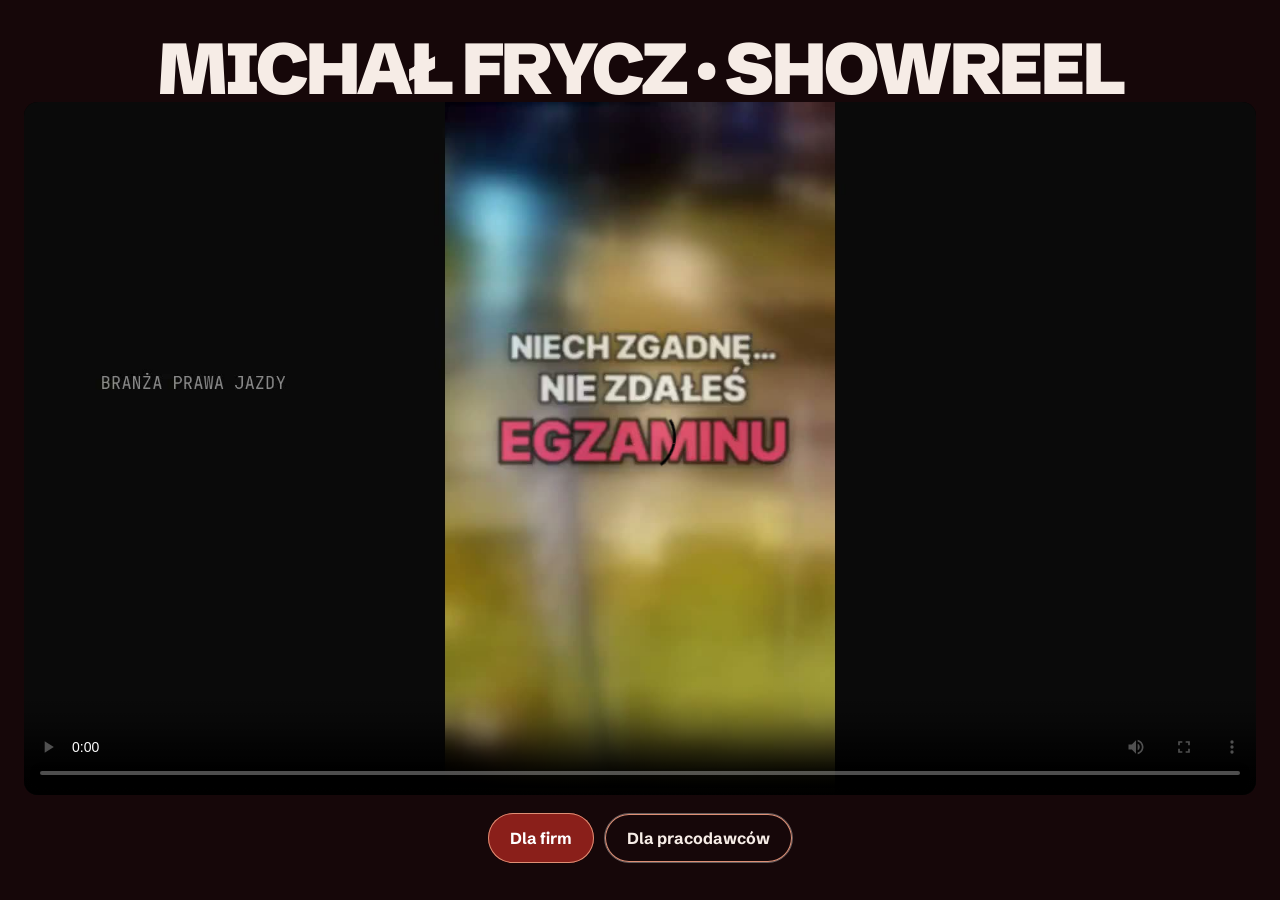
<file: showreel/index.html>
<!doctype html>
<html lang="pl">
<head>
<meta charset="utf-8">
<link rel="icon" href="../favicon.ico" sizes="48x48"><link rel="apple-touch-icon" href="../apple-touch-icon.png">

<meta name="viewport" content="width=device-width, initial-scale=1">
<title>Michał Frycz – showreel</title>
<link href="https://fonts.googleapis.com/css2?family=Schibsted+Grotesk:wght@500;700;900&display=swap" rel="stylesheet">
<style>
:root{--tlo:#160709;--txt:#f6ece6;--szary:#dcc8c0}
*{box-sizing:border-box;margin:0}
html{background:var(--tlo);color:var(--txt);font-family:"Schibsted Grotesk",system-ui,sans-serif}
body{min-height:100vh;display:grid;place-items:center;gap:18px;padding:24px;text-align:center}
h1{font:900 clamp(32px,6vw,72px)/.9 "Schibsted Grotesk";letter-spacing:-.045em;text-transform:uppercase}
video{display:block;width:min(100%,1280px);max-height:calc(100vh - 190px);border-radius:14px;background:#000;margin:0 auto}
nav{display:flex;gap:10px;justify-content:center;flex-wrap:wrap}
a{color:#fff;background:#8a1f1a;box-shadow:inset 0 0 0 1px #df8f75;text-decoration:none;font:700 16px "Schibsted Grotesk";padding:14px 22px;border-radius:999px;min-height:48px;display:inline-flex;align-items:center}
a.drugi{background:none;color:var(--txt);border:1px solid rgba(244,244,242,.35)}
a:focus-visible{outline:2px solid var(--txt);outline-offset:3px}
</style>
</head>
<body>
<main>
  <h1>Michał Frycz · showreel</h1>
  <video id="sr" controls playsinline preload="metadata" aria-label="Showreel, 55 sekund"></video>
  <nav style="margin-top:18px"><a href="../firmy/">Dla firm</a><a class="drugi" href="../praca/">Dla pracodawców</a></nav>
</main>
<script>
const pion=matchMedia('(max-aspect-ratio: 4/5)').matches,v=document.getElementById('sr');
v.poster=pion?'okladka-9x16.jpg':'okladka-16x9.jpg';v.src=pion?'showreel-9x16.mp4':'showreel-16x9.mp4';
if(pion)v.style.maxHeight='calc(100vh - 170px)';
</script>
</body>
</html>
</file>
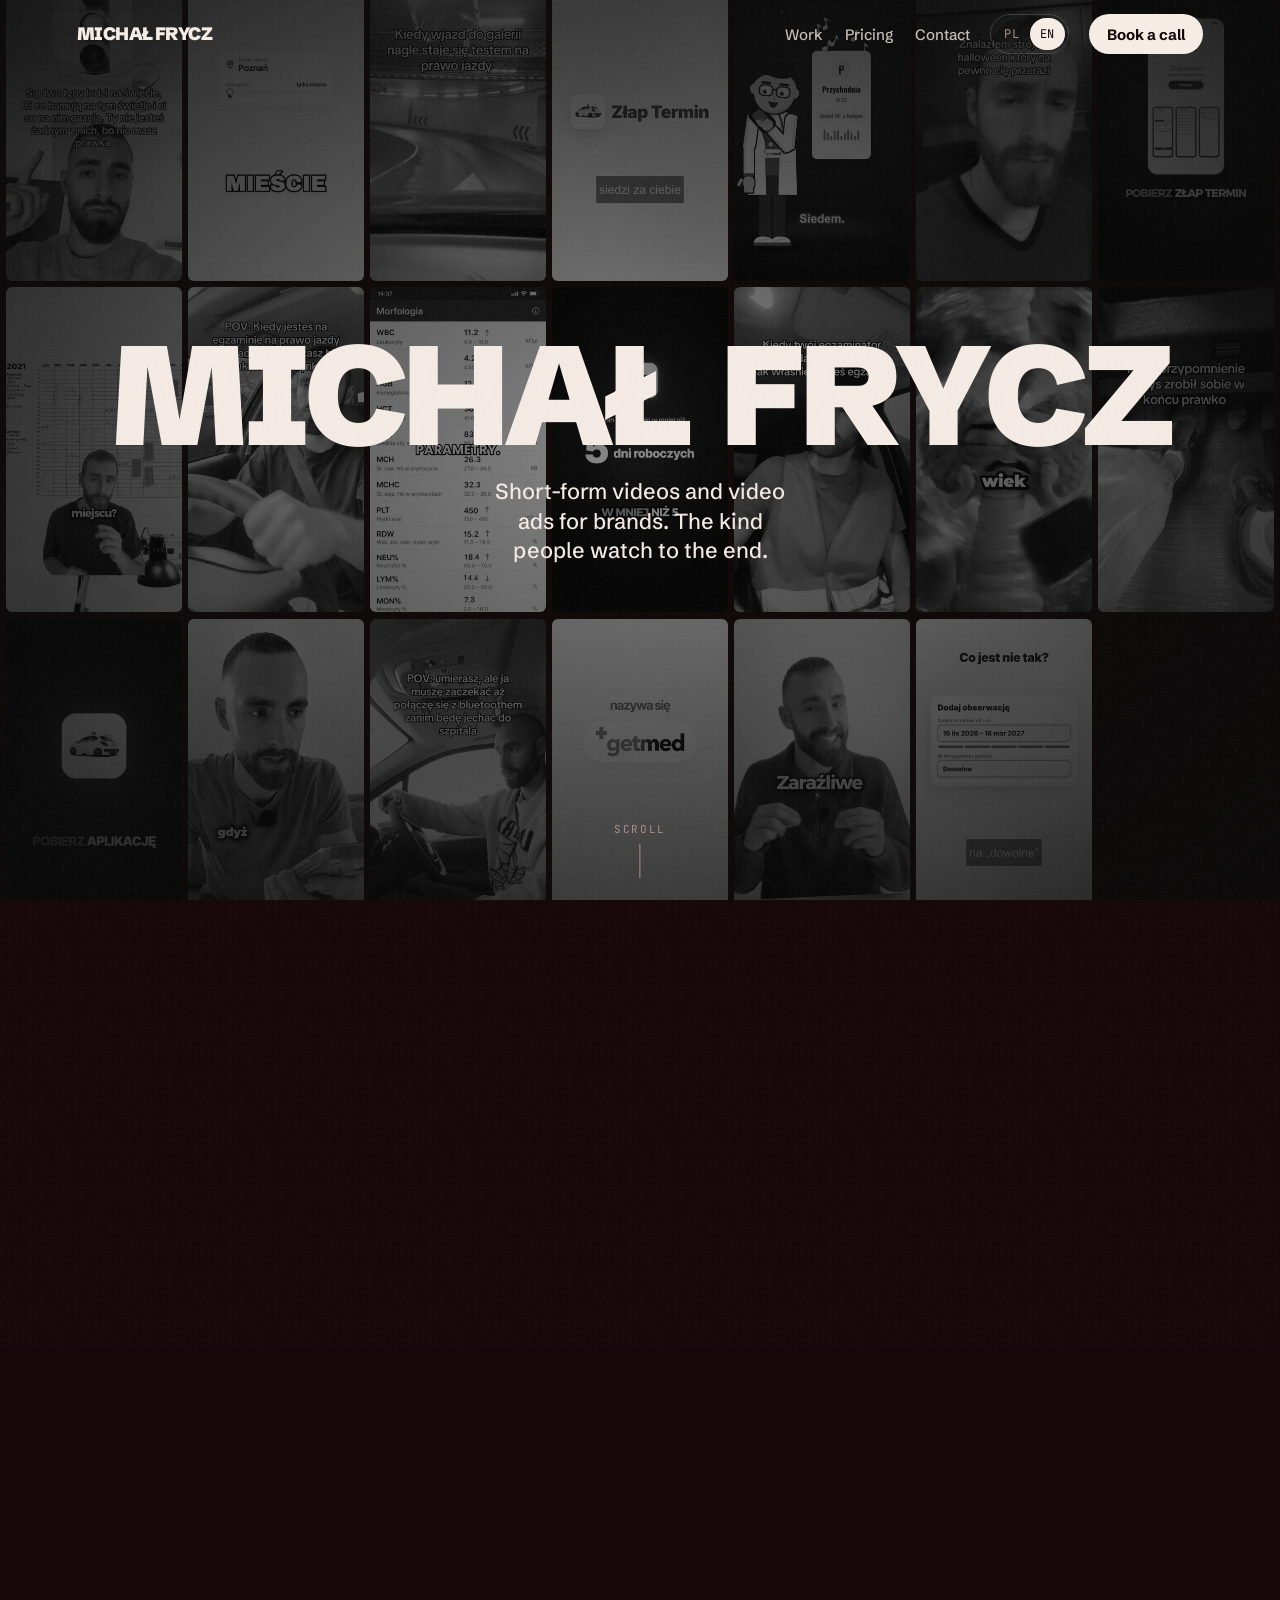
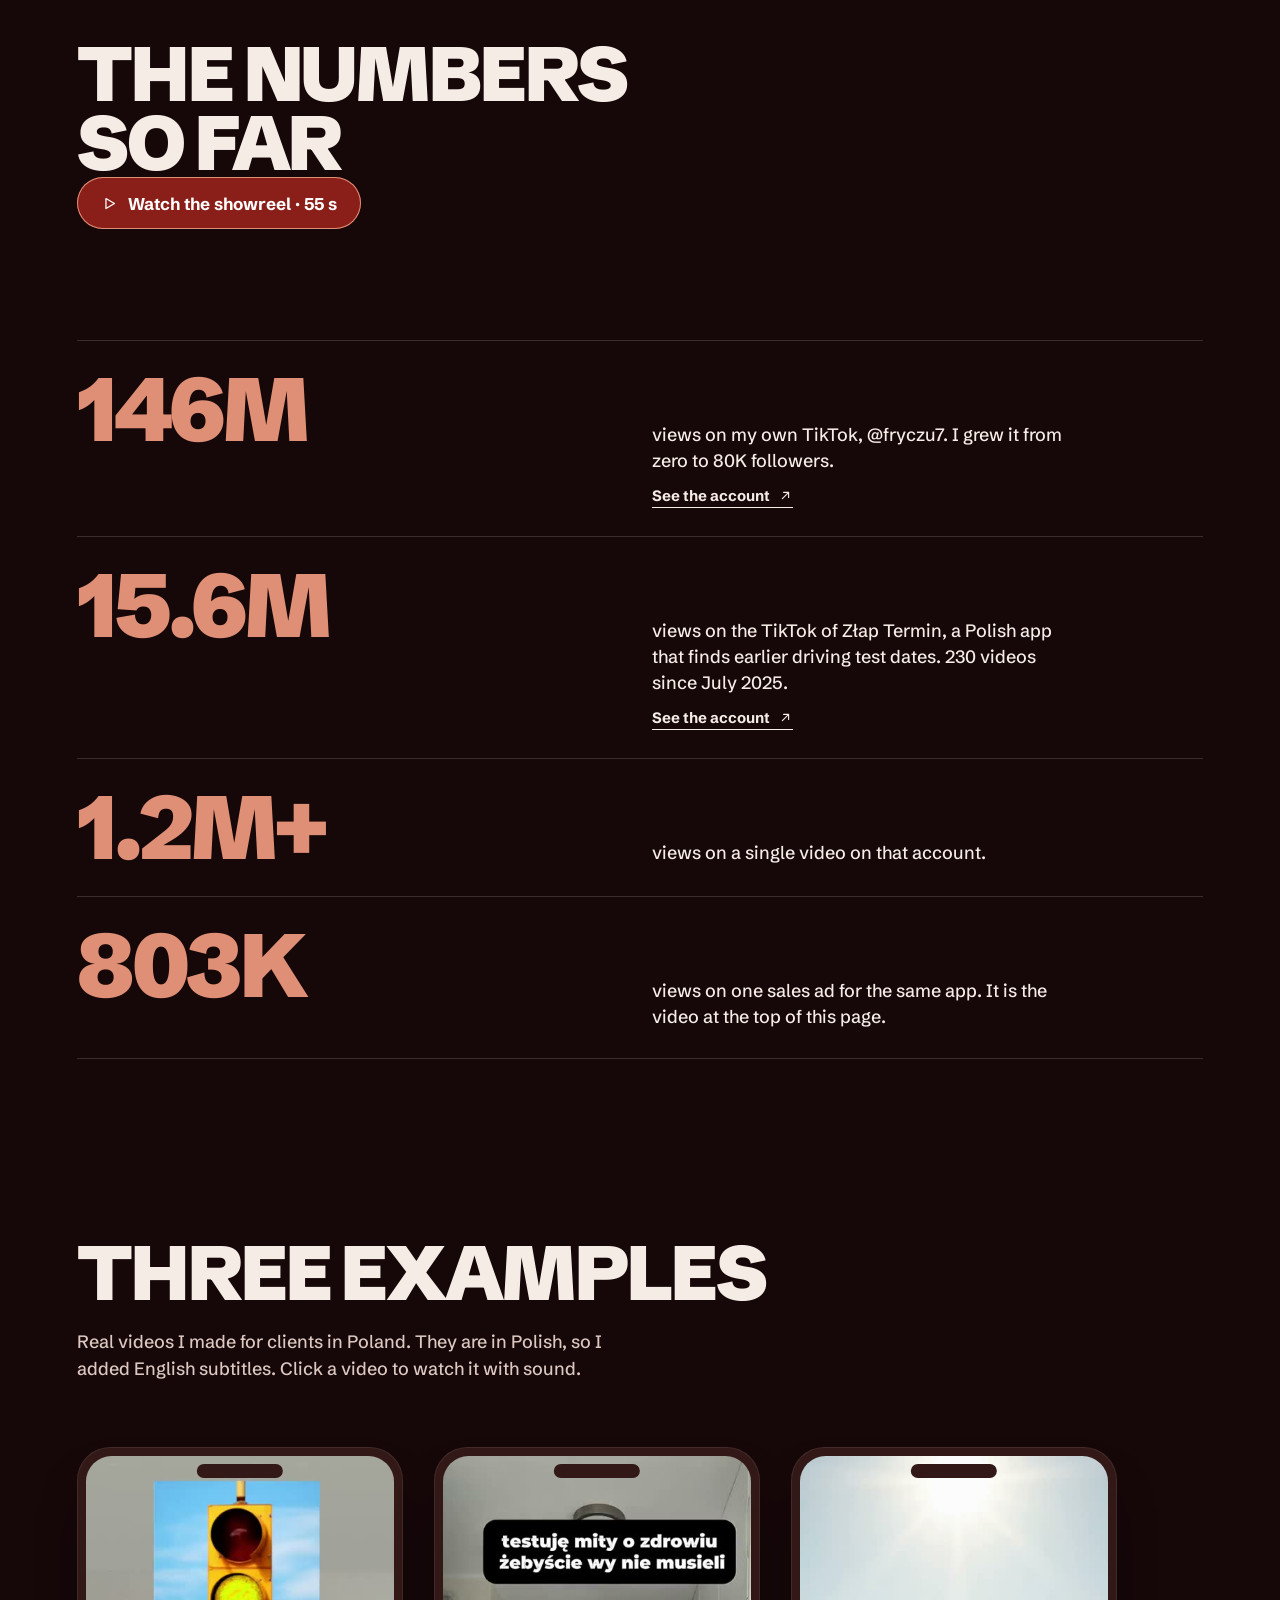
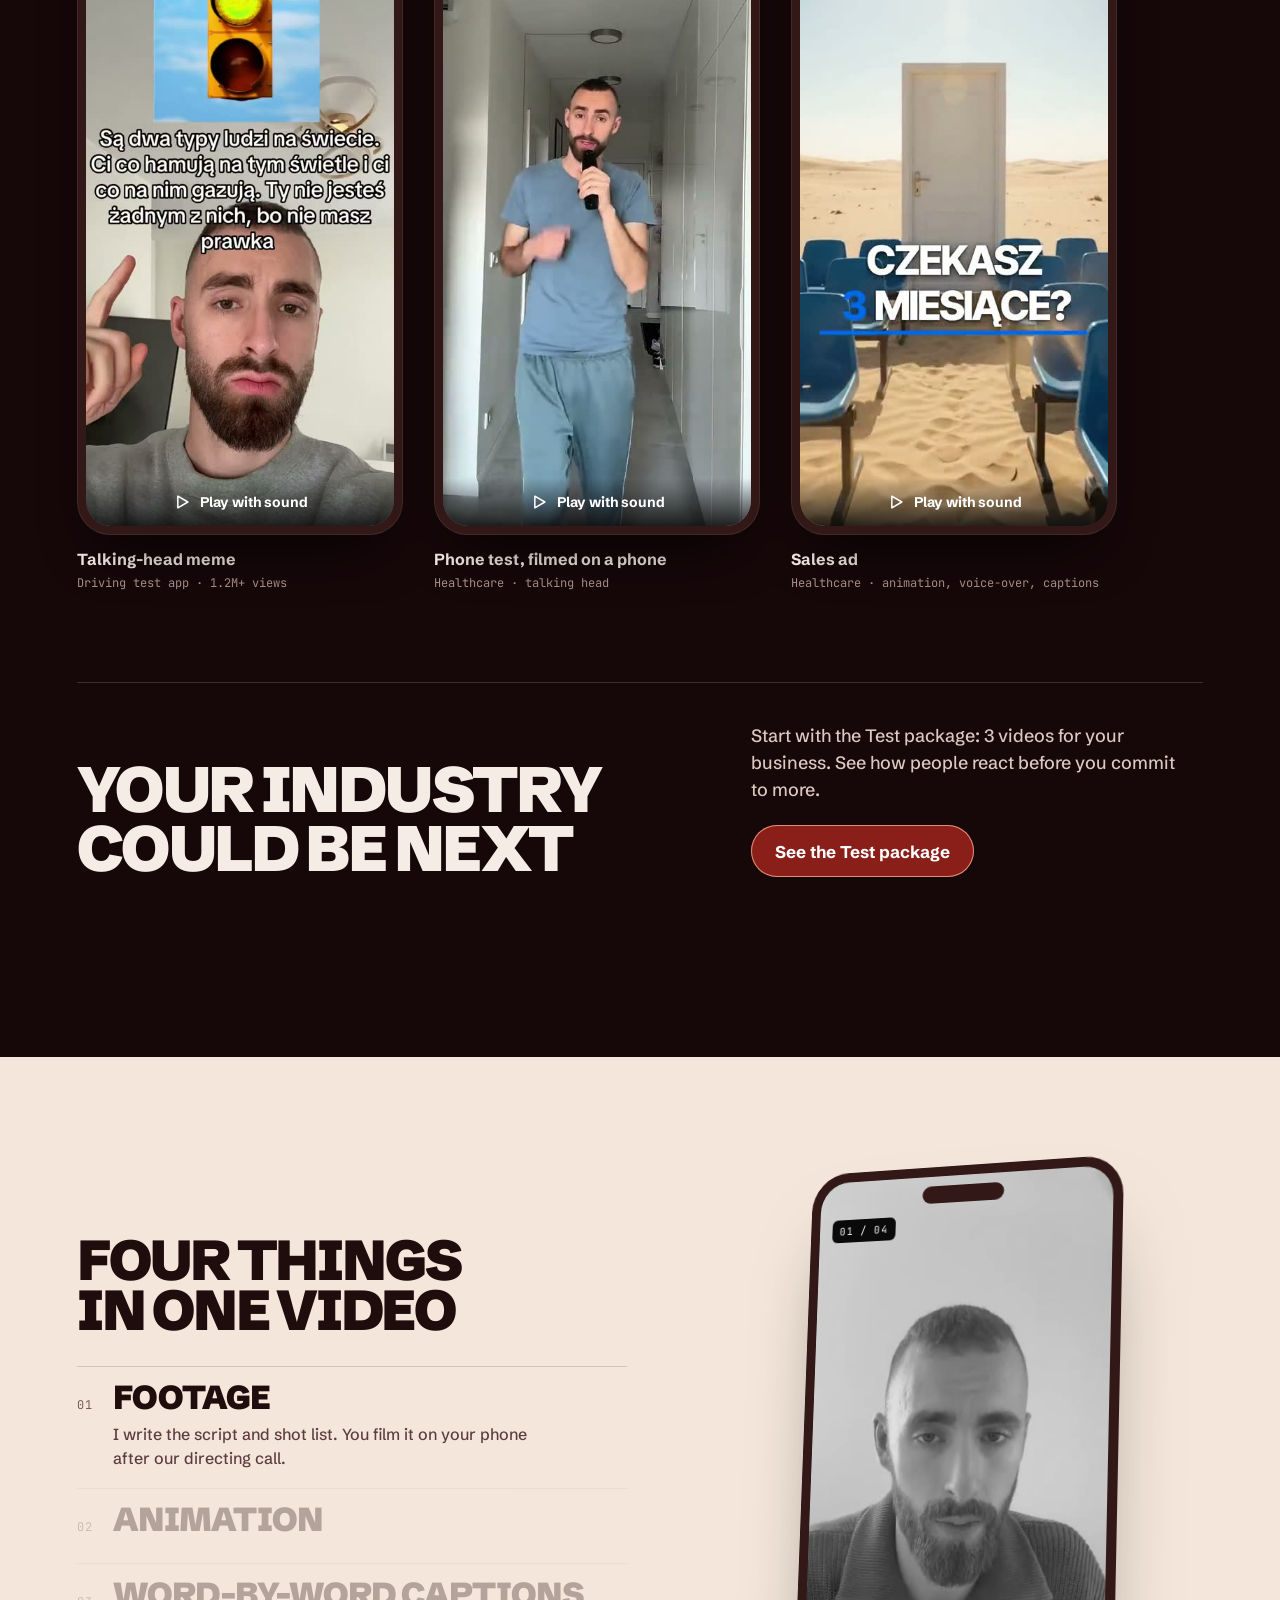
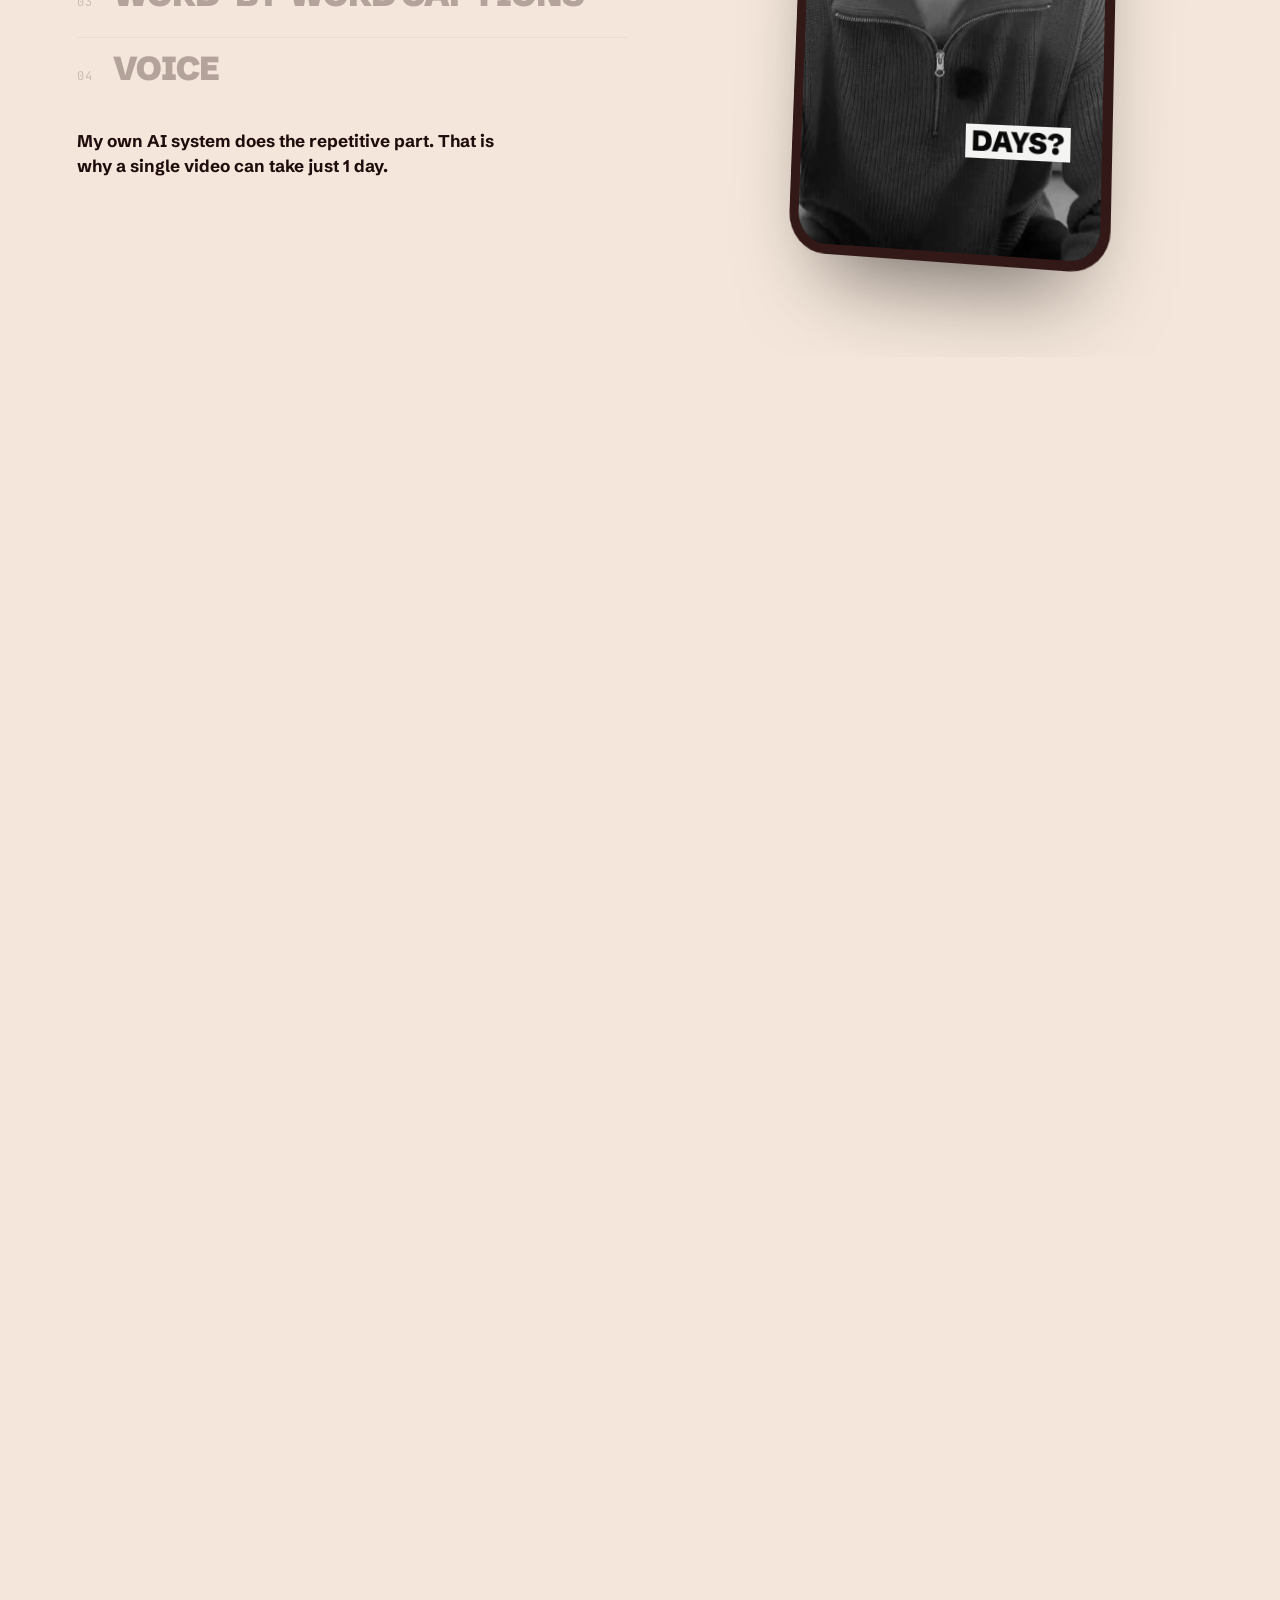
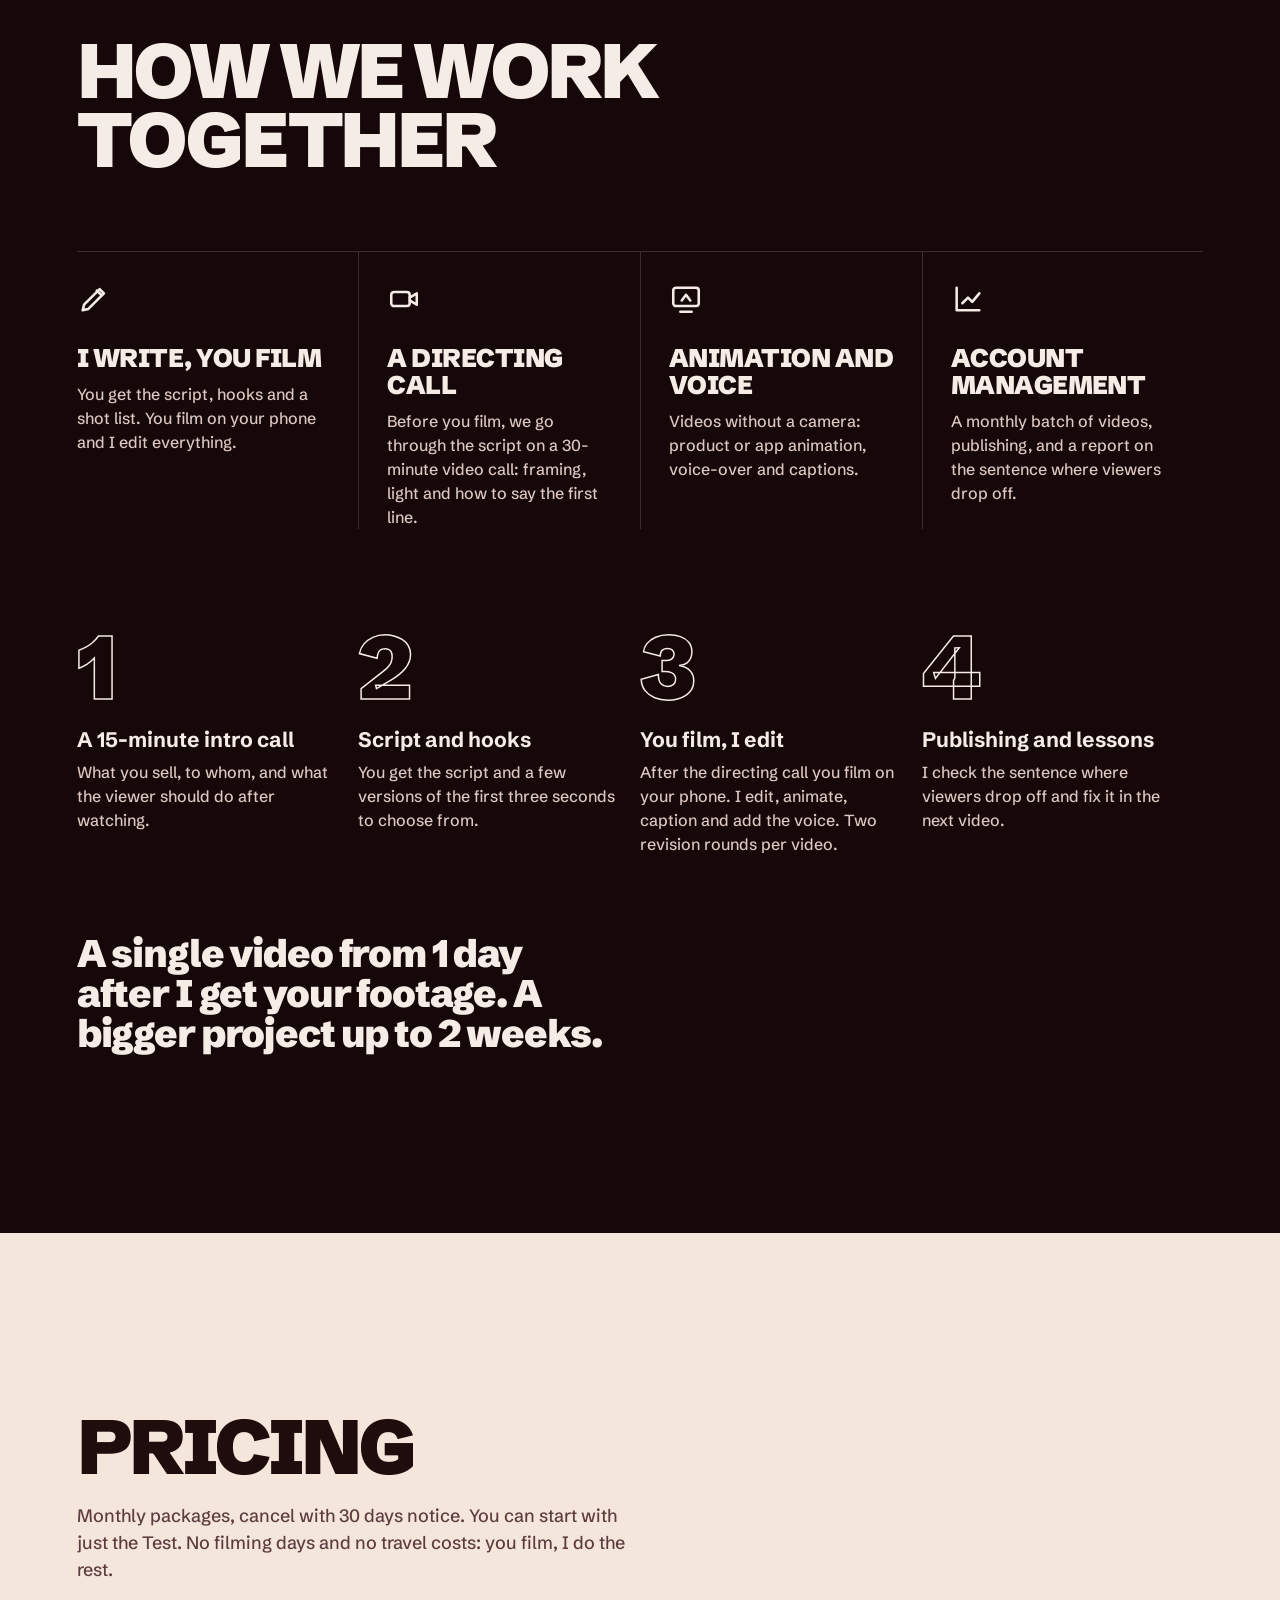
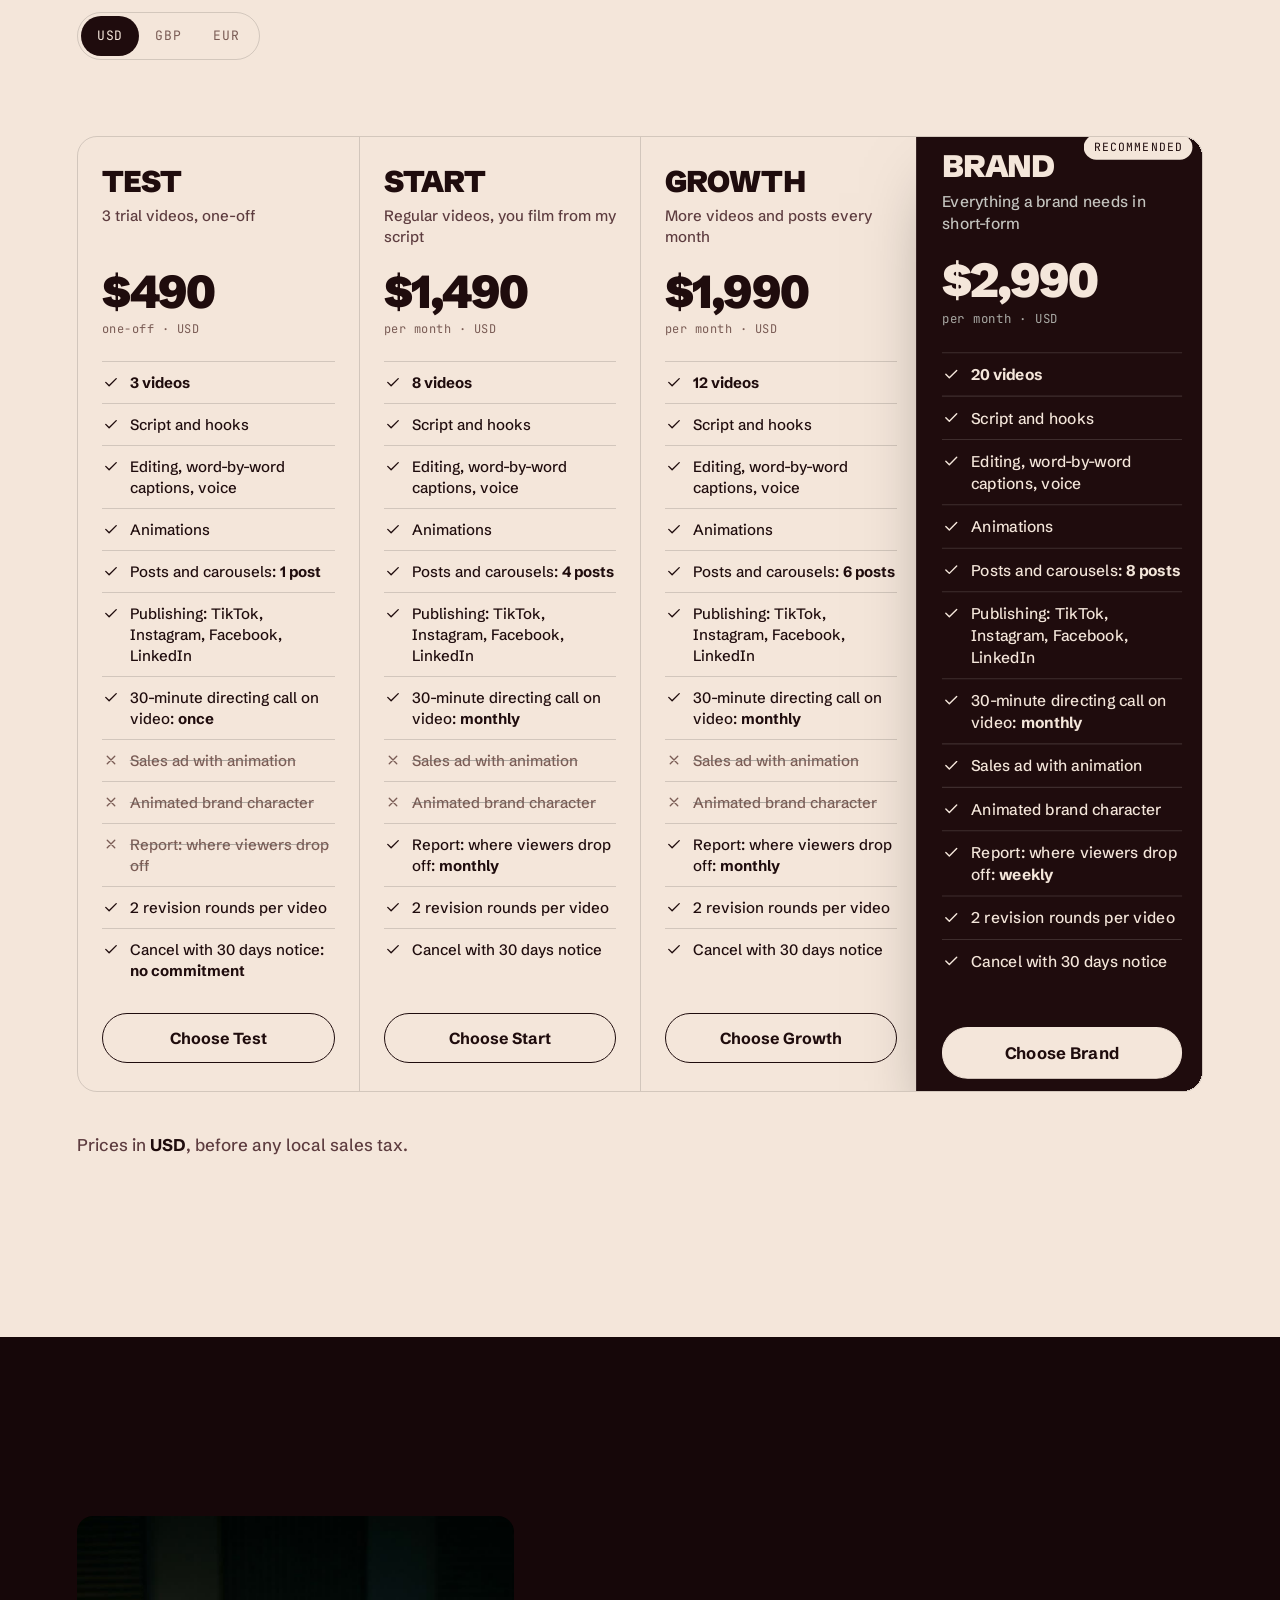
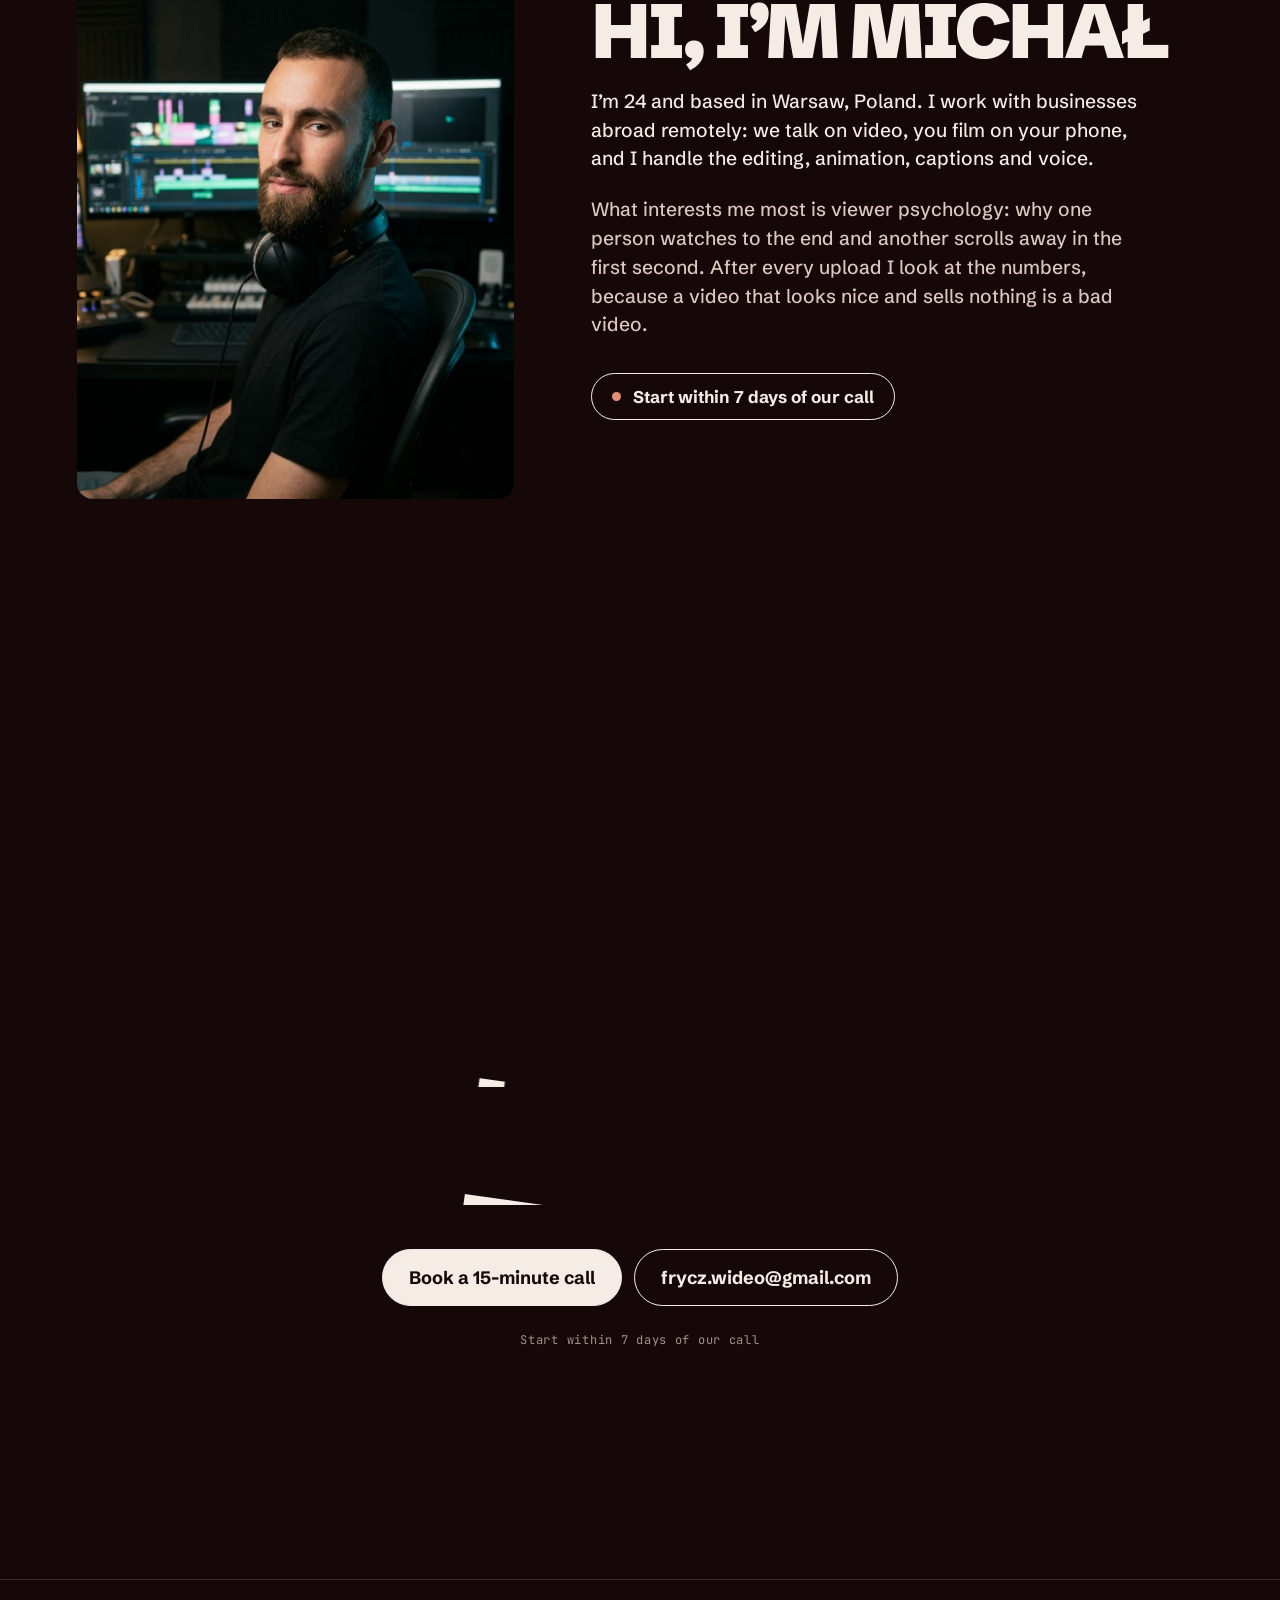
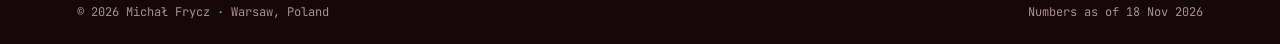
<file: firmy/en/index.html>
<!doctype html>
<html lang="en">
<head>
<meta charset="utf-8">
<link rel="icon" href="../../favicon.ico" sizes="48x48"><link rel="apple-touch-icon" href="../../apple-touch-icon.png">
<meta name="viewport" content="width=device-width, initial-scale=1">
<title>Michał Frycz · Short-form video and video ads for brands</title>
<link rel="canonical" href="https://fryczu7.github.io/portfolio/en/">
<meta http-equiv="refresh" content="0; url=../../en/">
<script>location.replace('../../en/'+location.search)</script>
<style>html{background:#0a0a0a;color:#f4f4f2;font-family:system-ui,sans-serif}body{padding:24px}a{color:inherit}</style>
</head>
<body><p><a href="../../en/">Michał Frycz, English version</a></p></body>
</html>
</file>
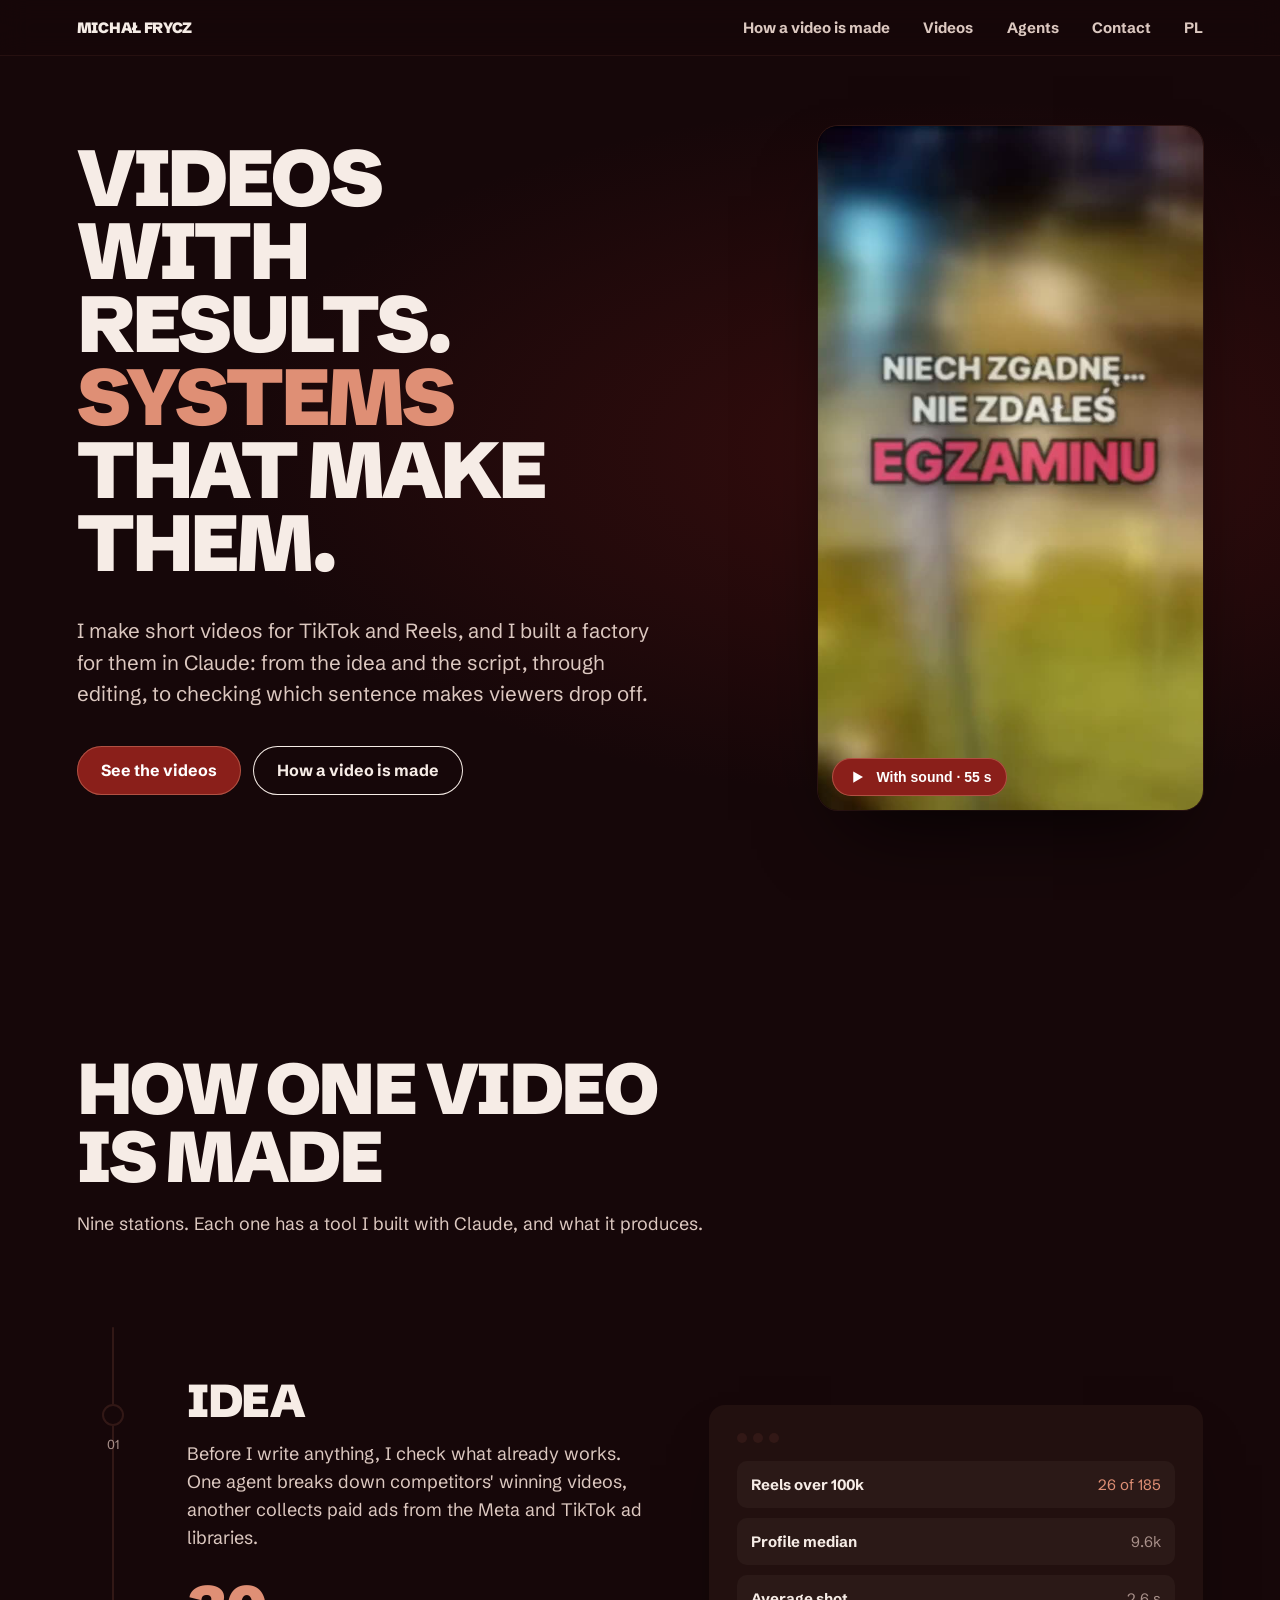
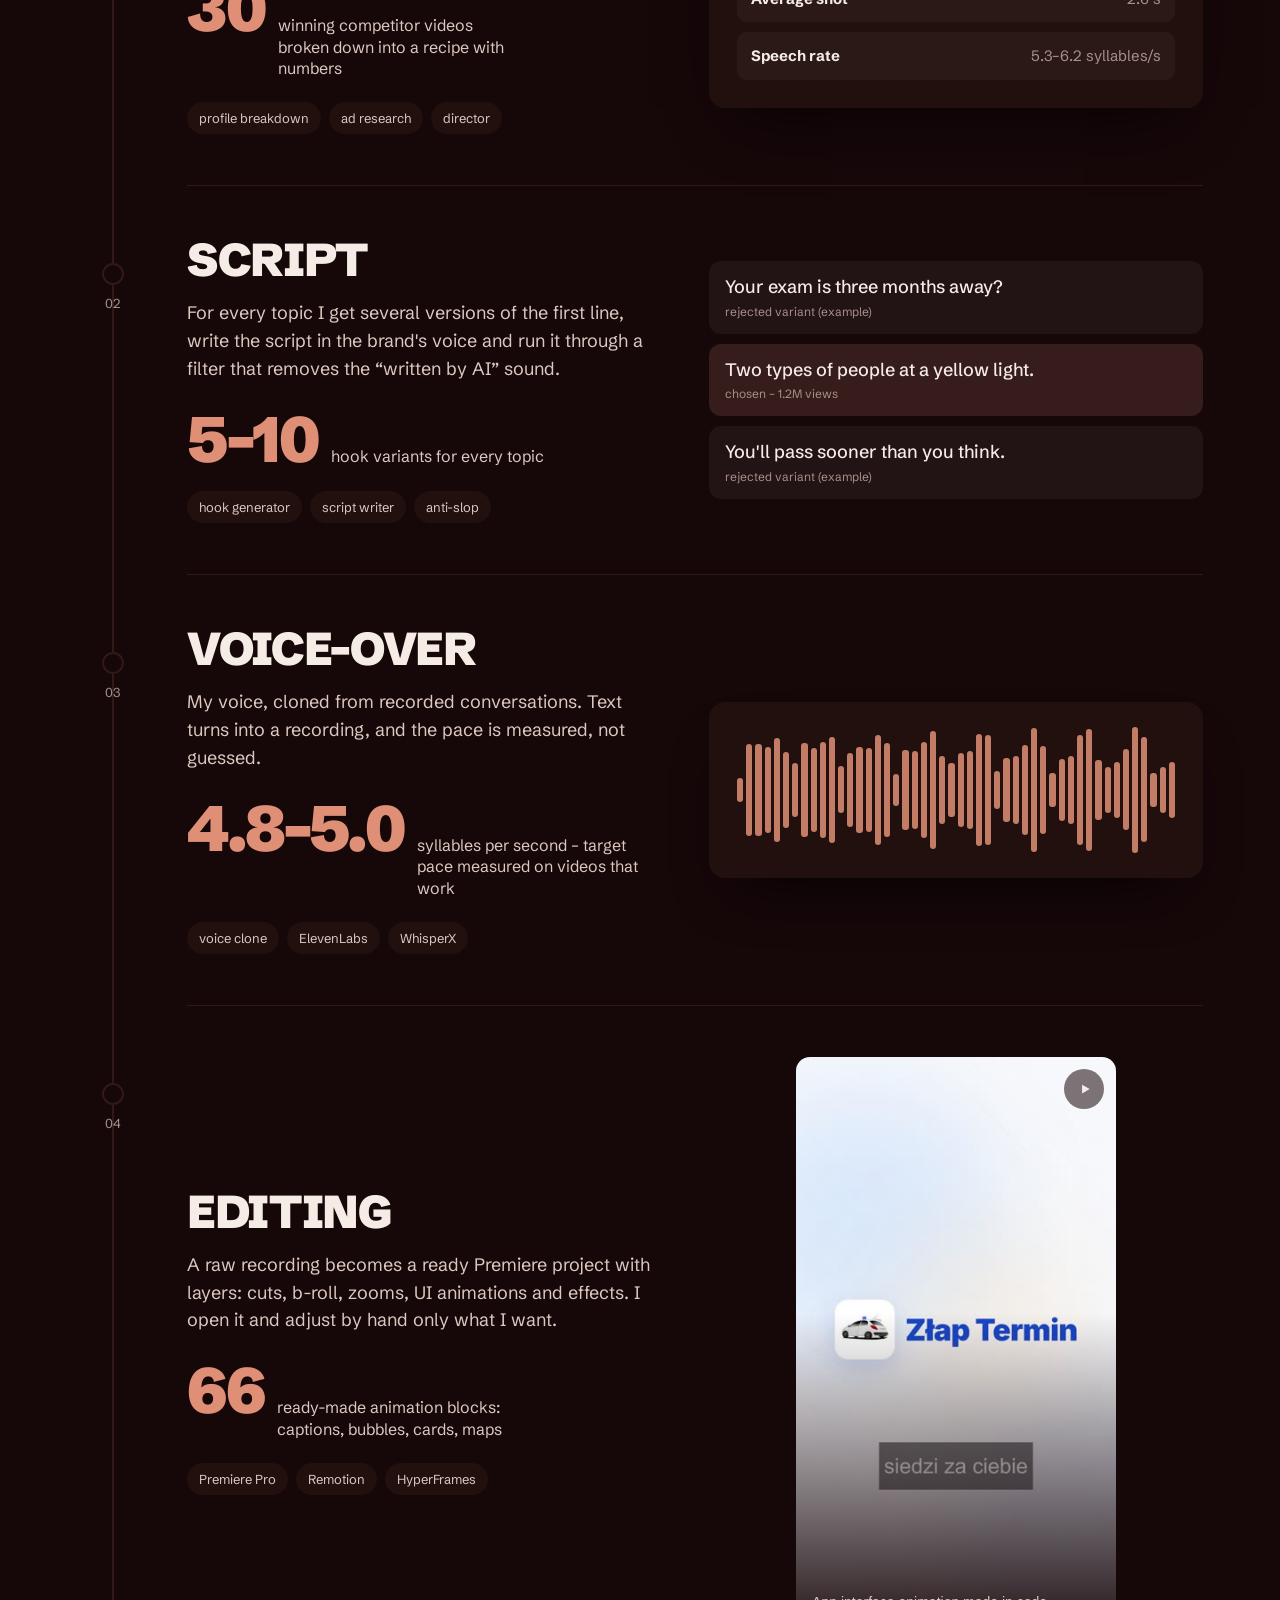
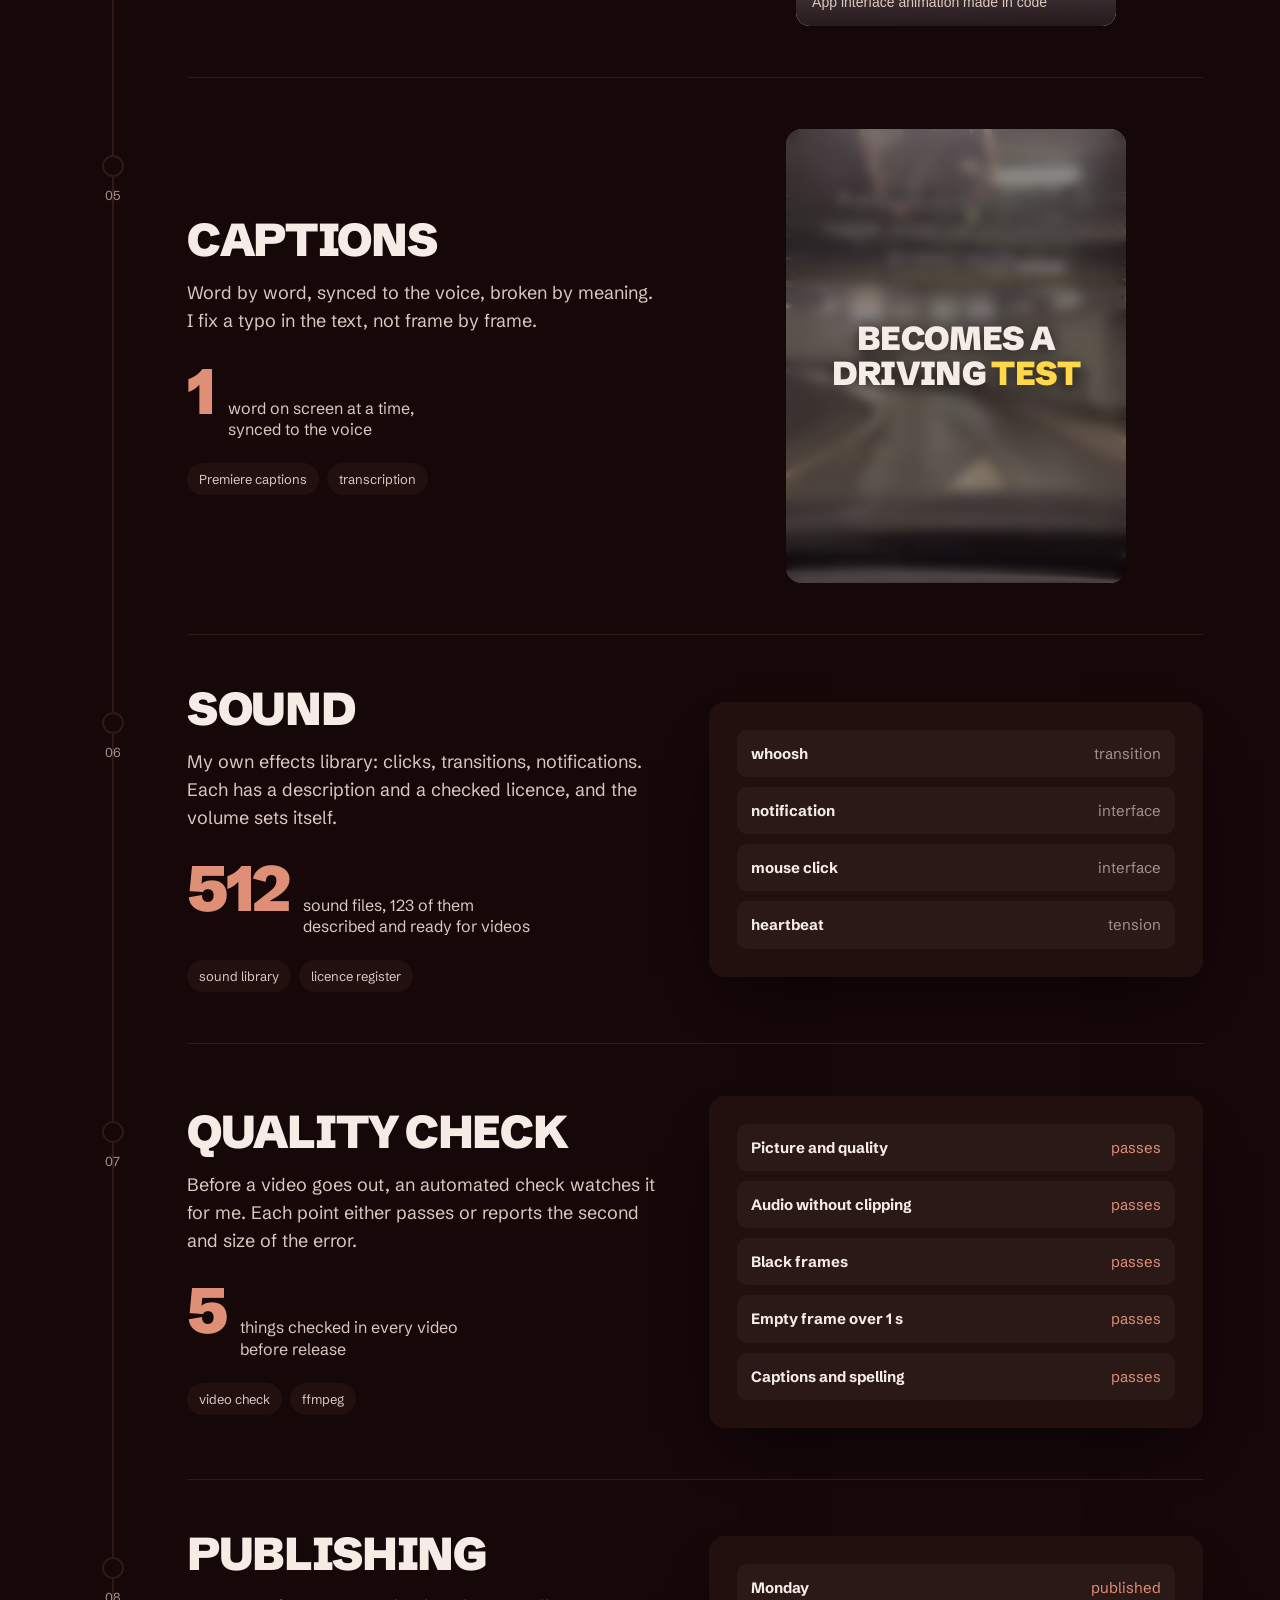
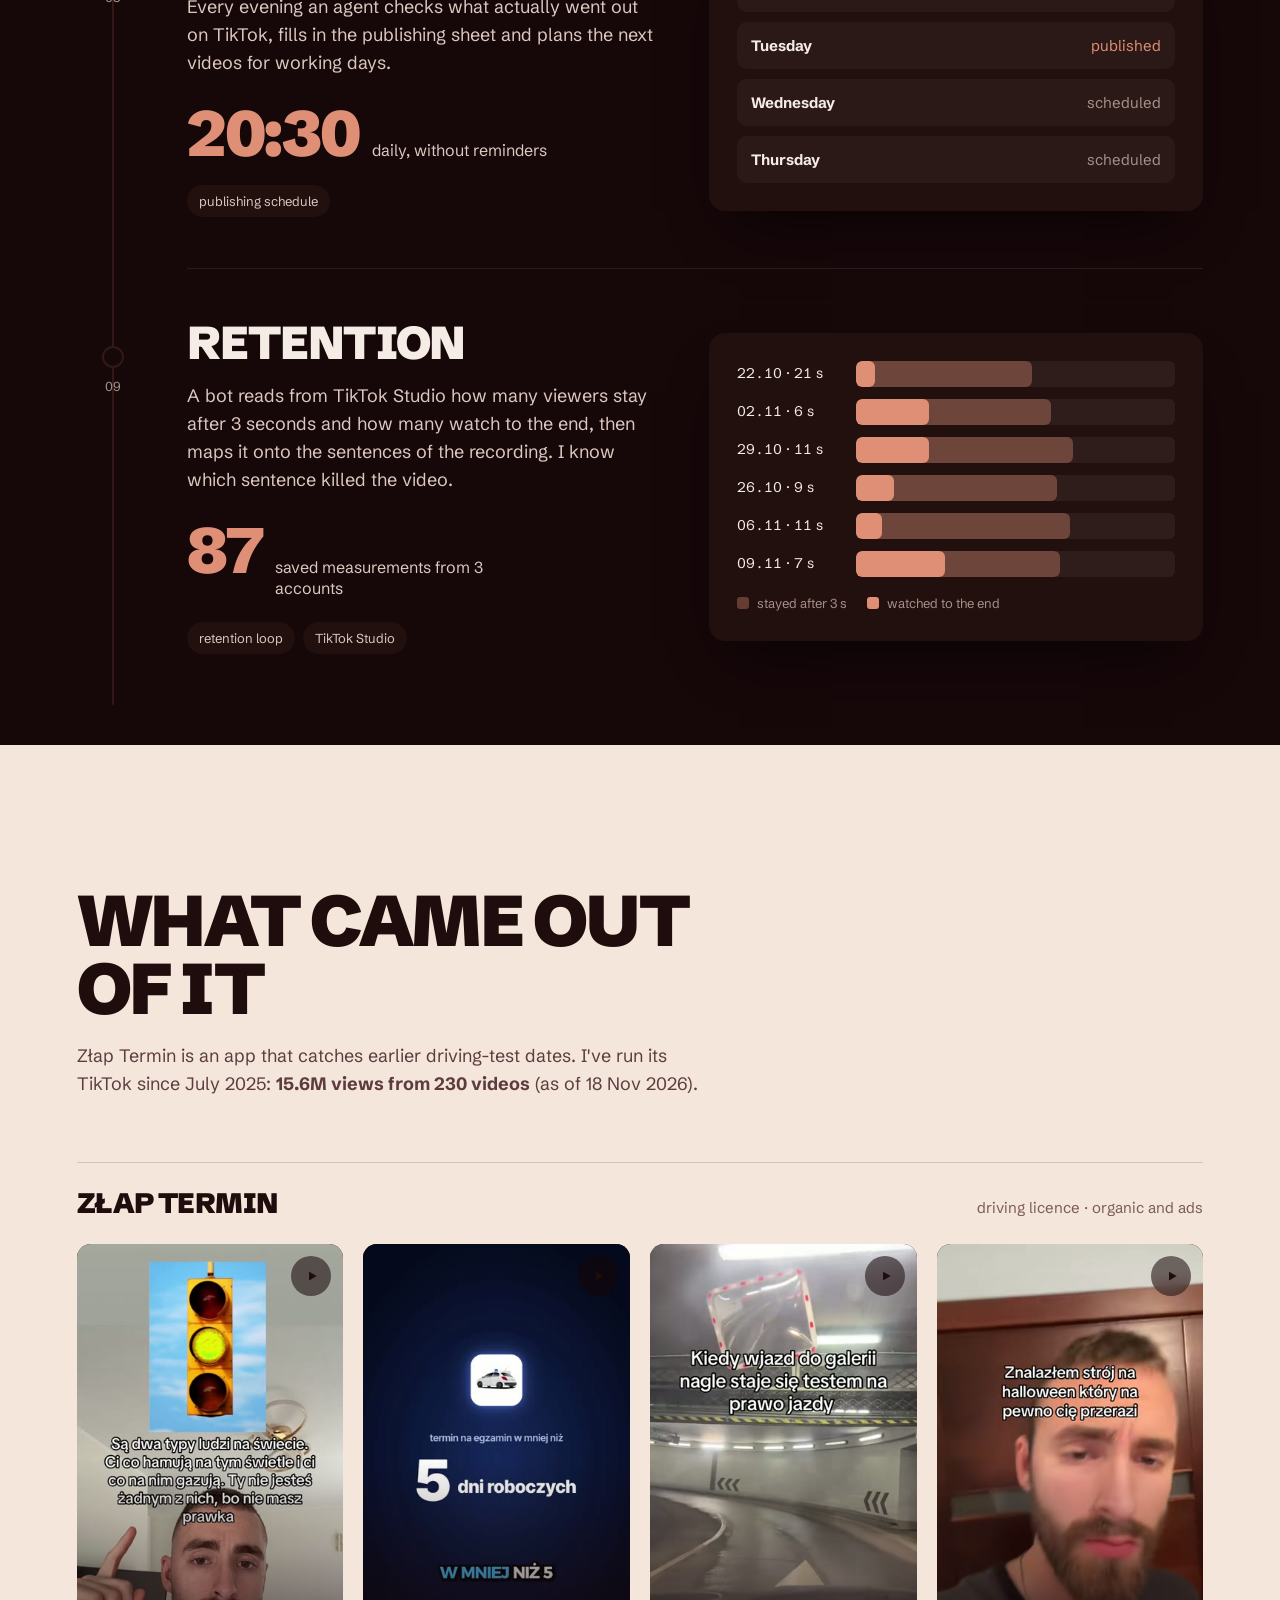
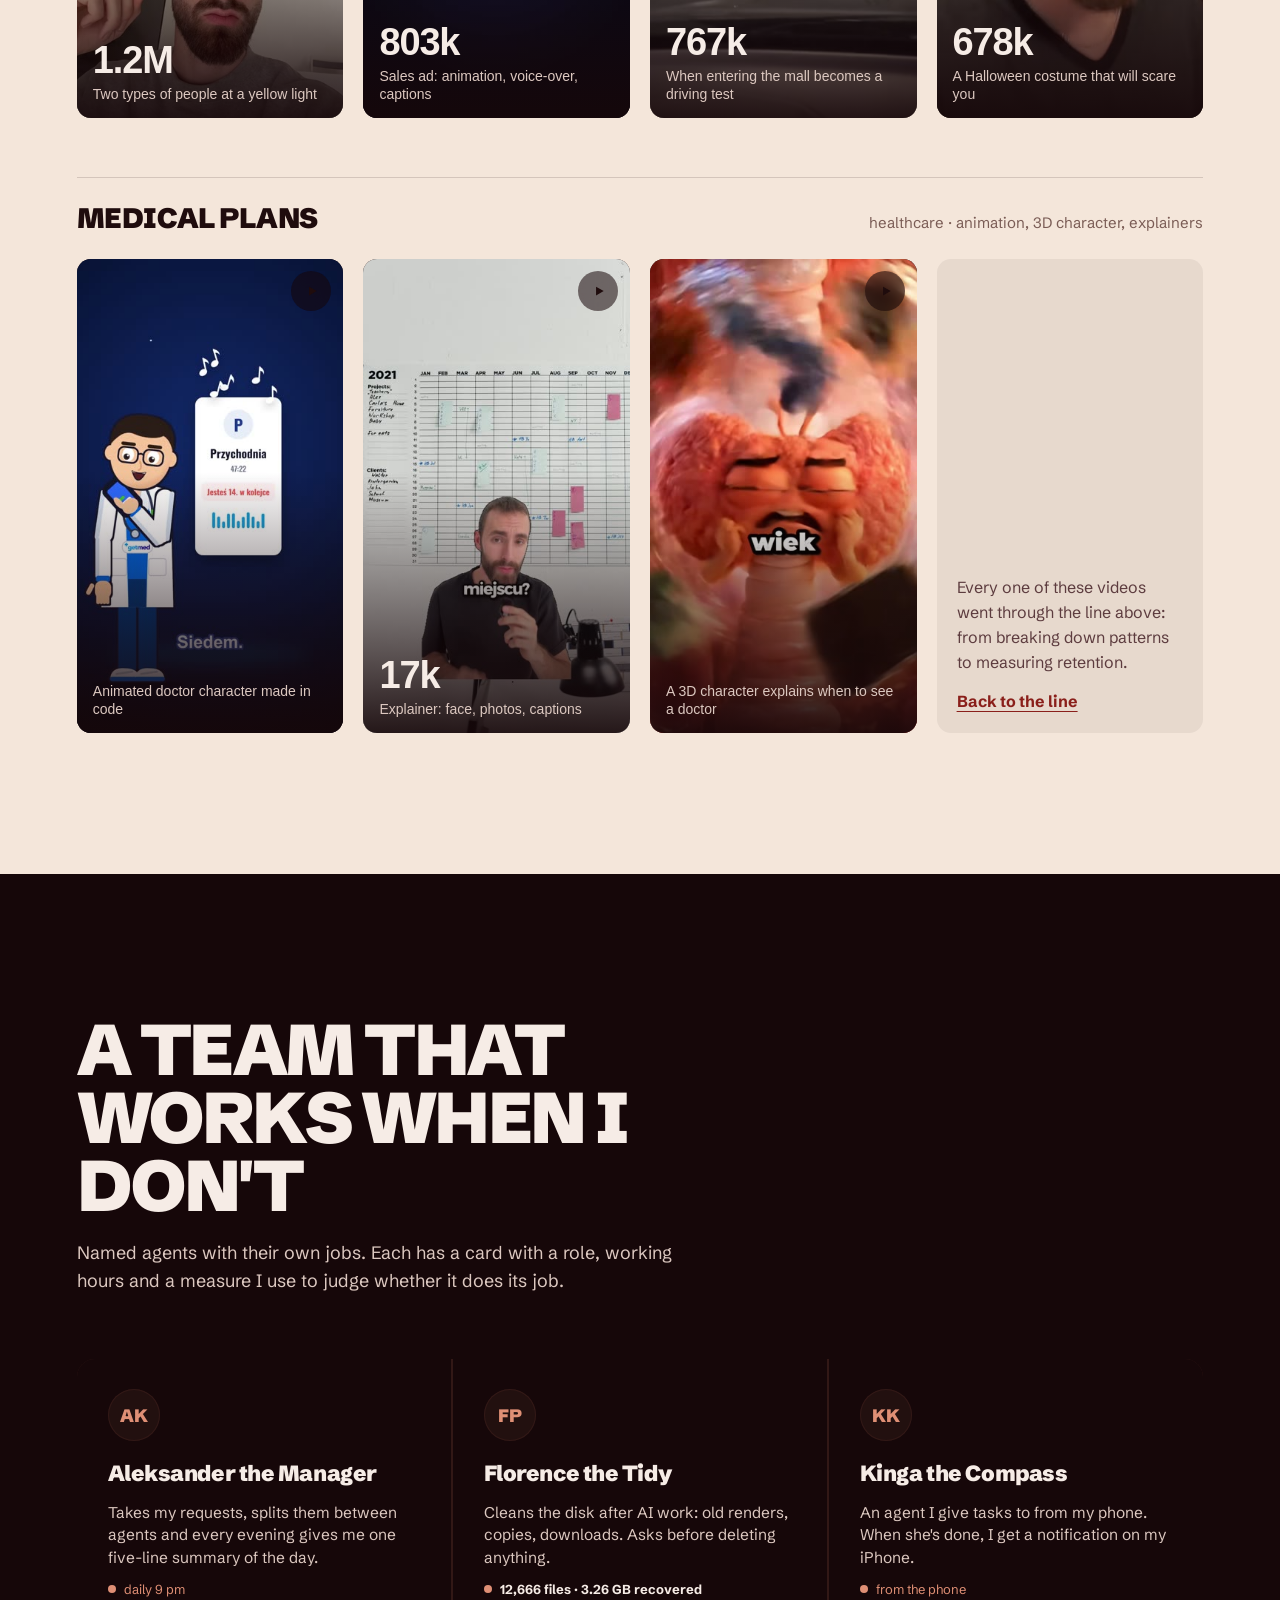
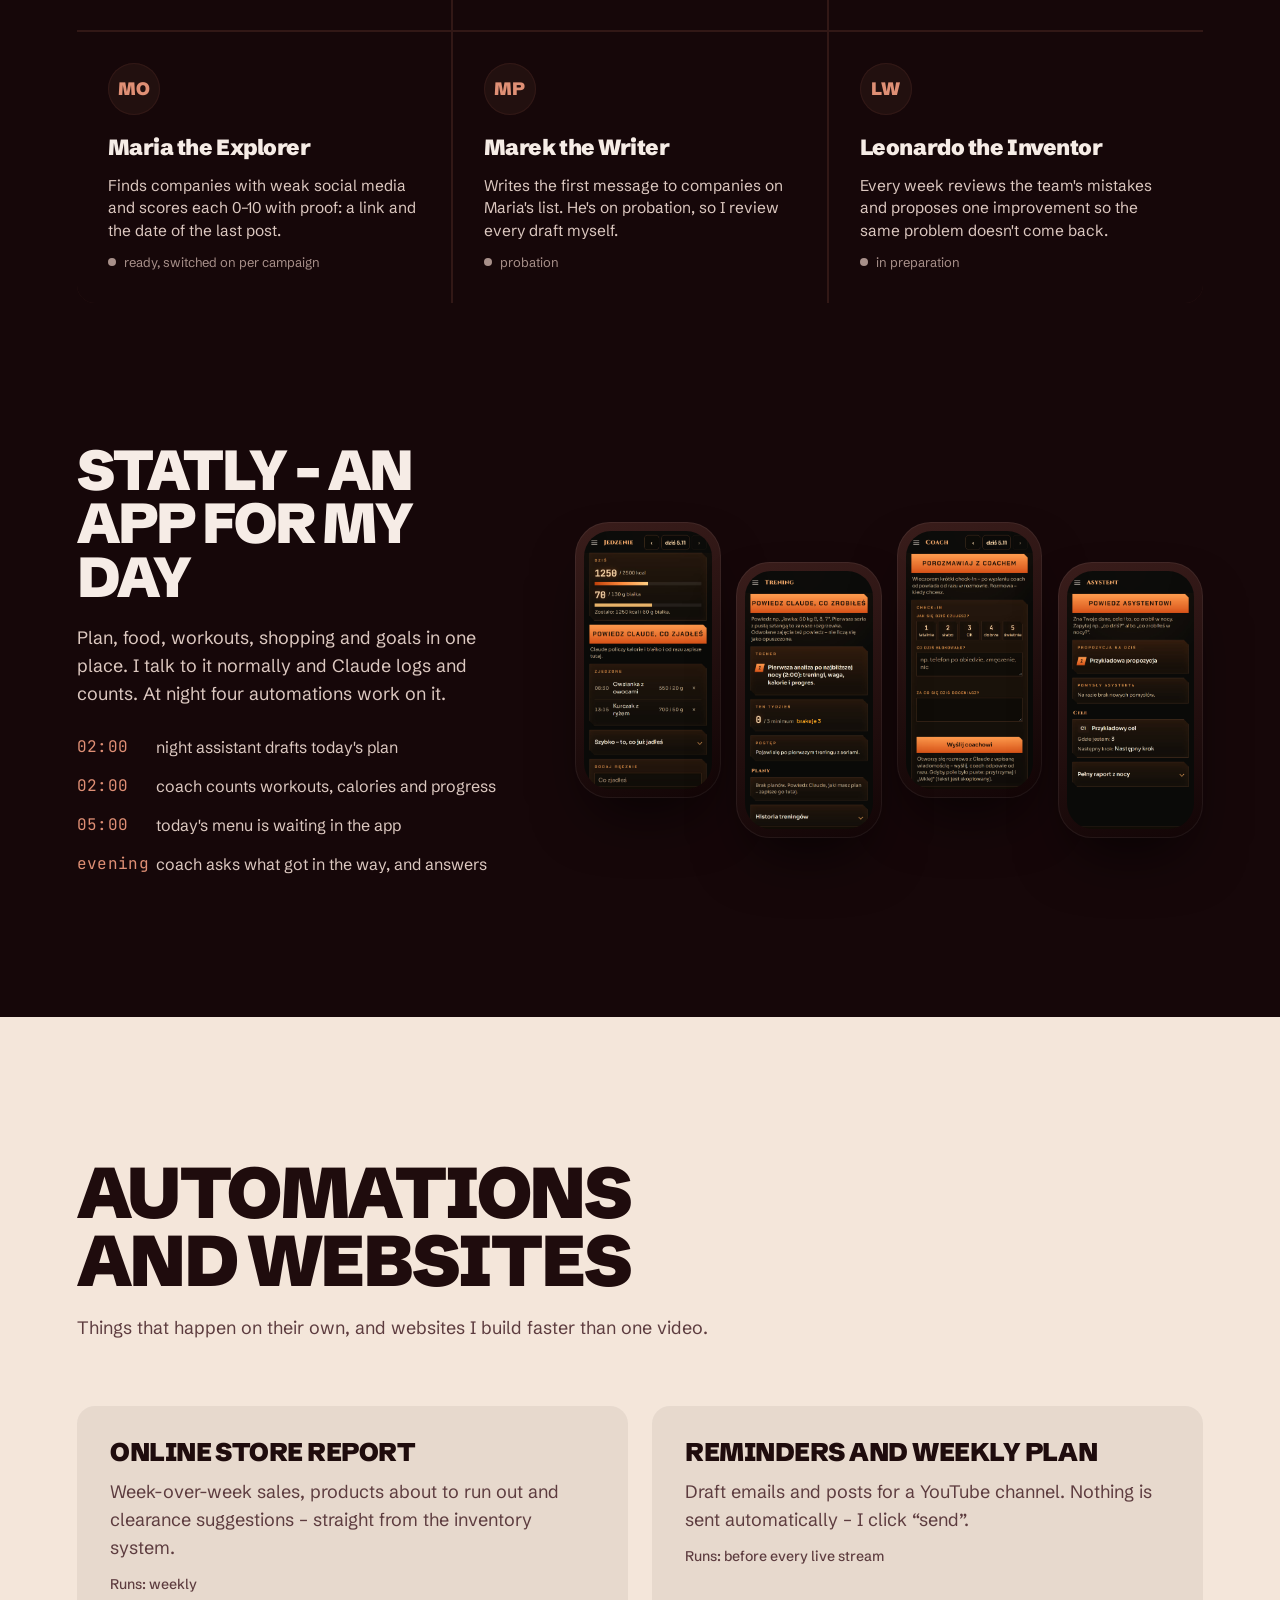
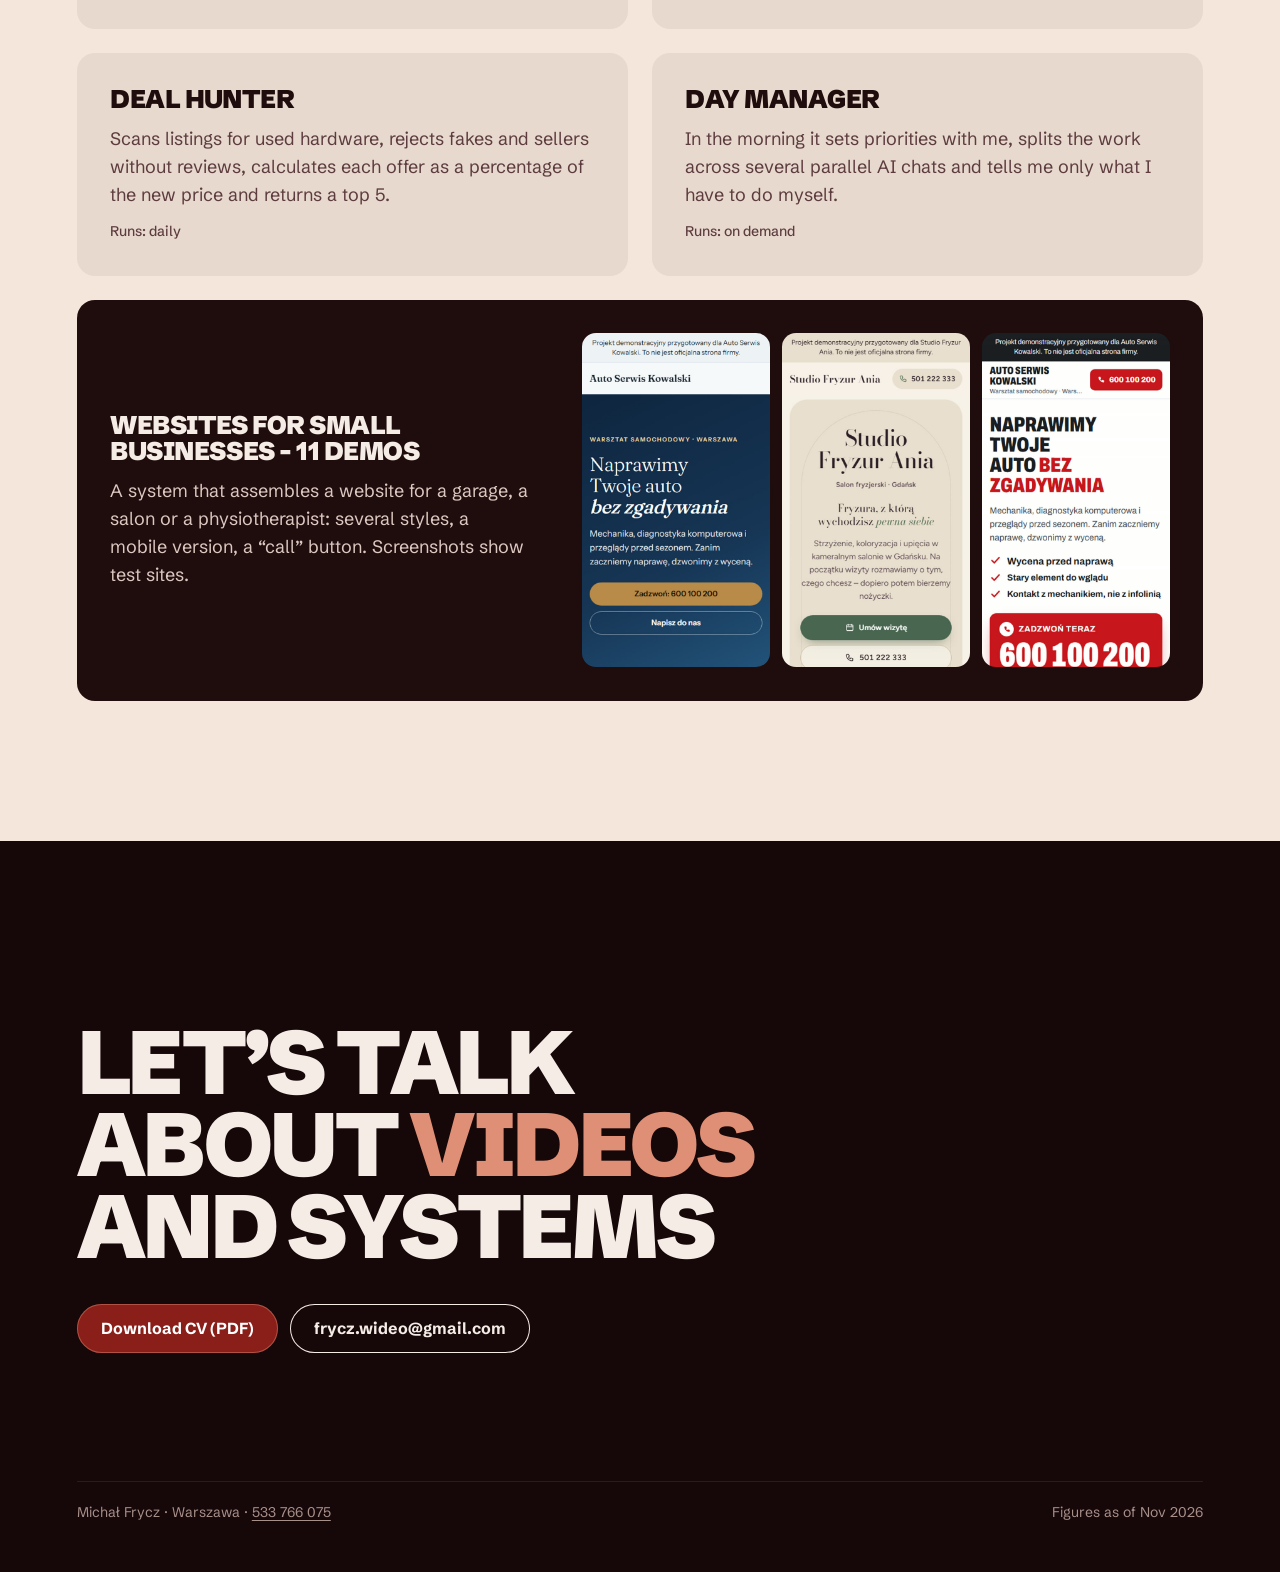
<file: projekty/en/index.html>
<!doctype html>
<html lang="en">
<head>
<meta charset="utf-8">
<link rel="icon" href="../../favicon.ico" sizes="48x48"><link rel="apple-touch-icon" href="../../apple-touch-icon.png">
<meta name="viewport" content="width=device-width,initial-scale=1">
<title>Michał Frycz – portfolio</title>
<meta name="description" content="Short videos with results and AI systems built in Claude: an app, a team of agents, automations.">
<link rel="preconnect" href="https://fonts.googleapis.com"><link rel="preconnect" href="https://fonts.gstatic.com" crossorigin>
<link href="https://fonts.googleapis.com/css2?family=Schibsted+Grotesk:wght@400;500;700;900&family=JetBrains+Mono:wght@400&display=swap" rel="stylesheet">
<link rel="stylesheet" href="../wspolne.css">
<style>
/* ===== Linia produkcyjna ===== */
.pasek{position:fixed;z-index:50;top:0;left:0;right:0;display:flex;justify-content:space-between;align-items:center;padding:16px var(--m);font-weight:700;font-size:15px;background:rgba(22,7,9,.82);backdrop-filter:blur(14px);border-bottom:1px solid rgba(50,24,22,.6)}
.pasek__marka{font-weight:900;text-transform:uppercase;letter-spacing:-.02em;text-decoration:none}
.pasek nav{display:flex;gap:clamp(14px,2.6vw,34px)}
.pasek nav a{text-decoration:none;color:var(--txt2);transition:color .3s}
.pasek nav a:hover{color:var(--txt)}
@media (max-width:720px){.pasek nav a[href="#linia"],.pasek nav a[href="#zespol"]{display:none}}

/* otwarcie */
.start{position:relative;min-height:100svh;display:grid;grid-template-columns:minmax(0,1.2fr) minmax(0,.8fr);align-items:center;gap:clamp(40px,6vw,112px);padding:clamp(96px,12vh,140px) var(--m) clamp(48px,8vh,96px);overflow:hidden;background:radial-gradient(ellipse at 75% 50%,rgba(138,31,26,.28),transparent 55%)}
.start h1{font-size:clamp(44px,6.2vw,96px);line-height:.92;font-weight:900;letter-spacing:-.04em;text-transform:uppercase;max-width:10ch;text-wrap:balance}
.start h1 em{font-style:normal;color:var(--akcent)}
.start__tekst>p{max-width:46ch;font-size:clamp(18px,1.6vw,22px);color:var(--txt2);margin-top:clamp(24px,3vw,36px)}
.start__akcje{display:flex;gap:12px;flex-wrap:wrap;margin-top:clamp(24px,3vw,36px)}
.start__reel{position:relative;justify-self:end;height:min(76svh,720px);aspect-ratio:9/16;margin:0;border-radius:20px;overflow:hidden;background:#0d0405;box-shadow:0 40px 80px -30px rgba(0,0,0,.8),0 0 0 1px var(--rama)}
.start__reel video{display:block;width:100%;height:100%;object-fit:cover}
.start__dzwiek{position:absolute;left:14px;bottom:14px;padding:10px 16px;font-size:14px}
@media (max-width:1023px){.start{grid-template-columns:minmax(0,1.25fr) minmax(0,.75fr)}.start__reel{height:min(62svh,520px)}}
@media (max-width:720px){.start{grid-template-columns:1fr;align-items:start;min-height:0;gap:24px;padding-top:96px}.start__tekst{display:contents}.start h1{order:1;font-size:clamp(40px,11vw,52px)}.start__reel{order:2;justify-self:start;height:auto;width:min(70vw,280px)}.start__tekst>p{order:3;margin-top:0}.start__akcje{order:4;margin-top:0}.start__akcje .btn{flex:1 1 100%;justify-content:center}}

/* linia */
.linia{position:relative;padding:clamp(80px,12vw,160px) var(--m) 40px}
.linia__naglowek{max-width:1200px;margin:0 auto clamp(48px,7vw,96px)}
.linia__naglowek h2,.sekcja h2{font-size:clamp(38px,5.6vw,80px);line-height:.95;font-weight:900;letter-spacing:-.035em;text-transform:uppercase;max-width:14ch}
.linia__naglowek p,.sekcja__wstep{margin-top:20px;max-width:58ch;color:var(--txt2);font-size:clamp(17px,1.4vw,20px)}
.tasma{position:relative;max-width:1200px;margin:0 auto;display:grid;grid-template-columns:72px 1fr;gap:0 clamp(16px,3vw,40px)}
.tasma__tor{position:relative;grid-row:1/-1}
.tasma__tor::before,.tasma__postep{content:"";position:absolute;left:35px;top:0;width:2px;bottom:0;background:var(--rama);border-radius:2px}
.tasma__postep{background:linear-gradient(180deg,var(--przycisk),var(--akcent));transform-origin:top;transform:scaleY(var(--p,0))}
.stacja{position:relative;display:grid;grid-template-columns:minmax(0,1fr) minmax(0,1.05fr);gap:clamp(24px,4vw,64px);align-items:center;padding:clamp(28px,4vw,56px) 0;border-top:1px solid var(--rama)}
@media (max-width:720px){.stacja .stacja__narzedzia{display:none}.stacja:nth-of-type(n+6) .stacja__obraz{display:none}}
.stacja:first-of-type{border-top:0}
.stacja__nr{position:absolute;left:calc(-72px - clamp(16px,3vw,40px));top:clamp(40px,6vw,80px);width:72px;display:grid;justify-items:center;gap:8px}
.stacja__kropka{width:22px;height:22px;border-radius:50%;background:var(--tlo);box-shadow:inset 0 0 0 2px var(--rama);transition:box-shadow .6s var(--ease),background .6s}
.stacja.aktywna .stacja__kropka{background:var(--akcent);box-shadow:0 0 0 6px rgba(223,143,117,.16)}
.stacja__nr span{font-size:13px;color:var(--szary)}
.stacja h3{font-size:clamp(30px,3.6vw,52px);font-weight:900;letter-spacing:-.03em;line-height:1;text-transform:uppercase}
.stacja__co{margin-top:16px;color:var(--txt2);max-width:44ch}
.stacja__efekt{margin-top:28px;display:flex;align-items:baseline;gap:14px;flex-wrap:wrap}
.stacja__efekt b{font-size:clamp(44px,5vw,72px);font-weight:900;letter-spacing:-.04em;line-height:.9;color:var(--akcent)}
.stacja__efekt span{color:var(--txt2);max-width:24ch;line-height:1.35;font-size:16px}
.stacja__narzedzia{margin-top:22px;display:flex;flex-wrap:wrap;gap:8px}
.stacja__narzedzia li{list-style:none;font-size:13px;padding:6px 12px;border-radius:999px;background:var(--kafel);color:var(--txt2)}
.stacja__obraz{position:relative}
.okno-ui{background:var(--kafel);border-radius:16px;padding:clamp(18px,2.4vw,28px);box-shadow:0 30px 60px -30px rgba(0,0,0,.8)}
.okno-ui__glowa{display:flex;gap:6px;margin-bottom:18px}
.okno-ui__glowa i{width:10px;height:10px;border-radius:50%;background:var(--rama)}
.wiersze{display:grid;gap:10px;font-size:15px}
.wiersze div{display:flex;justify-content:space-between;gap:16px;padding:12px 14px;border-radius:10px;background:rgba(246,236,230,.04)}
.wiersze div b{font-weight:700}
.wiersze div span{color:var(--szary);white-space:nowrap;text-align:right}
.wiersze .ok{color:var(--akcent)}
.hooki{display:grid;gap:10px}
.hooki p{padding:14px 16px;border-radius:12px;background:rgba(246,236,230,.05);font-weight:500;line-height:1.35}
.hooki p:nth-child(2){background:rgba(223,143,117,.16);color:var(--txt)}
.hooki small{display:block;color:var(--szary);font-size:12px;margin-top:4px;font-weight:400}
.fala{display:flex;align-items:center;gap:3px;height:120px}
.fala i{flex:1;border-radius:3px;background:var(--akcent);opacity:.85;animation:fala 1.6s var(--ease) infinite alternate}
@keyframes fala{to{transform:scaleY(.35)}}
.napisy{display:grid;place-items:center;aspect-ratio:9/12;max-width:340px;margin:0 auto;border-radius:16px;background:url(../media/filmy/53.jpg) center/cover;position:relative;overflow:hidden}
.napisy::before{content:"";position:absolute;inset:0;background:rgba(22,7,9,.45);backdrop-filter:blur(6px);-webkit-backdrop-filter:blur(6px)}
.napisy p{position:relative;font-size:clamp(24px,2.6vw,34px);font-weight:900;text-transform:uppercase;letter-spacing:-.02em;text-align:center;line-height:1.05;padding:0 16px;text-shadow:0 3px 14px rgba(0,0,0,.6)}
.napisy p span{color:#ffd84a}

/* sekcje */
.sekcja{padding:clamp(80px,11vw,150px) var(--m)}
.sekcja__w{max-width:1200px;margin:0 auto}
.jasne{background:var(--jasne);color:var(--jtxt)}
.jasne .sekcja__wstep{color:var(--jtxt2)}
.jasne ::selection{background:var(--przycisk);color:#fff}
.filmy{margin-top:clamp(40px,5vw,64px);display:grid;grid-template-columns:repeat(4,minmax(0,1fr));gap:clamp(12px,1.6vw,20px)}
.filmy .film--poziom{grid-column:span 2;aspect-ratio:auto;height:100%}
.filmy__dopisek{display:grid;align-content:end;gap:14px;padding:20px;border-radius:14px;background:rgba(31,12,13,.06);font-size:16px;color:var(--jtxt2)}
.filmy__dopisek a{color:var(--przycisk);font-weight:700}
.filmy__grupa{grid-column:1/-1;display:flex;justify-content:space-between;align-items:baseline;gap:16px;flex-wrap:wrap;margin-top:clamp(24px,3vw,40px);padding-top:18px;border-top:1px solid rgba(31,12,13,.15)}
.filmy__grupa:first-child{margin-top:0}
.filmy__grupa h3{font-size:clamp(22px,2.2vw,30px);font-weight:900;letter-spacing:-.02em;text-transform:uppercase}
.filmy__grupa p{color:var(--jszary);font-size:15px}
@media (max-width:900px){.filmy{grid-template-columns:repeat(2,minmax(0,1fr))}}

/* zespół */
.zespol{margin-top:clamp(40px,5vw,64px);display:grid;grid-template-columns:repeat(3,minmax(0,1fr));gap:2px;background:var(--rama);border-radius:18px;overflow:hidden}
.agent{background:var(--tlo);padding:clamp(22px,2.4vw,32px);display:grid;gap:10px;align-content:start;min-height:230px;transition:background .5s}
.agent:hover{background:var(--kafel)}
.agent__inicjaly{width:52px;height:52px;border-radius:50%;display:grid;place-items:center;font-weight:900;font-size:18px;background:var(--kafel);color:var(--akcent);box-shadow:inset 0 0 0 1px var(--rama)}
.agent h3{font-size:22px;font-weight:900;letter-spacing:-.02em;margin-top:6px}
.agent p{color:var(--txt2);font-size:15.5px;line-height:1.45}
.agent__stan{font-size:13px;color:var(--szary);display:flex;align-items:center;gap:8px;margin-top:auto}
.agent__stan::before{content:"";width:8px;height:8px;border-radius:50%;background:var(--szary)}
.agent__stan.dziala{color:var(--akcent)}.agent__stan.dziala::before{background:var(--akcent)}
.agent__wynik{font-weight:700;color:var(--txt)}
@media (max-width:900px){.zespol{grid-template-columns:1fr 1fr}}
@media (max-width:560px){.zespol{grid-template-columns:1fr}}

/* Statly */
.statly h2{font-size:clamp(34px,4.4vw,60px)}
.statly{display:grid;grid-template-columns:minmax(0,.9fr) minmax(0,1.3fr);gap:clamp(32px,5vw,80px);align-items:center}
.statly__telefony{display:grid;grid-template-columns:repeat(4,minmax(0,1fr));gap:clamp(8px,1.2vw,16px)}
.statly__telefony .telefon:nth-child(even){transform:translateY(40px)}
.statly__lista{margin-top:28px;display:grid;gap:14px}
.statly__lista li{list-style:none;display:grid;grid-template-columns:4.2em 1fr;gap:12px;color:var(--txt2);font-size:16px}
.statly__lista li b{color:var(--akcent);font-weight:400}
@media (max-width:900px){.statly{grid-template-columns:1fr}.statly__telefony{grid-template-columns:repeat(2,minmax(0,1fr))}.statly__telefony .telefon:nth-child(even){transform:none}}

/* automatyzacje i strony */
.reszta{margin-top:clamp(40px,5vw,64px);display:grid;grid-template-columns:repeat(2,minmax(0,1fr));gap:clamp(16px,2vw,24px)}
.rzecz{border-radius:18px;padding:clamp(24px,2.6vw,36px);background:rgba(31,12,13,.06);display:grid;gap:12px;align-content:start}
.rzecz h3{font-size:clamp(22px,2vw,28px);font-weight:900;letter-spacing:-.02em;text-transform:uppercase;line-height:1.05}
.rzecz p{color:var(--jtxt2)}
.rzecz__kiedy{order:3;font-size:14px;color:var(--jtxt2);font-weight:500}
.strony{grid-column:1/-1;display:grid;grid-template-columns:minmax(0,1fr) minmax(0,1.4fr);gap:clamp(24px,4vw,56px);align-items:center;background:var(--jtxt);color:var(--txt)}
.strony p{color:var(--txt2)}
.strony__zrzuty{display:grid;grid-template-columns:repeat(3,minmax(0,1fr));gap:12px}
.strony__zrzuty img{border-radius:14px;aspect-ratio:9/16;object-fit:cover;object-position:top;width:100%}
@media (max-width:900px){.reszta,.strony{grid-template-columns:1fr}}

/* koniec */
.koniec{padding:clamp(100px,14vw,180px) var(--m) 48px;text-align:left}
.koniec h2{font-size:clamp(44px,7vw,104px);line-height:.92;font-weight:900;letter-spacing:-.04em;text-transform:uppercase;max-width:12ch}
.koniec h2 em{font-style:normal;color:var(--akcent)}
.koniec__akcje{margin-top:36px;display:flex;gap:12px;flex-wrap:wrap}
.stopka{margin-top:clamp(80px,10vw,140px);display:flex;justify-content:space-between;gap:16px;flex-wrap:wrap;color:var(--szary);font-size:14px;border-top:1px solid var(--rama);padding-top:20px}

@media (max-width:720px){
  .tasma{grid-template-columns:28px 1fr}
  .tasma__tor::before,.tasma__postep{left:13px}
  .stacja{grid-template-columns:1fr}
  .stacja__nr{left:calc(-28px - clamp(16px,3vw,40px));width:28px}
  .stacja__nr span{display:none}
}

/* ===== druk / PDF (A4 poziomo) ===== */
.tylko-druk{display:none}
@page{size:A4 landscape;margin:0}
@media print{
  html,body{-webkit-print-color-adjust:exact;print-color-adjust:exact;background:var(--tlo)}
  html{scroll-behavior:auto}
  .pasek,.start__akcje,.filmy__dopisek a,.film__graj{display:none!important}
  .tylko-druk{display:block}
  *{animation:none!important;transition:none!important}
  [data-wejscie]{opacity:1!important;transform:none!important;filter:none!important}
  .start{min-height:0;height:210mm;padding-top:60px;break-after:page}
  .linia{padding-top:48px}
  .linia__naglowek{margin-bottom:24px}
  .stacja{padding:28px 0;break-inside:avoid}
  .stacja__nr{top:28px}
  .tasma__postep{transform:scaleY(1)}
  .stacja__kropka{background:var(--akcent);box-shadow:none}
  .wykres__pas i{transform:scaleX(1)}
  .sekcja{break-before:page;padding-top:48px;padding-bottom:48px}
  #statly{padding-top:48px}
  .film,.agent,.rzecz,.statly__telefony,.filmy__grupa{break-inside:avoid}
  .filmy{gap:10px}
  .koniec{break-before:page;padding-top:80px}
  .druk-link{color:var(--akcent)}
  /* układ komputerowy wymuszony w druku */
  .stacja{grid-template-columns:1fr 1.05fr}
  .filmy{grid-template-columns:repeat(4,minmax(0,1fr))}
  .filmy .film{max-height:330px;aspect-ratio:auto;height:330px}
  .zespol{grid-template-columns:repeat(3,1fr)}
  .agent{min-height:0}
  .statly{grid-template-columns:.9fr 1.3fr}
  .statly__telefony{grid-template-columns:repeat(4,1fr)}
  .statly__telefony .telefon:nth-child(even){transform:translateY(30px)}
  .statly h2{font-size:44px}
  #statly{break-before:page}
  .reszta{grid-template-columns:1fr 1fr}
  .strony{grid-template-columns:1fr 1.4fr}
  .strony__zrzuty img{aspect-ratio:9/14}
  .sekcja h2{font-size:56px}
  #zespol h2{font-size:44px}
  #zespol .sekcja__wstep{margin-top:10px}
  .zespol{margin-top:20px}
  .agent{padding:16px 20px;gap:6px}
  .agent h3{font-size:19px;margin-top:0}
  .agent p{font-size:14px}
  .agent__inicjaly{width:40px;height:40px;font-size:15px}
  .statly{grid-template-columns:.7fr 1.5fr}
  .jasne{min-height:210mm}
}
</style>
</head>
<body>
<header class="pasek">
  <a class="pasek__marka" href="#start">Michał Frycz</a>
  <nav><a href="#linia">How a video is made</a><a href="#filmy">Videos</a><a href="#zespol">Agents</a><a href="#kontakt">Contact</a><a href="../" lang="pl">PL</a></nav>
</header>

<main>
<section class="start" id="start">
  <div class="start__tekst">
    <h1>Videos with results. <em>Systems</em> that make them.</h1>
      <p>I make short videos for TikTok and Reels, and I built a factory for them in Claude: from the idea and the script, through editing, to checking which sentence makes viewers drop off.</p>
      <p class="tylko-druk" style="color:var(--txt);font-weight:700">Videos with sound and the showreel: <a class="druk-link" href="https://fryczu7.github.io/portfolio/projekty/">fryczu7.github.io/portfolio/projekty</a> · <a class="druk-link" href="mailto:frycz.wideo@gmail.com">frycz.wideo@gmail.com</a></p>
      <div class="start__akcje">
        <a class="btn" href="#filmy">See the videos</a>
        <a class="btn btn--obrys" href="#linia">How a video is made</a>
      </div>
  </div>
  <figure class="start__reel">
    <video src="../media/showreel-9x16.mp4" poster="../media/okladka-9x16.jpg" data-podglad aria-label="Showreel"></video>
    <button class="btn start__dzwiek" data-film="../media/showreel-9x16.mp4" data-podpis="Showreel – 55 seconds"><svg viewBox="0 0 24 24" fill="currentColor"><path d="M7 4.5v15l13-7.5z"/></svg>With sound · 55 s</button>
  </figure>
</section>

<section class="linia" id="linia">
  <div class="linia__naglowek" data-wejscie>
    <h2>How one video is made</h2>
    <p>Nine stations. Each one has a tool I built with Claude, and what it produces.</p>
  </div>
  <div class="tasma">
    <div class="tasma__tor" aria-hidden="true"><div class="tasma__postep"></div></div>
    <div>
      <article class="stacja" data-wejscie>
        <div class="stacja__nr" aria-hidden="true"><i class="stacja__kropka"></i><span class="liczba">01</span></div>
        <div>
          <h3>Idea</h3>
          <p class="stacja__co">Before I write anything, I check what already works. One agent breaks down competitors' winning videos, another collects paid ads from the Meta and TikTok ad libraries.</p>
          <div class="stacja__efekt"><b class="liczba">30</b><span>winning competitor videos broken down into a recipe with numbers</span></div>
          <ul class="stacja__narzedzia"><li>profile breakdown</li><li>ad research</li><li>director</li></ul>
        </div>
        <div class="stacja__obraz"><div class="okno-ui"><div class="okno-ui__glowa"><i></i><i></i><i></i></div>
          <div class="wiersze">
            <div><b>Reels over 100k</b><span class="ok liczba">26 of 185</span></div>
            <div><b>Profile median</b><span class="liczba">9.6k</span></div>
            <div><b>Average shot</b><span class="liczba">2.6 s</span></div>
            <div><b>Speech rate</b><span class="liczba">5.3–6.2 syllables/s</span></div>
          </div></div></div>
      </article>

      <article class="stacja" data-wejscie>
        <div class="stacja__nr" aria-hidden="true"><i class="stacja__kropka"></i><span class="liczba">02</span></div>
        <div>
          <h3>Script</h3>
          <p class="stacja__co">For every topic I get several versions of the first line, write the script in the brand's voice and run it through a filter that removes the “written by AI” sound.</p>
          <div class="stacja__efekt"><b class="liczba">5–10</b><span>hook variants for every topic</span></div>
          <ul class="stacja__narzedzia"><li>hook generator</li><li>script writer</li><li>anti-slop</li></ul>
        </div>
        <div class="stacja__obraz hooki">
          <p>Your exam is three months away? <small>rejected variant (example)</small></p>
          <p>Two types of people at a yellow light. <small>chosen – 1.2M views</small></p>
          <p>You'll pass sooner than you think. <small>rejected variant (example)</small></p>
        </div>
      </article>

      <article class="stacja" data-wejscie>
        <div class="stacja__nr" aria-hidden="true"><i class="stacja__kropka"></i><span class="liczba">03</span></div>
        <div>
          <h3>Voice-over</h3>
          <p class="stacja__co">My voice, cloned from recorded conversations. Text turns into a recording, and the pace is measured, not guessed.</p>
          <div class="stacja__efekt"><b class="liczba">4.8–5.0</b><span>syllables per second – target pace measured on videos that work</span></div>
          <ul class="stacja__narzedzia"><li>voice clone</li><li>ElevenLabs</li><li>WhisperX</li></ul>
        </div>
        <div class="stacja__obraz okno-ui" aria-hidden="true"><div class="fala" id="fala"></div></div>
      </article>

      <article class="stacja" data-wejscie>
        <div class="stacja__nr" aria-hidden="true"><i class="stacja__kropka"></i><span class="liczba">04</span></div>
        <div>
          <h3>Editing</h3>
          <p class="stacja__co">A raw recording becomes a ready Premiere project with layers: cuts, b-roll, zooms, UI animations and effects. I open it and adjust by hand only what I want.</p>
          <div class="stacja__efekt"><b class="liczba">66</b><span>ready-made animation blocks: captions, bubbles, cards, maps</span></div>
          <ul class="stacja__narzedzia"><li>Premiere Pro</li><li>Remotion</li><li>HyperFrames</li></ul>
        </div>
        <div class="stacja__obraz" style="max-width:320px;justify-self:center;width:100%">
          <button class="film" data-film="../media/filmy/39-pelny.mp4" data-podpis="App interface animation – Złap Termin">
            <video src="../media/filmy/39.mp4" poster="../media/filmy/39.jpg" data-podglad></video>
            <span class="film__graj"><svg viewBox="0 0 24 24" fill="currentColor"><path d="M7 4.5v15l13-7.5z"/></svg></span>
            <span class="film__opis"><span class="film__tytul">App interface animation made in code</span></span>
          </button>
        </div>
      </article>

      <article class="stacja" data-wejscie>
        <div class="stacja__nr" aria-hidden="true"><i class="stacja__kropka"></i><span class="liczba">05</span></div>
        <div>
          <h3>Captions</h3>
          <p class="stacja__co">Word by word, synced to the voice, broken by meaning. I fix a typo in the text, not frame by frame.</p>
          <div class="stacja__efekt"><b>1</b><span>word on screen at a time, synced to the voice</span></div>
          <ul class="stacja__narzedzia"><li>Premiere captions</li><li>transcription</li></ul>
        </div>
        <div class="stacja__obraz"><div class="napisy" aria-hidden="true"><p id="napis">When entering the mall</p></div></div>
      </article>

      <article class="stacja" data-wejscie>
        <div class="stacja__nr" aria-hidden="true"><i class="stacja__kropka"></i><span class="liczba">06</span></div>
        <div>
          <h3>Sound</h3>
          <p class="stacja__co">My own effects library: clicks, transitions, notifications. Each has a description and a checked licence, and the volume sets itself.</p>
          <div class="stacja__efekt"><b class="liczba">512</b><span>sound files, 123 of them described and ready for videos</span></div>
          <ul class="stacja__narzedzia"><li>sound library</li><li>licence register</li></ul>
        </div>
        <div class="stacja__obraz okno-ui"><div class="wiersze">
          <div><b>whoosh</b><span>transition</span></div>
          <div><b>notification</b><span>interface</span></div>
          <div><b>mouse click</b><span>interface</span></div>
          <div><b>heartbeat</b><span>tension</span></div>
        </div></div>
      </article>

      <article class="stacja" data-wejscie>
        <div class="stacja__nr" aria-hidden="true"><i class="stacja__kropka"></i><span class="liczba">07</span></div>
        <div>
          <h3>Quality check</h3>
          <p class="stacja__co">Before a video goes out, an automated check watches it for me. Each point either passes or reports the second and size of the error.</p>
          <div class="stacja__efekt"><b class="liczba">5</b><span>things checked in every video before release</span></div>
          <ul class="stacja__narzedzia"><li>video check</li><li>ffmpeg</li></ul>
        </div>
        <div class="stacja__obraz okno-ui"><div class="wiersze">
          <div><b>Picture and quality</b><span class="ok">passes</span></div>
          <div><b>Audio without clipping</b><span class="ok">passes</span></div>
          <div><b>Black frames</b><span class="ok">passes</span></div>
          <div><b>Empty frame over 1 s</b><span class="ok">passes</span></div>
          <div><b>Captions and spelling</b><span class="ok">passes</span></div>
        </div></div>
      </article>

      <article class="stacja" data-wejscie>
        <div class="stacja__nr" aria-hidden="true"><i class="stacja__kropka"></i><span class="liczba">08</span></div>
        <div>
          <h3>Publishing</h3>
          <p class="stacja__co">Every evening an agent checks what actually went out on TikTok, fills in the publishing sheet and plans the next videos for working days.</p>
          <div class="stacja__efekt"><b class="liczba mono" style="font-family:inherit">20:30</b><span>daily, without reminders</span></div>
          <ul class="stacja__narzedzia"><li>publishing schedule</li></ul>
        </div>
        <div class="stacja__obraz okno-ui"><div class="wiersze" aria-label="Example week">
          <div><b>Monday</b><span class="ok">published</span></div>
          <div><b>Tuesday</b><span class="ok">published</span></div>
          <div><b>Wednesday</b><span>scheduled</span></div>
          <div><b>Thursday</b><span>scheduled</span></div>
        </div></div>
      </article>

      <article class="stacja" data-wejscie>
        <div class="stacja__nr" aria-hidden="true"><i class="stacja__kropka"></i><span class="liczba">09</span></div>
        <div>
          <h3>Retention</h3>
          <p class="stacja__co">A bot reads from TikTok Studio how many viewers stay after 3 seconds and how many watch to the end, then maps it onto the sentences of the recording. I know which sentence killed the video.</p>
          <div class="stacja__efekt"><b class="liczba">87</b><span>saved measurements from 3 accounts</span></div>
          <ul class="stacja__narzedzia"><li>retention loop</li><li>TikTok Studio</li></ul>
        </div>
        <div class="stacja__obraz okno-ui">
          <div class="wykres" data-wykres></div>
          <div class="wykres__legenda" style="margin-top:16px"><span class="a">stayed after 3 s</span><span>watched to the end</span></div>
        </div>
      </article>
    </div>
  </div>
</section>

<section class="sekcja jasne" id="filmy">
  <div class="sekcja__w">
    <h2 data-wejscie>What came out of it</h2>
    <p class="sekcja__wstep" data-wejscie>Złap Termin is an app that catches earlier driving-test dates. I've run its TikTok since July 2025: <b>15.6M views from 230 videos</b> (as of 18 Nov 2026).</p>
    <div class="filmy">
      <div class="filmy__grupa"><h3>Złap Termin</h3><p>driving licence · organic and ads</p></div>
      <button class="film" data-film="../media/filmy/52-pelny.mp4" data-podpis="Two types of people at a yellow light – 1.2M views" data-wejscie><video src="../media/filmy/52.mp4" poster="../media/filmy/52.jpg" data-podglad></video><span class="film__graj"><svg viewBox="0 0 24 24" fill="currentColor"><path d="M7 4.5v15l13-7.5z"/></svg></span><span class="film__opis"><span class="film__wynik liczba">1.2M</span><span class="film__tytul">Two types of people at a yellow light</span></span></button>
      <button class="film" data-film="../media/filmy/29-pelny.mp4" data-podpis="Sales ad – 803k views" data-wejscie><video src="../media/filmy/29.mp4" poster="../media/filmy/29.jpg" data-podglad></video><span class="film__graj"><svg viewBox="0 0 24 24" fill="currentColor"><path d="M7 4.5v15l13-7.5z"/></svg></span><span class="film__opis"><span class="film__wynik liczba">803k</span><span class="film__tytul">Sales ad: animation, voice-over, captions</span></span></button>
      <button class="film" data-film="../media/filmy/53-pelny.mp4" data-podpis="Entering the mall – 767k views" data-wejscie><video src="../media/filmy/53.mp4" poster="../media/filmy/53.jpg" data-podglad></video><span class="film__graj"><svg viewBox="0 0 24 24" fill="currentColor"><path d="M7 4.5v15l13-7.5z"/></svg></span><span class="film__opis"><span class="film__wynik liczba">767k</span><span class="film__tytul">When entering the mall becomes a driving test</span></span></button>
      <button class="film" data-film="../media/filmy/54-pelny.mp4" data-podpis="Halloween costume – 678k views" data-wejscie><video src="../media/filmy/54.mp4" poster="../media/filmy/54.jpg" data-podglad></video><span class="film__graj"><svg viewBox="0 0 24 24" fill="currentColor"><path d="M7 4.5v15l13-7.5z"/></svg></span><span class="film__opis"><span class="film__wynik liczba">678k</span><span class="film__tytul">A Halloween costume that will scare you</span></span></button>

      <div class="filmy__grupa"><h3>Medical plans</h3><p>healthcare · animation, 3D character, explainers</p></div>
      <button class="film" data-film="../media/filmy/05-pelny.mp4" data-podpis="Animated doctor character – healthcare" data-wejscie><video src="../media/filmy/05.mp4" poster="../media/filmy/05.jpg" data-podglad></video><span class="film__graj"><svg viewBox="0 0 24 24" fill="currentColor"><path d="M7 4.5v15l13-7.5z"/></svg></span><span class="film__opis"><span class="film__tytul">Animated doctor character made in code</span></span></button>
      <button class="film" data-film="../media/filmy/06-pelny.mp4" data-podpis="Explainer – 17k views" data-wejscie><video src="../media/filmy/06.mp4" poster="../media/filmy/06.jpg" data-podglad></video><span class="film__graj"><svg viewBox="0 0 24 24" fill="currentColor"><path d="M7 4.5v15l13-7.5z"/></svg></span><span class="film__opis"><span class="film__wynik liczba">17k</span><span class="film__tytul">Explainer: face, photos, captions</span></span></button>
      <button class="film" data-film="../media/filmy/71-pelny.mp4" data-podpis="A 3D character explains when to see a doctor – healthcare" data-wejscie><video src="../media/filmy/71.mp4" poster="../media/filmy/71.jpg" data-podglad></video><span class="film__graj"><svg viewBox="0 0 24 24" fill="currentColor"><path d="M7 4.5v15l13-7.5z"/></svg></span><span class="film__opis"><span class="film__tytul">A 3D character explains when to see a doctor</span></span></button>
      <div class="filmy__dopisek" data-wejscie><p>Every one of these videos went through the line above: from breaking down patterns to measuring retention.</p><a href="#linia">Back to the line</a></div>
    </div>
  </div>
</section>

<section class="sekcja" id="zespol">
  <div class="sekcja__w">
    <h2 data-wejscie>A team that works when I don't</h2>
    <p class="sekcja__wstep" data-wejscie>Named agents with their own jobs. Each has a card with a role, working hours and a measure I use to judge whether it does its job.</p>
    <div class="zespol">
      <article class="agent" data-wejscie><span class="agent__inicjaly">AK</span><h3>Aleksander the Manager</h3><p>Takes my requests, splits them between agents and every evening gives me one five-line summary of the day.</p><span class="agent__stan dziala">daily 9 pm</span></article>
      <article class="agent" data-wejscie><span class="agent__inicjaly">FP</span><h3>Florence the Tidy</h3><p>Cleans the disk after AI work: old renders, copies, downloads. Asks before deleting anything.</p><span class="agent__stan dziala"><span class="agent__wynik liczba">12,666 files · 3.26 GB recovered</span></span></article>
      <article class="agent" data-wejscie><span class="agent__inicjaly">KK</span><h3>Kinga the Compass</h3><p>An agent I give tasks to from my phone. When she's done, I get a notification on my iPhone.</p><span class="agent__stan dziala">from the phone</span></article>
      <article class="agent" data-wejscie><span class="agent__inicjaly">MO</span><h3>Maria the Explorer</h3><p>Finds companies with weak social media and scores each 0–10 with proof: a link and the date of the last post.</p><span class="agent__stan">ready, switched on per campaign</span></article>
      <article class="agent" data-wejscie><span class="agent__inicjaly">MP</span><h3>Marek the Writer</h3><p>Writes the first message to companies on Maria's list. He's on probation, so I review every draft myself.</p><span class="agent__stan">probation</span></article>
      <article class="agent" data-wejscie><span class="agent__inicjaly">LW</span><h3>Leonardo the Inventor</h3><p>Every week reviews the team's mistakes and proposes one improvement so the same problem doesn't come back.</p><span class="agent__stan">in preparation</span></article>
    </div>
  </div>
</section>

<section class="sekcja" id="statly" style="padding-top:0">
  <div class="sekcja__w statly">
    <div data-wejscie>
      <h2>Statly – an app for my day</h2>
      <p class="sekcja__wstep">Plan, food, workouts, shopping and goals in one place. I talk to it normally and Claude logs and counts. At night four automations work on it.</p>
      <ul class="statly__lista">
        <li><b class="mono">02:00</b>night assistant drafts today's plan</li>
        <li><b class="mono">02:00</b>coach counts workouts, calories and progress</li>
        <li><b class="mono">05:00</b>today's menu is waiting in the app</li>
        <li><b class="mono">evening</b>coach asks what got in the way, and answers</li>
      </ul>
    </div>
    <div class="statly__telefony" data-wejscie>
      <div class="telefon"><img src="../media/statly/jedzenie.jpg" alt="Food screen: the day's calories and protein" loading="lazy"></div>
      <div class="telefon"><img src="../media/statly/trening.jpg" alt="Workout screen with the coach's analysis" loading="lazy"></div>
      <div class="telefon"><img src="../media/statly/coach.jpg" alt="Coach screen: evening check-in" loading="lazy"></div>
      <div class="telefon"><img src="../media/statly/asystent.jpg" alt="Assistant screen with today's suggestion" loading="lazy"></div>
    </div>
  </div>
</section>

<section class="sekcja jasne" id="automaty">
  <div class="sekcja__w">
    <h2 data-wejscie>Automations and websites</h2>
    <p class="sekcja__wstep" data-wejscie>Things that happen on their own, and websites I build faster than one video.</p>
    <div class="reszta">
      <article class="rzecz" data-wejscie><h3>Online store report</h3><p>Week-over-week sales, products about to run out and clearance suggestions – straight from the inventory system.</p><p class="rzecz__kiedy">Runs: weekly</p></article>
      <article class="rzecz" data-wejscie><h3>Reminders and weekly plan</h3><p>Draft emails and posts for a YouTube channel. Nothing is sent automatically – I click “send”.</p><p class="rzecz__kiedy">Runs: before every live stream</p></article>
      <article class="rzecz" data-wejscie><h3>Deal hunter</h3><p>Scans listings for used hardware, rejects fakes and sellers without reviews, calculates each offer as a percentage of the new price and returns a top 5.</p><p class="rzecz__kiedy">Runs: daily</p></article>
      <article class="rzecz" data-wejscie><h3>Day manager</h3><p>In the morning it sets priorities with me, splits the work across several parallel AI chats and tells me only what I have to do myself.</p><p class="rzecz__kiedy">Runs: on demand</p></article>
      <article class="rzecz strony" data-wejscie>
        <div><h3>Websites for small businesses – 11 demos</h3><p style="margin-top:12px">A system that assembles a website for a garage, a salon or a physiotherapist: several styles, a mobile version, a “call” button. Screenshots show test sites.</p></div>
        <div class="strony__zrzuty">
          <img src="../media/strony/warsztat-kowalski-demo.jpg" alt="Car repair shop demo site, classic style" loading="lazy">
          <img src="../media/strony/salon-fryzjerski-salon-demo.jpg" alt="Hair salon demo site" loading="lazy">
          <img src="../media/strony/warsztat-kowalski-pogotowie-demo.jpg" alt="Car repair shop demo site, emergency style" loading="lazy">
        </div>
      </article>
    </div>
  </div>
</section>

<section class="koniec" id="kontakt">
  <div class="sekcja__w">
    <h2 data-wejscie>Let’s talk about <em>videos</em> and systems</h2>
    <div class="koniec__akcje" data-wejscie>
      <a class="btn" href="../../cv/Michal_Frycz_CV_wideo_EN.pdf">Download CV (PDF)</a>
      <a class="btn btn--obrys" href="mailto:frycz.wideo@gmail.com">frycz.wideo@gmail.com</a>
    </div>
    <div class="stopka"><span>Michał Frycz · Warszawa · <a href="tel:+48533766075">533 766 075</a></span><span>Figures as of Nov 2026</span></div>
  </div>
</section>
</main>

<script src="../wspolne.js"></script>
<script>
// postęp taśmy i aktywna stacja
(function(){
  const tasma=document.querySelector('.tasma'),post=document.querySelector('.tasma__postep'),st=[...document.querySelectorAll('.stacja')];
  function licz(){
    const r=tasma.getBoundingClientRect(),h=innerHeight*.55;
    const p=Math.min(1,Math.max(0,(h-r.top)/r.height));post.style.setProperty('--p',p);
    st.forEach(s=>{const t=s.getBoundingClientRect().top;s.classList.toggle('aktywna',t<h);});
  }
  addEventListener('scroll',licz,{passive:true});addEventListener('resize',licz);licz();
  // fala głosu
  const f=document.getElementById('fala');if(f){f.innerHTML=Array.from({length:48},(_,i)=>`<i style="height:${20+Math.abs(Math.sin(i*.55)*70+Math.sin(i*1.7)*20)}%;animation-delay:${(i%12)*-.13}s"></i>`).join('');}
  // napisy słowo po słowie
  const n=document.getElementById('napis'),zd=['When','entering','the','mall','becomes','a','driving','test'];let i=0;
  if(n&&!matchMedia('(prefers-reduced-motion: reduce)').matches){setInterval(()=>{i=(i+1)%zd.length;const s=Math.max(0,i-3);n.innerHTML=zd.slice(s,i+1).map((w,k)=>k===i-s?`<span>${w}</span>`:w).join(' ');},420);}
})();
</script>
<script>
// tryb druku (?druk): podglądy wideo zamienione na okładki, wszystko widoczne od razu
if(location.search.includes('druk')){
  document.querySelectorAll('video').forEach(v=>{const i=document.createElement('img');i.src=v.getAttribute('poster');i.alt='';i.style.cssText='position:absolute;inset:0;width:100%;height:100%;object-fit:cover;'+(v.closest('.start__film')?'opacity:.55':'');v.replaceWith(i);});
  document.querySelectorAll('.czeka').forEach(e=>e.classList.remove('czeka'));
  document.querySelectorAll('img[loading]').forEach(i=>i.loading='eager');
}
</script>
</body>
</html>
</file>
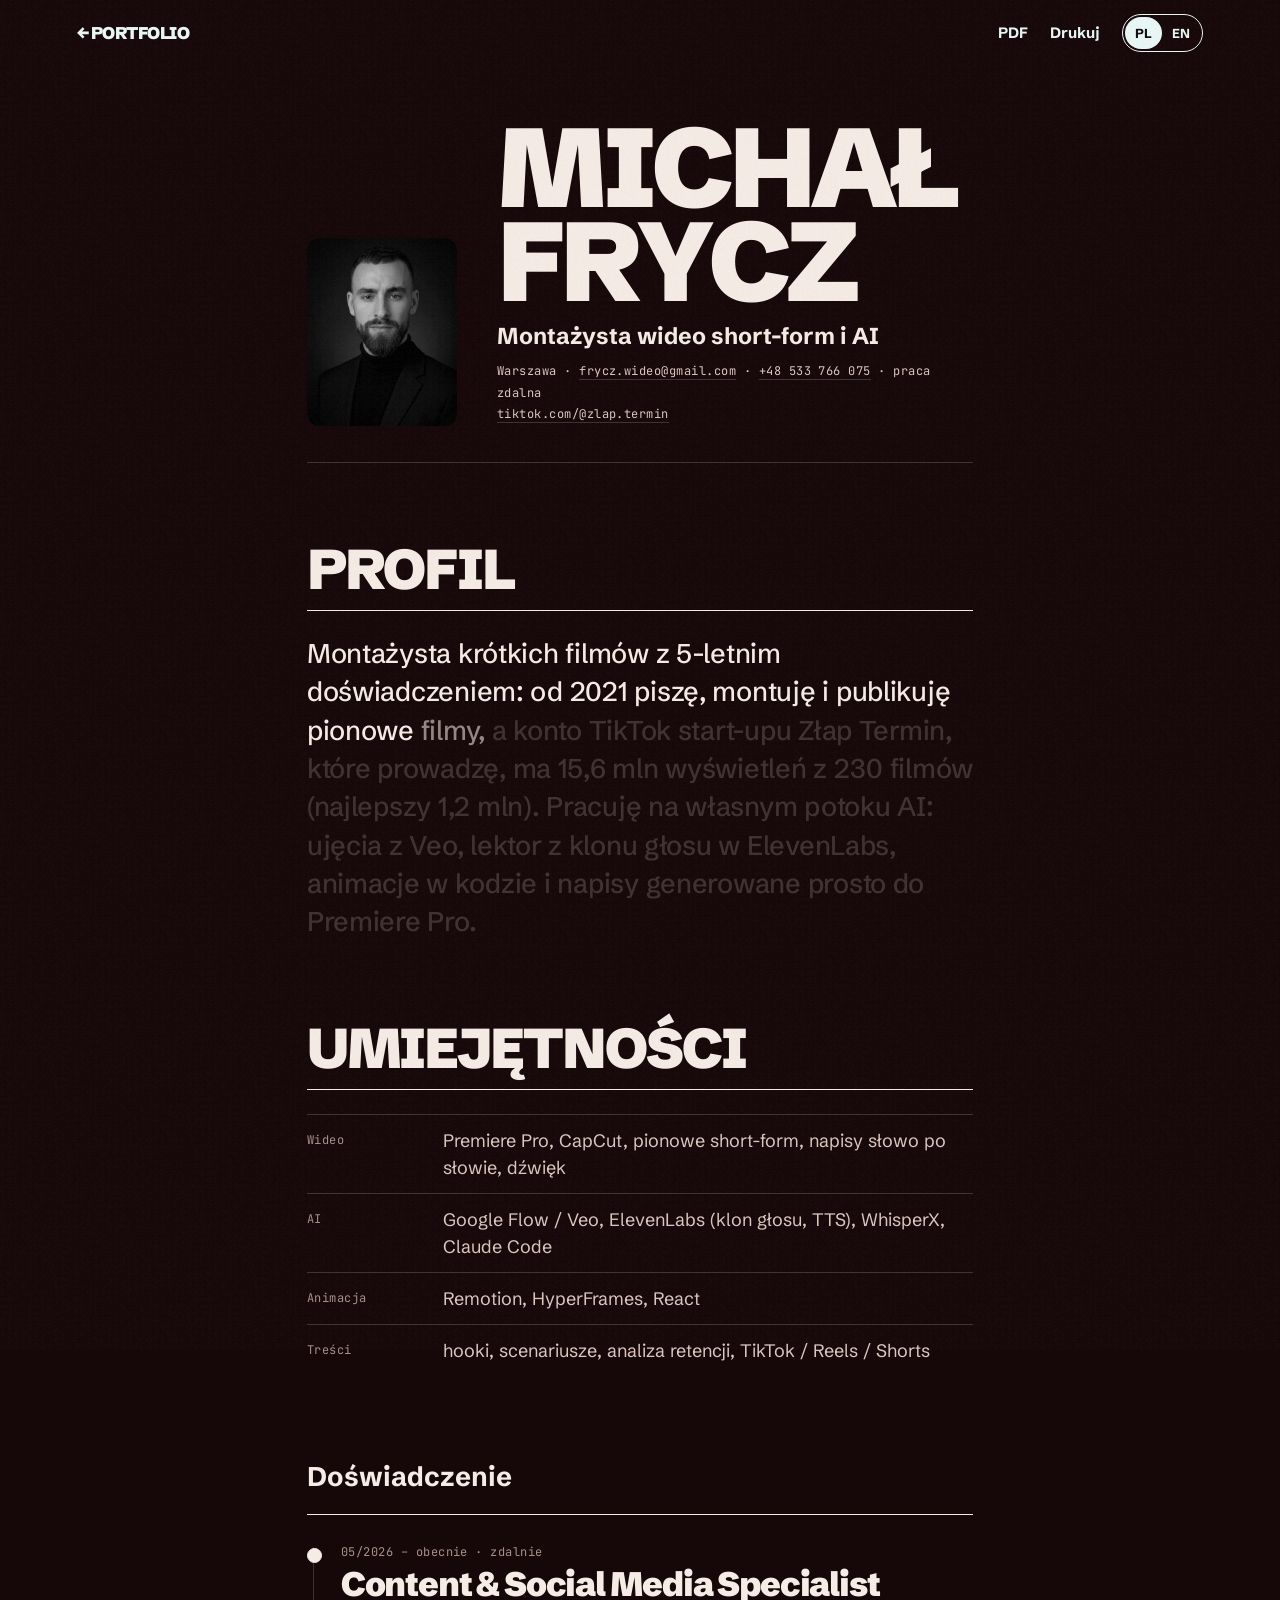
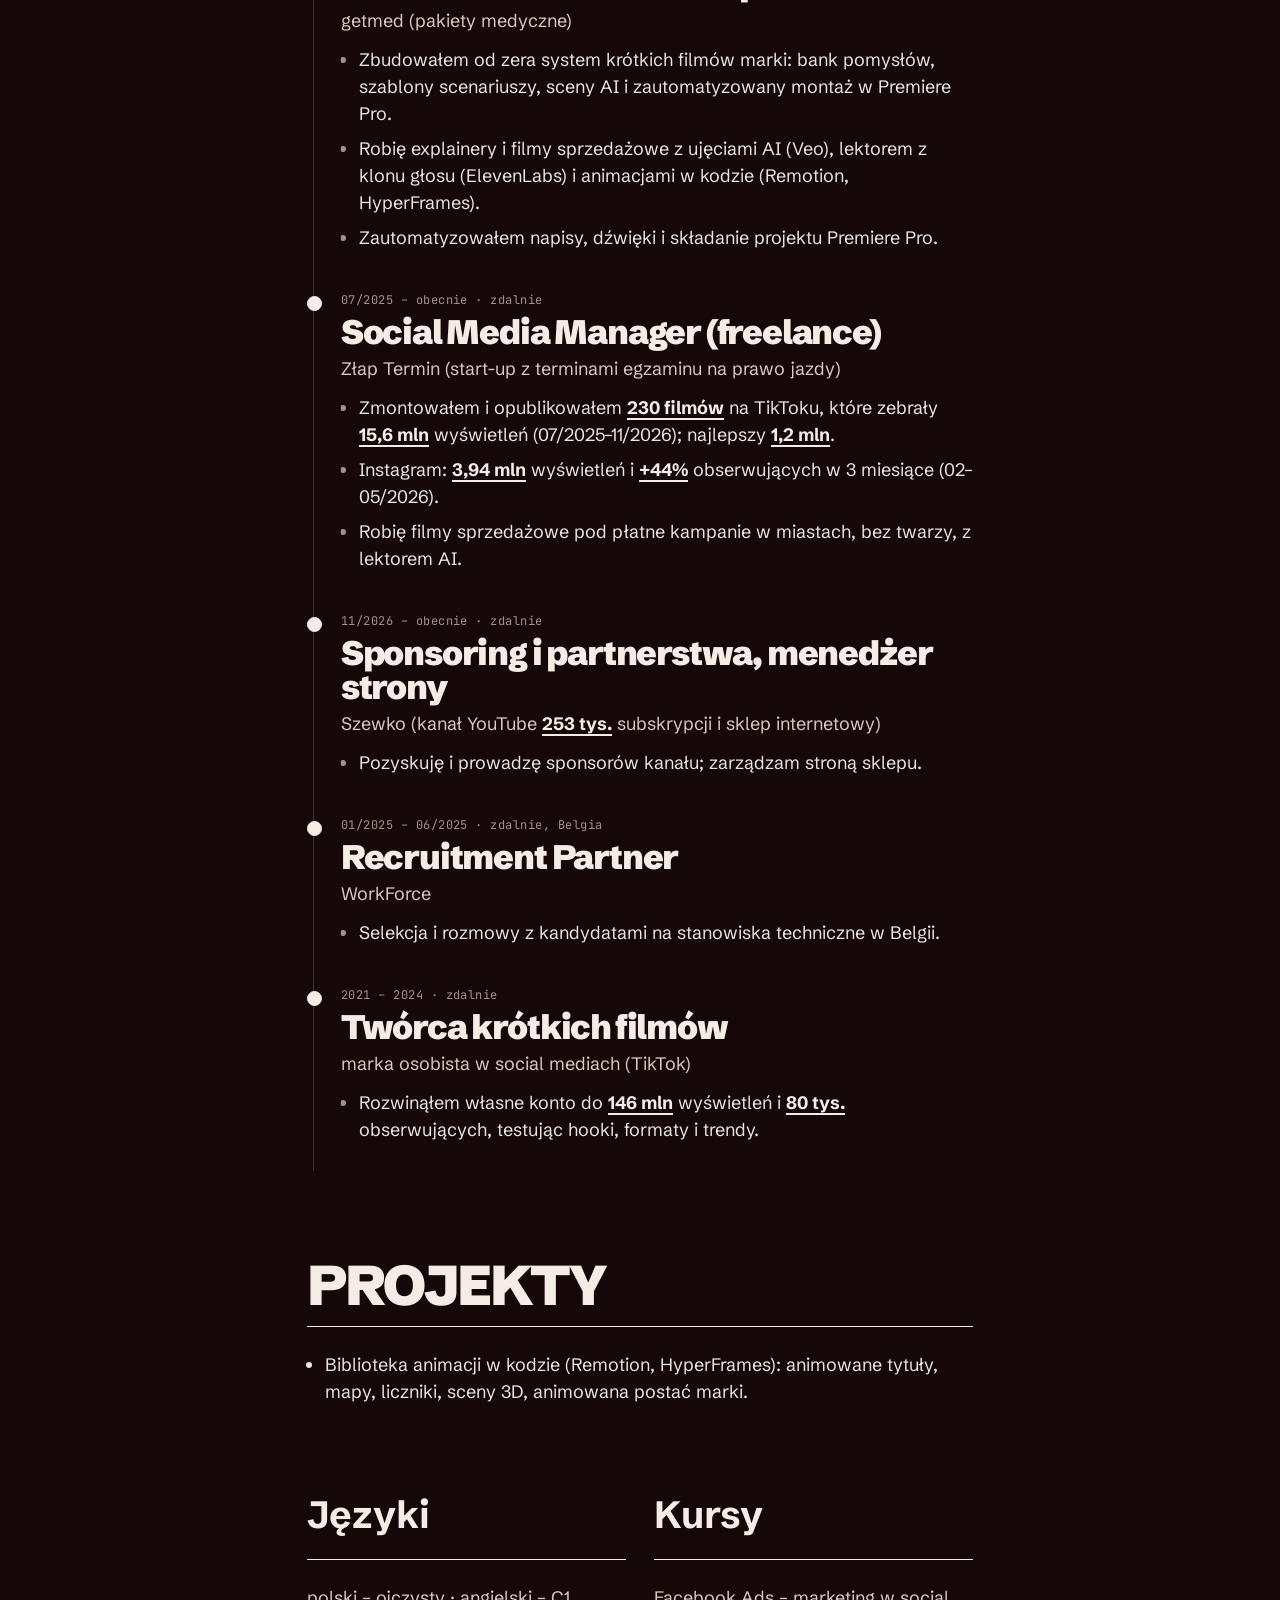
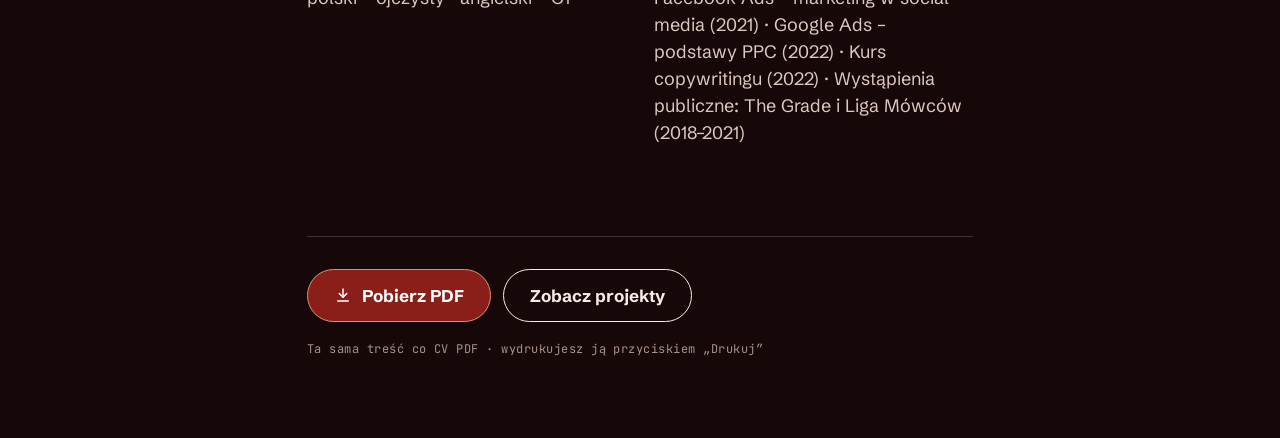
<file: praca/cv.html>
<!doctype html>
<html lang="pl" data-j="pl" data-tytul-pl="Michał Frycz – CV (animowane)" data-tytul-en="Michał Frycz – CV (animated)">
<head>
<meta charset="utf-8">
<link rel="icon" href="../favicon.ico" sizes="48x48"><link rel="apple-touch-icon" href="../apple-touch-icon.png">
<meta name="viewport" content="width=device-width, initial-scale=1">
<title>Michał Frycz – CV (animowane)</title>
<meta name="description" content="CV Michała Frycza – montażysta wideo short-form i AI. Ta sama treść co CV PDF.">
<link rel="preconnect" href="https://fonts.googleapis.com">
<link rel="preconnect" href="https://fonts.gstatic.com" crossorigin>
<link href="https://fonts.googleapis.com/css2?family=Schibsted+Grotesk:wght@400;500;700;900&family=JetBrains+Mono:wght@400&display=swap" rel="stylesheet">
<link rel="stylesheet" href="wspolne.css">
<script src="jezyk.js"></script>
<style>
.pasek .narz{display:flex;gap:clamp(10px,2vw,22px);align-items:center}
.pasek button.tekst{background:none;border:0;color:inherit;font:inherit;cursor:pointer;padding:6px 0;min-height:32px}
.kartka{max-width:820px;margin:0 auto;padding:120px var(--margines) 80px}

/* nagłówek */
.glowa{display:grid;grid-template-columns:auto 1fr;gap:clamp(20px,4vw,40px);align-items:end;padding-bottom:36px;border-bottom:1px solid var(--linia)}
.foto{width:clamp(96px,16vw,150px);aspect-ratio:4/5;border-radius:12px;overflow:hidden;background:#151515}
.foto img{width:100%;height:100%;object-fit:cover;filter:grayscale(1) contrast(1.06)}
html[data-j=en] .foto{display:none}
html[data-j=en] .glowa{grid-template-columns:1fr}
.glowa h1{font:900 clamp(54px,10vw,112px)/.84 "Schibsted Grotesk";letter-spacing:-.045em;text-transform:uppercase}
.glowa h1 .slowo{display:inline-block;white-space:nowrap}
.glowa h1 .lit{display:inline-block}
.stanowisko{margin-top:14px;font:700 clamp(18px,2vw,23px)/1.25 "Schibsted Grotesk"}
.kontakt-l{margin-top:10px;color:var(--txt2);line-height:1.8}
.kontakt-l a{text-decoration:none;border-bottom:1px solid var(--linia)}
.kontakt-l a:hover{border-color:var(--txt)}

/* sekcje */
.sekcja{margin-top:clamp(56px,9vh,96px)}
.sekcja>h2{font:900 clamp(34px,5vw,56px)/.9 "Schibsted Grotesk";letter-spacing:-.04em;text-transform:uppercase}
.kreska{height:1px;background:var(--txt);margin:16px 0 24px;transform:scaleX(0);transform-origin:left;transition:transform 1.2s var(--ease) .15s}
.widac .kreska{transform:none}
.profil{font:500 clamp(20px,2.3vw,27px)/1.42 "Schibsted Grotesk";letter-spacing:-.01em;text-wrap:pretty}
.profil .s{opacity:var(--o,1);transition:opacity .25s linear}
.umiej-l{list-style:none;display:grid;gap:0}
.umiej-l li{display:grid;grid-template-columns:120px 1fr;gap:16px;padding:12px 0;border-top:1px solid var(--linia);color:var(--txt2);opacity:0;transform:translateX(-40px);transition:opacity .8s var(--ease),transform .8s var(--ease)}
.umiej-l li .mono{color:var(--szary);padding-top:4px}
.widac .umiej-l li{opacity:1;transform:none}

/* oś czasu doświadczenia */
.os{position:relative;padding-left:34px}
.os::before{content:"";position:absolute;left:6px;top:8px;bottom:8px;width:1px;background:var(--linia)}
.os::after{content:"";position:absolute;left:6px;top:8px;width:1px;height:calc((100% - 16px)*var(--p,0));background:var(--txt)}
.praca{position:relative;padding:4px 0 36px;opacity:0;transform:translateY(50px);transition:opacity .9s var(--ease),transform .9s var(--ease)}
.praca>*{clip-path:inset(0 0 100% 0);transition:clip-path 1.1s var(--ease)}
.praca>:nth-child(2){transition-delay:.08s}.praca>:nth-child(3){transition-delay:.16s}.praca>:nth-child(n+4){transition-delay:.24s}
.praca.widac{opacity:1;transform:none}
.praca.widac>*{clip-path:inset(0 0 -20% 0)}
.praca::before{content:"";position:absolute;left:-34px;top:9px;width:13px;height:13px;border-radius:50%;background:var(--tlo);border:1px solid var(--txt);transition:background .5s}
.praca.widac::before{background:var(--txt)}
.praca .daty{color:var(--szary)}
.praca h3{font:900 clamp(24px,3vw,34px)/1 "Schibsted Grotesk";letter-spacing:-.035em;margin-top:6px}
.praca .firma{color:var(--txt2);margin-top:6px}
.praca ul{margin-top:12px;padding-left:18px;display:grid;gap:8px;color:#e6e6e2}
.praca li::marker{color:var(--szary)}
/* liczby w tekście: podkreślenie przeciąga się po wejściu */
.num{font-weight:700;color:var(--txt);background:linear-gradient(var(--txt),var(--txt)) 0 100%/0% 2px no-repeat;transition:background-size 1s var(--ease) .5s;padding-bottom:1px}
.widac .num{background-size:100% 2px}
.lista-p{padding-left:18px;display:grid;gap:8px;color:#e6e6e2}
.dwie{display:grid;grid-template-columns:1fr 1fr;gap:28px}
.dwie p{color:var(--txt2)}
.dol{margin-top:clamp(64px,10vh,110px);padding-top:32px;border-top:1px solid var(--linia);display:flex;flex-wrap:wrap;gap:12px;align-items:center}
.dol .mono{color:var(--szary);flex-basis:100%;margin-top:6px}
.odslon{opacity:0;transform:translateY(30px);transition:opacity .9s var(--ease),transform .9s var(--ease)}
.odslon.widac{opacity:1;transform:none}
@media (max-width:640px){
  .glowa{grid-template-columns:1fr}
  .umiej-l li{grid-template-columns:1fr;gap:2px}
  .dwie{grid-template-columns:1fr}
  .pasek .szeroki{display:none}
}

/* bez ruchu: wszystko widoczne od razu */
.rm .odslon,.rm .praca,.rm .praca>*,.rm .umiej-l li{opacity:1;transform:none;clip-path:none;transition:none}
.rm .kreska{transform:none;transition:none}
.rm .num{background-size:100% 2px;transition:none}
.rm .os::after{height:calc(100% - 16px)}
.rm .profil .s{opacity:1}

/* druk: czarne na białym, A4, bez animacji i paska */
@media print{
  @page{size:A4;margin:12mm 14mm}
  html,body{background:#fff!important;color:#111!important;font-size:10pt}
  .pasek,.ziarno,.dol{display:none!important}
  .kartka{max-width:none;padding:0}
  .glowa{border-color:#bbb;padding-bottom:12px}
  .glowa h1{font-size:30pt}
  .stanowisko{font-size:12pt;margin-top:6px}
  .kontakt-l,.umiej-l li,.praca .firma,.dwie p,.praca ul,.lista-p{color:#222!important}
  .sekcja{margin-top:16px;break-inside:auto}
  .sekcja h2{font-size:13pt!important;letter-spacing:.02em}
  .kreska{transform:none!important;background:#111;margin:4px 0 8px}
  .profil{font-size:10.5pt;line-height:1.4}
  .profil .s{opacity:1!important}
  .odslon,.praca,.praca>*,.umiej-l li{opacity:1!important;transform:none!important;clip-path:none!important;transition:none!important}
  .umiej-l li{padding:3px 0;border-color:#ddd}
  .os{padding-left:16px}
  .os::before{background:#ccc}.os::after{display:none}
  .praca{padding-bottom:10px;break-inside:avoid}
  .praca::before{left:-16px;width:7px;height:7px;top:5px;background:#111!important;border-color:#111}
  .praca h3{font-size:12pt}
  .praca ul{gap:2px;margin-top:4px}
  .num{color:#111;background:none!important}
  .mono{color:#555!important}
  .foto img{filter:none}
  a{color:#111;border:0!important}
}
</style>
</head>
<body>
<div class="ziarno" aria-hidden="true"></div>
<header class="pasek">
  <a class="marka" href="index.html" data-wew="index.html"><span aria-hidden="true">←</span> <span class="szeroki">Portfolio</span></a>
  <div class="narz">
    <a class="szeroki" href="../cv/Michal_Frycz_CV_wideo_PL.pdf" data-href-pl="../cv/Michal_Frycz_CV_wideo_PL.pdf" data-href-en="../cv/Michal_Frycz_CV_wideo_EN.pdf" download>PDF</a>
    <button type="button" class="tekst" onclick="print()"><span class="pl">Drukuj</span><span class="en">Print</span></button>
    <div class="jezyki" role="group" aria-label="Język / Language">
      <button type="button" data-jezyk="pl" aria-pressed="true">PL</button>
      <button type="button" data-jezyk="en" aria-pressed="false">EN</button>
    </div>
  </div>
</header>

<main class="kartka">
  <header class="glowa">
    <div class="foto"><img src="media/michal-cv.jpg" alt="Michał Frycz" width="480" height="643"></div>
    <div>
      <h1 id="imie">Michał Frycz</h1>
      <p class="stanowisko"><span class="pl">Montażysta wideo short-form i AI</span><span class="en">Short-form &amp; AI Video Editor</span></p>
      <p class="kontakt-l mono"><span class="pl">Warszawa</span><span class="en">Warsaw, Poland</span> · <a href="mailto:frycz.wideo@gmail.com">frycz.wideo@gmail.com</a> · <a href="tel:+48533766075">+48 533 766 075</a> · <span class="pl">praca zdalna</span><span class="en">Remote</span><br><a href="https://www.tiktok.com/@zlap.termin">tiktok.com/@zlap.termin</a></p>
    </div>
  </header>

  <section class="sekcja odslon" aria-labelledby="h-profil">
    <h2 id="h-profil"><span class="pl">Profil</span><span class="en">Profile</span></h2><div class="kreska"></div>
    <p class="profil" id="profil"><span class="pl">Montażysta krótkich filmów z 5-letnim doświadczeniem: od 2021 piszę, montuję i publikuję pionowe filmy, a konto TikTok start-upu Złap Termin, które prowadzę, ma 15,6 mln wyświetleń z 230 filmów (najlepszy 1,2 mln). Pracuję na własnym potoku AI: ujęcia z Veo, lektor z klonu głosu w ElevenLabs, animacje w kodzie i napisy generowane prosto do Premiere Pro.</span><span class="en">Short-form video editor with 5 years of experience: since 2021 I have scripted, edited and published vertical videos; the TikTok account I run for a driving-test booking start-up reached 15.6M views across 230 videos, with the top video at 1.2M. I produce faster with my own AI pipeline: Veo footage, ElevenLabs voice cloning, code-based motion graphics and captions generated straight into Premiere Pro.</span></p>
  </section>

  <section class="sekcja odslon" aria-labelledby="h-umiej">
    <h2 id="h-umiej"><span class="pl">Umiejętności</span><span class="en">Skills</span></h2><div class="kreska"></div>
    <ul class="umiej-l">
      <li><span class="mono"><span class="pl">Wideo</span><span class="en">Video</span></span><span><span class="pl">Premiere Pro, CapCut, pionowe short-form, napisy słowo po słowie, dźwięk</span><span class="en">Premiere Pro, CapCut, vertical short-form, word-by-word captions, sound design</span></span></li>
      <li style="transition-delay:.08s"><span class="mono">AI</span><span>Google Flow / Veo, ElevenLabs <span class="pl">(klon głosu, TTS)</span><span class="en">(voice cloning, TTS)</span>, WhisperX, Claude Code</span></li>
      <li style="transition-delay:.16s"><span class="mono"><span class="pl">Animacja</span><span class="en">Motion</span></span><span>Remotion, HyperFrames, React</span></li>
      <li style="transition-delay:.24s"><span class="mono"><span class="pl">Treści</span><span class="en">Content</span></span><span><span class="pl">hooki, scenariusze, analiza retencji, TikTok / Reels / Shorts</span><span class="en">hooks, scriptwriting, retention analysis, TikTok / Reels / Shorts</span></span></li>
    </ul>
  </section>

  <section class="sekcja" aria-labelledby="h-dosw">
    <div class="odslon"><h2 id="h-dosw"><span class="pl">Doświadczenie</span><span class="en">Experience</span></h2><div class="kreska"></div></div>
    <div class="os" id="os">
      <article class="praca">
        <p class="daty mono"><span class="pl">05/2026 – obecnie · zdalnie</span><span class="en">05/2026 – present · Remote</span></p>
        <h3>Content &amp; Social Media Specialist</h3>
        <p class="firma"><span class="pl">getmed (pakiety medyczne)</span><span class="en">getmed (health subscription plans)</span></p>
        <ul class="pl">
          <li>Zbudowałem od zera system krótkich filmów marki: bank pomysłów, szablony scenariuszy, sceny AI i zautomatyzowany montaż w Premiere Pro.</li>
          <li>Robię explainery i filmy sprzedażowe z ujęciami AI (Veo), lektorem z klonu głosu (ElevenLabs) i animacjami w kodzie (Remotion, HyperFrames).</li>
          <li>Zautomatyzowałem napisy, dźwięki i składanie projektu Premiere Pro.</li>
        </ul>
        <ul class="en">
          <li>Built the brand's short-form video system from scratch: idea bank, script templates, AI scenes and an automated Premiere Pro editing pipeline.</li>
          <li>Produce explainers and sales videos with AI footage (Veo), cloned voiceover (ElevenLabs) and code-animated graphics (Remotion, HyperFrames).</li>
          <li>Automated captions, sound-effect placement and Premiere Pro project assembly.</li>
        </ul>
      </article>
      <article class="praca">
        <p class="daty mono"><span class="pl">07/2025 – obecnie · zdalnie</span><span class="en">07/2025 – present · Remote</span></p>
        <h3>Social Media Manager (freelance)</h3>
        <p class="firma"><span class="pl">Złap Termin (start-up z terminami egzaminu na prawo jazdy)</span><span class="en">Złap Termin (driving-test booking start-up)</span></p>
        <ul class="pl">
          <li>Zmontowałem i opublikowałem <span class="num">230 filmów</span> na TikToku, które zebrały <span class="num">15,6 mln</span> wyświetleń (07/2025–11/2026); najlepszy <span class="num">1,2 mln</span>.</li>
          <li>Instagram: <span class="num">3,94 mln</span> wyświetleń i <span class="num">+44%</span> obserwujących w 3 miesiące (02–05/2026).</li>
          <li>Robię filmy sprzedażowe pod płatne kampanie w miastach, bez twarzy, z lektorem AI.</li>
        </ul>
        <ul class="en">
          <li>Edited and published <span class="num">230 TikTok videos</span> that reached <span class="num">15.6M</span> views (07/2025–11/2026); top video <span class="num">1.2M</span> views.</li>
          <li>Instagram: <span class="num">3.94M</span> views and <span class="num">+44%</span> followers in three months (02–05/2026).</li>
          <li>Produce sales videos for paid city campaigns, faceless with AI voiceover.</li>
        </ul>
      </article>
      <article class="praca">
        <p class="daty mono"><span class="pl">11/2026 – obecnie · zdalnie</span><span class="en">11/2026 – present · Remote</span></p>
        <h3><span class="pl">Sponsoring i partnerstwa, menedżer strony</span><span class="en">Sponsorship &amp; Partnerships, Website Manager</span></h3>
        <p class="firma"><span class="pl">Szewko (kanał YouTube <span class="num">253 tys.</span> subskrypcji i sklep internetowy)</span><span class="en">Szewko (YouTube channel, <span class="num">253K</span> subscribers, and online shop)</span></p>
        <ul class="pl"><li>Pozyskuję i prowadzę sponsorów kanału; zarządzam stroną sklepu.</li></ul>
        <ul class="en"><li>Win and manage sponsor deals for the channel; manage the online shop website.</li></ul>
      </article>
      <article class="praca">
        <p class="daty mono"><span class="pl">01/2025 – 06/2025 · zdalnie, Belgia</span><span class="en">01/2025 – 06/2025 · Remote, Belgium</span></p>
        <h3>Recruitment Partner</h3>
        <p class="firma">WorkForce</p>
        <ul class="pl"><li>Selekcja i rozmowy z kandydatami na stanowiska techniczne w Belgii.</li></ul>
        <ul class="en"><li>Screened and interviewed candidates for technical roles across Belgium.</li></ul>
      </article>
      <article class="praca">
        <p class="daty mono"><span class="pl">2021 – 2024 · zdalnie</span><span class="en">2021 – 2024 · Remote</span></p>
        <h3><span class="pl">Twórca krótkich filmów</span><span class="en">Short-form Video Creator</span></h3>
        <p class="firma"><span class="pl">marka osobista w social mediach (TikTok)</span><span class="en">Personal brand on social media (TikTok)</span></p>
        <ul class="pl"><li>Rozwinąłem własne konto do <span class="num">146 mln</span> wyświetleń i <span class="num">80 tys.</span> obserwujących, testując hooki, formaty i trendy.</li></ul>
        <ul class="en"><li>Grew my own account to <span class="num">146M</span> views and <span class="num">80K</span> followers, testing hooks, formats and trends.</li></ul>
      </article>
    </div>
  </section>

  <section class="sekcja odslon" aria-labelledby="h-proj">
    <h2 id="h-proj"><span class="pl">Projekty</span><span class="en">Projects</span></h2><div class="kreska"></div>
    <ul class="lista-p pl">
      <li>Biblioteka animacji w kodzie (Remotion, HyperFrames): animowane tytuły, mapy, liczniki, sceny 3D, animowana postać marki.</li>
    </ul>
    <ul class="lista-p en">
      <li>Code-based motion graphics library (Remotion, HyperFrames): animated titles, maps, counters, 3D scenes, animated brand character.</li>
    </ul>
  </section>

  <section class="sekcja odslon dwie" aria-label="Języki i kursy">
    <div><h2 style="font-size:clamp(26px,3.4vw,38px)"><span class="pl">Języki</span><span class="en">Languages</span></h2><div class="kreska"></div><p><span class="pl">polski – ojczysty · angielski – C1</span><span class="en">Polish – native · English – C1</span></p></div>
    <div><h2 style="font-size:clamp(26px,3.4vw,38px)"><span class="pl">Kursy</span><span class="en">Courses</span></h2><div class="kreska"></div>
      <p class="pl">Facebook Ads – marketing w social media (2021) · Google Ads – podstawy PPC (2022) · Kurs copywritingu (2022) · Wystąpienia publiczne: The Grade i Liga Mówców (2018–2021)</p>
      <p class="en">Facebook Ads – social media marketing (2021) · Google Ads – PPC fundamentals (2022) · Copywriting course (2022) · Public speaking: The Grade and Liga Mówców (2018–2021)</p>
    </div>
  </section>

  <div class="dol">
    <a class="przycisk pelny" href="../cv/Michal_Frycz_CV_wideo_PL.pdf" data-href-pl="../cv/Michal_Frycz_CV_wideo_PL.pdf" data-href-en="../cv/Michal_Frycz_CV_wideo_EN.pdf" download><svg viewBox="0 0 24 24" fill="none" stroke="currentColor" stroke-width="2" stroke-linecap="round" stroke-linejoin="round" aria-hidden="true"><path d="M12 4v11"/><path d="m7 10 5 5 5-5"/><path d="M5 20h14"/></svg><span class="pl">Pobierz PDF</span><span class="en">Download PDF</span></a>
    <a class="przycisk" href="index.html#zlap-termin" data-wew="index.html#projekty"><span class="pl">Zobacz projekty</span><span class="en">See the work</span></a>
    <span class="mono"><span class="pl">Ta sama treść co CV PDF · wydrukujesz ją przyciskiem „Drukuj”</span><span class="en">Same content as the PDF CV · print it with the “Print” button</span></span>
  </div>
</main>

<script>
(function(){
const root=document.documentElement,mq=matchMedia('(prefers-reduced-motion: reduce)');
let RM=mq.matches;root.classList.toggle('rm',RM);
mq.addEventListener('change',e=>{RM=e.matches;root.classList.toggle('rm',RM);klatka()});
const ogr=(v,a=0,b=1)=>Math.min(b,Math.max(a,v));

// imię: litery spadają
const imie=document.getElementById('imie');
imie.innerHTML=imie.textContent.split(' ').map(s=>`<span class="slowo">${[...s].map(c=>`<span class="lit">${c}</span>`).join('')}</span>`).join(' ');
if(!RM)imie.querySelectorAll('.lit').forEach((l,i)=>l.animate([{opacity:0,transform:`translateY(-110%) rotate(${(i%2?1:-1)*22}deg)`},{opacity:1,transform:'none'}],{duration:850,delay:120+i*50,easing:'cubic-bezier(.16,1,.3,1)',fill:'backwards'}));
// reszta nagłówka wjeżdża po imieniu
if(!RM)document.querySelectorAll('.stanowisko,.kontakt-l,.foto').forEach((el,i)=>el.animate([{opacity:0,transform:'translateY(24px)',filter:'blur(8px)'},{opacity:1,transform:'none',filter:'blur(0)'}],{duration:900,delay:650+i*120,easing:'cubic-bezier(.16,1,.3,1)',fill:'backwards'}));

// profil: słowa zapalają się w rytmie czytania (przewijanie)
document.querySelectorAll('#profil>span').forEach(sp=>{sp.innerHTML=sp.textContent.split(' ').map(w=>`<span class="s">${w}</span>`).join(' ')});
const profil=document.getElementById('profil'),os=document.getElementById('os');

function klatka(){
  const vh=innerHeight;
  // profil
  const sl=[...profil.querySelectorAll(`.${MF.jezyk()} .s`)],r=profil.getBoundingClientRect();
  const t=RM?1:ogr((vh*0.85-r.top)/(r.height+vh*0.35));
  sl.forEach((s,i)=>s.style.setProperty('--o',(.18+.82*ogr(t*sl.length*1.15-i)).toFixed(2)));
  // oś czasu rysuje się z przewijaniem
  const ro=os.getBoundingClientRect();
  os.style.setProperty('--p',RM?1:ogr((vh*0.7-ro.top)/ro.height).toFixed(3));
}
let raf=false;addEventListener('scroll',()=>{if(!raf){raf=true;requestAnimationFrame(()=>{klatka();raf=false})}},{passive:true});
addEventListener('resize',klatka);addEventListener('jezyk',klatka);klatka();

const io=new IntersectionObserver(es=>es.forEach(e=>{if(e.isIntersecting){e.target.classList.add('widac');io.unobserve(e.target)}}),{threshold:.15,rootMargin:'0px 0px -6% 0px'});
document.querySelectorAll('.odslon,.praca').forEach(el=>io.observe(el));
// druk: wszystko widoczne niezależnie od miejsca przewinięcia
addEventListener('beforeprint',()=>document.querySelectorAll('.odslon,.praca').forEach(el=>el.classList.add('widac')));
})();
</script>
</body>
</html>
</file>
<file: praca/wspolne.css>
/* Wspólne dla index.html i cv.html (tor B – strona dla pracodawców).
   Kolory tylko tutaj: podmiana palety = zmiana wartości na :root. */
:root{
  --tlo:#160709;          /* czerń strony */
  --txt:#f6ece6;          /* biel tekstu */
  --szary:#a8908a;        /* etykiety, źródła */
  --txt2:#dcc8c0;         /* tekst drugiego planu na ciemnym */
  --linia:rgba(242,241,244,.18);
  --przycisk:#8a1f1a;   /* brąz przycisków (figa – wybór Michała 23.11) */
  --akcent-jasny:#8a1f1a;  /* liczby i obrys na jasnych sekcjach (7,5:1) */
  --jasne-tlo:#f4e6da; /* sekcje odwrócone */
  --jasne-txt:#1f0c0d;
  --jasne-szary:#7a5c55;  /* 6,9:1 na #f4f4f2 */
  --akcent:#df8f75;    /* tu wejdzie fiolet/brąz w etapie 2 */
  --ease:cubic-bezier(.16,1,.3,1);
  --margines:clamp(24px,6vw,96px);
}
*{box-sizing:border-box;margin:0;padding:0}
html{overflow-x:clip;background:var(--tlo);color:var(--txt);font-family:"Schibsted Grotesk",system-ui,sans-serif;-webkit-text-size-adjust:100%;scroll-padding-top:72px}
body{overflow-x:clip;font-size:18px;line-height:1.5}
::selection{background:var(--txt);color:var(--tlo)}
.jasne ::selection{background:var(--tlo);color:var(--txt)}
a{color:inherit;text-underline-offset:.22em;text-decoration-thickness:1px}
img,video{display:block;max-width:100%}
:focus-visible{outline:2px solid var(--txt);outline-offset:3px;border-radius:4px}
.jasne :focus-visible{outline-color:var(--tlo)}
html{scrollbar-color:#3a3a38 var(--tlo)}
::-webkit-scrollbar{width:10px}::-webkit-scrollbar-track{background:var(--tlo)}::-webkit-scrollbar-thumb{background:#3a3a38;border-radius:10px;border:2px solid var(--tlo)}

/* języki: <span class="pl">…</span><span class="en">…</span> */
html[data-j=pl] .en,html[data-j=en] .pl{display:none!important}

.mono{font-family:"JetBrains Mono",ui-monospace,monospace;font-size:12px;letter-spacing:.04em;font-variant-numeric:tabular-nums}

/* ziarno filmowe */
.ziarno{position:fixed;inset:-50%;pointer-events:none;z-index:90;opacity:.07;background:url("data:image/svg+xml,%3Csvg xmlns='http://www.w3.org/2000/svg' width='200' height='200'%3E%3Cfilter id='n'%3E%3CfeTurbulence baseFrequency='.85' numOctaves='3'/%3E%3C/filter%3E%3Crect width='200' height='200' filter='url(%23n)'/%3E%3C/svg%3E");animation:ziarno .5s steps(4) infinite}
@keyframes ziarno{25%{transform:translate(-3%,2%)}50%{transform:translate(2%,-4%)}75%{transform:translate(-1%,3%)}}

/* górny pasek – różnica kolorów, czytelny na czarnym i białym */
.pasek{position:fixed;z-index:80;top:0;left:0;right:0;display:flex;align-items:center;justify-content:space-between;gap:16px;padding:14px var(--margines);color:#fff;mix-blend-mode:difference;font-weight:700;font-size:15px}
.pasek a{text-decoration:none}
.pasek .marka{font-weight:900;letter-spacing:-.03em;font-size:17px;text-transform:uppercase}
.pasek nav{display:flex;gap:clamp(12px,2.4vw,32px);align-items:center}
.pasek nav a{position:relative;padding:6px 0}
.pasek nav a::after{content:"";position:absolute;left:0;right:0;bottom:2px;height:1px;background:currentColor;transform:scaleX(0);transform-origin:right;transition:transform .45s var(--ease)}
.pasek nav a:hover::after{transform:scaleX(1);transform-origin:left}
.jezyki{display:flex;border:1px solid currentColor;border-radius:999px;padding:2px}
.jezyki button{border:0;background:none;color:inherit;font:700 13px "Schibsted Grotesk";padding:6px 10px;border-radius:999px;cursor:pointer;min-height:32px}
.jezyki button[aria-pressed=true]{background:#fff;color:#000}
@media (max-width:820px){.pasek nav .szeroki{display:none}}

/* przyciski */
.przycisk{display:inline-flex;align-items:center;gap:10px;font:700 17px "Schibsted Grotesk";padding:15px 26px;border-radius:999px;text-decoration:none;border:1px solid currentColor;transition:background .3s,color .3s,transform .5s var(--ease);min-height:48px}
.przycisk.pelny{background:var(--txt);color:var(--tlo);border-color:var(--txt)}
.przycisk.pelny:hover{background:transparent;color:var(--txt)}
.przycisk:not(.pelny):hover{background:var(--txt);color:var(--tlo)}
.jasne .przycisk.pelny{background:var(--tlo);color:var(--txt);border-color:var(--tlo)}
.jasne .przycisk.pelny:hover{background:transparent;color:var(--tlo)}
.jasne .przycisk:not(.pelny):hover{background:var(--tlo);color:var(--txt)}
.przycisk svg{width:18px;height:18px;flex:none}

/* odsłanianie słów: JS owija słowa w .sl > span */
.podzial .sl{display:inline-block;overflow:hidden;vertical-align:top;padding-bottom:.08em;margin-bottom:-.08em}
.podzial .sl>span{display:inline-block;transform:translateY(110%) rotate(7deg);transform-origin:0 100%;transition:transform 1s var(--ease)}
.widac .podzial .sl>span,.podzial.widac .sl>span{transform:none}

@media (prefers-reduced-motion:reduce){
  .ziarno{animation:none}
  .podzial .sl>span{transform:none!important;transition:none}
  *{scroll-behavior:auto!important}
}

/* ===== KOLORY (wybór Michała 23.11.2026): czerń z nutą fioletu + brąz ===== */
.przycisk.pelny{background:var(--przycisk);color:#fff;border-color:var(--akcent)}
.przycisk.pelny:hover{background:var(--akcent);color:var(--tlo);border-color:var(--akcent)}
.jasne .przycisk.pelny{background:var(--przycisk);color:#fff;border-color:var(--przycisk)}
.jasne .przycisk.pelny:hover{background:transparent;color:var(--przycisk)}
.wiersz-l b,.licz{color:var(--akcent)}
::selection{background:var(--akcent);color:var(--tlo)}
.jasne .licz,.jasne .wiersz-l b{color:var(--akcent-jasny)}
.jasne :focus-visible{outline-color:var(--akcent-jasny)}
</file>
<file: projekty/wspolne.css>
/* Portfolio pokazowe – wspólne dla wersji „linia” i „wystawa”.
   Paleta Figa (wybór Michała 23.11). Podmiana koloru = zmiana na :root. */
:root{
  --tlo:#160709;
  --kafel:#22100f;
  --rama:#321816;
  --txt:#f6ece6;
  --txt2:#dcc8c0;
  --szary:#a8908a;
  --akcent:#df8f75;
  --przycisk:#8a1f1a;
  --jasne:#f4e6da;
  --jtxt:#1f0c0d;
  --jtxt2:#5d3c3f;
  --jszary:#7a5c55;
  --ease:cubic-bezier(.16,1,.3,1);
  --m:clamp(24px,6vw,96px);
}
*{box-sizing:border-box;margin:0;padding:0}
html{background:var(--tlo);color:var(--txt);font-family:"Schibsted Grotesk",system-ui,sans-serif;-webkit-text-size-adjust:100%;overflow-x:clip;scroll-behavior:smooth}
section[id]{scroll-margin-top:64px}
body{font-size:18px;line-height:1.55;overflow-x:clip}
img,video{display:block;max-width:100%}
a{color:inherit;text-underline-offset:.22em;text-decoration-thickness:1px}
::selection{background:var(--akcent);color:var(--tlo)}
:focus-visible{outline:2px solid var(--akcent);outline-offset:3px;border-radius:4px}
html{scrollbar-color:var(--rama) var(--tlo)}
::-webkit-scrollbar{width:10px}::-webkit-scrollbar-track{background:var(--tlo)}
::-webkit-scrollbar-thumb{background:var(--rama);border-radius:10px;border:2px solid var(--tlo)}
.wykres .liczba{font-variant-numeric:tabular-nums}
.mono{font-family:"JetBrains Mono",ui-monospace,monospace;font-variant-numeric:tabular-nums;letter-spacing:.02em}
.ukryte{position:absolute;width:1px;height:1px;overflow:hidden;clip:rect(0 0 0 0);white-space:nowrap}

/* przycisk */
.btn{display:inline-flex;align-items:center;gap:10px;padding:15px 24px;border-radius:999px;background:var(--przycisk);color:#fff;font-weight:700;font-size:16px;text-decoration:none;border:0;box-shadow:inset 0 0 0 1px rgba(223,143,117,.45);line-height:1.2;cursor:pointer;transition:transform .5s var(--ease),background .3s}
.btn:hover{background:#a3271f;transform:translateY(-2px)}
.btn--obrys{background:transparent;color:inherit;box-shadow:inset 0 0 0 1px currentColor}
.btn--obrys:hover{background:rgba(223,143,117,.12)}
.btn svg{width:18px;height:18px}

/* kafel filmu z podglądem */
.film{position:relative;display:block;width:100%;border:0;padding:0;background:var(--kafel);border-radius:14px;overflow:hidden;cursor:pointer;color:inherit;text-align:left;aspect-ratio:9/16;isolation:isolate}
.film--poziom{aspect-ratio:16/9}
.film video,.film img{position:absolute;inset:0;width:100%;height:100%;object-fit:cover;transition:transform 1.2s var(--ease),filter .6s}
.film:hover video{transform:scale(1.04)}
.film::after{content:"";position:absolute;inset:0;background:linear-gradient(180deg,transparent 45%,rgba(22,7,9,.92));z-index:1}
.film__opis{position:absolute;left:16px;right:16px;bottom:14px;z-index:2}
.film__wynik,.film__tytul{display:block}
.film__wynik,.tabliczka__efekt b,.stacja__efekt b{font-variant-numeric:normal;font-feature-settings:normal}
.film__wynik{font-size:clamp(26px,3vw,38px);font-weight:900;letter-spacing:-.03em;line-height:1;color:var(--txt)}
.film__tytul{font-size:14px;line-height:1.35;color:var(--txt2);margin-top:6px}
.film__graj{position:absolute;top:12px;right:12px;z-index:2;width:40px;height:40px;border-radius:50%;background:rgba(22,7,9,.55);backdrop-filter:blur(8px);display:grid;place-items:center;transition:background .3s}
.film:hover .film__graj{background:var(--przycisk)}
.film__graj svg{width:14px;height:14px;margin-left:2px}

/* okno odtwarzacza */
.okno{position:fixed;inset:0;z-index:100;display:grid;place-items:center;background:rgba(10,3,4,.9);backdrop-filter:blur(14px);opacity:0;pointer-events:none;transition:opacity .4s var(--ease)}
.okno.otwarte{opacity:1;pointer-events:auto}
.okno video{max-height:88vh;max-width:min(92vw,1200px);border-radius:12px;box-shadow:0 30px 80px rgba(0,0,0,.6)}
.okno__zamknij{position:absolute;top:18px;right:18px;width:48px;height:48px;border-radius:50%;border:0;background:var(--kafel);color:var(--txt);cursor:pointer;display:grid;place-items:center}
.okno__zamknij svg{width:20px;height:20px}
.okno__podpis{position:absolute;bottom:18px;left:16px;right:16px;text-align:center;color:var(--txt2);font-size:15px}

/* telefon z zrzutem */
.telefon{border-radius:34px;padding:9px;background:linear-gradient(160deg,#3a1d1b,#120506);box-shadow:0 30px 60px -20px rgba(0,0,0,.7),inset 0 0 0 1px rgba(255,255,255,.06)}
.telefon img{border-radius:26px;width:100%;aspect-ratio:375/760;object-fit:cover;object-position:top}

/* wykres retencji */
.wykres{display:grid;gap:12px}
.wykres__wiersz{display:grid;grid-template-columns:7.5em 1fr;gap:14px;align-items:center;font-size:14px}
.wykres__pas{position:relative;height:26px;border-radius:6px;background:rgba(246,236,230,.06);overflow:hidden}
.wykres__pas i{position:absolute;left:0;top:0;bottom:0;border-radius:6px;transform-origin:left;transform:scaleX(0);transition:transform 1.4s var(--ease)}
.wykres__pas i.a{background:rgba(223,143,117,.35)}
.wykres__pas i.b{background:var(--akcent)}
.wykres.widoczny .wykres__pas i{transform:scaleX(1)}
.wykres__legenda{display:flex;gap:20px;flex-wrap:wrap;font-size:13px;color:var(--szary)}
.wykres__legenda span::before{content:"";display:inline-block;width:12px;height:12px;border-radius:3px;margin-right:8px;vertical-align:-1px;background:var(--akcent)}
.wykres__legenda span.a::before{background:rgba(223,143,117,.35)}

[data-wejscie]{transition:opacity .6s var(--ease),transform .6s var(--ease)}
[data-wejscie].czeka{opacity:0;transform:translateY(12px)}

@media (prefers-reduced-motion:reduce){*{transition:none!important;animation:none!important;scroll-behavior:auto!important}.wykres__pas i{transform:scaleX(1)}}
</file>
